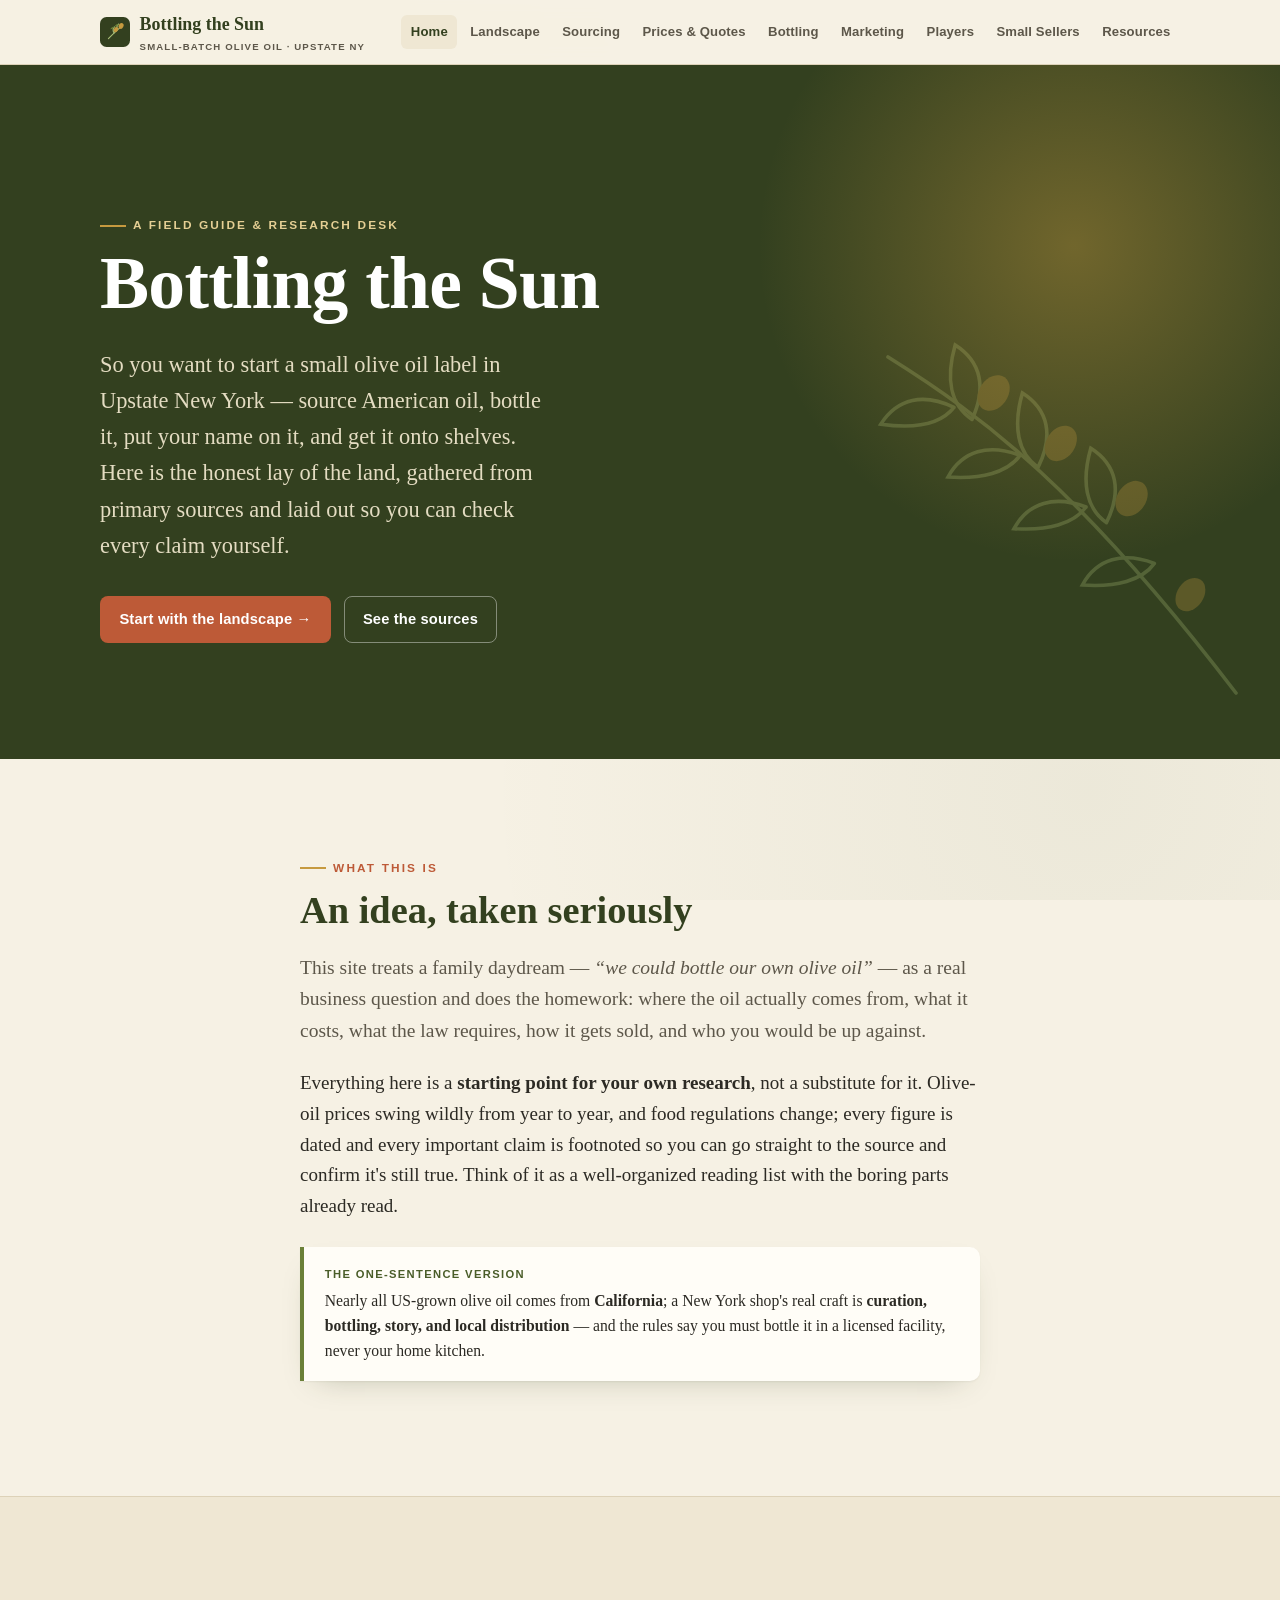
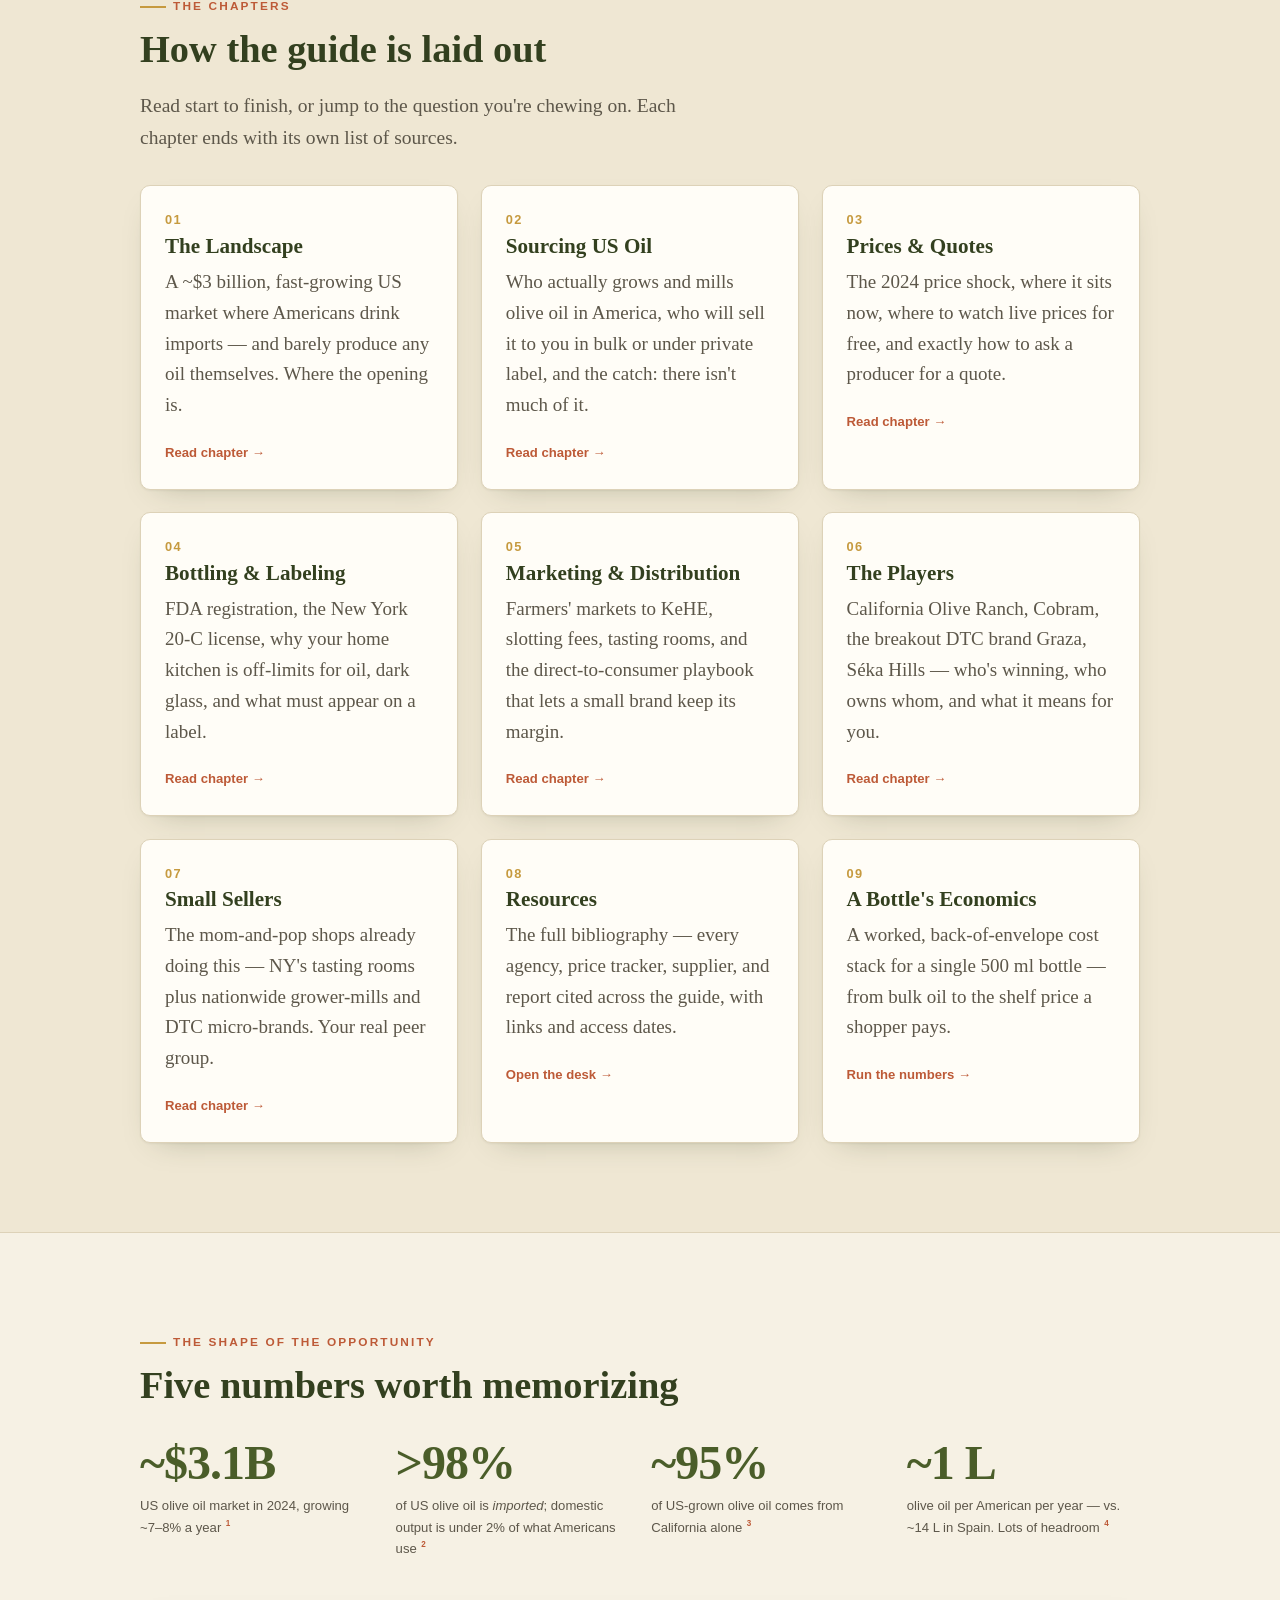
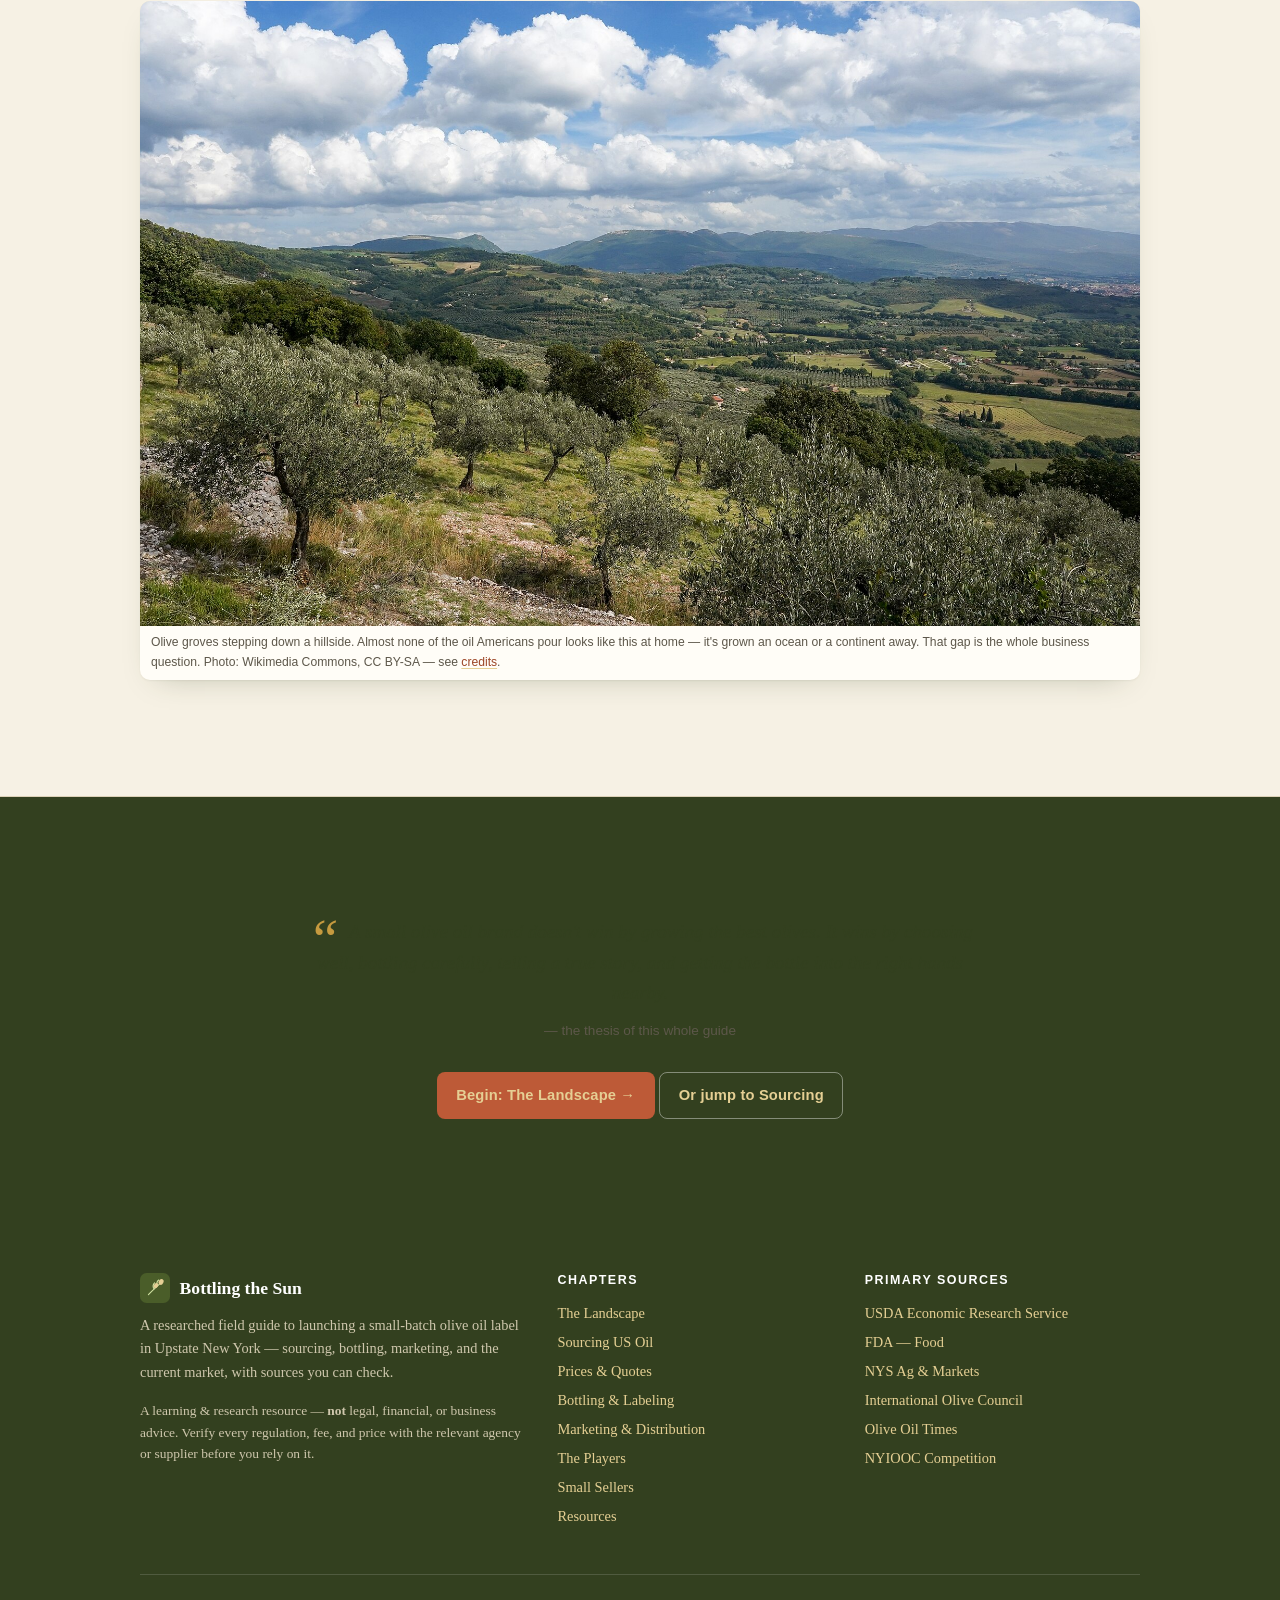
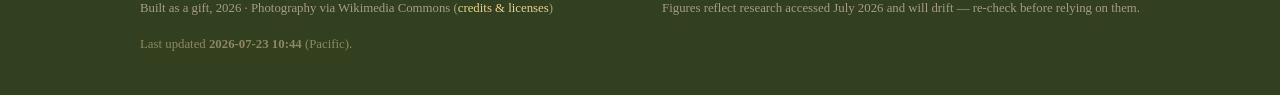
<file: index.html>
<!DOCTYPE html>
<html lang="en">
<head>
<meta charset="utf-8">
<meta name="viewport" content="width=device-width, initial-scale=1">
<title>Bottling the Sun — Starting a Small Olive Oil Business in Upstate New York</title>
<meta name="description" content="A researched field guide for a mom-and-pop startup that wants to source US-grown olive oil, bottle and label it in Upstate New York, and sell it — the market, sourcing, prices, regulations, marketing, and the current players. With sources.">
<link rel="icon" type="image/svg+xml" href="assets/svg/favicon.svg">
<link rel="stylesheet" href="css/style.css">
<script src="js/analytics.js"></script>
</head>
<body>

<header class="site-head">
  <div class="wrap nav">
    <a class="brand" href="index.html">
      <svg class="mark" viewBox="0 0 64 64" aria-hidden="true"><rect width="64" height="64" rx="14" fill="#33401f"/><g fill="none" stroke="#a9bd77" stroke-width="2.4" stroke-linecap="round"><path d="M18 46 C 26 38, 34 30, 46 20"/><path d="M30 34 C 27 29, 27 25, 31 21"/><path d="M37 27 C 35 22, 36 18, 40 15"/></g><g fill="#c69a3f"><ellipse cx="45" cy="19" rx="5" ry="6.4" transform="rotate(28 45 19)"/><ellipse cx="34" cy="27" rx="4.4" ry="5.8" transform="rotate(28 34 27)"/></g><g fill="#6b8038"><path d="M31 21 C 27 20, 24 22, 22 26 C 26 26, 29 25, 31 21 Z"/><path d="M40 15 C 36 14, 33 16, 31 20 C 35 20, 38 19, 40 15 Z"/></g></svg>
      <span>Bottling&nbsp;the&nbsp;Sun<small>Small-batch olive oil · Upstate NY</small></span>
    </a>
    <button class="nav-toggle" aria-label="Menu" aria-expanded="false">☰</button>
    <nav class="nav-links" id="nav">
      <a href="index.html">Home</a>
      <a href="landscape.html">Landscape</a>
      <a href="sourcing.html">Sourcing</a>
      <a href="pricing.html">Prices &amp; Quotes</a>
      <a href="bottling.html">Bottling</a>
      <a href="marketing.html">Marketing</a>
      <a href="players.html">Players</a>
      <a href="sellers.html">Small Sellers</a>
      <a href="resources.html">Resources</a>
    </nav>
  </div>
</header>

<section class="hero">
  <img class="hero-branch" src="assets/svg/branch-decor.svg" alt="" aria-hidden="true">
  <div class="wrap hero-inner">
    <p class="kicker" style="color:var(--gold-soft)">A field guide &amp; research desk</p>
    <h1>Bottling the&nbsp;Sun</h1>
    <p class="lede">So you want to start a small olive&nbsp;oil label in Upstate New York — source American oil, bottle it, put your name on it, and get it onto shelves. Here is the honest lay of the land, gathered from primary sources and laid out so you can check every claim yourself.</p>
    <div class="cta-row">
      <a class="btn btn-primary" href="landscape.html">Start with the landscape →</a>
      <a class="btn btn-ghost" href="resources.html">See the sources</a>
    </div>
  </div>
</section>

<section class="band">
  <div class="wrap narrow">
    <p class="kicker">What this is</p>
    <h2>An idea, taken seriously</h2>
    <p class="lede">This site treats a family daydream — <em>“we could bottle our own olive oil”</em> — as a real business question and does the homework: where the oil actually comes from, what it costs, what the law requires, how it gets sold, and who you would be up against.</p>
    <p>Everything here is a <strong>starting point for your own research</strong>, not a substitute for it. Olive-oil prices swing wildly from year to year, and food regulations change; every figure is dated and every important claim is footnoted so you can go straight to the source and confirm it's still true. Think of it as a well-organized reading list with the boring parts already read.</p>
    <div class="callout tip">
      <span class="tag">The one-sentence version</span>
      Nearly all US-grown olive oil comes from <strong>California</strong>; a New York shop's real craft is <strong>curation, bottling, story, and local distribution</strong> — and the rules say you must bottle it in a licensed facility, never your home kitchen.
    </div>
  </div>
</section>

<section class="band tint">
  <div class="wrap">
    <p class="kicker">The chapters</p>
    <h2>How the guide is laid out</h2>
    <p class="lede" style="max-width:60ch">Read start to finish, or jump to the question you're chewing on. Each chapter ends with its own list of sources.</p>
    <div class="grid cols-3" style="margin-top:2rem">

      <a class="card" href="landscape.html">
        <div class="num">01</div>
        <h3>The Landscape</h3>
        <p class="muted">A ~$3&nbsp;billion, fast-growing US market where Americans drink imports — and barely produce any oil themselves. Where the opening is.</p>
        <div class="go">Read chapter →</div>
      </a>

      <a class="card" href="sourcing.html">
        <div class="num">02</div>
        <h3>Sourcing US Oil</h3>
        <p class="muted">Who actually grows and mills olive oil in America, who will sell it to you in bulk or under private label, and the catch: there isn't much of it.</p>
        <div class="go">Read chapter →</div>
      </a>

      <a class="card" href="pricing.html">
        <div class="num">03</div>
        <h3>Prices &amp; Quotes</h3>
        <p class="muted">The 2024 price shock, where it sits now, where to watch live prices for free, and exactly how to ask a producer for a quote.</p>
        <div class="go">Read chapter →</div>
      </a>

      <a class="card" href="bottling.html">
        <div class="num">04</div>
        <h3>Bottling &amp; Labeling</h3>
        <p class="muted">FDA registration, the New York 20-C license, why your home kitchen is off-limits for oil, dark glass, and what must appear on a label.</p>
        <div class="go">Read chapter →</div>
      </a>

      <a class="card" href="marketing.html">
        <div class="num">05</div>
        <h3>Marketing &amp; Distribution</h3>
        <p class="muted">Farmers' markets to KeHE, slotting fees, tasting rooms, and the direct-to-consumer playbook that lets a small brand keep its margin.</p>
        <div class="go">Read chapter →</div>
      </a>

      <a class="card" href="players.html">
        <div class="num">06</div>
        <h3>The Players</h3>
        <p class="muted">California Olive Ranch, Cobram, the breakout DTC brand Graza, Séka Hills — who's winning, who owns whom, and what it means for you.</p>
        <div class="go">Read chapter →</div>
      </a>

      <a class="card" href="sellers.html">
        <div class="num">07</div>
        <h3>Small Sellers</h3>
        <p class="muted">The mom-and-pop shops already doing this — NY's tasting rooms plus nationwide grower-mills and DTC micro-brands. Your real peer group.</p>
        <div class="go">Read chapter →</div>
      </a>

      <a class="card" href="resources.html">
        <div class="num">08</div>
        <h3>Resources</h3>
        <p class="muted">The full bibliography — every agency, price tracker, supplier, and report cited across the guide, with links and access dates.</p>
        <div class="go">Open the desk →</div>
      </a>

      <a class="card" href="pricing.html#worksheet">
        <div class="num">09</div>
        <h3>A Bottle's Economics</h3>
        <p class="muted">A worked, back-of-envelope cost stack for a single 500&nbsp;ml bottle — from bulk oil to the shelf price a shopper pays.</p>
        <div class="go">Run the numbers →</div>
      </a>

    </div>
  </div>
</section>

<section class="band">
  <div class="wrap">
    <p class="kicker">The shape of the opportunity</p>
    <h2>Five numbers worth memorizing</h2>
    <div class="grid cols-4" style="margin-top:2rem">
      <div class="stat"><div class="fig">~$3.1B</div><div class="lab">US olive oil market in 2024, growing ~7–8% a year <a class="cite" href="landscape.html#s-market">1</a></div></div>
      <div class="stat"><div class="fig">&gt;98%</div><div class="lab">of US olive oil is <em>imported</em>; domestic output is under 2% of what Americans use <a class="cite" href="sourcing.html#s-ers">2</a></div></div>
      <div class="stat"><div class="fig">~95%</div><div class="lab">of US-grown olive oil comes from California alone <a class="cite" href="sourcing.html#s-oot-ca">3</a></div></div>
      <div class="stat"><div class="fig">~1&nbsp;L</div><div class="lab">olive oil per American per year — vs. ~14&nbsp;L in Spain. Lots of headroom <a class="cite" href="landscape.html#s-percap">4</a></div></div>
    </div>
    <figure class="photo" style="margin-top:2.6rem">
      <img src="assets/photos/grove.jpg" alt="Olive groves on terraced hillsides rolling toward a distant valley" loading="lazy">
      <figcaption>Olive groves stepping down a hillside. Almost none of the oil Americans pour looks like this at home — it's grown an ocean or a continent away. That gap is the whole business question. <span class="muted">Photo: Wikimedia Commons, CC BY-SA — see <a href="assets/photos/CREDITS.md">credits</a>.</span></figcaption>
    </figure>
  </div>
</section>

<section class="band deep">
  <div class="wrap narrow center">
    <blockquote class="pullquote">
      A small olive oil brand doesn't win by growing the best olives. It wins by choosing well, bottling carefully, telling a true story, and getting the bottle into the right hands nearby.
      <cite>— the thesis of this whole guide</cite>
    </blockquote>
    <div class="cta-row" style="justify-content:center">
      <a class="btn btn-primary" href="landscape.html">Begin: The Landscape →</a>
      <a class="btn btn-ghost" href="sourcing.html">Or jump to Sourcing</a>
    </div>
  </div>
</section>

<footer class="site-foot">
  <div class="wrap">
    <div class="foot-grid">
      <div>
        <div class="foot-brand">
          <svg class="mark" viewBox="0 0 64 64" aria-hidden="true"><rect width="64" height="64" rx="14" fill="#4a5d29"/><g fill="none" stroke="#cfe0a0" stroke-width="2.4" stroke-linecap="round"><path d="M18 46 C 26 38, 34 30, 46 20"/><path d="M30 34 C 27 29, 27 25, 31 21"/><path d="M37 27 C 35 22, 36 18, 40 15"/></g><g fill="#e5cf94"><ellipse cx="45" cy="19" rx="5" ry="6.4" transform="rotate(28 45 19)"/><ellipse cx="34" cy="27" rx="4.4" ry="5.8" transform="rotate(28 34 27)"/></g></svg>
          Bottling the Sun
        </div>
        <p>A researched field guide to launching a small-batch olive oil label in Upstate New York — sourcing, bottling, marketing, and the current market, with sources you can check.</p>
        <p class="small">A learning &amp; research resource — <strong>not</strong> legal, financial, or business advice. Verify every regulation, fee, and price with the relevant agency or supplier before you rely on it.</p>
      </div>
      <div>
        <h4>Chapters</h4>
        <ul>
          <li><a href="landscape.html">The Landscape</a></li>
          <li><a href="sourcing.html">Sourcing US Oil</a></li>
          <li><a href="pricing.html">Prices &amp; Quotes</a></li>
          <li><a href="bottling.html">Bottling &amp; Labeling</a></li>
          <li><a href="marketing.html">Marketing &amp; Distribution</a></li>
          <li><a href="players.html">The Players</a></li>
          <li><a href="sellers.html">Small Sellers</a></li>
          <li><a href="resources.html">Resources</a></li>
        </ul>
      </div>
      <div>
        <h4>Primary sources</h4>
        <ul>
          <li><a href="https://www.ers.usda.gov/" rel="noopener">USDA Economic Research Service</a></li>
          <li><a href="https://www.fda.gov/food" rel="noopener">FDA — Food</a></li>
          <li><a href="https://agriculture.ny.gov/" rel="noopener">NYS Ag &amp; Markets</a></li>
          <li><a href="https://www.internationaloliveoil.org/" rel="noopener">International Olive Council</a></li>
          <li><a href="https://www.oliveoiltimes.com/" rel="noopener">Olive Oil Times</a></li>
          <li><a href="https://nyiooc.org/" rel="noopener">NYIOOC Competition</a></li>
        </ul>
      </div>
    </div>
    <div class="foot-bottom">
      <span>Built as a gift, <span data-year>2026</span> · Photography via Wikimedia Commons (<a href="assets/photos/CREDITS.md">credits &amp; licenses</a>)</span>
      <span>Figures reflect research accessed July&nbsp;2026 and will drift — re-check before relying on them.</span>
      <span style="flex-basis:100%;color:#8f875f">Last updated <strong>2026-07-23 10:44</strong> (Pacific).</span>
    </div>
  </div>
</footer>

<script src="js/site.js" defer></script>
</body>
</html>
</file>
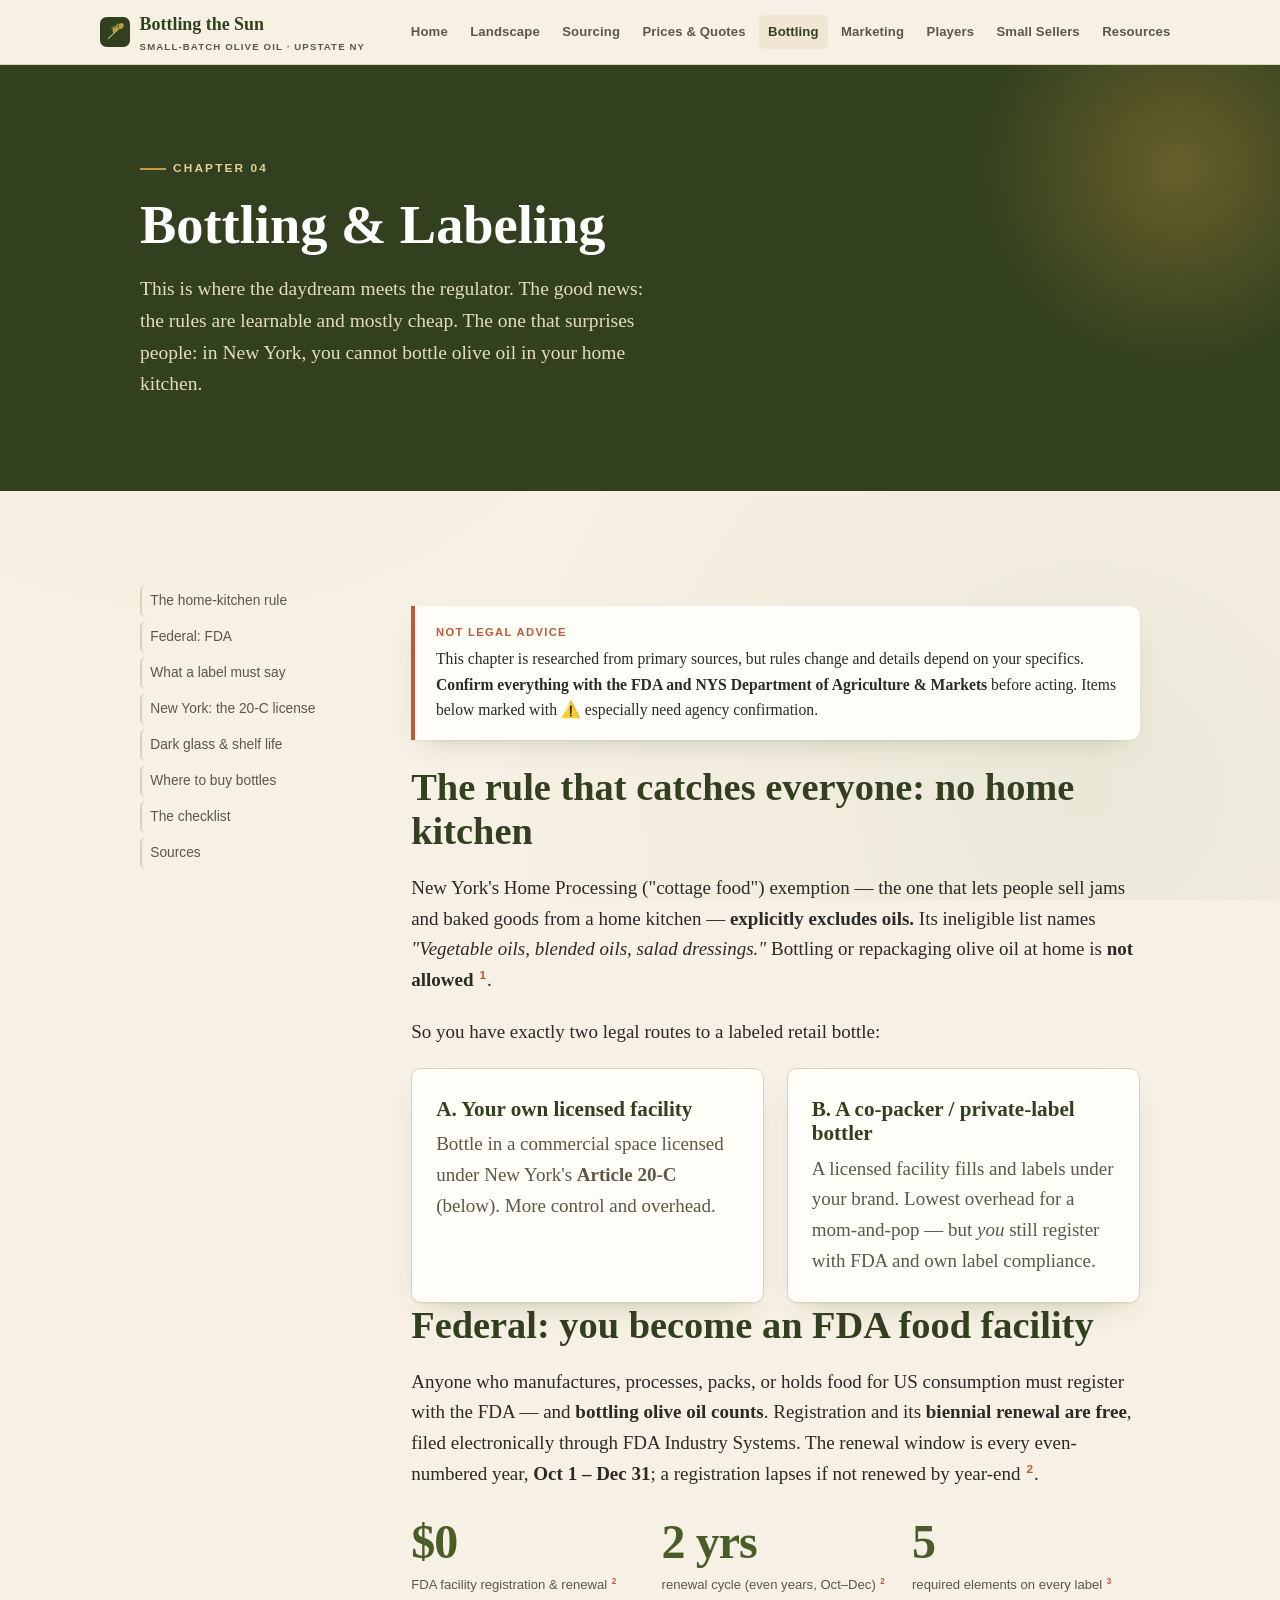
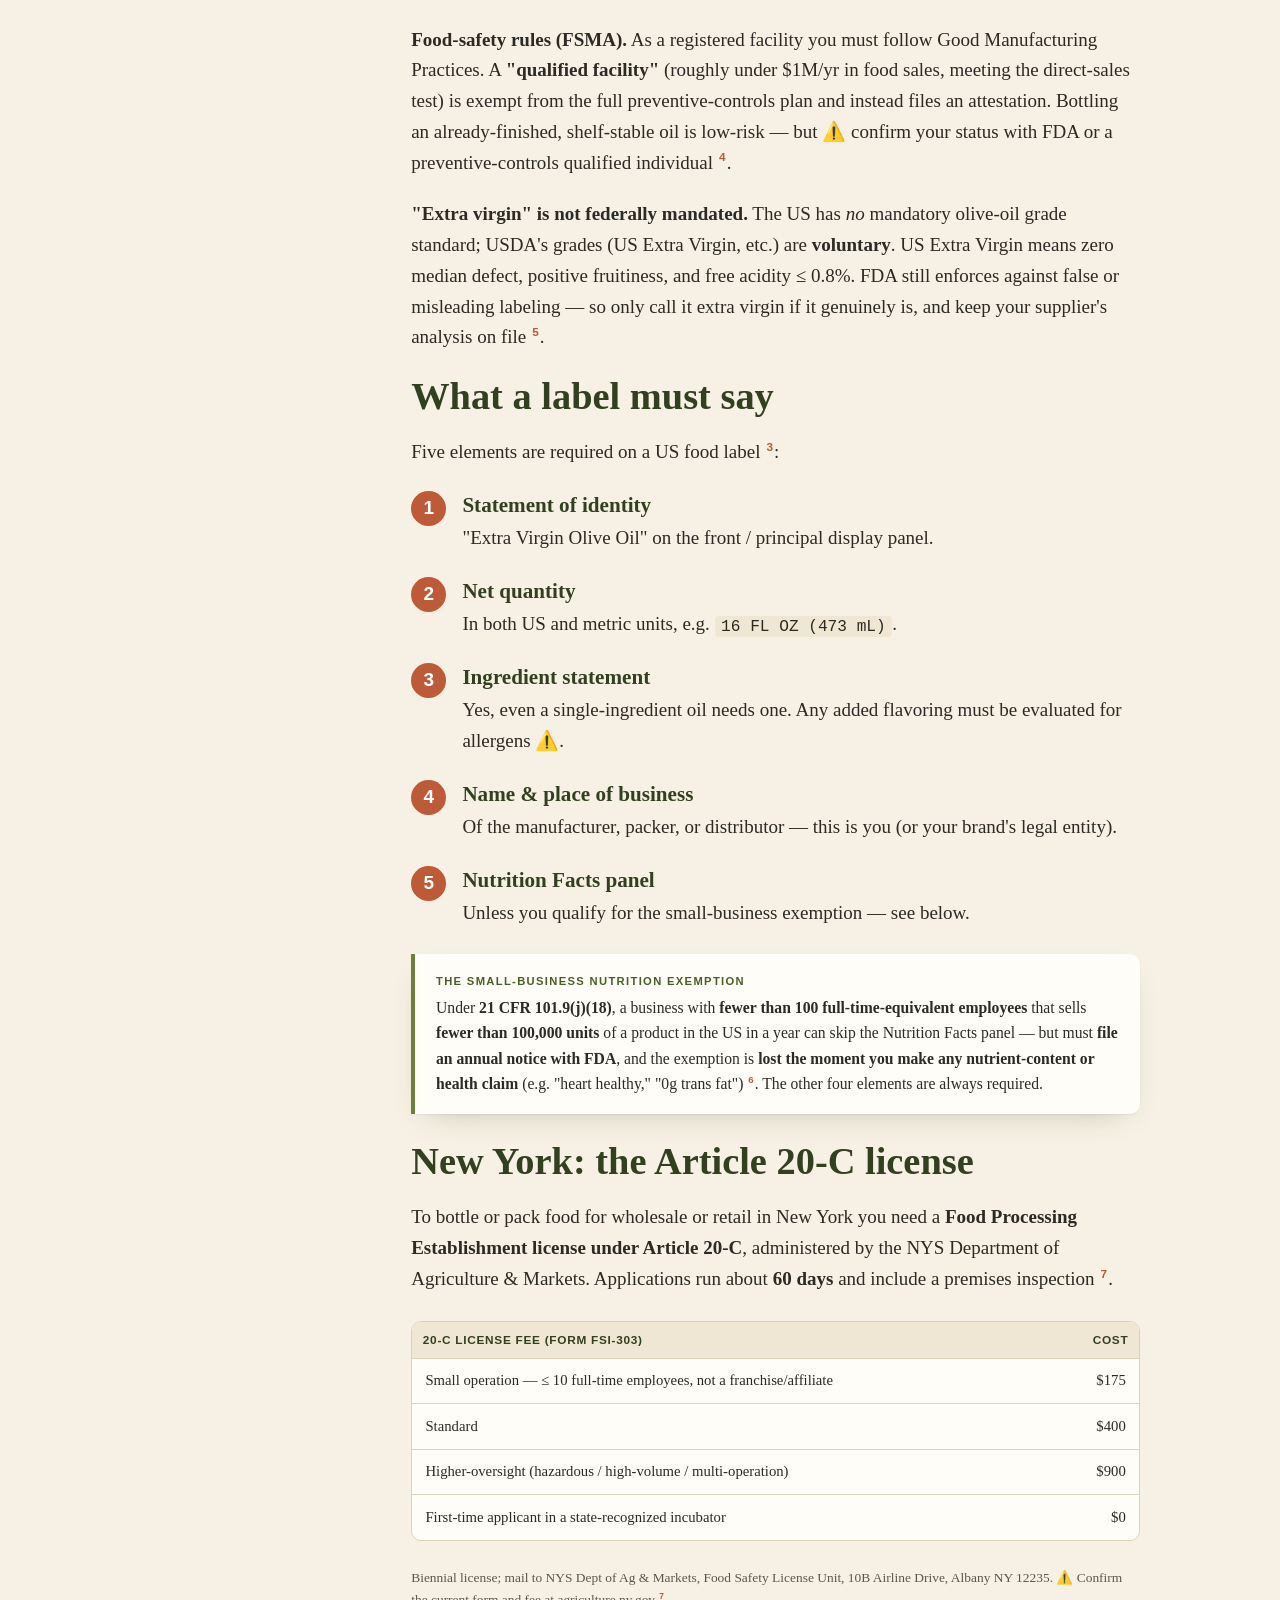
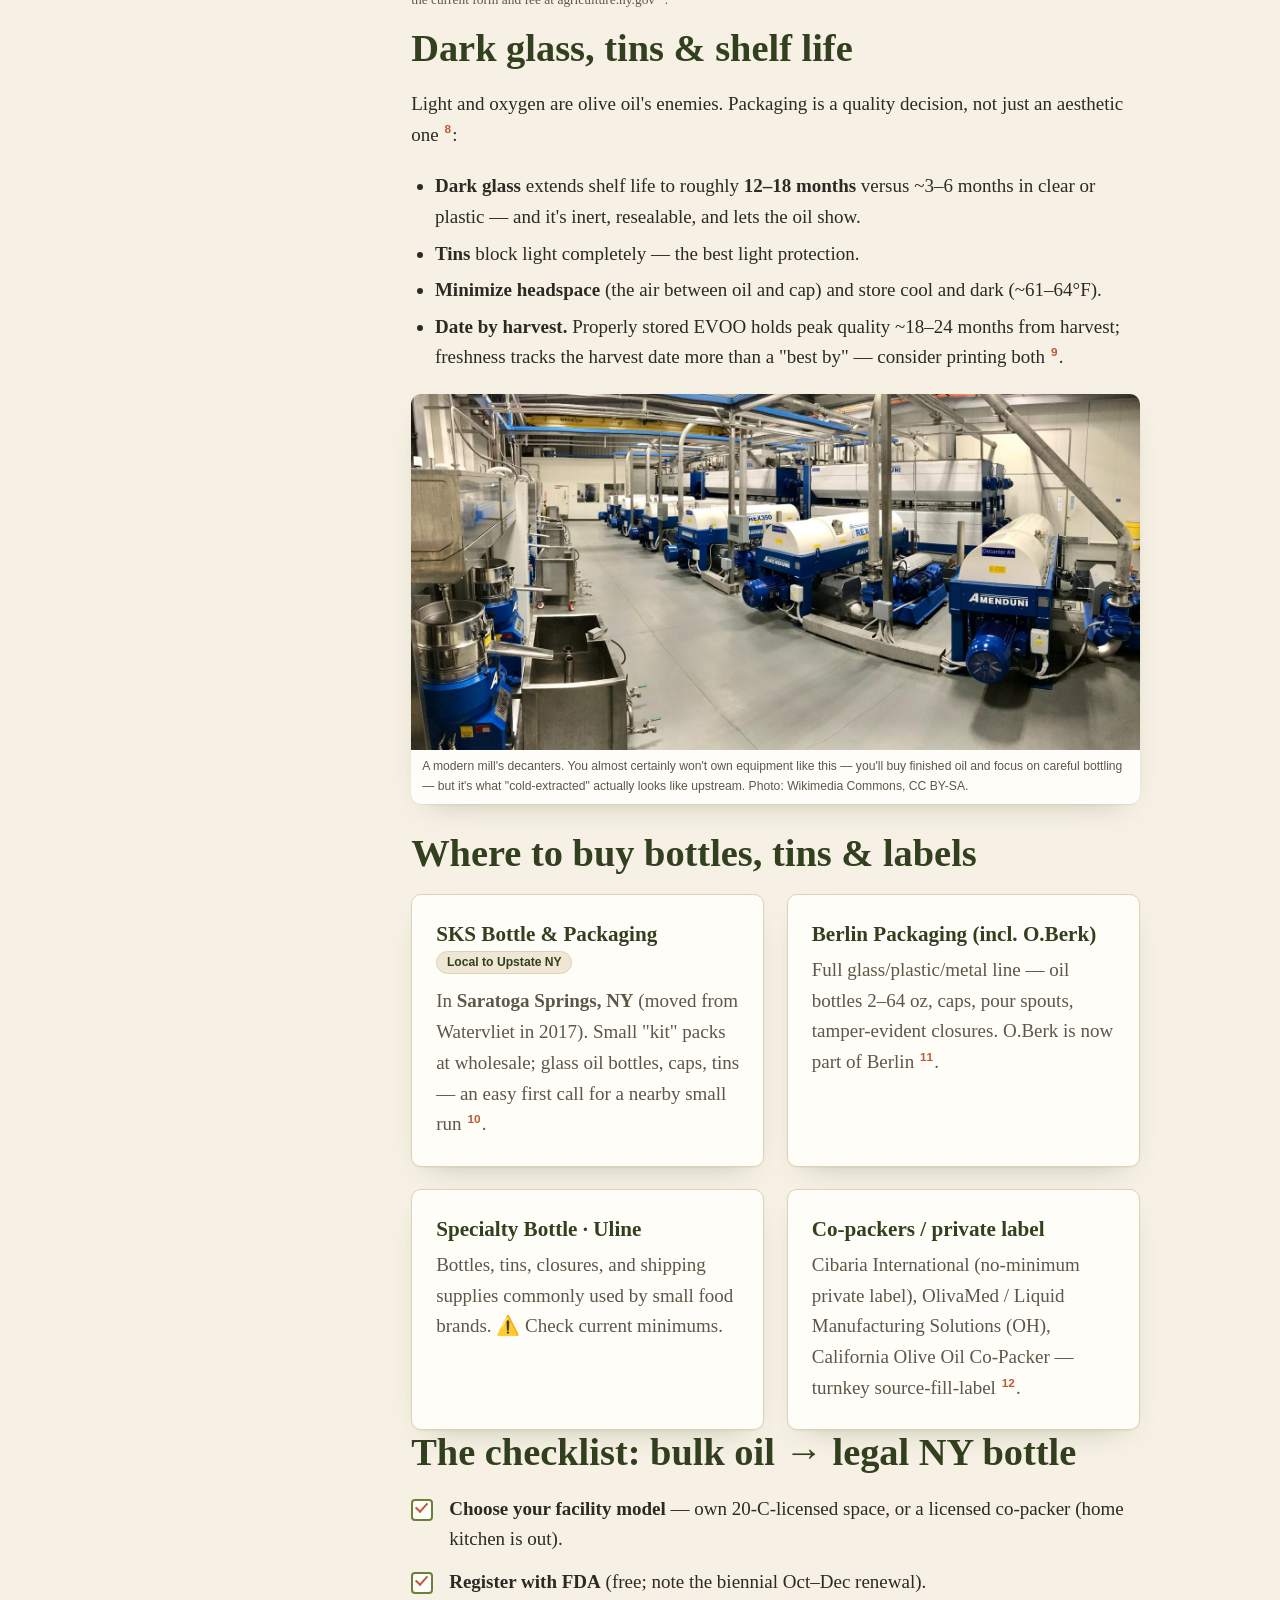
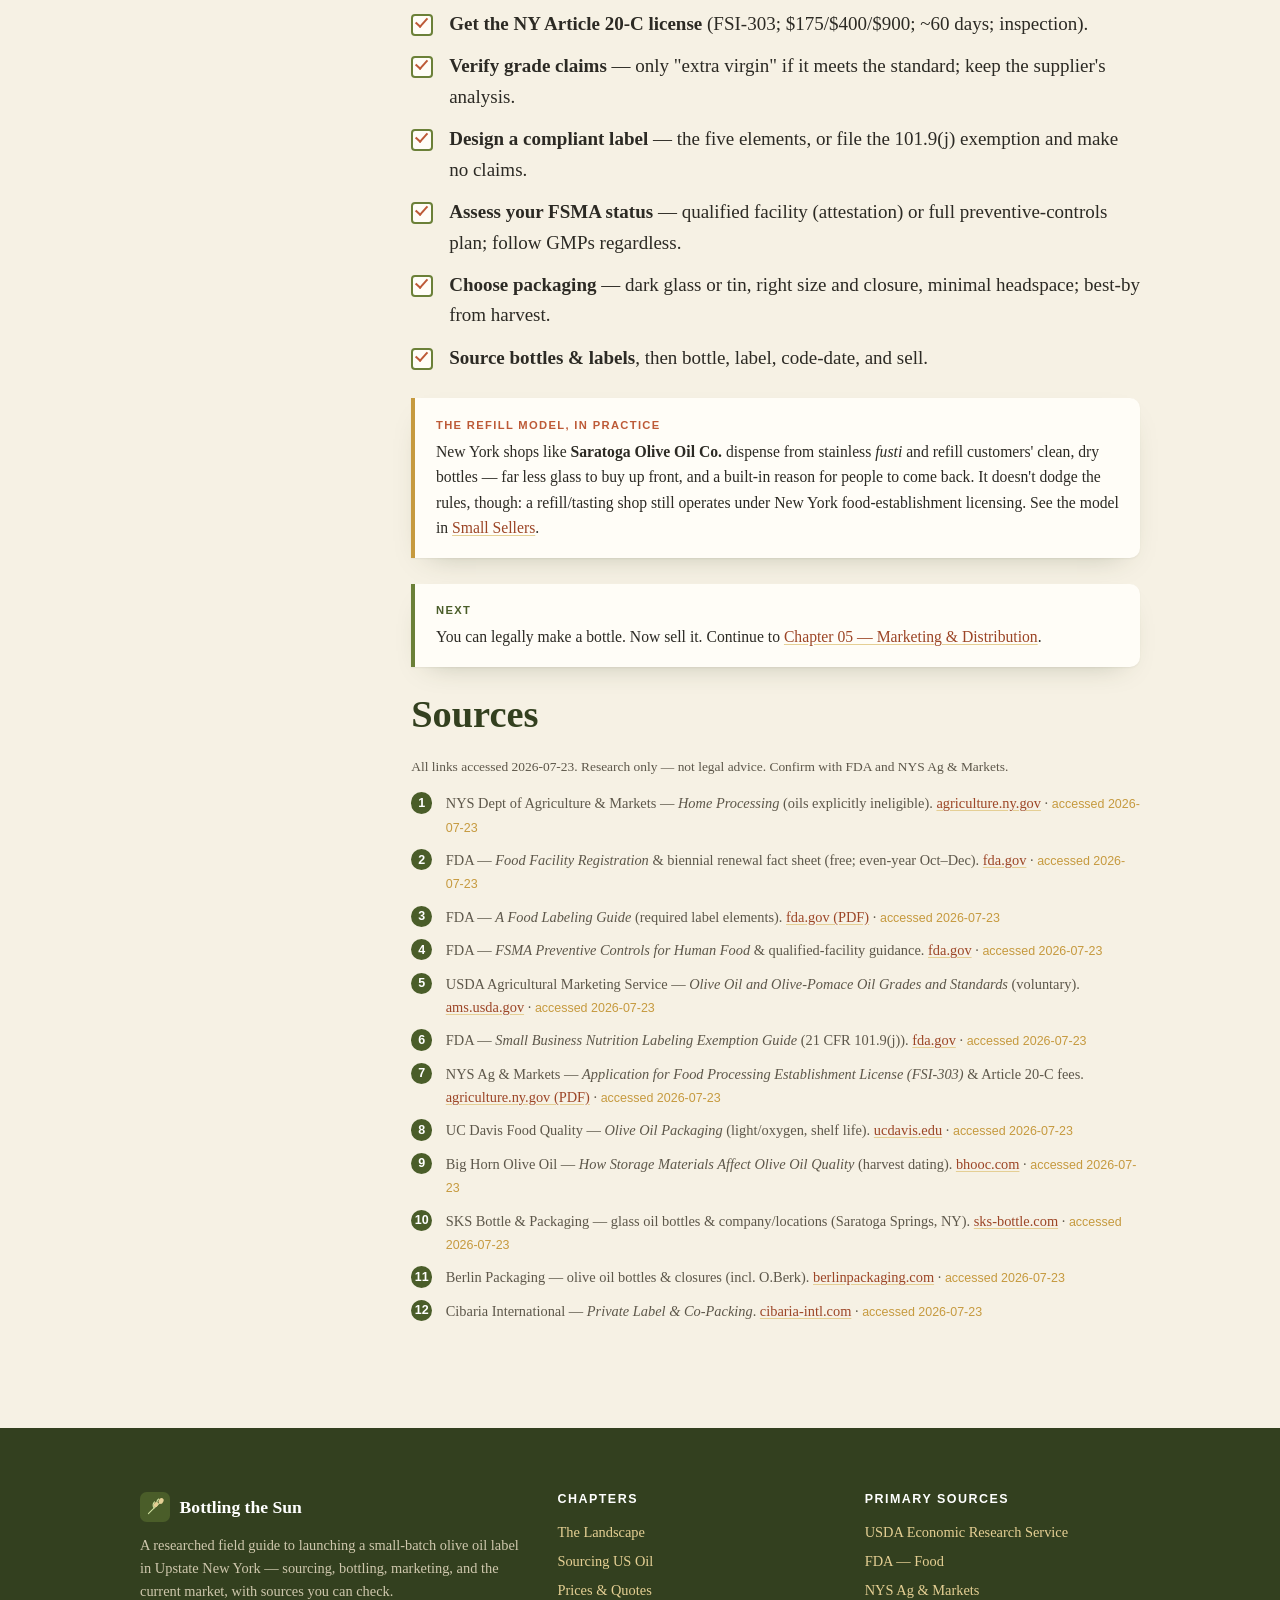
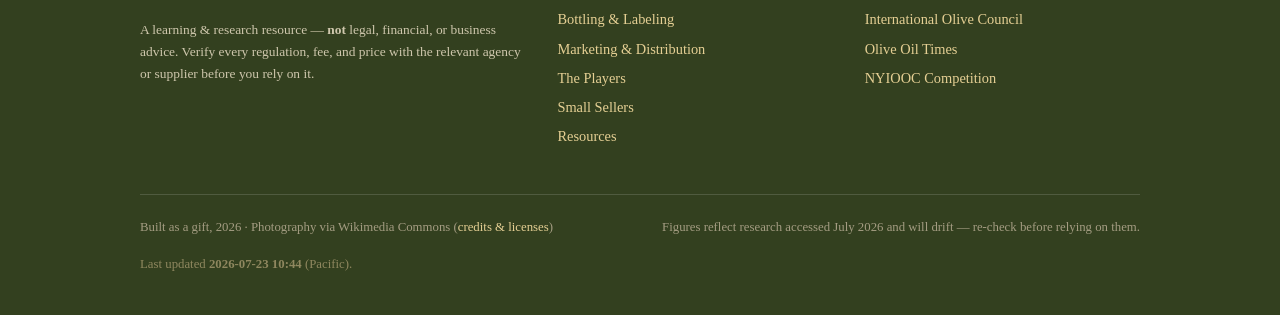
<file: bottling.html>
<!DOCTYPE html>
<html lang="en">
<head>
<meta charset="utf-8">
<meta name="viewport" content="width=device-width, initial-scale=1">
<title>Bottling, Labeling &amp; the Rules in New York | Bottling the Sun</title>
<meta name="description" content="FDA food-facility registration, the New York Article 20-C license, why home kitchens can't bottle oil, dark glass and shelf life, required label elements, the small-business nutrition exemption, and a step-by-step checklist.">
<link rel="icon" type="image/svg+xml" href="assets/svg/favicon.svg">
<link rel="stylesheet" href="css/style.css">
<script src="js/analytics.js"></script>
</head>
<body>

<header class="site-head">
  <div class="wrap nav">
    <a class="brand" href="index.html">
      <svg class="mark" viewBox="0 0 64 64" aria-hidden="true"><rect width="64" height="64" rx="14" fill="#33401f"/><g fill="none" stroke="#a9bd77" stroke-width="2.4" stroke-linecap="round"><path d="M18 46 C 26 38, 34 30, 46 20"/><path d="M30 34 C 27 29, 27 25, 31 21"/><path d="M37 27 C 35 22, 36 18, 40 15"/></g><g fill="#c69a3f"><ellipse cx="45" cy="19" rx="5" ry="6.4" transform="rotate(28 45 19)"/><ellipse cx="34" cy="27" rx="4.4" ry="5.8" transform="rotate(28 34 27)"/></g><g fill="#6b8038"><path d="M31 21 C 27 20, 24 22, 22 26 C 26 26, 29 25, 31 21 Z"/><path d="M40 15 C 36 14, 33 16, 31 20 C 35 20, 38 19, 40 15 Z"/></g></svg>
      <span>Bottling&nbsp;the&nbsp;Sun<small>Small-batch olive oil · Upstate NY</small></span>
    </a>
    <button class="nav-toggle" aria-label="Menu" aria-expanded="false">☰</button>
    <nav class="nav-links" id="nav">
      <a href="index.html">Home</a>
      <a href="landscape.html">Landscape</a>
      <a href="sourcing.html">Sourcing</a>
      <a href="pricing.html">Prices &amp; Quotes</a>
      <a href="bottling.html">Bottling</a>
      <a href="marketing.html">Marketing</a>
      <a href="players.html">Players</a>
      <a href="sellers.html">Small Sellers</a>
      <a href="resources.html">Resources</a>
    </nav>
  </div>
</header>

<section class="page-hero">
  <div class="wrap">
    <p class="kicker">Chapter 04</p>
    <h1>Bottling &amp; Labeling</h1>
    <p class="lede">This is where the daydream meets the regulator. The good news: the rules are learnable and mostly cheap. The one that surprises people: in New York, you cannot bottle olive oil in your home kitchen.</p>
  </div>
</section>

<div class="band">
  <div class="wrap with-toc">
    <nav class="toc" aria-label="On this page">
      <ul>
        <li><a href="#homekitchen">The home-kitchen rule</a></li>
        <li><a href="#federal">Federal: FDA</a></li>
        <li><a href="#label">What a label must say</a></li>
        <li><a href="#ny">New York: the 20-C license</a></li>
        <li><a href="#glass">Dark glass &amp; shelf life</a></li>
        <li><a href="#suppliers">Where to buy bottles</a></li>
        <li><a href="#checklist">The checklist</a></li>
        <li><a href="#sources">Sources</a></li>
      </ul>
    </nav>

    <div>
      <div class="callout warn">
        <span class="tag">Not legal advice</span>
        This chapter is researched from primary sources, but rules change and details depend on your specifics. <strong>Confirm everything with the FDA and NYS Department of Agriculture &amp; Markets</strong> before acting. Items below marked with ⚠️ especially need agency confirmation.
      </div>

      <h2 id="homekitchen">The rule that catches everyone: no home kitchen</h2>
      <p>New York's Home Processing ("cottage food") exemption — the one that lets people sell jams and baked goods from a home kitchen — <strong>explicitly excludes oils.</strong> Its ineligible list names <em>"Vegetable oils, blended oils, salad dressings."</em> Bottling or repackaging olive oil at home is <strong>not allowed</strong> <a class="cite" href="#s-homeproc" id="s-homeproc">1</a>.</p>
      <p>So you have exactly two legal routes to a labeled retail bottle:</p>
      <div class="grid cols-2">
        <div class="card"><h3>A. Your own licensed facility</h3><p class="muted">Bottle in a commercial space licensed under New York's <strong>Article 20-C</strong> (below). More control and overhead.</p></div>
        <div class="card"><h3>B. A co-packer / private-label bottler</h3><p class="muted">A licensed facility fills and labels under your brand. Lowest overhead for a mom-and-pop — but <em>you</em> still register with FDA and own label compliance.</p></div>
      </div>

      <h2 id="federal">Federal: you become an FDA food facility</h2>
      <p>Anyone who manufactures, processes, packs, or holds food for US consumption must register with the FDA — and <strong>bottling olive oil counts</strong>. Registration and its <strong>biennial renewal are free</strong>, filed electronically through FDA Industry Systems. The renewal window is every even-numbered year, <strong>Oct 1 – Dec 31</strong>; a registration lapses if not renewed by year-end <a class="cite" href="#s-ffr" id="s-ffr">2</a>.</p>
      <div class="grid cols-3" style="margin:1.8rem 0">
        <div class="stat"><div class="fig">$0</div><div class="lab">FDA facility registration &amp; renewal <a class="cite" href="#s-ffr">2</a></div></div>
        <div class="stat"><div class="fig">2 yrs</div><div class="lab">renewal cycle (even years, Oct–Dec) <a class="cite" href="#s-ffr">2</a></div></div>
        <div class="stat"><div class="fig">5</div><div class="lab">required elements on every label <a class="cite" href="#s-labelguide">3</a></div></div>
      </div>
      <p><strong>Food-safety rules (FSMA).</strong> As a registered facility you must follow Good Manufacturing Practices. A <strong>"qualified facility"</strong> (roughly under $1M/yr in food sales, meeting the direct-sales test) is exempt from the full preventive-controls plan and instead files an attestation. Bottling an already-finished, shelf-stable oil is low-risk — but ⚠️ confirm your status with FDA or a preventive-controls qualified individual <a class="cite" href="#s-fsma">4</a>.</p>
      <p><strong>"Extra virgin" is not federally mandated.</strong> The US has <em>no</em> mandatory olive-oil grade standard; USDA's grades (US Extra Virgin, etc.) are <strong>voluntary</strong>. US Extra Virgin means zero median defect, positive fruitiness, and free acidity ≤ 0.8%. FDA still enforces against false or misleading labeling — so only call it extra virgin if it genuinely is, and keep your supplier's analysis on file <a class="cite" href="#s-usda">5</a>.</p>

      <h2 id="label">What a label must say</h2>
      <p>Five elements are required on a US food label <a class="cite" href="#s-labelguide">3</a>:</p>
      <ol class="steps">
        <li><h3>Statement of identity</h3><p>"Extra Virgin Olive Oil" on the front / principal display panel.</p></li>
        <li><h3>Net quantity</h3><p>In both US and metric units, e.g. <code>16 FL OZ (473 mL)</code>.</p></li>
        <li><h3>Ingredient statement</h3><p>Yes, even a single-ingredient oil needs one. Any added flavoring must be evaluated for allergens ⚠️.</p></li>
        <li><h3>Name &amp; place of business</h3><p>Of the manufacturer, packer, or distributor — this is you (or your brand's legal entity).</p></li>
        <li><h3>Nutrition Facts panel</h3><p>Unless you qualify for the small-business exemption — see below.</p></li>
      </ol>
      <div class="callout tip">
        <span class="tag">The small-business nutrition exemption</span>
        Under <strong>21 CFR 101.9(j)(18)</strong>, a business with <strong>fewer than 100 full-time-equivalent employees</strong> that sells <strong>fewer than 100,000 units</strong> of a product in the US in a year can skip the Nutrition Facts panel — but must <strong>file an annual notice with FDA</strong>, and the exemption is <strong>lost the moment you make any nutrient-content or health claim</strong> (e.g. "heart healthy," "0g trans fat") <a class="cite" href="#s-smallbiz" id="s-smallbiz">6</a>. The other four elements are always required.
      </div>

      <h2 id="ny">New York: the Article 20-C license</h2>
      <p>To bottle or pack food for wholesale or retail in New York you need a <strong>Food Processing Establishment license under Article 20-C</strong>, administered by the NYS Department of Agriculture &amp; Markets. Applications run about <strong>60 days</strong> and include a premises inspection <a class="cite" href="#s-20c" id="s-20c">7</a>.</p>
      <div class="table-scroll">
        <table>
          <thead><tr><th>20-C license fee (form FSI-303)</th><th class="num">Cost</th></tr></thead>
          <tbody>
            <tr><td>Small operation — ≤ 10 full-time employees, not a franchise/affiliate</td><td class="num">$175</td></tr>
            <tr><td>Standard</td><td class="num">$400</td></tr>
            <tr><td>Higher-oversight (hazardous / high-volume / multi-operation)</td><td class="num">$900</td></tr>
            <tr><td>First-time applicant in a state-recognized incubator</td><td class="num">$0</td></tr>
          </tbody>
        </table>
      </div>
      <p class="small muted">Biennial license; mail to NYS Dept of Ag &amp; Markets, Food Safety License Unit, 10B Airline Drive, Albany NY 12235. ⚠️ Confirm the current form and fee at agriculture.ny.gov <a class="cite" href="#s-20c">7</a>.</p>

      <h2 id="glass">Dark glass, tins &amp; shelf life</h2>
      <p>Light and oxygen are olive oil's enemies. Packaging is a quality decision, not just an aesthetic one <a class="cite" href="#s-ucdavis" id="s-ucdavis">8</a>:</p>
      <ul>
        <li><strong>Dark glass</strong> extends shelf life to roughly <strong>12–18 months</strong> versus ~3–6 months in clear or plastic — and it's inert, resealable, and lets the oil show.</li>
        <li><strong>Tins</strong> block light completely — the best light protection.</li>
        <li><strong>Minimize headspace</strong> (the air between oil and cap) and store cool and dark (~61–64°F).</li>
        <li><strong>Date by harvest.</strong> Properly stored EVOO holds peak quality ~18–24 months from harvest; freshness tracks the harvest date more than a "best by" — consider printing both <a class="cite" href="#s-bhooc">9</a>.</li>
      </ul>

      <figure class="photo">
        <img src="assets/photos/mill.jpg" alt="Rows of modern stainless-steel olive-oil milling and decanter equipment in a clean facility" loading="lazy">
        <figcaption>A modern mill's decanters. You almost certainly won't own equipment like this — you'll buy finished oil and focus on careful bottling — but it's what "cold-extracted" actually looks like upstream. <span class="muted">Photo: Wikimedia Commons, CC BY-SA.</span></figcaption>
      </figure>

      <h2 id="suppliers">Where to buy bottles, tins &amp; labels</h2>
      <div class="grid cols-2">
        <div class="card"><h3>SKS Bottle &amp; Packaging <span class="pills" style="display:inline-flex;margin:0"><li>Local to Upstate NY</li></span></h3><p class="muted">In <strong>Saratoga Springs, NY</strong> (moved from Watervliet in 2017). Small "kit" packs at wholesale; glass oil bottles, caps, tins — an easy first call for a nearby small run <a class="cite" href="#s-sks">10</a>.</p></div>
        <div class="card"><h3>Berlin Packaging (incl. O.Berk)</h3><p class="muted">Full glass/plastic/metal line — oil bottles 2–64&nbsp;oz, caps, pour spouts, tamper-evident closures. O.Berk is now part of Berlin <a class="cite" href="#s-berlin">11</a>.</p></div>
        <div class="card"><h3>Specialty Bottle · Uline</h3><p class="muted">Bottles, tins, closures, and shipping supplies commonly used by small food brands. ⚠️ Check current minimums.</p></div>
        <div class="card"><h3>Co-packers / private label</h3><p class="muted">Cibaria International (no-minimum private label), OlivaMed / Liquid Manufacturing Solutions (OH), California Olive Oil Co-Packer — turnkey source-fill-label <a class="cite" href="#s-cibaria">12</a>.</p></div>
      </div>

      <h2 id="checklist">The checklist: bulk oil → legal NY bottle</h2>
      <ul class="checklist">
        <li><strong>Choose your facility model</strong> — own 20-C-licensed space, or a licensed co-packer (home kitchen is out).</li>
        <li><strong>Register with FDA</strong> (free; note the biennial Oct–Dec renewal).</li>
        <li><strong>Get the NY Article 20-C license</strong> (FSI-303; $175/$400/$900; ~60 days; inspection).</li>
        <li><strong>Verify grade claims</strong> — only "extra virgin" if it meets the standard; keep the supplier's analysis.</li>
        <li><strong>Design a compliant label</strong> — the five elements, or file the 101.9(j) exemption and make no claims.</li>
        <li><strong>Assess your FSMA status</strong> — qualified facility (attestation) or full preventive-controls plan; follow GMPs regardless.</li>
        <li><strong>Choose packaging</strong> — dark glass or tin, right size and closure, minimal headspace; best-by from harvest.</li>
        <li><strong>Source bottles &amp; labels</strong>, then bottle, label, code-date, and sell.</li>
      </ul>
      <div class="callout">
        <span class="tag">The refill model, in practice</span>
        New York shops like <strong>Saratoga Olive Oil Co.</strong> dispense from stainless <em>fusti</em> and refill customers' clean, dry bottles — far less glass to buy up front, and a built-in reason for people to come back. It doesn't dodge the rules, though: a refill/tasting shop still operates under New York food-establishment licensing. See the model in <a href="sellers.html#ny">Small Sellers</a>.
      </div>

      <div class="callout tip" style="margin-top:1.6rem">
        <span class="tag">Next</span>
        You can legally make a bottle. Now sell it. Continue to <a href="marketing.html">Chapter 05 — Marketing &amp; Distribution</a>.
      </div>

      <h2 id="sources">Sources</h2>
      <p class="small muted">All links accessed 2026-07-23. Research only — not legal advice. Confirm with FDA and NYS Ag &amp; Markets.</p>
      <ol class="source-list">
        <li id="s-homeproc">NYS Dept of Agriculture &amp; Markets — <em>Home Processing</em> (oils explicitly ineligible). <a href="https://agriculture.ny.gov/food-safety/home-processing" rel="noopener">agriculture.ny.gov</a> · <span class="accessed">accessed 2026-07-23</span></li>
        <li id="s-ffr">FDA — <em>Food Facility Registration</em> &amp; biennial renewal fact sheet (free; even-year Oct–Dec). <a href="https://www.fda.gov/food/hfp-constituent-updates/fda-reminds-animal-and-human-food-facilities-register-or-renew-their-food-facility-registration-ffr" rel="noopener">fda.gov</a> · <span class="accessed">accessed 2026-07-23</span></li>
        <li id="s-labelguide">FDA — <em>A Food Labeling Guide</em> (required label elements). <a href="https://www.fda.gov/files/food/published/Food-Labeling-Guide-(PDF).pdf" rel="noopener">fda.gov (PDF)</a> · <span class="accessed">accessed 2026-07-23</span></li>
        <li id="s-fsma">FDA — <em>FSMA Preventive Controls for Human Food</em> &amp; qualified-facility guidance. <a href="https://www.fda.gov/food/food-safety-modernization-act-fsma/fsma-final-rule-preventive-controls-human-food" rel="noopener">fda.gov</a> · <span class="accessed">accessed 2026-07-23</span></li>
        <li id="s-usda">USDA Agricultural Marketing Service — <em>Olive Oil and Olive-Pomace Oil Grades and Standards</em> (voluntary). <a href="https://www.ams.usda.gov/grades-standards/olive-oil-and-olive-pomace-oil-grades-and-standards" rel="noopener">ams.usda.gov</a> · <span class="accessed">accessed 2026-07-23</span></li>
        <li id="s-smallbiz">FDA — <em>Small Business Nutrition Labeling Exemption Guide</em> (21 CFR 101.9(j)). <a href="https://www.fda.gov/food/labeling-nutrition-guidance-documents-regulatory-information/small-business-nutrition-labeling-exemption-guide" rel="noopener">fda.gov</a> · <span class="accessed">accessed 2026-07-23</span></li>
        <li id="s-20c">NYS Ag &amp; Markets — <em>Application for Food Processing Establishment License (FSI-303)</em> &amp; Article 20-C fees. <a href="https://agriculture.ny.gov/system/files/documents/2025/06/fsi-303.pdf" rel="noopener">agriculture.ny.gov (PDF)</a> · <span class="accessed">accessed 2026-07-23</span></li>
        <li id="s-ucdavis">UC Davis Food Quality — <em>Olive Oil Packaging</em> (light/oxygen, shelf life). <a href="https://ucfoodquality.ucdavis.edu/olive-oil/olive-oil-packaging" rel="noopener">ucdavis.edu</a> · <span class="accessed">accessed 2026-07-23</span></li>
        <li id="s-bhooc">Big Horn Olive Oil — <em>How Storage Materials Affect Olive Oil Quality</em> (harvest dating). <a href="https://bhooc.com/blogs/articles/how-storage-materials-affect-olive-oil-quality" rel="noopener">bhooc.com</a> · <span class="accessed">accessed 2026-07-23</span></li>
        <li id="s-sks">SKS Bottle &amp; Packaging — glass oil bottles &amp; company/locations (Saratoga Springs, NY). <a href="https://www.sks-bottle.com/-p3-OilBottle.html" rel="noopener">sks-bottle.com</a> · <span class="accessed">accessed 2026-07-23</span></li>
        <li id="s-berlin">Berlin Packaging — olive oil bottles &amp; closures (incl. O.Berk). <a href="https://www.berlinpackaging.com/olive_oil_bottles/" rel="noopener">berlinpackaging.com</a> · <span class="accessed">accessed 2026-07-23</span></li>
        <li id="s-cibaria">Cibaria International — <em>Private Label &amp; Co-Packing</em>. <a href="https://www.cibaria-intl.com/private-label-co-packing/" rel="noopener">cibaria-intl.com</a> · <span class="accessed">accessed 2026-07-23</span></li>
      </ol>
    </div>
  </div>
</div>

<footer class="site-foot">
  <div class="wrap">
    <div class="foot-grid">
      <div>
        <div class="foot-brand">
          <svg class="mark" viewBox="0 0 64 64" aria-hidden="true"><rect width="64" height="64" rx="14" fill="#4a5d29"/><g fill="none" stroke="#cfe0a0" stroke-width="2.4" stroke-linecap="round"><path d="M18 46 C 26 38, 34 30, 46 20"/><path d="M30 34 C 27 29, 27 25, 31 21"/><path d="M37 27 C 35 22, 36 18, 40 15"/></g><g fill="#e5cf94"><ellipse cx="45" cy="19" rx="5" ry="6.4" transform="rotate(28 45 19)"/><ellipse cx="34" cy="27" rx="4.4" ry="5.8" transform="rotate(28 34 27)"/></g></svg>
          Bottling the Sun
        </div>
        <p>A researched field guide to launching a small-batch olive oil label in Upstate New York — sourcing, bottling, marketing, and the current market, with sources you can check.</p>
        <p class="small">A learning &amp; research resource — <strong>not</strong> legal, financial, or business advice. Verify every regulation, fee, and price with the relevant agency or supplier before you rely on it.</p>
      </div>
      <div>
        <h4>Chapters</h4>
        <ul>
          <li><a href="landscape.html">The Landscape</a></li>
          <li><a href="sourcing.html">Sourcing US Oil</a></li>
          <li><a href="pricing.html">Prices &amp; Quotes</a></li>
          <li><a href="bottling.html">Bottling &amp; Labeling</a></li>
          <li><a href="marketing.html">Marketing &amp; Distribution</a></li>
          <li><a href="players.html">The Players</a></li>
          <li><a href="sellers.html">Small Sellers</a></li>
          <li><a href="resources.html">Resources</a></li>
        </ul>
      </div>
      <div>
        <h4>Primary sources</h4>
        <ul>
          <li><a href="https://www.ers.usda.gov/" rel="noopener">USDA Economic Research Service</a></li>
          <li><a href="https://www.fda.gov/food" rel="noopener">FDA — Food</a></li>
          <li><a href="https://agriculture.ny.gov/" rel="noopener">NYS Ag &amp; Markets</a></li>
          <li><a href="https://www.internationaloliveoil.org/" rel="noopener">International Olive Council</a></li>
          <li><a href="https://www.oliveoiltimes.com/" rel="noopener">Olive Oil Times</a></li>
          <li><a href="https://nyiooc.org/" rel="noopener">NYIOOC Competition</a></li>
        </ul>
      </div>
    </div>
    <div class="foot-bottom">
      <span>Built as a gift, <span data-year>2026</span> · Photography via Wikimedia Commons (<a href="assets/photos/CREDITS.md">credits &amp; licenses</a>)</span>
      <span>Figures reflect research accessed July&nbsp;2026 and will drift — re-check before relying on them.</span>
      <span style="flex-basis:100%;color:#8f875f">Last updated <strong>2026-07-23 10:44</strong> (Pacific).</span>
    </div>
  </div>
</footer>

<script src="js/site.js" defer></script>
</body>
</html>
</file>
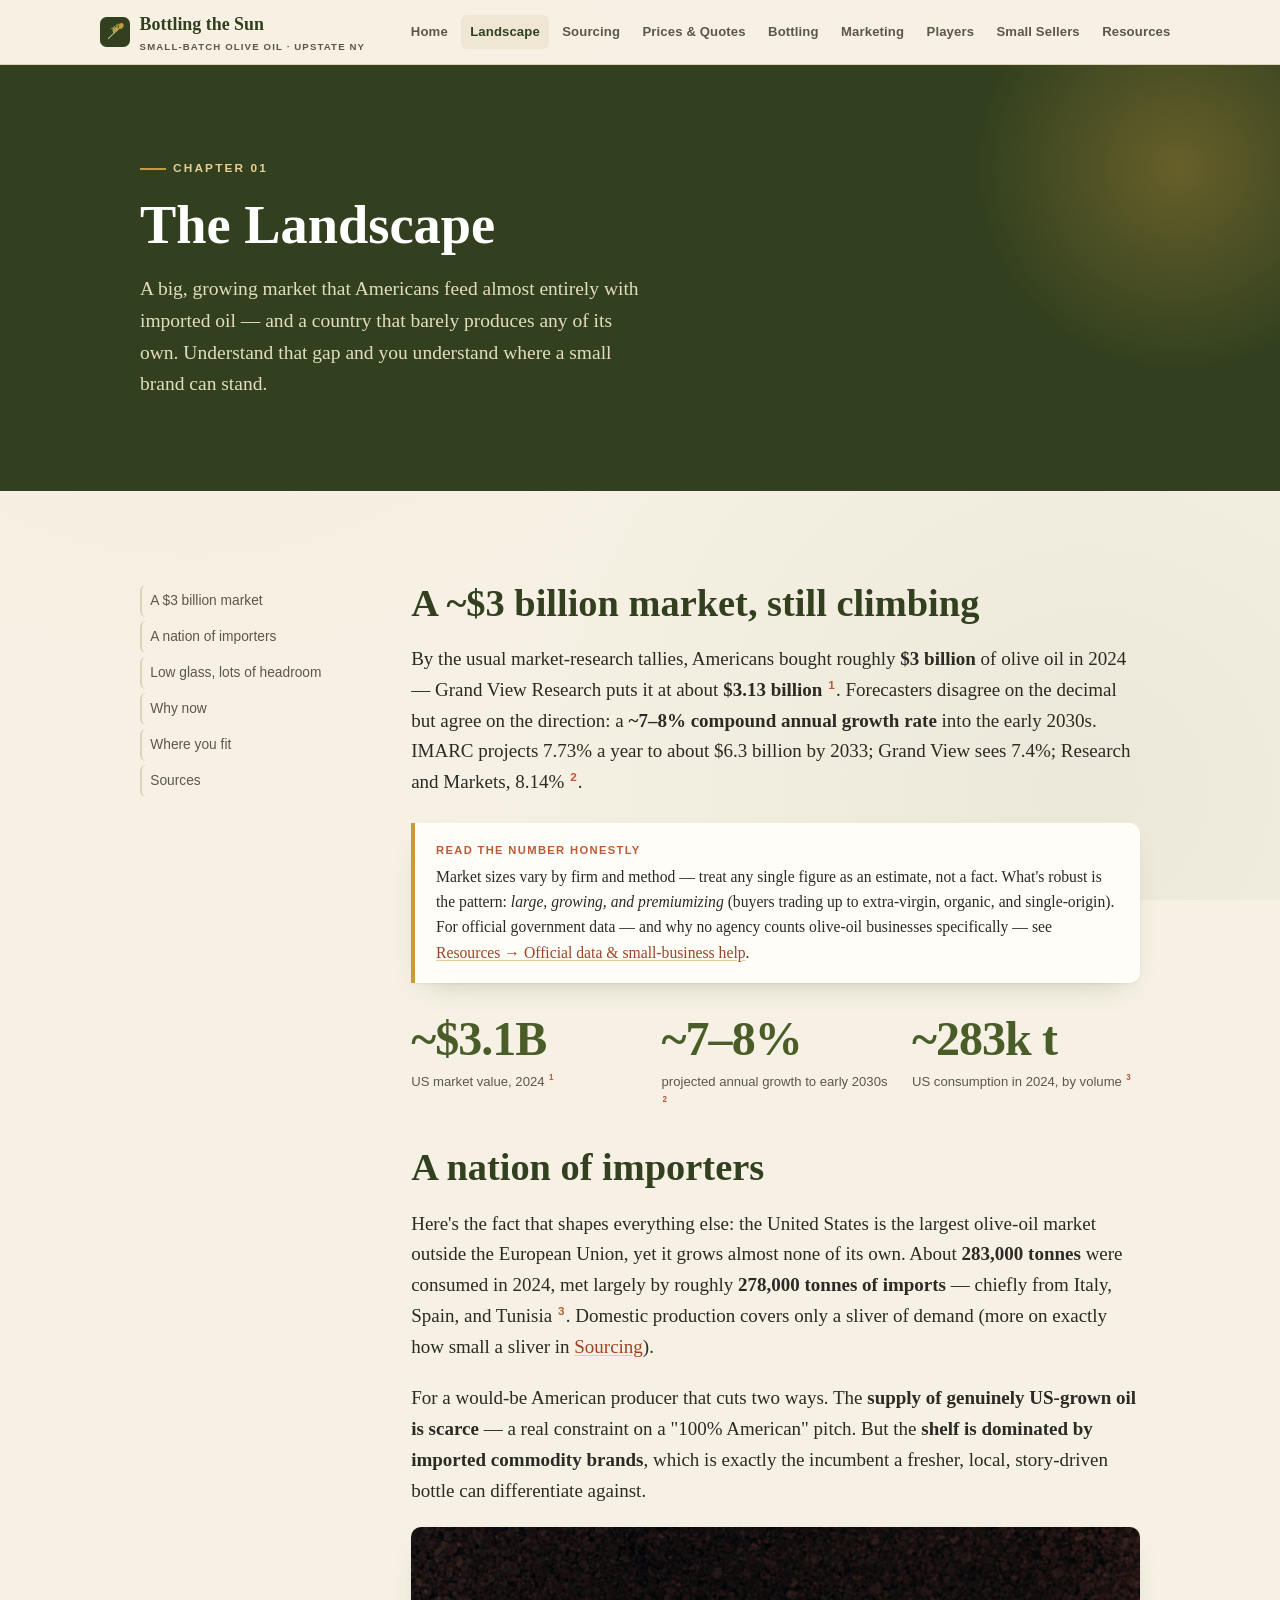
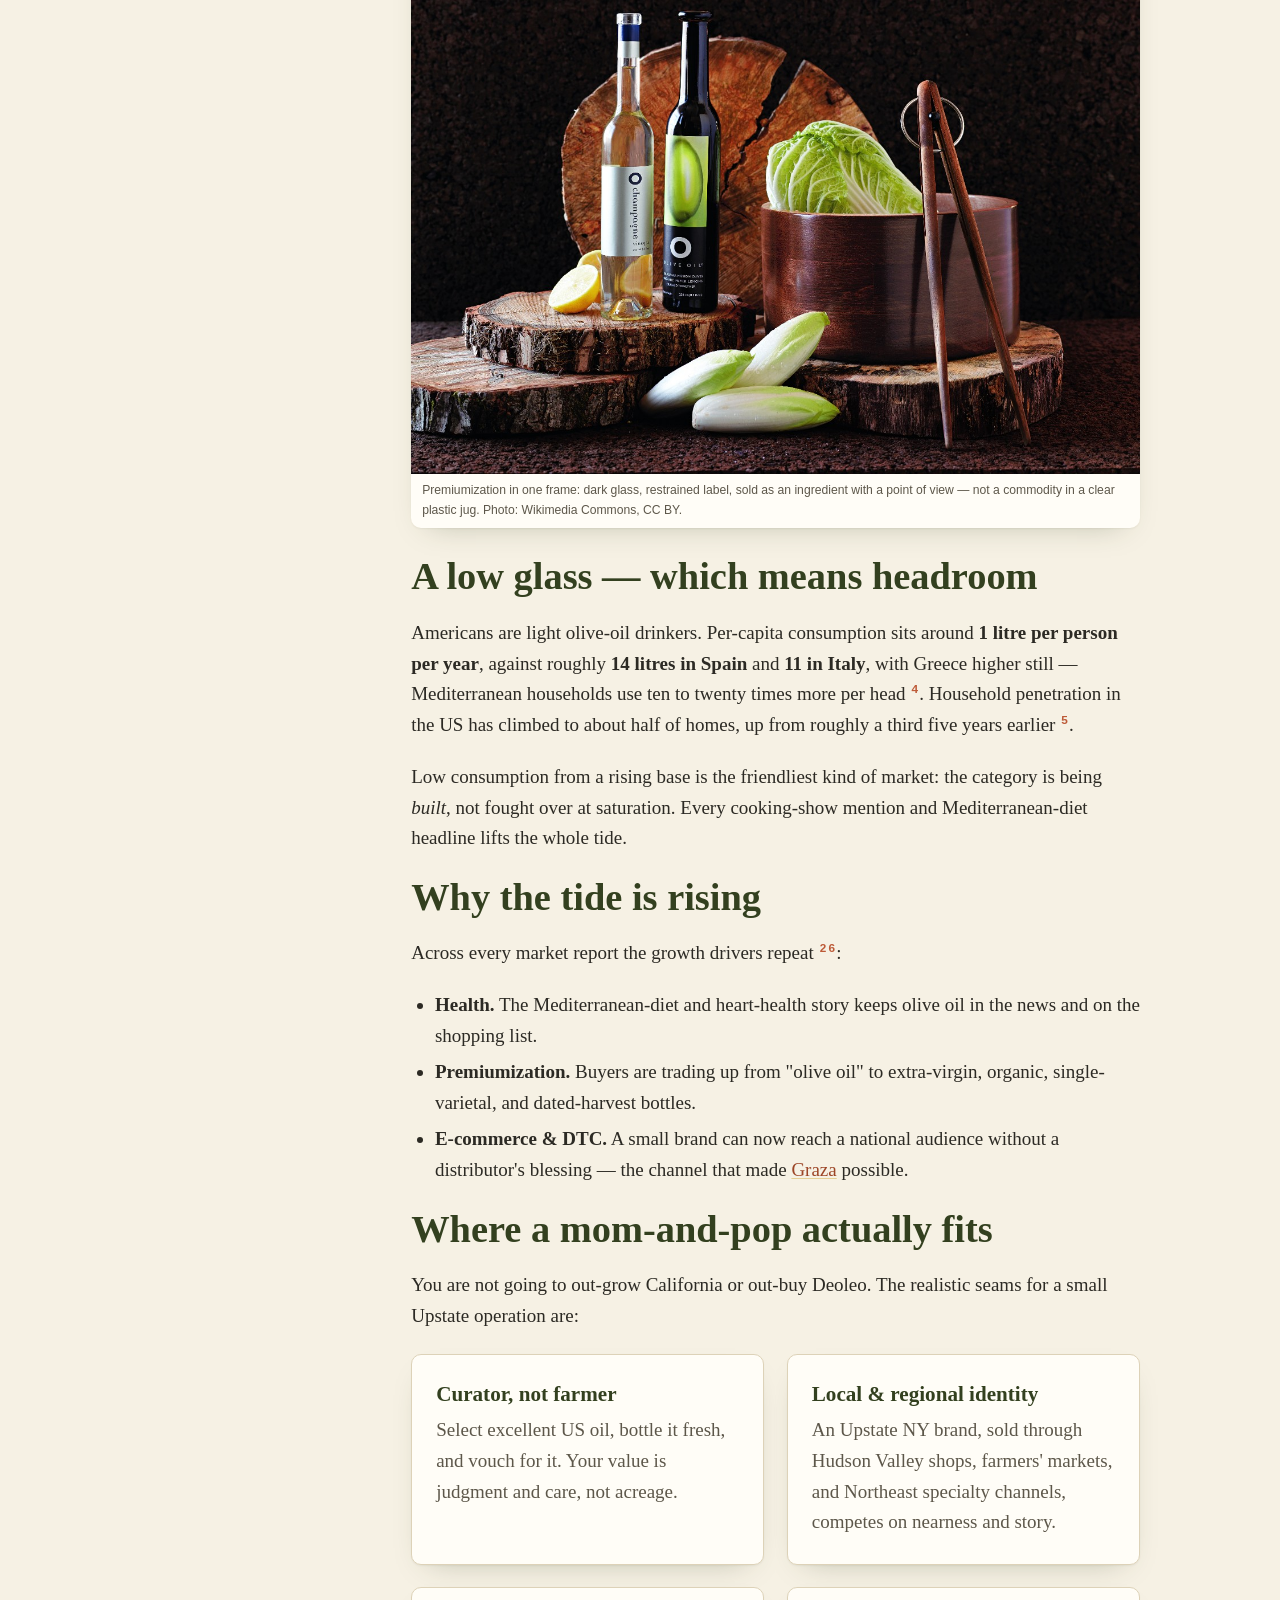
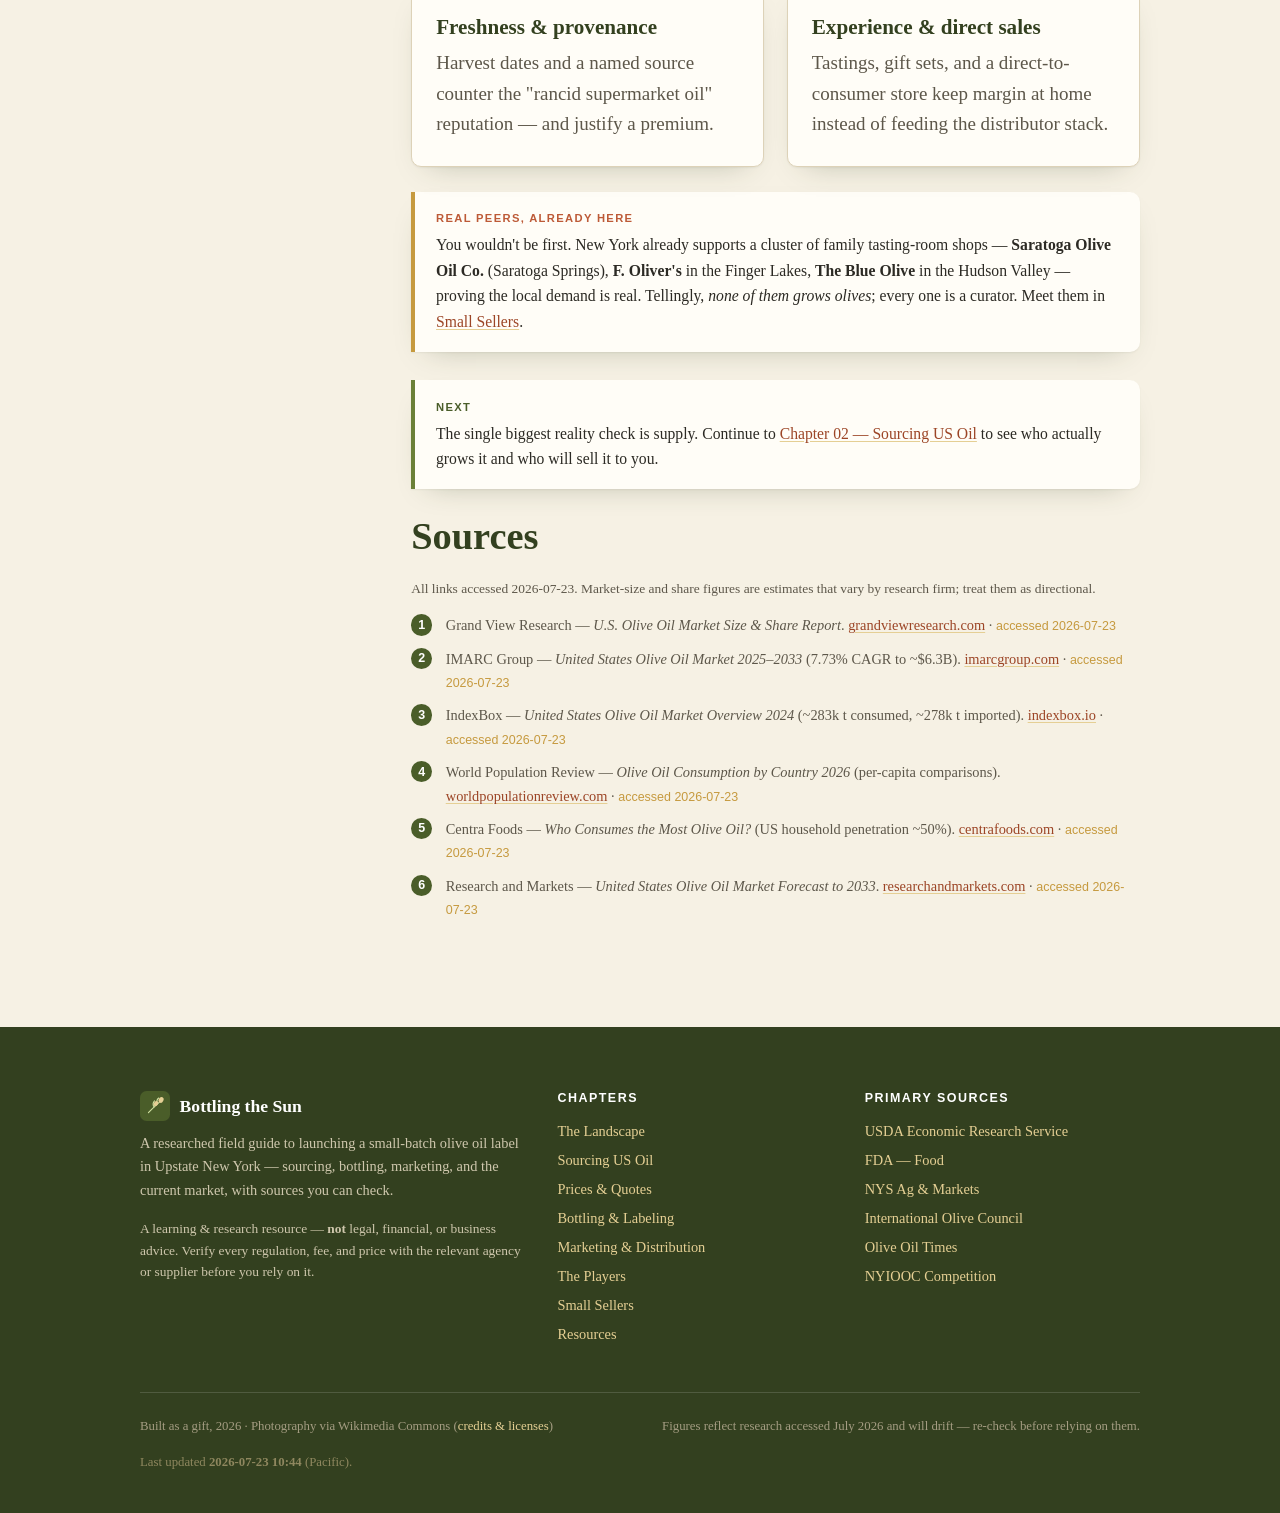
<file: landscape.html>
<!DOCTYPE html>
<html lang="en">
<head>
<meta charset="utf-8">
<meta name="viewport" content="width=device-width, initial-scale=1">
<title>The Landscape — US Olive Oil Market | Bottling the Sun</title>
<meta name="description" content="The US olive oil market at a glance: ~$3 billion and growing ~7-8% a year, dominated by imports, with low per-capita consumption and lots of headroom. Where a small brand fits.">
<link rel="icon" type="image/svg+xml" href="assets/svg/favicon.svg">
<link rel="stylesheet" href="css/style.css">
<script src="js/analytics.js"></script>
</head>
<body>

<header class="site-head">
  <div class="wrap nav">
    <a class="brand" href="index.html">
      <svg class="mark" viewBox="0 0 64 64" aria-hidden="true"><rect width="64" height="64" rx="14" fill="#33401f"/><g fill="none" stroke="#a9bd77" stroke-width="2.4" stroke-linecap="round"><path d="M18 46 C 26 38, 34 30, 46 20"/><path d="M30 34 C 27 29, 27 25, 31 21"/><path d="M37 27 C 35 22, 36 18, 40 15"/></g><g fill="#c69a3f"><ellipse cx="45" cy="19" rx="5" ry="6.4" transform="rotate(28 45 19)"/><ellipse cx="34" cy="27" rx="4.4" ry="5.8" transform="rotate(28 34 27)"/></g><g fill="#6b8038"><path d="M31 21 C 27 20, 24 22, 22 26 C 26 26, 29 25, 31 21 Z"/><path d="M40 15 C 36 14, 33 16, 31 20 C 35 20, 38 19, 40 15 Z"/></g></svg>
      <span>Bottling&nbsp;the&nbsp;Sun<small>Small-batch olive oil · Upstate NY</small></span>
    </a>
    <button class="nav-toggle" aria-label="Menu" aria-expanded="false">☰</button>
    <nav class="nav-links" id="nav">
      <a href="index.html">Home</a>
      <a href="landscape.html">Landscape</a>
      <a href="sourcing.html">Sourcing</a>
      <a href="pricing.html">Prices &amp; Quotes</a>
      <a href="bottling.html">Bottling</a>
      <a href="marketing.html">Marketing</a>
      <a href="players.html">Players</a>
      <a href="sellers.html">Small Sellers</a>
      <a href="resources.html">Resources</a>
    </nav>
  </div>
</header>

<section class="page-hero">
  <div class="wrap">
    <p class="kicker">Chapter 01</p>
    <h1>The Landscape</h1>
    <p class="lede">A big, growing market that Americans feed almost entirely with imported oil — and a country that barely produces any of its own. Understand that gap and you understand where a small brand can stand.</p>
  </div>
</section>

<div class="band">
  <div class="wrap with-toc">
    <nav class="toc" aria-label="On this page">
      <ul>
        <li><a href="#size">A $3 billion market</a></li>
        <li><a href="#imports">A nation of importers</a></li>
        <li><a href="#headroom">Low glass, lots of headroom</a></li>
        <li><a href="#why">Why now</a></li>
        <li><a href="#fit">Where you fit</a></li>
        <li><a href="#sources">Sources</a></li>
      </ul>
    </nav>

    <div>
      <h2 id="size">A ~$3 billion market, still climbing</h2>
      <p>By the usual market-research tallies, Americans bought roughly <strong>$3 billion</strong> of olive oil in 2024 — Grand View Research puts it at about <strong>$3.13&nbsp;billion</strong> <a class="cite" href="#s-market" id="s-market">1</a>. Forecasters disagree on the decimal but agree on the direction: a <strong>~7–8% compound annual growth rate</strong> into the early 2030s. IMARC projects 7.73% a year to about $6.3&nbsp;billion by 2033; Grand View sees 7.4%; Research and Markets, 8.14% <a class="cite" href="#s-imarc">2</a>.</p>
      <div class="callout">
        <span class="tag">Read the number honestly</span>
        Market sizes vary by firm and method — treat any single figure as an estimate, not a fact. What's robust is the pattern: <em>large, growing, and premiumizing</em> (buyers trading up to extra-virgin, organic, and single-origin). For official government data — and why no agency counts olive-oil businesses specifically — see <a href="resources.html#data">Resources → Official data &amp; small-business help</a>.
      </div>

      <div class="grid cols-3" style="margin:2rem 0">
        <div class="stat"><div class="fig">~$3.1B</div><div class="lab">US market value, 2024 <a class="cite" href="#s-market">1</a></div></div>
        <div class="stat"><div class="fig">~7–8%</div><div class="lab">projected annual growth to early 2030s <a class="cite" href="#s-imarc">2</a></div></div>
        <div class="stat"><div class="fig">~283k t</div><div class="lab">US consumption in 2024, by volume <a class="cite" href="#s-indexbox">3</a></div></div>
      </div>

      <h2 id="imports">A nation of importers</h2>
      <p>Here's the fact that shapes everything else: the United States is the largest olive-oil market outside the European Union, yet it grows almost none of its own. About <strong>283,000 tonnes</strong> were consumed in 2024, met largely by roughly <strong>278,000 tonnes of imports</strong> — chiefly from Italy, Spain, and Tunisia <a class="cite" href="#s-indexbox">3</a>. Domestic production covers only a sliver of demand (more on exactly how small a sliver in <a href="sourcing.html">Sourcing</a>).</p>
      <p>For a would-be American producer that cuts two ways. The <strong>supply of genuinely US-grown oil is scarce</strong> — a real constraint on a "100% American" pitch. But the <strong>shelf is dominated by imported commodity brands</strong>, which is exactly the incumbent a fresher, local, story-driven bottle can differentiate against.</p>

      <figure class="photo">
        <img src="assets/photos/olives.jpg" alt="A dark glass olive oil bottle in a still life with vinegar, greens, and a wooden bowl" loading="lazy">
        <figcaption>Premiumization in one frame: dark glass, restrained label, sold as an ingredient with a point of view — not a commodity in a clear plastic jug. <span class="muted">Photo: Wikimedia Commons, CC BY.</span></figcaption>
      </figure>

      <h2 id="headroom">A low glass — which means headroom</h2>
      <p>Americans are light olive-oil drinkers. Per-capita consumption sits around <strong>1 litre per person per year</strong>, against roughly <strong>14 litres in Spain</strong> and <strong>11 in Italy</strong>, with Greece higher still — Mediterranean households use ten to twenty times more per head <a class="cite" href="#s-percap" id="s-percap">4</a>. Household penetration in the US has climbed to about half of homes, up from roughly a third five years earlier <a class="cite" href="#s-centra">5</a>.</p>
      <p>Low consumption from a rising base is the friendliest kind of market: the category is being <em>built</em>, not fought over at saturation. Every cooking-show mention and Mediterranean-diet headline lifts the whole tide.</p>

      <h2 id="why">Why the tide is rising</h2>
      <p>Across every market report the growth drivers repeat <a class="cite" href="#s-imarc">2</a><a class="cite" href="#s-rm">6</a>:</p>
      <ul>
        <li><strong>Health.</strong> The Mediterranean-diet and heart-health story keeps olive oil in the news and on the shopping list.</li>
        <li><strong>Premiumization.</strong> Buyers are trading up from "olive oil" to extra-virgin, organic, single-varietal, and dated-harvest bottles.</li>
        <li><strong>E-commerce &amp; DTC.</strong> A small brand can now reach a national audience without a distributor's blessing — the channel that made <a href="players.html#graza">Graza</a> possible.</li>
      </ul>

      <h2 id="fit">Where a mom-and-pop actually fits</h2>
      <p>You are not going to out-grow California or out-buy Deoleo. The realistic seams for a small Upstate operation are:</p>
      <div class="grid cols-2" style="margin-top:1.4rem">
        <div class="card"><h3>Curator, not farmer</h3><p class="muted">Select excellent US oil, bottle it fresh, and vouch for it. Your value is judgment and care, not acreage.</p></div>
        <div class="card"><h3>Local &amp; regional identity</h3><p class="muted">An Upstate NY brand, sold through Hudson Valley shops, farmers' markets, and Northeast specialty channels, competes on nearness and story.</p></div>
        <div class="card"><h3>Freshness &amp; provenance</h3><p class="muted">Harvest dates and a named source counter the "rancid supermarket oil" reputation — and justify a premium.</p></div>
        <div class="card"><h3>Experience &amp; direct sales</h3><p class="muted">Tastings, gift sets, and a direct-to-consumer store keep margin at home instead of feeding the distributor stack.</p></div>
      </div>
      <div class="callout">
        <span class="tag">Real peers, already here</span>
        You wouldn't be first. New York already supports a cluster of family tasting-room shops — <strong>Saratoga Olive Oil Co.</strong> (Saratoga Springs), <strong>F. Oliver's</strong> in the Finger Lakes, <strong>The Blue Olive</strong> in the Hudson Valley — proving the local demand is real. Tellingly, <em>none of them grows olives</em>; every one is a curator. Meet them in <a href="sellers.html">Small Sellers</a>.
      </div>

      <div class="callout tip" style="margin-top:1.8rem">
        <span class="tag">Next</span>
        The single biggest reality check is supply. Continue to <a href="sourcing.html">Chapter 02 — Sourcing US Oil</a> to see who actually grows it and who will sell it to you.
      </div>

      <h2 id="sources">Sources</h2>
      <p class="small muted">All links accessed 2026-07-23. Market-size and share figures are estimates that vary by research firm; treat them as directional.</p>
      <ol class="source-list">
        <li id="s-market">Grand View Research — <em>U.S. Olive Oil Market Size &amp; Share Report</em>. <a href="https://www.grandviewresearch.com/industry-analysis/us-olive-oil-market-report" rel="noopener">grandviewresearch.com</a> · <span class="accessed">accessed 2026-07-23</span></li>
        <li id="s-imarc">IMARC Group — <em>United States Olive Oil Market 2025–2033</em> (7.73% CAGR to ~$6.3B). <a href="https://www.imarcgroup.com/united-states-olive-oil-market" rel="noopener">imarcgroup.com</a> · <span class="accessed">accessed 2026-07-23</span></li>
        <li id="s-indexbox">IndexBox — <em>United States Olive Oil Market Overview 2024</em> (~283k t consumed, ~278k t imported). <a href="https://www.indexbox.io/blog/olive-oil-united-states-market-overview-2024-6/" rel="noopener">indexbox.io</a> · <span class="accessed">accessed 2026-07-23</span></li>
        <li id="s-percap">World Population Review — <em>Olive Oil Consumption by Country 2026</em> (per-capita comparisons). <a href="https://worldpopulationreview.com/country-rankings/olive-oil-consumption-by-country" rel="noopener">worldpopulationreview.com</a> · <span class="accessed">accessed 2026-07-23</span></li>
        <li id="s-centra">Centra Foods — <em>Who Consumes the Most Olive Oil?</em> (US household penetration ~50%). <a href="https://www.centrafoods.com/blog/who-in-the-world-consumes-the-most-olive-oil" rel="noopener">centrafoods.com</a> · <span class="accessed">accessed 2026-07-23</span></li>
        <li id="s-rm">Research and Markets — <em>United States Olive Oil Market Forecast to 2033</em>. <a href="https://www.researchandmarkets.com/report/united-states-olive-oil-market" rel="noopener">researchandmarkets.com</a> · <span class="accessed">accessed 2026-07-23</span></li>
      </ol>
    </div>
  </div>
</div>

<footer class="site-foot">
  <div class="wrap">
    <div class="foot-grid">
      <div>
        <div class="foot-brand">
          <svg class="mark" viewBox="0 0 64 64" aria-hidden="true"><rect width="64" height="64" rx="14" fill="#4a5d29"/><g fill="none" stroke="#cfe0a0" stroke-width="2.4" stroke-linecap="round"><path d="M18 46 C 26 38, 34 30, 46 20"/><path d="M30 34 C 27 29, 27 25, 31 21"/><path d="M37 27 C 35 22, 36 18, 40 15"/></g><g fill="#e5cf94"><ellipse cx="45" cy="19" rx="5" ry="6.4" transform="rotate(28 45 19)"/><ellipse cx="34" cy="27" rx="4.4" ry="5.8" transform="rotate(28 34 27)"/></g></svg>
          Bottling the Sun
        </div>
        <p>A researched field guide to launching a small-batch olive oil label in Upstate New York — sourcing, bottling, marketing, and the current market, with sources you can check.</p>
        <p class="small">A learning &amp; research resource — <strong>not</strong> legal, financial, or business advice. Verify every regulation, fee, and price with the relevant agency or supplier before you rely on it.</p>
      </div>
      <div>
        <h4>Chapters</h4>
        <ul>
          <li><a href="landscape.html">The Landscape</a></li>
          <li><a href="sourcing.html">Sourcing US Oil</a></li>
          <li><a href="pricing.html">Prices &amp; Quotes</a></li>
          <li><a href="bottling.html">Bottling &amp; Labeling</a></li>
          <li><a href="marketing.html">Marketing &amp; Distribution</a></li>
          <li><a href="players.html">The Players</a></li>
          <li><a href="sellers.html">Small Sellers</a></li>
          <li><a href="resources.html">Resources</a></li>
        </ul>
      </div>
      <div>
        <h4>Primary sources</h4>
        <ul>
          <li><a href="https://www.ers.usda.gov/" rel="noopener">USDA Economic Research Service</a></li>
          <li><a href="https://www.fda.gov/food" rel="noopener">FDA — Food</a></li>
          <li><a href="https://agriculture.ny.gov/" rel="noopener">NYS Ag &amp; Markets</a></li>
          <li><a href="https://www.internationaloliveoil.org/" rel="noopener">International Olive Council</a></li>
          <li><a href="https://www.oliveoiltimes.com/" rel="noopener">Olive Oil Times</a></li>
          <li><a href="https://nyiooc.org/" rel="noopener">NYIOOC Competition</a></li>
        </ul>
      </div>
    </div>
    <div class="foot-bottom">
      <span>Built as a gift, <span data-year>2026</span> · Photography via Wikimedia Commons (<a href="assets/photos/CREDITS.md">credits &amp; licenses</a>)</span>
      <span>Figures reflect research accessed July&nbsp;2026 and will drift — re-check before relying on them.</span>
      <span style="flex-basis:100%;color:#8f875f">Last updated <strong>2026-07-23 10:44</strong> (Pacific).</span>
    </div>
  </div>
</footer>

<script src="js/site.js" defer></script>
</body>
</html>
</file>
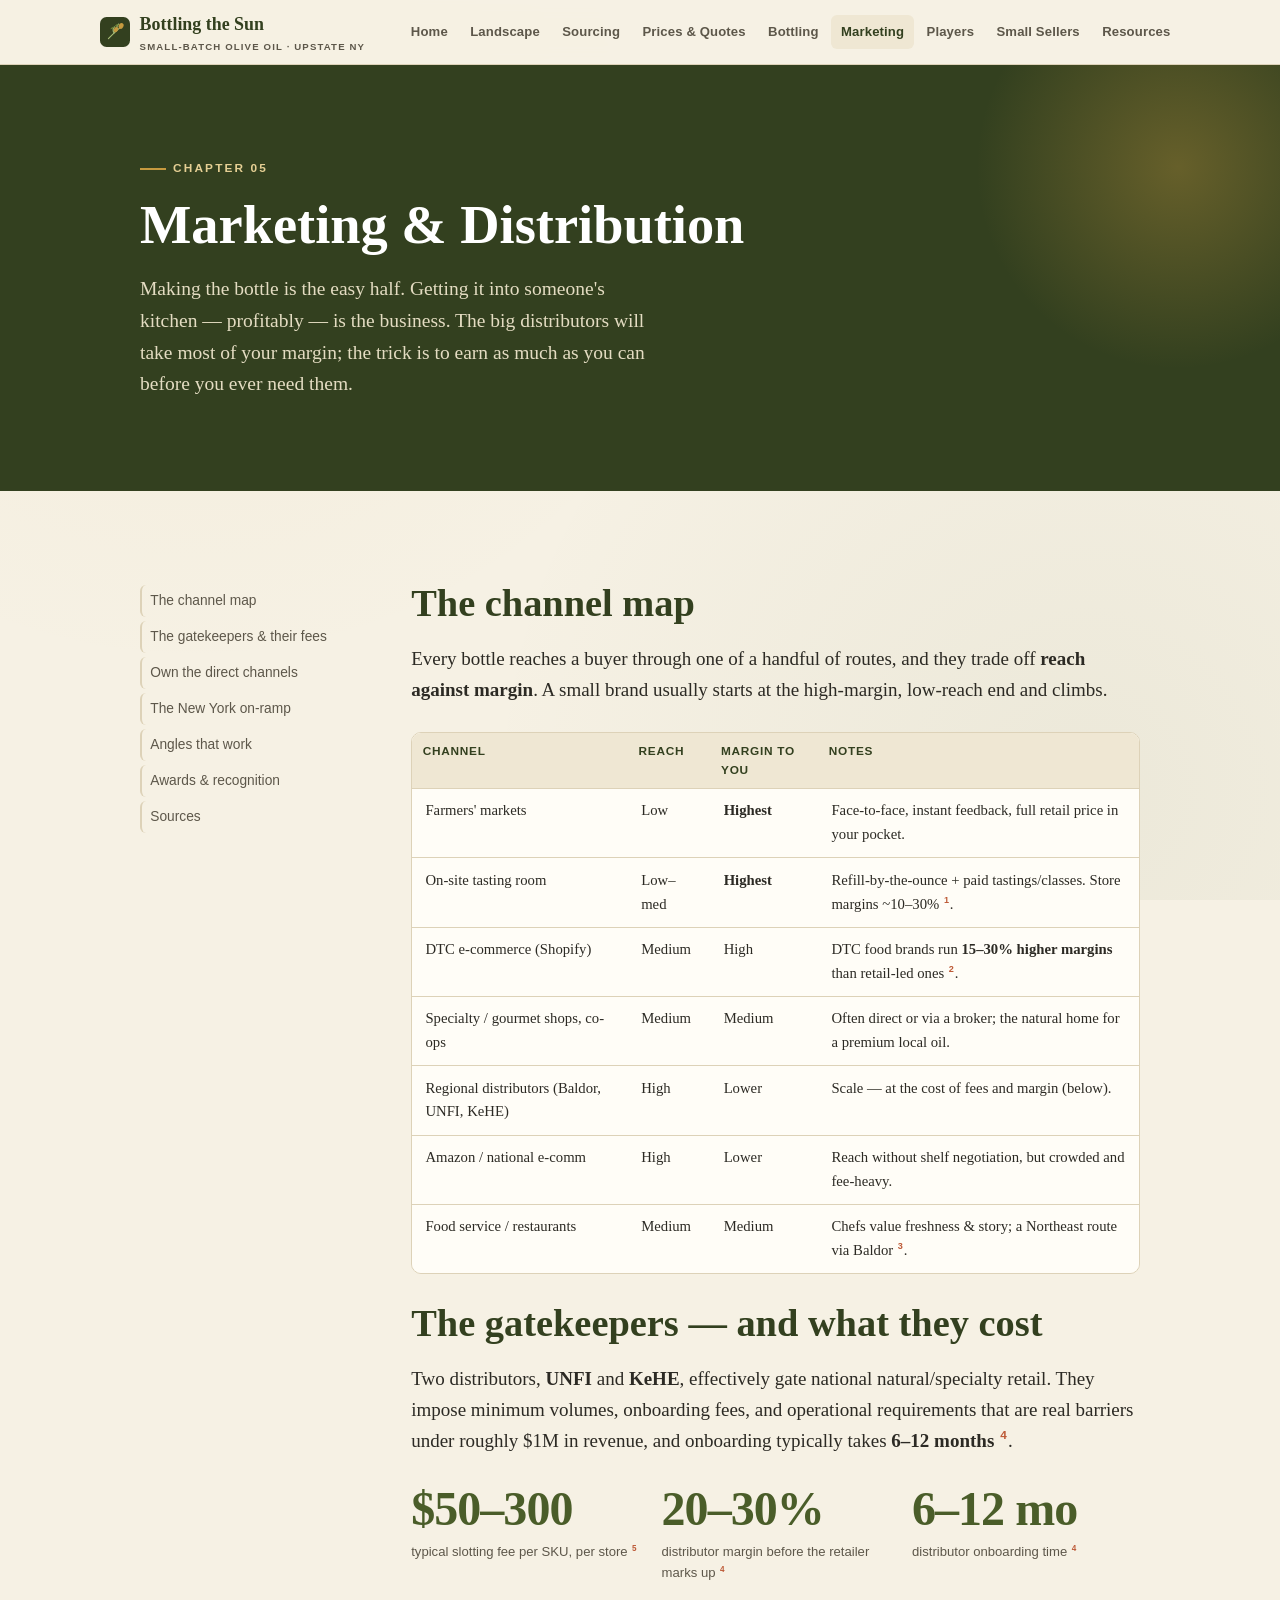
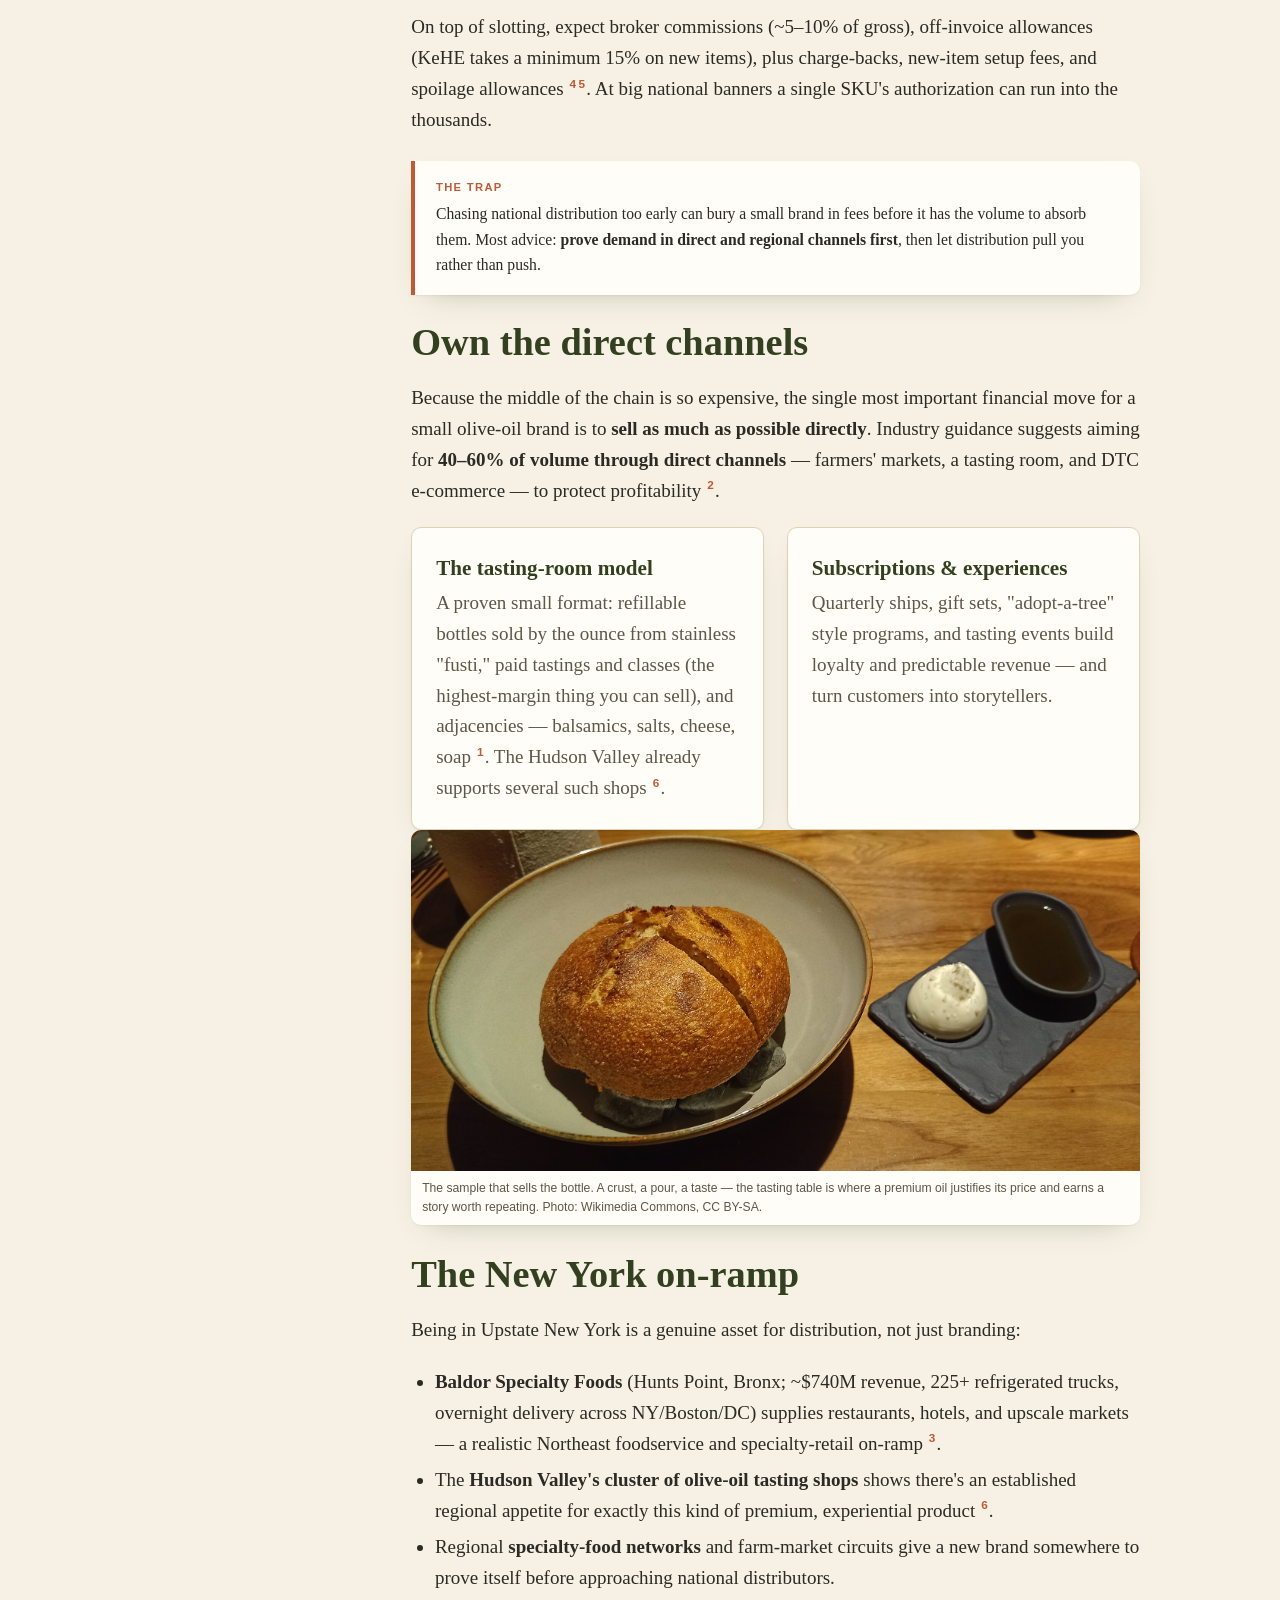
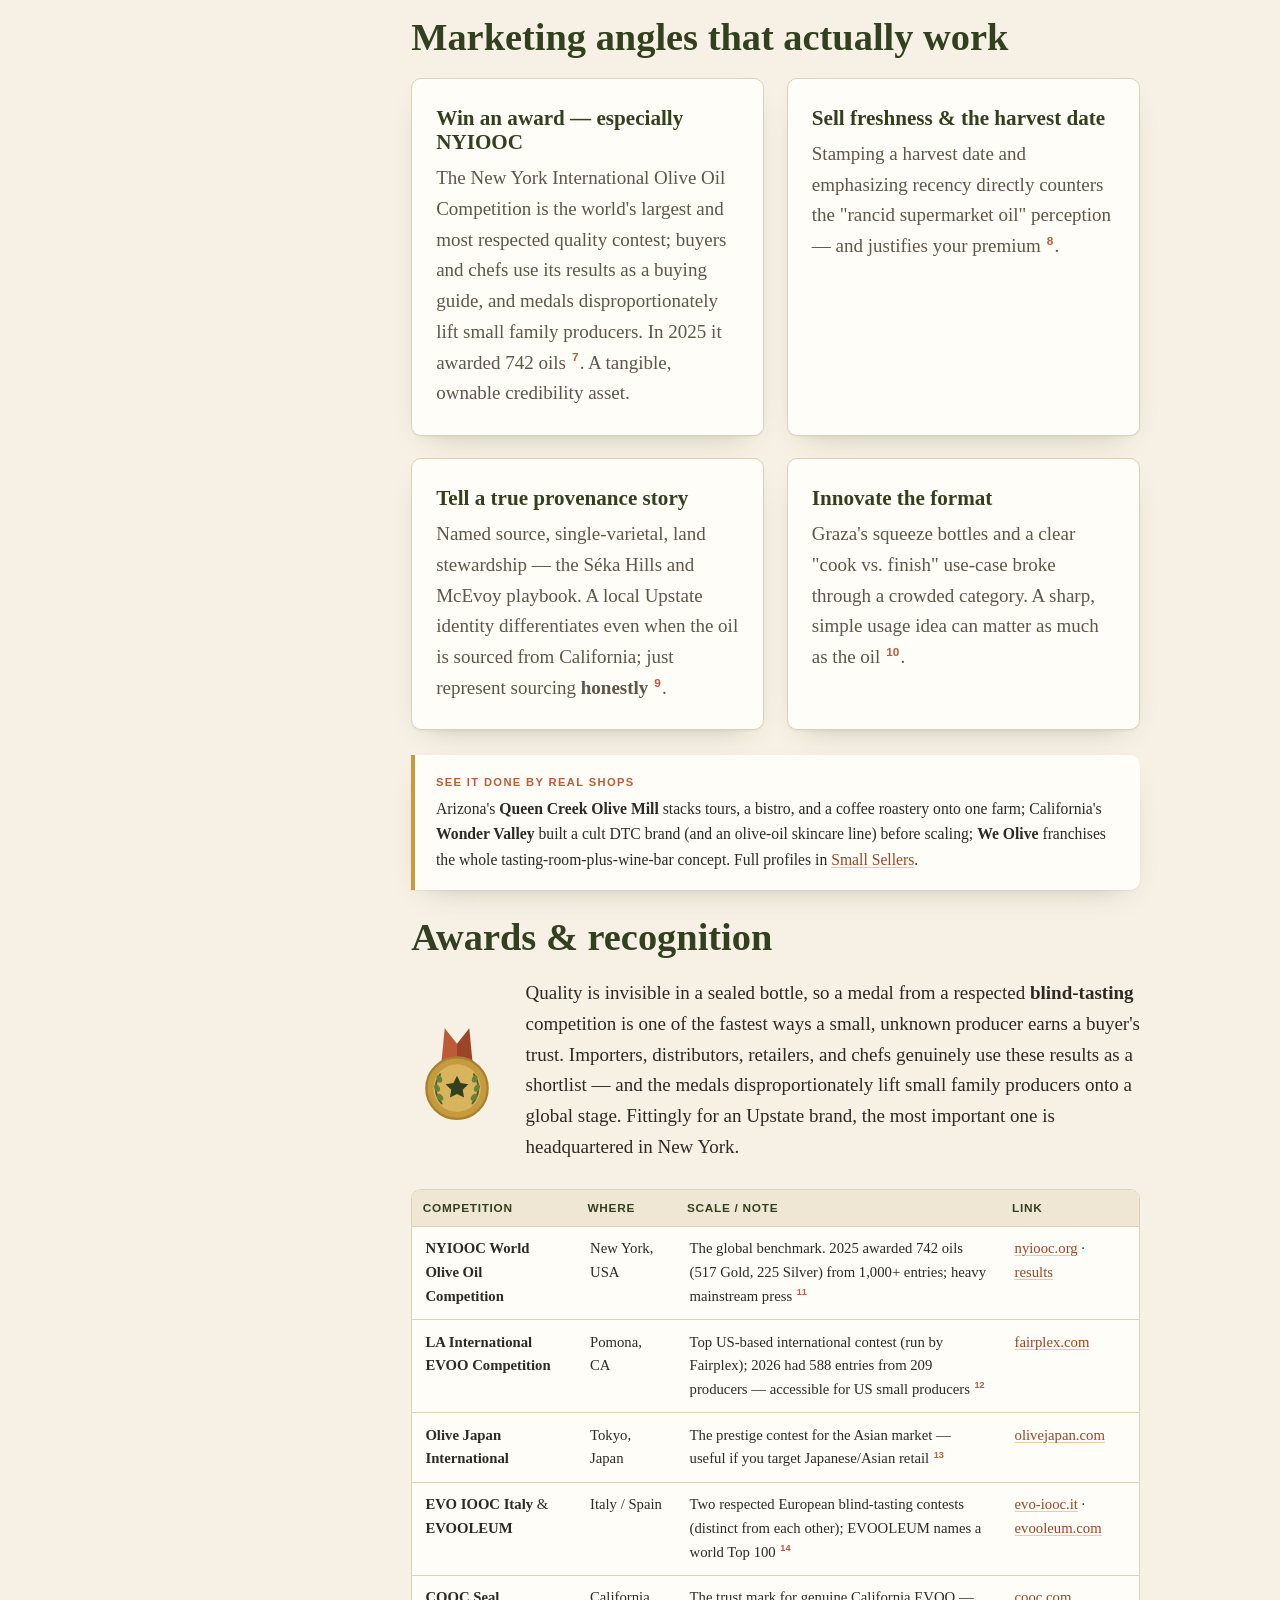
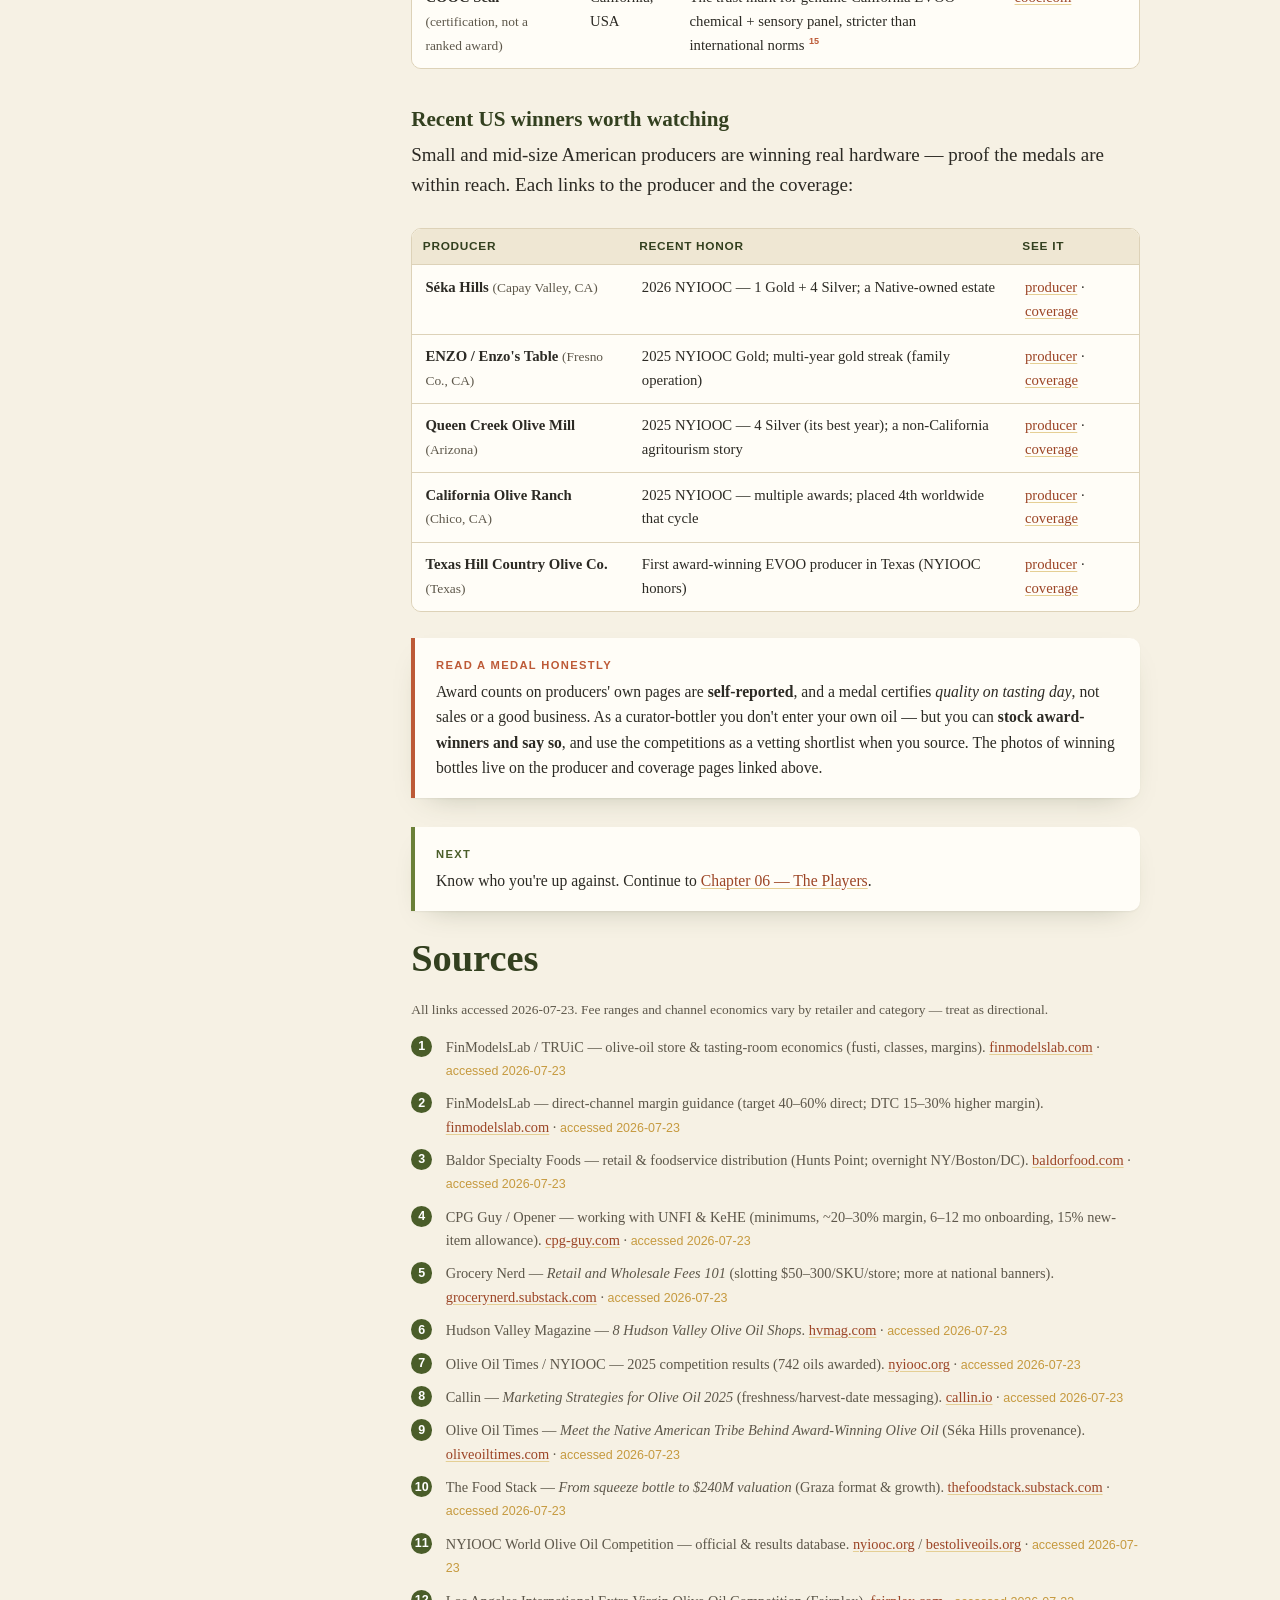
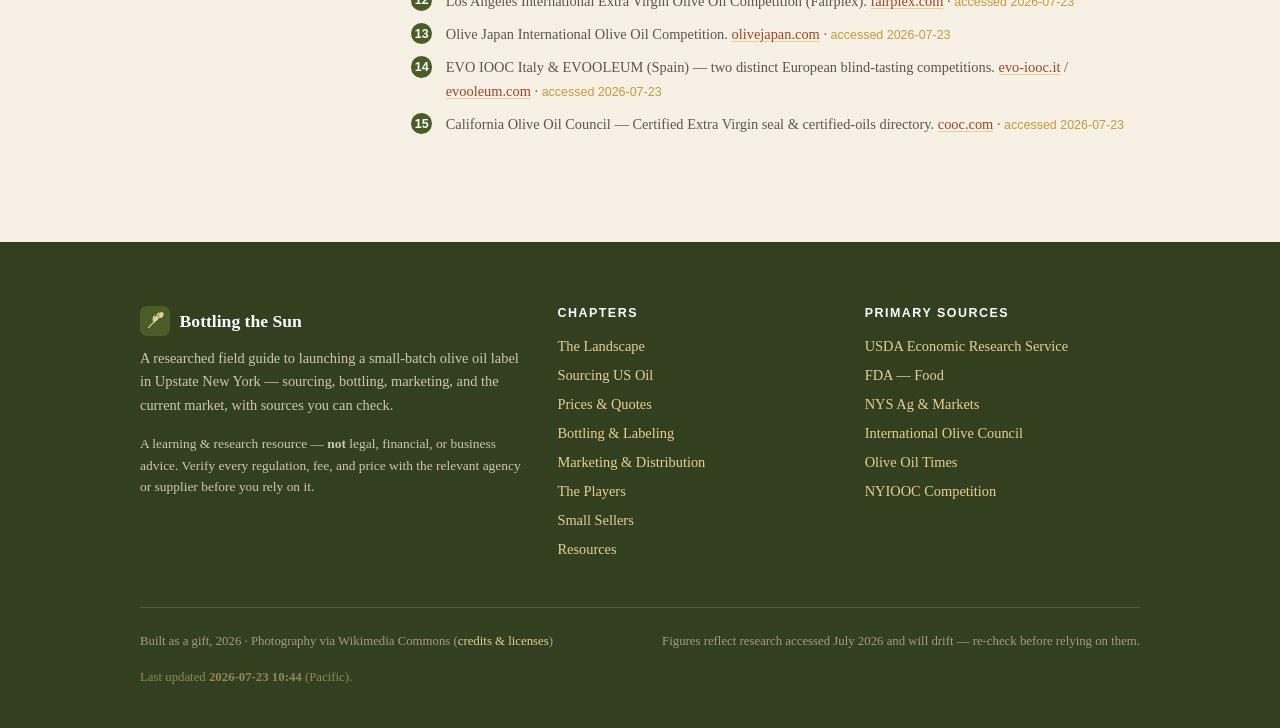
<file: marketing.html>
<!DOCTYPE html>
<html lang="en">
<head>
<meta charset="utf-8">
<meta name="viewport" content="width=device-width, initial-scale=1">
<title>Marketing &amp; Distribution for a Small Olive Oil Brand | Bottling the Sun</title>
<meta name="description" content="How a small olive oil brand actually reaches buyers: farmers' markets to UNFI and KeHE, slotting fees, tasting rooms, direct-to-consumer margin, the NY specialty channel, and the marketing angles that work.">
<link rel="icon" type="image/svg+xml" href="assets/svg/favicon.svg">
<link rel="stylesheet" href="css/style.css">
<script src="js/analytics.js"></script>
</head>
<body>

<header class="site-head">
  <div class="wrap nav">
    <a class="brand" href="index.html">
      <svg class="mark" viewBox="0 0 64 64" aria-hidden="true"><rect width="64" height="64" rx="14" fill="#33401f"/><g fill="none" stroke="#a9bd77" stroke-width="2.4" stroke-linecap="round"><path d="M18 46 C 26 38, 34 30, 46 20"/><path d="M30 34 C 27 29, 27 25, 31 21"/><path d="M37 27 C 35 22, 36 18, 40 15"/></g><g fill="#c69a3f"><ellipse cx="45" cy="19" rx="5" ry="6.4" transform="rotate(28 45 19)"/><ellipse cx="34" cy="27" rx="4.4" ry="5.8" transform="rotate(28 34 27)"/></g><g fill="#6b8038"><path d="M31 21 C 27 20, 24 22, 22 26 C 26 26, 29 25, 31 21 Z"/><path d="M40 15 C 36 14, 33 16, 31 20 C 35 20, 38 19, 40 15 Z"/></g></svg>
      <span>Bottling&nbsp;the&nbsp;Sun<small>Small-batch olive oil · Upstate NY</small></span>
    </a>
    <button class="nav-toggle" aria-label="Menu" aria-expanded="false">☰</button>
    <nav class="nav-links" id="nav">
      <a href="index.html">Home</a>
      <a href="landscape.html">Landscape</a>
      <a href="sourcing.html">Sourcing</a>
      <a href="pricing.html">Prices &amp; Quotes</a>
      <a href="bottling.html">Bottling</a>
      <a href="marketing.html">Marketing</a>
      <a href="players.html">Players</a>
      <a href="sellers.html">Small Sellers</a>
      <a href="resources.html">Resources</a>
    </nav>
  </div>
</header>

<section class="page-hero">
  <div class="wrap">
    <p class="kicker">Chapter 05</p>
    <h1>Marketing &amp; Distribution</h1>
    <p class="lede">Making the bottle is the easy half. Getting it into someone's kitchen — profitably — is the business. The big distributors will take most of your margin; the trick is to earn as much as you can before you ever need them.</p>
  </div>
</section>

<div class="band">
  <div class="wrap with-toc">
    <nav class="toc" aria-label="On this page">
      <ul>
        <li><a href="#channels">The channel map</a></li>
        <li><a href="#gatekeepers">The gatekeepers &amp; their fees</a></li>
        <li><a href="#direct">Own the direct channels</a></li>
        <li><a href="#ny">The New York on-ramp</a></li>
        <li><a href="#angles">Angles that work</a></li>
        <li><a href="#awards">Awards &amp; recognition</a></li>
        <li><a href="#sources">Sources</a></li>
      </ul>
    </nav>

    <div>
      <h2 id="channels">The channel map</h2>
      <p>Every bottle reaches a buyer through one of a handful of routes, and they trade off <strong>reach against margin</strong>. A small brand usually starts at the high-margin, low-reach end and climbs.</p>
      <div class="table-scroll">
        <table>
          <thead><tr><th>Channel</th><th>Reach</th><th>Margin to you</th><th>Notes</th></tr></thead>
          <tbody>
            <tr><td>Farmers' markets</td><td>Low</td><td><strong>Highest</strong></td><td>Face-to-face, instant feedback, full retail price in your pocket.</td></tr>
            <tr><td>On-site tasting room</td><td>Low–med</td><td><strong>Highest</strong></td><td>Refill-by-the-ounce + paid tastings/classes. Store margins ~10–30% <a class="cite" href="#s-tasting">1</a>.</td></tr>
            <tr><td>DTC e-commerce (Shopify)</td><td>Medium</td><td>High</td><td>DTC food brands run <strong>15–30% higher margins</strong> than retail-led ones <a class="cite" href="#s-finmodels">2</a>.</td></tr>
            <tr><td>Specialty / gourmet shops, co-ops</td><td>Medium</td><td>Medium</td><td>Often direct or via a broker; the natural home for a premium local oil.</td></tr>
            <tr><td>Regional distributors (Baldor, UNFI, KeHE)</td><td>High</td><td>Lower</td><td>Scale — at the cost of fees and margin (below).</td></tr>
            <tr><td>Amazon / national e-comm</td><td>High</td><td>Lower</td><td>Reach without shelf negotiation, but crowded and fee-heavy.</td></tr>
            <tr><td>Food service / restaurants</td><td>Medium</td><td>Medium</td><td>Chefs value freshness &amp; story; a Northeast route via Baldor <a class="cite" href="#s-baldor">3</a>.</td></tr>
          </tbody>
        </table>
      </div>

      <h2 id="gatekeepers">The gatekeepers — and what they cost</h2>
      <p>Two distributors, <strong>UNFI</strong> and <strong>KeHE</strong>, effectively gate national natural/specialty retail. They impose minimum volumes, onboarding fees, and operational requirements that are real barriers under roughly $1M in revenue, and onboarding typically takes <strong>6–12 months</strong> <a class="cite" href="#s-cpg" id="s-cpg">4</a>.</p>
      <div class="grid cols-3" style="margin:1.8rem 0">
        <div class="stat"><div class="fig">$50–300</div><div class="lab">typical slotting fee per SKU, per store <a class="cite" href="#s-fees">5</a></div></div>
        <div class="stat"><div class="fig">20–30%</div><div class="lab">distributor margin before the retailer marks up <a class="cite" href="#s-cpg">4</a></div></div>
        <div class="stat"><div class="fig">6–12 mo</div><div class="lab">distributor onboarding time <a class="cite" href="#s-cpg">4</a></div></div>
      </div>
      <p>On top of slotting, expect broker commissions (~5–10% of gross), off-invoice allowances (KeHE takes a minimum 15% on new items), plus charge-backs, new-item setup fees, and spoilage allowances <a class="cite" href="#s-cpg">4</a><a class="cite" href="#s-fees">5</a>. At big national banners a single SKU's authorization can run into the thousands.</p>
      <div class="callout warn">
        <span class="tag">The trap</span>
        Chasing national distribution too early can bury a small brand in fees before it has the volume to absorb them. Most advice: <strong>prove demand in direct and regional channels first</strong>, then let distribution pull you rather than push.
      </div>

      <h2 id="direct">Own the direct channels</h2>
      <p>Because the middle of the chain is so expensive, the single most important financial move for a small olive-oil brand is to <strong>sell as much as possible directly</strong>. Industry guidance suggests aiming for <strong>40–60% of volume through direct channels</strong> — farmers' markets, a tasting room, and DTC e-commerce — to protect profitability <a class="cite" href="#s-finmodels">2</a>.</p>
      <div class="grid cols-2">
        <div class="card"><h3>The tasting-room model</h3><p class="muted">A proven small format: refillable bottles sold by the ounce from stainless "fusti," paid tastings and classes (the highest-margin thing you can sell), and adjacencies — balsamics, salts, cheese, soap <a class="cite" href="#s-tasting">1</a>. The Hudson Valley already supports several such shops <a class="cite" href="#s-hudson">6</a>.</p></div>
        <div class="card"><h3>Subscriptions &amp; experiences</h3><p class="muted">Quarterly ships, gift sets, "adopt-a-tree" style programs, and tasting events build loyalty and predictable revenue — and turn customers into storytellers.</p></div>
      </div>

      <figure class="photo">
        <img src="assets/photos/food.jpg" alt="A rustic bread roll beside a small dish of golden olive oil for dipping" loading="lazy">
        <figcaption>The sample that sells the bottle. A crust, a pour, a taste — the tasting table is where a premium oil justifies its price and earns a story worth repeating. <span class="muted">Photo: Wikimedia Commons, CC BY-SA.</span></figcaption>
      </figure>

      <h2 id="ny">The New York on-ramp</h2>
      <p>Being in Upstate New York is a genuine asset for distribution, not just branding:</p>
      <ul>
        <li><strong>Baldor Specialty Foods</strong> (Hunts Point, Bronx; ~$740M revenue, 225+ refrigerated trucks, overnight delivery across NY/Boston/DC) supplies restaurants, hotels, and upscale markets — a realistic Northeast foodservice and specialty-retail on-ramp <a class="cite" href="#s-baldor">3</a>.</li>
        <li>The <strong>Hudson Valley's cluster of olive-oil tasting shops</strong> shows there's an established regional appetite for exactly this kind of premium, experiential product <a class="cite" href="#s-hudson">6</a>.</li>
        <li>Regional <strong>specialty-food networks</strong> and farm-market circuits give a new brand somewhere to prove itself before approaching national distributors.</li>
      </ul>

      <h2 id="angles">Marketing angles that actually work</h2>
      <div class="grid cols-2">
        <div class="card"><h3>Win an award — especially NYIOOC</h3><p class="muted">The New York International Olive Oil Competition is the world's largest and most respected quality contest; buyers and chefs use its results as a buying guide, and medals disproportionately lift small family producers. In 2025 it awarded 742 oils <a class="cite" href="#s-nyiooc">7</a>. A tangible, ownable credibility asset.</p></div>
        <div class="card"><h3>Sell freshness &amp; the harvest date</h3><p class="muted">Stamping a harvest date and emphasizing recency directly counters the "rancid supermarket oil" perception — and justifies your premium <a class="cite" href="#s-callin">8</a>.</p></div>
        <div class="card"><h3>Tell a true provenance story</h3><p class="muted">Named source, single-varietal, land stewardship — the Séka Hills and McEvoy playbook. A local Upstate identity differentiates even when the oil is sourced from California; just represent sourcing <strong>honestly</strong> <a class="cite" href="#s-seka">9</a>.</p></div>
        <div class="card"><h3>Innovate the format</h3><p class="muted">Graza's squeeze bottles and a clear "cook vs. finish" use-case broke through a crowded category. A sharp, simple usage idea can matter as much as the oil <a class="cite" href="#s-graza">10</a>.</p></div>
      </div>
      <div class="callout">
        <span class="tag">See it done by real shops</span>
        Arizona's <strong>Queen Creek Olive Mill</strong> stacks tours, a bistro, and a coffee roastery onto one farm; California's <strong>Wonder Valley</strong> built a cult DTC brand (and an olive-oil skincare line) before scaling; <strong>We Olive</strong> franchises the whole tasting-room-plus-wine-bar concept. Full profiles in <a href="sellers.html#models">Small Sellers</a>.
      </div>

      <h2 id="awards">Awards &amp; recognition</h2>
      <div style="display:grid;grid-template-columns:auto 1fr;gap:1.4rem;align-items:center;margin-bottom:1.2rem">
        <img src="assets/svg/medal.svg" alt="Award medal with olive wreath" style="width:92px;flex:none" loading="lazy">
        <p style="margin:0">Quality is invisible in a sealed bottle, so a medal from a respected <strong>blind-tasting</strong> competition is one of the fastest ways a small, unknown producer earns a buyer's trust. Importers, distributors, retailers, and chefs genuinely use these results as a shortlist — and the medals disproportionately lift small family producers onto a global stage. Fittingly for an Upstate brand, the most important one is headquartered in New York.</p>
      </div>
      <div class="table-scroll">
        <table>
          <thead><tr><th>Competition</th><th>Where</th><th>Scale / note</th><th>Link</th></tr></thead>
          <tbody>
            <tr><td><strong>NYIOOC World Olive Oil Competition</strong></td><td>New York, USA</td><td>The global benchmark. 2025 awarded 742 oils (517 Gold, 225 Silver) from 1,000+ entries; heavy mainstream press <a class="cite" href="#s-nyiooc2">11</a></td><td><a href="https://nyiooc.org/" rel="noopener">nyiooc.org</a> · <a href="https://bestoliveoils.org/" rel="noopener">results</a></td></tr>
            <tr><td><strong>LA International EVOO Competition</strong></td><td>Pomona, CA</td><td>Top US-based international contest (run by Fairplex); 2026 had 588 entries from 209 producers — accessible for US small producers <a class="cite" href="#s-la">12</a></td><td><a href="https://fairplex.com/competitions/olive-oil-competition/" rel="noopener">fairplex.com</a></td></tr>
            <tr><td><strong>Olive Japan International</strong></td><td>Tokyo, Japan</td><td>The prestige contest for the Asian market — useful if you target Japanese/Asian retail <a class="cite" href="#s-olivejapan">13</a></td><td><a href="https://olivejapan.com/en/competition" rel="noopener">olivejapan.com</a></td></tr>
            <tr><td><strong>EVO IOOC Italy</strong> &amp; <strong>EVOOLEUM</strong></td><td>Italy / Spain</td><td>Two respected European blind-tasting contests (distinct from each other); EVOOLEUM names a world Top 100 <a class="cite" href="#s-evo">14</a></td><td><a href="https://www.evo-iooc.it/en/" rel="noopener">evo-iooc.it</a> · <a href="https://www.evooleum.com/en/" rel="noopener">evooleum.com</a></td></tr>
            <tr><td><strong>COOC Seal</strong> <span class="small muted">(certification, not a ranked award)</span></td><td>California, USA</td><td>The trust mark for genuine California EVOO — chemical + sensory panel, stricter than international norms <a class="cite" href="#s-cooc2">15</a></td><td><a href="https://cooc.com/certified-oils/" rel="noopener">cooc.com</a></td></tr>
          </tbody>
        </table>
      </div>

      <h3>Recent US winners worth watching</h3>
      <p>Small and mid-size American producers are winning real hardware — proof the medals are within reach. Each links to the producer and the coverage:</p>
      <div class="table-scroll">
        <table>
          <thead><tr><th>Producer</th><th>Recent honor</th><th>See it</th></tr></thead>
          <tbody>
            <tr><td><strong>Séka Hills</strong> <span class="small muted">(Capay Valley, CA)</span></td><td>2026 NYIOOC — 1 Gold + 4 Silver; a Native-owned estate</td><td><a href="https://www.sekahills.com/" rel="noopener">producer</a> · <a href="https://www.oliveoiltimes.com/production/capay-valley-producer-seka-hills-adds-five-awards-at-2026-nyiooc/143514" rel="noopener">coverage</a></td></tr>
            <tr><td><strong>ENZO / Enzo's Table</strong> <span class="small muted">(Fresno Co., CA)</span></td><td>2025 NYIOOC Gold; multi-year gold streak (family operation)</td><td><a href="https://enzostable.com/pages/awards-press" rel="noopener">producer</a> · <a href="https://www.oliveoiltimes.com/business/2025-nyiooc-highlights-organic-excellence/138454" rel="noopener">coverage</a></td></tr>
            <tr><td><strong>Queen Creek Olive Mill</strong> <span class="small muted">(Arizona)</span></td><td>2025 NYIOOC — 4 Silver (its best year); a non-California agritourism story</td><td><a href="https://www.queencreekolivemill.com/" rel="noopener">producer</a> · <a href="https://tucsonfoodie.com/2024/05/24/queen-creek-olive-mill-award/" rel="noopener">coverage</a></td></tr>
            <tr><td><strong>California Olive Ranch</strong> <span class="small muted">(Chico, CA)</span></td><td>2025 NYIOOC — multiple awards; placed 4th worldwide that cycle</td><td><a href="https://www.californiaoliveranch.com/awards" rel="noopener">producer</a> · <a href="https://www.oliveoiltimes.com/production/u-s-olive-oil-producers-win-big-at-world-competition/139776" rel="noopener">coverage</a></td></tr>
            <tr><td><strong>Texas Hill Country Olive Co.</strong> <span class="small muted">(Texas)</span></td><td>First award-winning EVOO producer in Texas (NYIOOC honors)</td><td><a href="https://texashillcountryoliveco.com/" rel="noopener">producer</a> · <a href="https://www.oliveoiltimes.com/world/more-u-s-states-home-to-award-winning-olive-oils/82019" rel="noopener">coverage</a></td></tr>
          </tbody>
        </table>
      </div>
      <div class="callout warn">
        <span class="tag">Read a medal honestly</span>
        Award counts on producers' own pages are <strong>self-reported</strong>, and a medal certifies <em>quality on tasting day</em>, not sales or a good business. As a curator-bottler you don't enter your own oil — but you can <strong>stock award-winners and say so</strong>, and use the competitions as a vetting shortlist when you source. The photos of winning bottles live on the producer and coverage pages linked above.
      </div>

      <div class="callout tip" style="margin-top:1.8rem">
        <span class="tag">Next</span>
        Know who you're up against. Continue to <a href="players.html">Chapter 06 — The Players</a>.
      </div>

      <h2 id="sources">Sources</h2>
      <p class="small muted">All links accessed 2026-07-23. Fee ranges and channel economics vary by retailer and category — treat as directional.</p>
      <ol class="source-list">
        <li id="s-tasting">FinModelsLab / TRUiC — olive-oil store &amp; tasting-room economics (fusti, classes, margins). <a href="https://finmodelslab.com/blogs/profitability/specialty-olive-oil-boutique" rel="noopener">finmodelslab.com</a> · <span class="accessed">accessed 2026-07-23</span></li>
        <li id="s-finmodels">FinModelsLab — direct-channel margin guidance (target 40–60% direct; DTC 15–30% higher margin). <a href="https://finmodelslab.com/blogs/profitability/specialty-olive-oil-boutique" rel="noopener">finmodelslab.com</a> · <span class="accessed">accessed 2026-07-23</span></li>
        <li id="s-baldor">Baldor Specialty Foods — retail &amp; foodservice distribution (Hunts Point; overnight NY/Boston/DC). <a href="https://www.baldorfood.com/services/retail" rel="noopener">baldorfood.com</a> · <span class="accessed">accessed 2026-07-23</span></li>
        <li id="s-cpg">CPG Guy / Opener — working with UNFI &amp; KeHE (minimums, ~20–30% margin, 6–12 mo onboarding, 15% new-item allowance). <a href="https://www.cpg-guy.com/national-distributors-101-unfi-kehe-at-a-glance" rel="noopener">cpg-guy.com</a> · <span class="accessed">accessed 2026-07-23</span></li>
        <li id="s-fees">Grocery Nerd — <em>Retail and Wholesale Fees 101</em> (slotting $50–300/SKU/store; more at national banners). <a href="https://grocerynerd.substack.com/p/grocery-update20-retailer-and-wholesaler" rel="noopener">grocerynerd.substack.com</a> · <span class="accessed">accessed 2026-07-23</span></li>
        <li id="s-hudson">Hudson Valley Magazine — <em>8 Hudson Valley Olive Oil Shops</em>. <a href="https://hvmag.com/life-style/news/8-hudson-valley-olive-oil-shops-to-visit-for-gifts-and-goodies-galore/" rel="noopener">hvmag.com</a> · <span class="accessed">accessed 2026-07-23</span></li>
        <li id="s-nyiooc">Olive Oil Times / NYIOOC — 2025 competition results (742 oils awarded). <a href="https://nyiooc.org/" rel="noopener">nyiooc.org</a> · <span class="accessed">accessed 2026-07-23</span></li>
        <li id="s-callin">Callin — <em>Marketing Strategies for Olive Oil 2025</em> (freshness/harvest-date messaging). <a href="https://callin.io/marketing-strategies-for-olive-oil/" rel="noopener">callin.io</a> · <span class="accessed">accessed 2026-07-23</span></li>
        <li id="s-seka">Olive Oil Times — <em>Meet the Native American Tribe Behind Award-Winning Olive Oil</em> (Séka Hills provenance). <a href="https://www.oliveoiltimes.com/production/meet-the-native-american-tribe-behind-award-winning-olive-oil/119739" rel="noopener">oliveoiltimes.com</a> · <span class="accessed">accessed 2026-07-23</span></li>
        <li id="s-graza">The Food Stack — <em>From squeeze bottle to $240M valuation</em> (Graza format &amp; growth). <a href="https://thefoodstack.substack.com/p/from-squeeze-bottle-to-240m-valuation" rel="noopener">thefoodstack.substack.com</a> · <span class="accessed">accessed 2026-07-23</span></li>
        <li id="s-nyiooc2">NYIOOC World Olive Oil Competition — official &amp; results database. <a href="https://nyiooc.org/" rel="noopener">nyiooc.org</a> / <a href="https://bestoliveoils.org/" rel="noopener">bestoliveoils.org</a> · <span class="accessed">accessed 2026-07-23</span></li>
        <li id="s-la">Los Angeles International Extra Virgin Olive Oil Competition (Fairplex). <a href="https://fairplex.com/competitions/olive-oil-competition/" rel="noopener">fairplex.com</a> · <span class="accessed">accessed 2026-07-23</span></li>
        <li id="s-olivejapan">Olive Japan International Olive Oil Competition. <a href="https://olivejapan.com/en/competition" rel="noopener">olivejapan.com</a> · <span class="accessed">accessed 2026-07-23</span></li>
        <li id="s-evo">EVO IOOC Italy &amp; EVOOLEUM (Spain) — two distinct European blind-tasting competitions. <a href="https://www.evo-iooc.it/en/" rel="noopener">evo-iooc.it</a> / <a href="https://www.evooleum.com/en/" rel="noopener">evooleum.com</a> · <span class="accessed">accessed 2026-07-23</span></li>
        <li id="s-cooc2">California Olive Oil Council — Certified Extra Virgin seal &amp; certified-oils directory. <a href="https://cooc.com/certified-oils/" rel="noopener">cooc.com</a> · <span class="accessed">accessed 2026-07-23</span></li>
      </ol>
    </div>
  </div>
</div>

<footer class="site-foot">
  <div class="wrap">
    <div class="foot-grid">
      <div>
        <div class="foot-brand">
          <svg class="mark" viewBox="0 0 64 64" aria-hidden="true"><rect width="64" height="64" rx="14" fill="#4a5d29"/><g fill="none" stroke="#cfe0a0" stroke-width="2.4" stroke-linecap="round"><path d="M18 46 C 26 38, 34 30, 46 20"/><path d="M30 34 C 27 29, 27 25, 31 21"/><path d="M37 27 C 35 22, 36 18, 40 15"/></g><g fill="#e5cf94"><ellipse cx="45" cy="19" rx="5" ry="6.4" transform="rotate(28 45 19)"/><ellipse cx="34" cy="27" rx="4.4" ry="5.8" transform="rotate(28 34 27)"/></g></svg>
          Bottling the Sun
        </div>
        <p>A researched field guide to launching a small-batch olive oil label in Upstate New York — sourcing, bottling, marketing, and the current market, with sources you can check.</p>
        <p class="small">A learning &amp; research resource — <strong>not</strong> legal, financial, or business advice. Verify every regulation, fee, and price with the relevant agency or supplier before you rely on it.</p>
      </div>
      <div>
        <h4>Chapters</h4>
        <ul>
          <li><a href="landscape.html">The Landscape</a></li>
          <li><a href="sourcing.html">Sourcing US Oil</a></li>
          <li><a href="pricing.html">Prices &amp; Quotes</a></li>
          <li><a href="bottling.html">Bottling &amp; Labeling</a></li>
          <li><a href="marketing.html">Marketing &amp; Distribution</a></li>
          <li><a href="players.html">The Players</a></li>
          <li><a href="sellers.html">Small Sellers</a></li>
          <li><a href="resources.html">Resources</a></li>
        </ul>
      </div>
      <div>
        <h4>Primary sources</h4>
        <ul>
          <li><a href="https://www.ers.usda.gov/" rel="noopener">USDA Economic Research Service</a></li>
          <li><a href="https://www.fda.gov/food" rel="noopener">FDA — Food</a></li>
          <li><a href="https://agriculture.ny.gov/" rel="noopener">NYS Ag &amp; Markets</a></li>
          <li><a href="https://www.internationaloliveoil.org/" rel="noopener">International Olive Council</a></li>
          <li><a href="https://www.oliveoiltimes.com/" rel="noopener">Olive Oil Times</a></li>
          <li><a href="https://nyiooc.org/" rel="noopener">NYIOOC Competition</a></li>
        </ul>
      </div>
    </div>
    <div class="foot-bottom">
      <span>Built as a gift, <span data-year>2026</span> · Photography via Wikimedia Commons (<a href="assets/photos/CREDITS.md">credits &amp; licenses</a>)</span>
      <span>Figures reflect research accessed July&nbsp;2026 and will drift — re-check before relying on them.</span>
      <span style="flex-basis:100%;color:#8f875f">Last updated <strong>2026-07-23 10:44</strong> (Pacific).</span>
    </div>
  </div>
</footer>

<script src="js/site.js" defer></script>
</body>
</html>
</file>
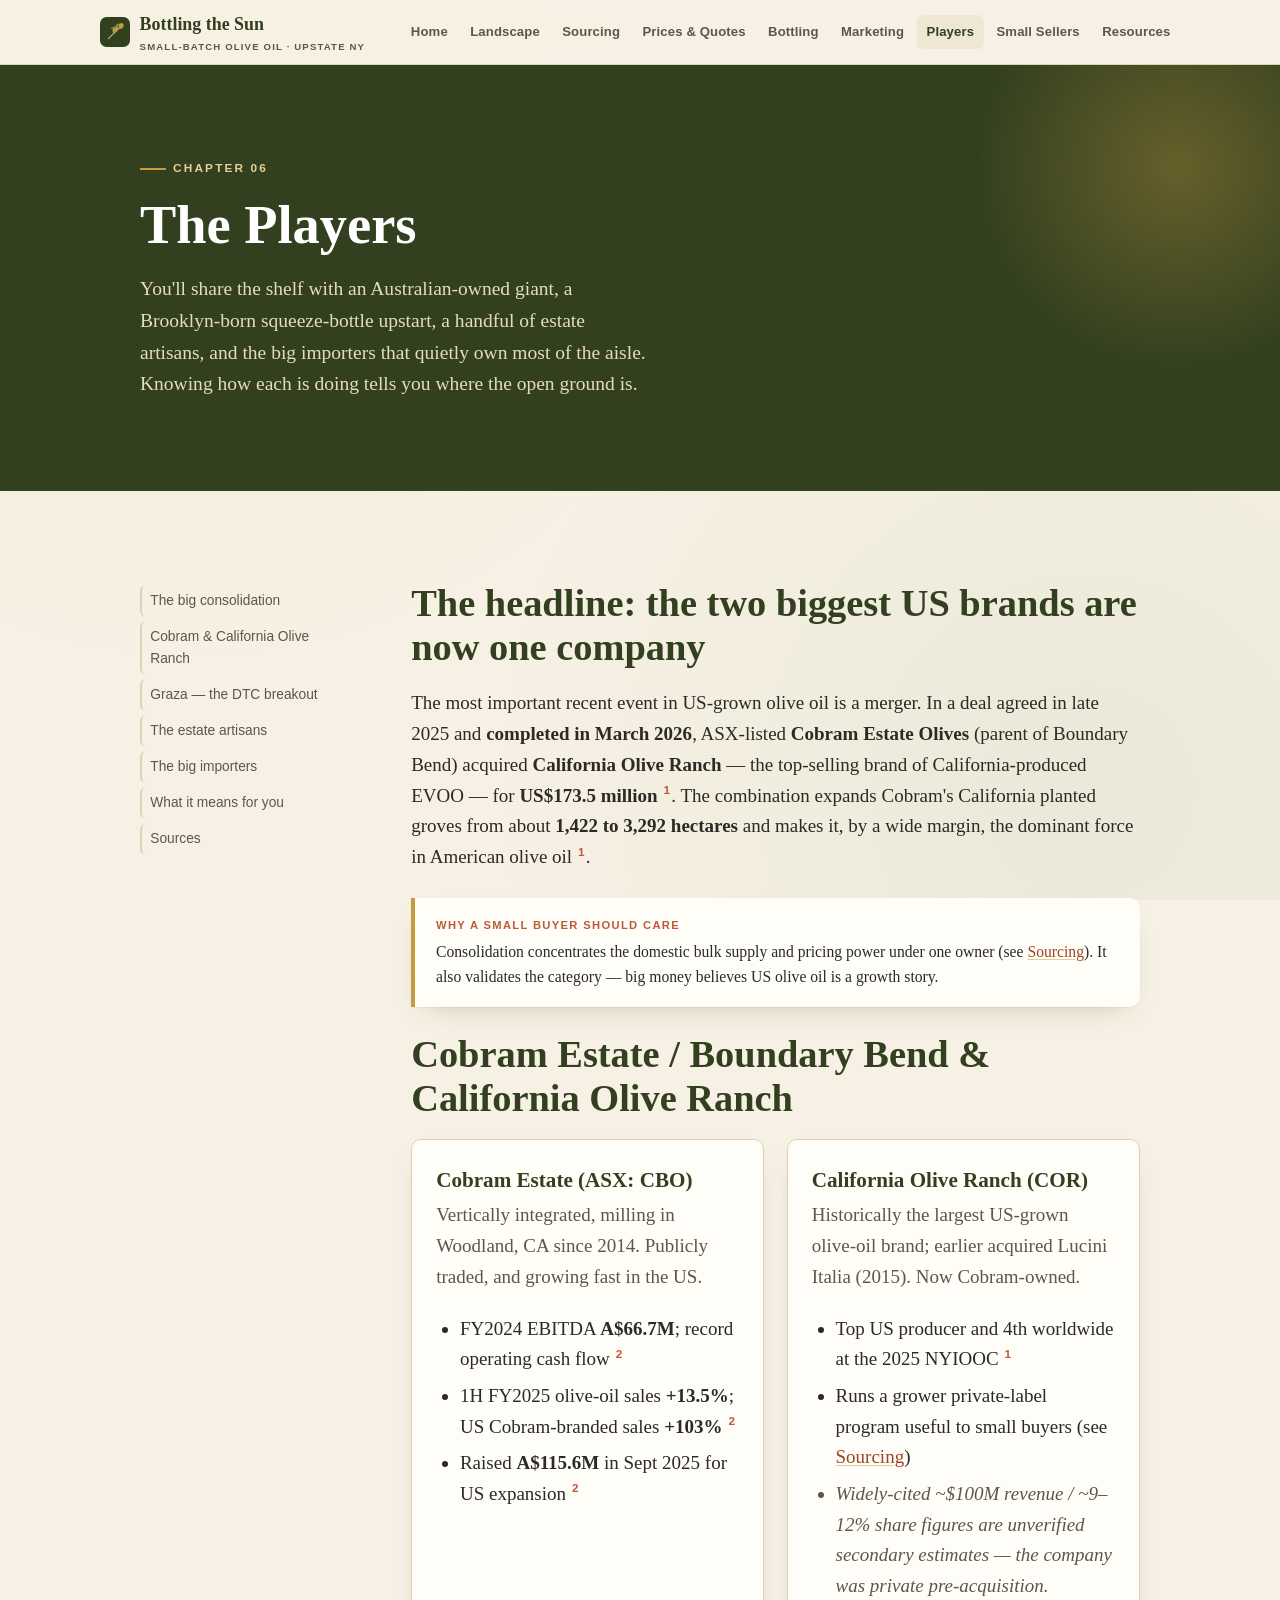
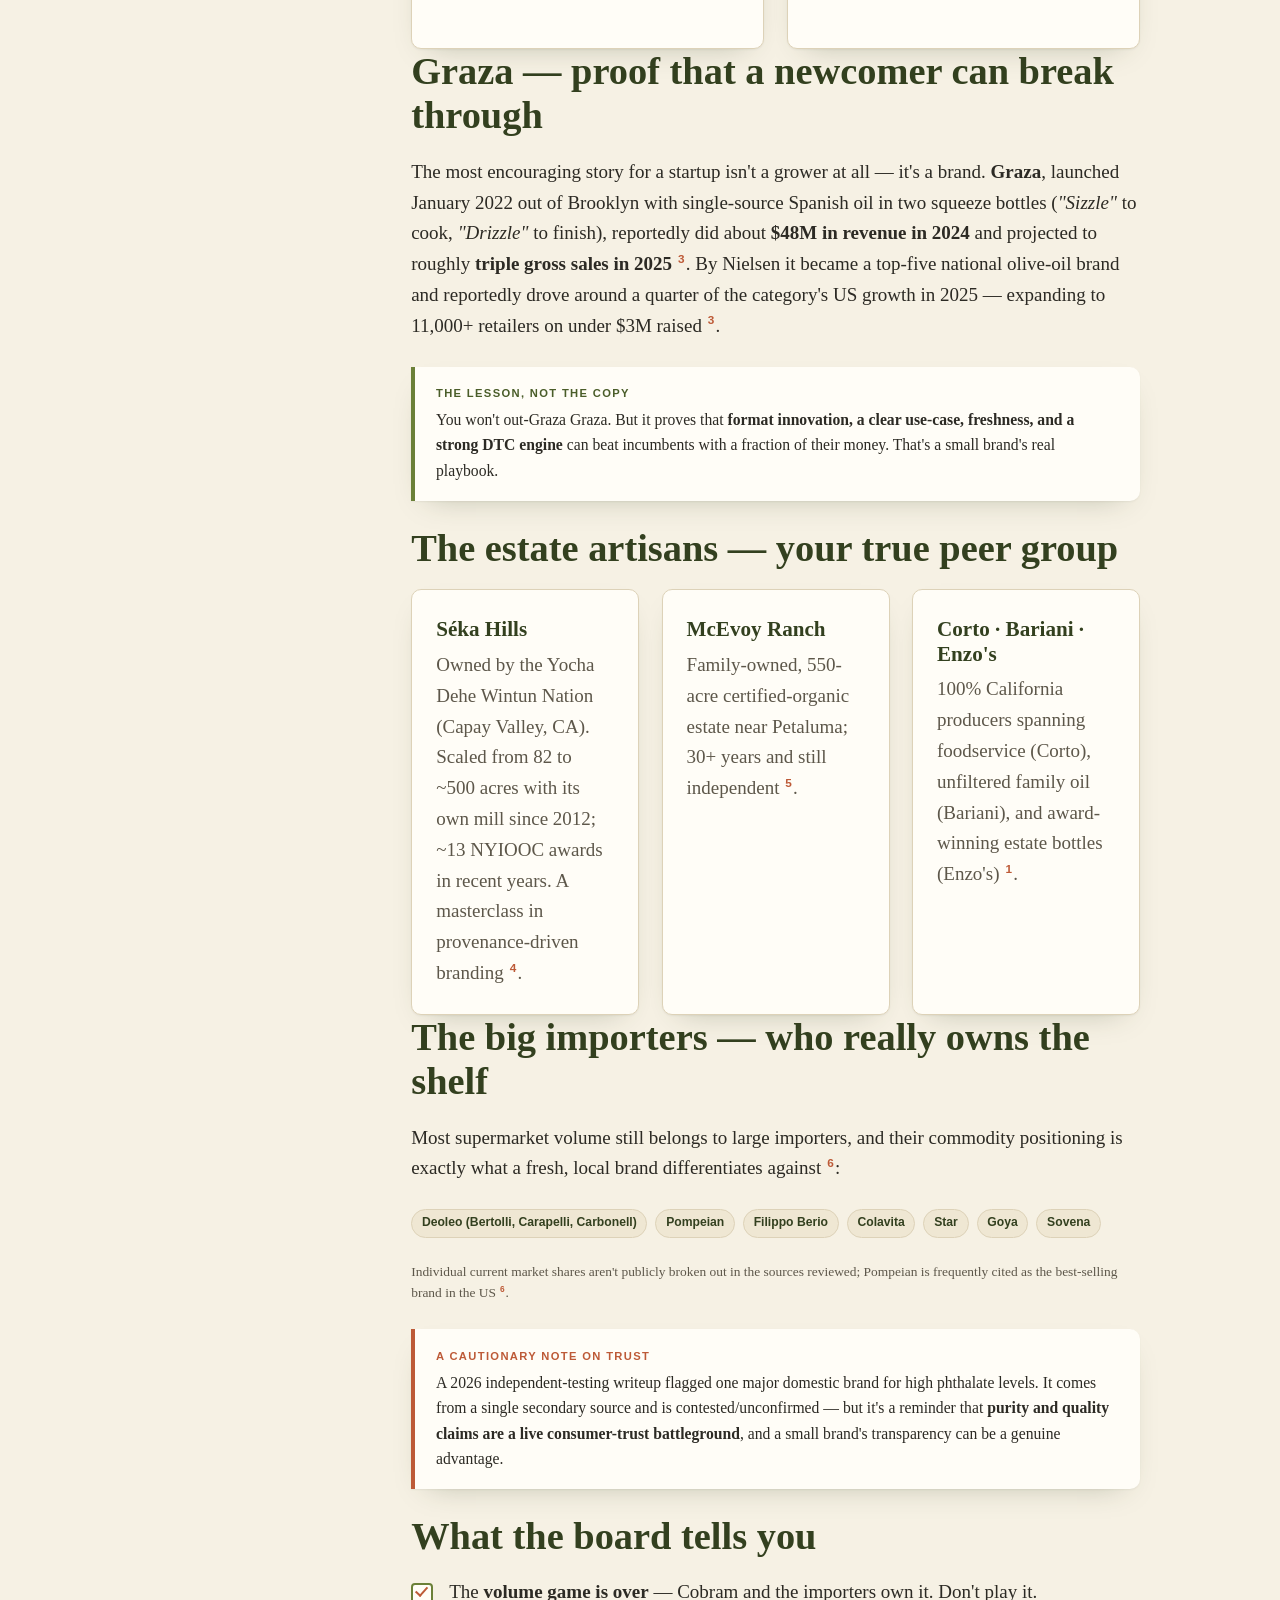
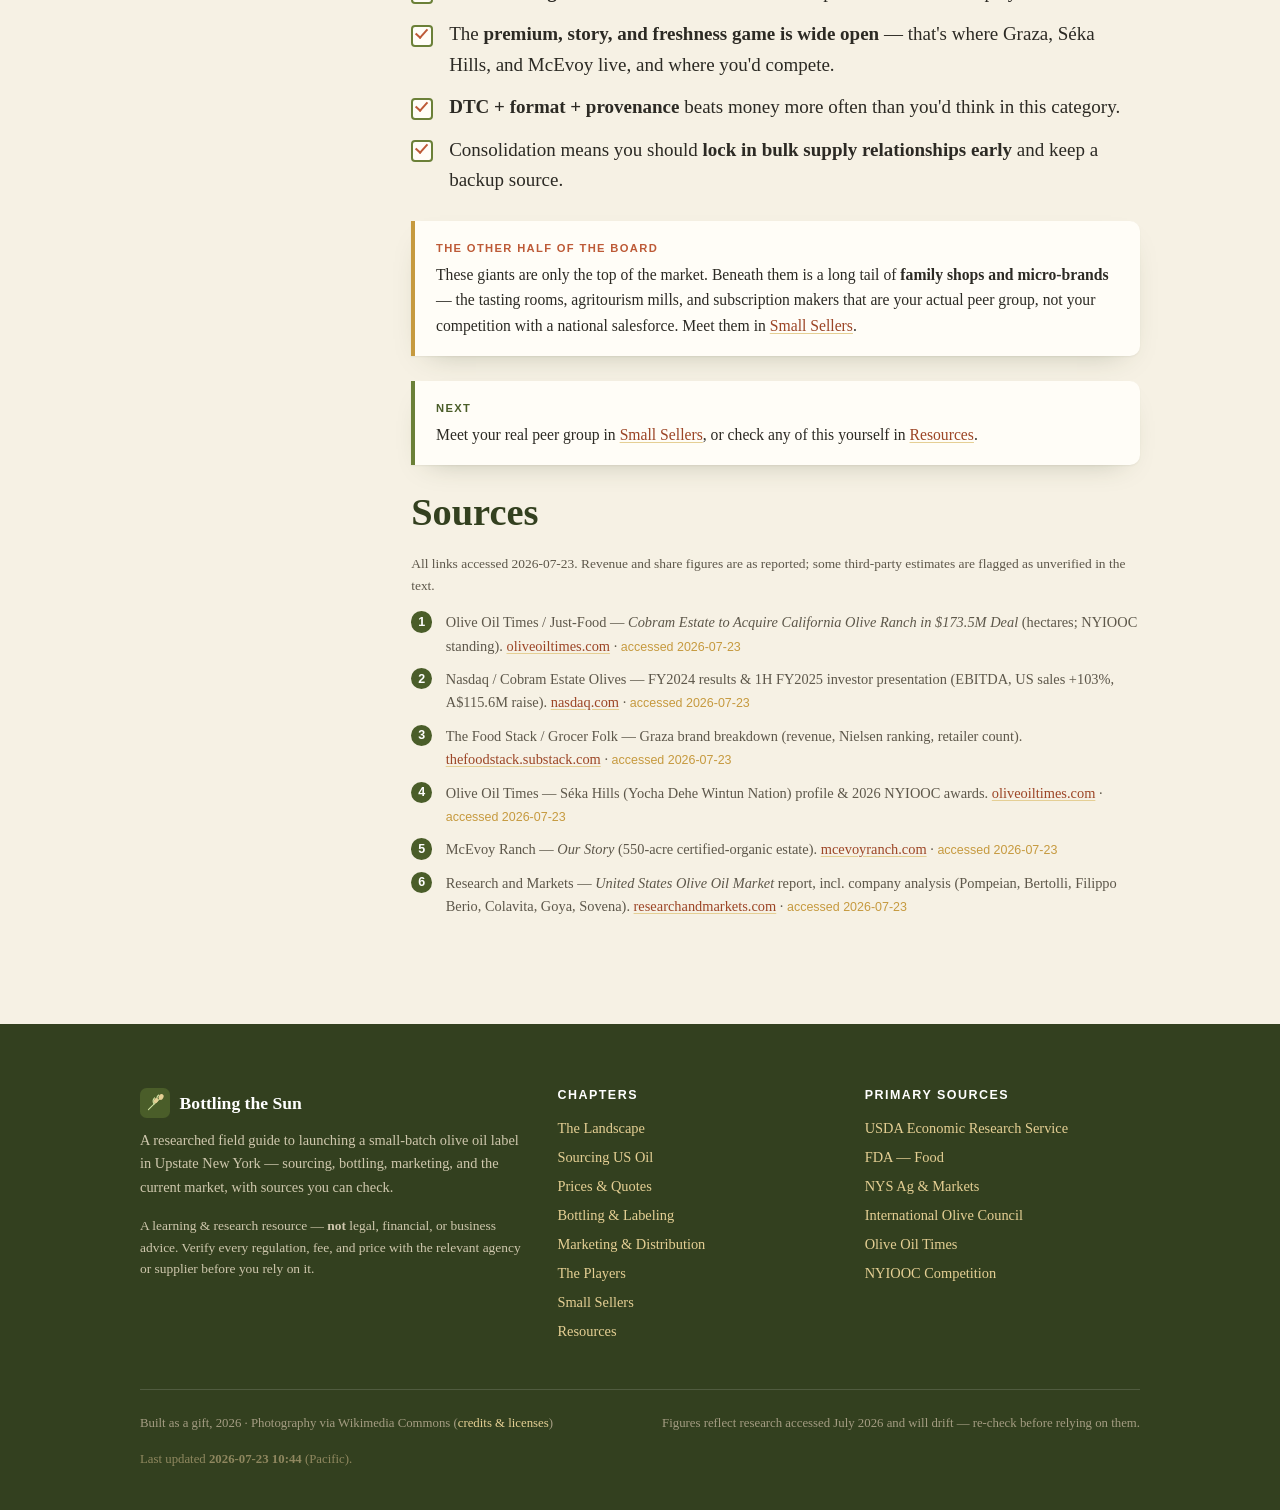
<file: players.html>
<!DOCTYPE html>
<html lang="en">
<head>
<meta charset="utf-8">
<meta name="viewport" content="width=device-width, initial-scale=1">
<title>The Players — Who's Who in US Olive Oil | Bottling the Sun</title>
<meta name="description" content="Who's winning in US olive oil: Cobram's acquisition of California Olive Ranch, the DTC breakout Graza, estate producers like Séka Hills and McEvoy, and the big importers that dominate the supermarket shelf.">
<link rel="icon" type="image/svg+xml" href="assets/svg/favicon.svg">
<link rel="stylesheet" href="css/style.css">
<script src="js/analytics.js"></script>
</head>
<body>

<header class="site-head">
  <div class="wrap nav">
    <a class="brand" href="index.html">
      <svg class="mark" viewBox="0 0 64 64" aria-hidden="true"><rect width="64" height="64" rx="14" fill="#33401f"/><g fill="none" stroke="#a9bd77" stroke-width="2.4" stroke-linecap="round"><path d="M18 46 C 26 38, 34 30, 46 20"/><path d="M30 34 C 27 29, 27 25, 31 21"/><path d="M37 27 C 35 22, 36 18, 40 15"/></g><g fill="#c69a3f"><ellipse cx="45" cy="19" rx="5" ry="6.4" transform="rotate(28 45 19)"/><ellipse cx="34" cy="27" rx="4.4" ry="5.8" transform="rotate(28 34 27)"/></g><g fill="#6b8038"><path d="M31 21 C 27 20, 24 22, 22 26 C 26 26, 29 25, 31 21 Z"/><path d="M40 15 C 36 14, 33 16, 31 20 C 35 20, 38 19, 40 15 Z"/></g></svg>
      <span>Bottling&nbsp;the&nbsp;Sun<small>Small-batch olive oil · Upstate NY</small></span>
    </a>
    <button class="nav-toggle" aria-label="Menu" aria-expanded="false">☰</button>
    <nav class="nav-links" id="nav">
      <a href="index.html">Home</a>
      <a href="landscape.html">Landscape</a>
      <a href="sourcing.html">Sourcing</a>
      <a href="pricing.html">Prices &amp; Quotes</a>
      <a href="bottling.html">Bottling</a>
      <a href="marketing.html">Marketing</a>
      <a href="players.html">Players</a>
      <a href="sellers.html">Small Sellers</a>
      <a href="resources.html">Resources</a>
    </nav>
  </div>
</header>

<section class="page-hero">
  <div class="wrap">
    <p class="kicker">Chapter 06</p>
    <h1>The Players</h1>
    <p class="lede">You'll share the shelf with an Australian-owned giant, a Brooklyn-born squeeze-bottle upstart, a handful of estate artisans, and the big importers that quietly own most of the aisle. Knowing how each is doing tells you where the open ground is.</p>
  </div>
</section>

<div class="band">
  <div class="wrap with-toc">
    <nav class="toc" aria-label="On this page">
      <ul>
        <li><a href="#consolidation">The big consolidation</a></li>
        <li><a href="#cobram">Cobram &amp; California Olive Ranch</a></li>
        <li><a href="#graza">Graza — the DTC breakout</a></li>
        <li><a href="#estates">The estate artisans</a></li>
        <li><a href="#importers">The big importers</a></li>
        <li><a href="#takeaways">What it means for you</a></li>
        <li><a href="#sources">Sources</a></li>
      </ul>
    </nav>

    <div>
      <h2 id="consolidation">The headline: the two biggest US brands are now one company</h2>
      <p>The most important recent event in US-grown olive oil is a merger. In a deal agreed in late 2025 and <strong>completed in March 2026</strong>, ASX-listed <strong>Cobram Estate Olives</strong> (parent of Boundary Bend) acquired <strong>California Olive Ranch</strong> — the top-selling brand of California-produced EVOO — for <strong>US$173.5&nbsp;million</strong> <a class="cite" href="#s-deal" id="s-deal">1</a>. The combination expands Cobram's California planted groves from about <strong>1,422 to 3,292 hectares</strong> and makes it, by a wide margin, the dominant force in American olive oil <a class="cite" href="#s-deal">1</a>.</p>
      <div class="callout">
        <span class="tag">Why a small buyer should care</span>
        Consolidation concentrates the domestic bulk supply and pricing power under one owner (see <a href="sourcing.html#reality">Sourcing</a>). It also validates the category — big money believes US olive oil is a growth story.
      </div>

      <h2 id="cobram">Cobram Estate / Boundary Bend &amp; California Olive Ranch</h2>
      <div class="grid cols-2">
        <div class="card">
          <h3>Cobram Estate (ASX: CBO)</h3>
          <p class="muted">Vertically integrated, milling in Woodland, CA since 2014. Publicly traded, and growing fast in the US.</p>
          <ul>
            <li>FY2024 EBITDA <strong>A$66.7M</strong>; record operating cash flow <a class="cite" href="#s-cbo">2</a></li>
            <li>1H FY2025 olive-oil sales <strong>+13.5%</strong>; US Cobram-branded sales <strong>+103%</strong> <a class="cite" href="#s-cbo">2</a></li>
            <li>Raised <strong>A$115.6M</strong> in Sept 2025 for US expansion <a class="cite" href="#s-cbo">2</a></li>
          </ul>
        </div>
        <div class="card">
          <h3>California Olive Ranch (COR)</h3>
          <p class="muted">Historically the largest US-grown olive-oil brand; earlier acquired Lucini Italia (2015). Now Cobram-owned.</p>
          <ul>
            <li>Top US producer and 4th worldwide at the 2025 NYIOOC <a class="cite" href="#s-deal">1</a></li>
            <li>Runs a grower private-label program useful to small buyers (see <a href="sourcing.html#who">Sourcing</a>)</li>
            <li class="muted"><em>Widely-cited ~$100M revenue / ~9–12% share figures are unverified secondary estimates — the company was private pre-acquisition.</em></li>
          </ul>
        </div>
      </div>

      <h2 id="graza">Graza — proof that a newcomer can break through</h2>
      <p>The most encouraging story for a startup isn't a grower at all — it's a brand. <strong>Graza</strong>, launched January 2022 out of Brooklyn with single-source Spanish oil in two squeeze bottles (<em>"Sizzle"</em> to cook, <em>"Drizzle"</em> to finish), reportedly did about <strong>$48M in revenue in 2024</strong> and projected to roughly <strong>triple gross sales in 2025</strong> <a class="cite" href="#s-graza2" id="s-graza2">3</a>. By Nielsen it became a top-five national olive-oil brand and reportedly drove around a quarter of the category's US growth in 2025 — expanding to 11,000+ retailers on under $3M raised <a class="cite" href="#s-graza2">3</a>.</p>
      <div class="callout tip">
        <span class="tag">The lesson, not the copy</span>
        You won't out-Graza Graza. But it proves that <strong>format innovation, a clear use-case, freshness, and a strong DTC engine</strong> can beat incumbents with a fraction of their money. That's a small brand's real playbook.
      </div>

      <h2 id="estates">The estate artisans — your true peer group</h2>
      <div class="grid cols-3">
        <div class="card"><h3>Séka Hills</h3><p class="muted">Owned by the Yocha Dehe Wintun Nation (Capay Valley, CA). Scaled from 82 to ~500 acres with its own mill since 2012; ~13 NYIOOC awards in recent years. A masterclass in provenance-driven branding <a class="cite" href="#s-seka2">4</a>.</p></div>
        <div class="card"><h3>McEvoy Ranch</h3><p class="muted">Family-owned, 550-acre certified-organic estate near Petaluma; 30+ years and still independent <a class="cite" href="#s-mcevoy">5</a>.</p></div>
        <div class="card"><h3>Corto · Bariani · Enzo's</h3><p class="muted">100% California producers spanning foodservice (Corto), unfiltered family oil (Bariani), and award-winning estate bottles (Enzo's) <a class="cite" href="#s-deal">1</a>.</p></div>
      </div>

      <h2 id="importers">The big importers — who really owns the shelf</h2>
      <p>Most supermarket volume still belongs to large importers, and their commodity positioning is exactly what a fresh, local brand differentiates against <a class="cite" href="#s-companies" id="s-companies">6</a>:</p>
      <ul class="pills">
        <li>Deoleo (Bertolli, Carapelli, Carbonell)</li>
        <li>Pompeian</li>
        <li>Filippo Berio</li>
        <li>Colavita</li>
        <li>Star</li>
        <li>Goya</li>
        <li>Sovena</li>
      </ul>
      <p class="small muted">Individual current market shares aren't publicly broken out in the sources reviewed; Pompeian is frequently cited as the best-selling brand in the US <a class="cite" href="#s-companies">6</a>.</p>
      <div class="callout warn">
        <span class="tag">A cautionary note on trust</span>
        A 2026 independent-testing writeup flagged one major domestic brand for high phthalate levels. It comes from a single secondary source and is contested/unconfirmed — but it's a reminder that <strong>purity and quality claims are a live consumer-trust battleground</strong>, and a small brand's transparency can be a genuine advantage.
      </div>

      <h2 id="takeaways">What the board tells you</h2>
      <ul class="checklist">
        <li>The <strong>volume game is over</strong> — Cobram and the importers own it. Don't play it.</li>
        <li>The <strong>premium, story, and freshness game is wide open</strong> — that's where Graza, Séka Hills, and McEvoy live, and where you'd compete.</li>
        <li><strong>DTC + format + provenance</strong> beats money more often than you'd think in this category.</li>
        <li>Consolidation means you should <strong>lock in bulk supply relationships early</strong> and keep a backup source.</li>
      </ul>
      <div class="callout">
        <span class="tag">The other half of the board</span>
        These giants are only the top of the market. Beneath them is a long tail of <strong>family shops and micro-brands</strong> — the tasting rooms, agritourism mills, and subscription makers that are your actual peer group, not your competition with a national salesforce. Meet them in <a href="sellers.html">Small Sellers</a>.
      </div>

      <div class="callout tip" style="margin-top:1.6rem">
        <span class="tag">Next</span>
        Meet your real peer group in <a href="sellers.html">Small Sellers</a>, or check any of this yourself in <a href="resources.html">Resources</a>.
      </div>

      <h2 id="sources">Sources</h2>
      <p class="small muted">All links accessed 2026-07-23. Revenue and share figures are as reported; some third-party estimates are flagged as unverified in the text.</p>
      <ol class="source-list">
        <li id="s-deal">Olive Oil Times / Just-Food — <em>Cobram Estate to Acquire California Olive Ranch in $173.5M Deal</em> (hectares; NYIOOC standing). <a href="https://www.oliveoiltimes.com/business/cobram-estate-to-acquire-california-olive-ranch-in-173-5-million-deal/142929" rel="noopener">oliveoiltimes.com</a> · <span class="accessed">accessed 2026-07-23</span></li>
        <li id="s-cbo">Nasdaq / Cobram Estate Olives — FY2024 results &amp; 1H FY2025 investor presentation (EBITDA, US sales +103%, A$115.6M raise). <a href="https://www.nasdaq.com/articles/cobram-estate-olives-reports-strong-fy2024-performance" rel="noopener">nasdaq.com</a> · <span class="accessed">accessed 2026-07-23</span></li>
        <li id="s-graza2">The Food Stack / Grocer Folk — Graza brand breakdown (revenue, Nielsen ranking, retailer count). <a href="https://thefoodstack.substack.com/p/from-squeeze-bottle-to-240m-valuation" rel="noopener">thefoodstack.substack.com</a> · <span class="accessed">accessed 2026-07-23</span></li>
        <li id="s-seka2">Olive Oil Times — Séka Hills (Yocha Dehe Wintun Nation) profile &amp; 2026 NYIOOC awards. <a href="https://www.oliveoiltimes.com/business/capay-valley-producer-seka-hills-adds-five-awards-at-2026-nyiooc/143514" rel="noopener">oliveoiltimes.com</a> · <span class="accessed">accessed 2026-07-23</span></li>
        <li id="s-mcevoy">McEvoy Ranch — <em>Our Story</em> (550-acre certified-organic estate). <a href="https://www.mcevoyranch.com/pages/our-story" rel="noopener">mcevoyranch.com</a> · <span class="accessed">accessed 2026-07-23</span></li>
        <li id="s-companies">Research and Markets — <em>United States Olive Oil Market</em> report, incl. company analysis (Pompeian, Bertolli, Filippo Berio, Colavita, Goya, Sovena). <a href="https://www.researchandmarkets.com/report/united-states-olive-oil-market" rel="noopener">researchandmarkets.com</a> · <span class="accessed">accessed 2026-07-23</span></li>
      </ol>
    </div>
  </div>
</div>

<footer class="site-foot">
  <div class="wrap">
    <div class="foot-grid">
      <div>
        <div class="foot-brand">
          <svg class="mark" viewBox="0 0 64 64" aria-hidden="true"><rect width="64" height="64" rx="14" fill="#4a5d29"/><g fill="none" stroke="#cfe0a0" stroke-width="2.4" stroke-linecap="round"><path d="M18 46 C 26 38, 34 30, 46 20"/><path d="M30 34 C 27 29, 27 25, 31 21"/><path d="M37 27 C 35 22, 36 18, 40 15"/></g><g fill="#e5cf94"><ellipse cx="45" cy="19" rx="5" ry="6.4" transform="rotate(28 45 19)"/><ellipse cx="34" cy="27" rx="4.4" ry="5.8" transform="rotate(28 34 27)"/></g></svg>
          Bottling the Sun
        </div>
        <p>A researched field guide to launching a small-batch olive oil label in Upstate New York — sourcing, bottling, marketing, and the current market, with sources you can check.</p>
        <p class="small">A learning &amp; research resource — <strong>not</strong> legal, financial, or business advice. Verify every regulation, fee, and price with the relevant agency or supplier before you rely on it.</p>
      </div>
      <div>
        <h4>Chapters</h4>
        <ul>
          <li><a href="landscape.html">The Landscape</a></li>
          <li><a href="sourcing.html">Sourcing US Oil</a></li>
          <li><a href="pricing.html">Prices &amp; Quotes</a></li>
          <li><a href="bottling.html">Bottling &amp; Labeling</a></li>
          <li><a href="marketing.html">Marketing &amp; Distribution</a></li>
          <li><a href="players.html">The Players</a></li>
          <li><a href="sellers.html">Small Sellers</a></li>
          <li><a href="resources.html">Resources</a></li>
        </ul>
      </div>
      <div>
        <h4>Primary sources</h4>
        <ul>
          <li><a href="https://www.ers.usda.gov/" rel="noopener">USDA Economic Research Service</a></li>
          <li><a href="https://www.fda.gov/food" rel="noopener">FDA — Food</a></li>
          <li><a href="https://agriculture.ny.gov/" rel="noopener">NYS Ag &amp; Markets</a></li>
          <li><a href="https://www.internationaloliveoil.org/" rel="noopener">International Olive Council</a></li>
          <li><a href="https://www.oliveoiltimes.com/" rel="noopener">Olive Oil Times</a></li>
          <li><a href="https://nyiooc.org/" rel="noopener">NYIOOC Competition</a></li>
        </ul>
      </div>
    </div>
    <div class="foot-bottom">
      <span>Built as a gift, <span data-year>2026</span> · Photography via Wikimedia Commons (<a href="assets/photos/CREDITS.md">credits &amp; licenses</a>)</span>
      <span>Figures reflect research accessed July&nbsp;2026 and will drift — re-check before relying on them.</span>
      <span style="flex-basis:100%;color:#8f875f">Last updated <strong>2026-07-23 10:44</strong> (Pacific).</span>
    </div>
  </div>
</footer>

<script src="js/site.js" defer></script>
</body>
</html>
</file>
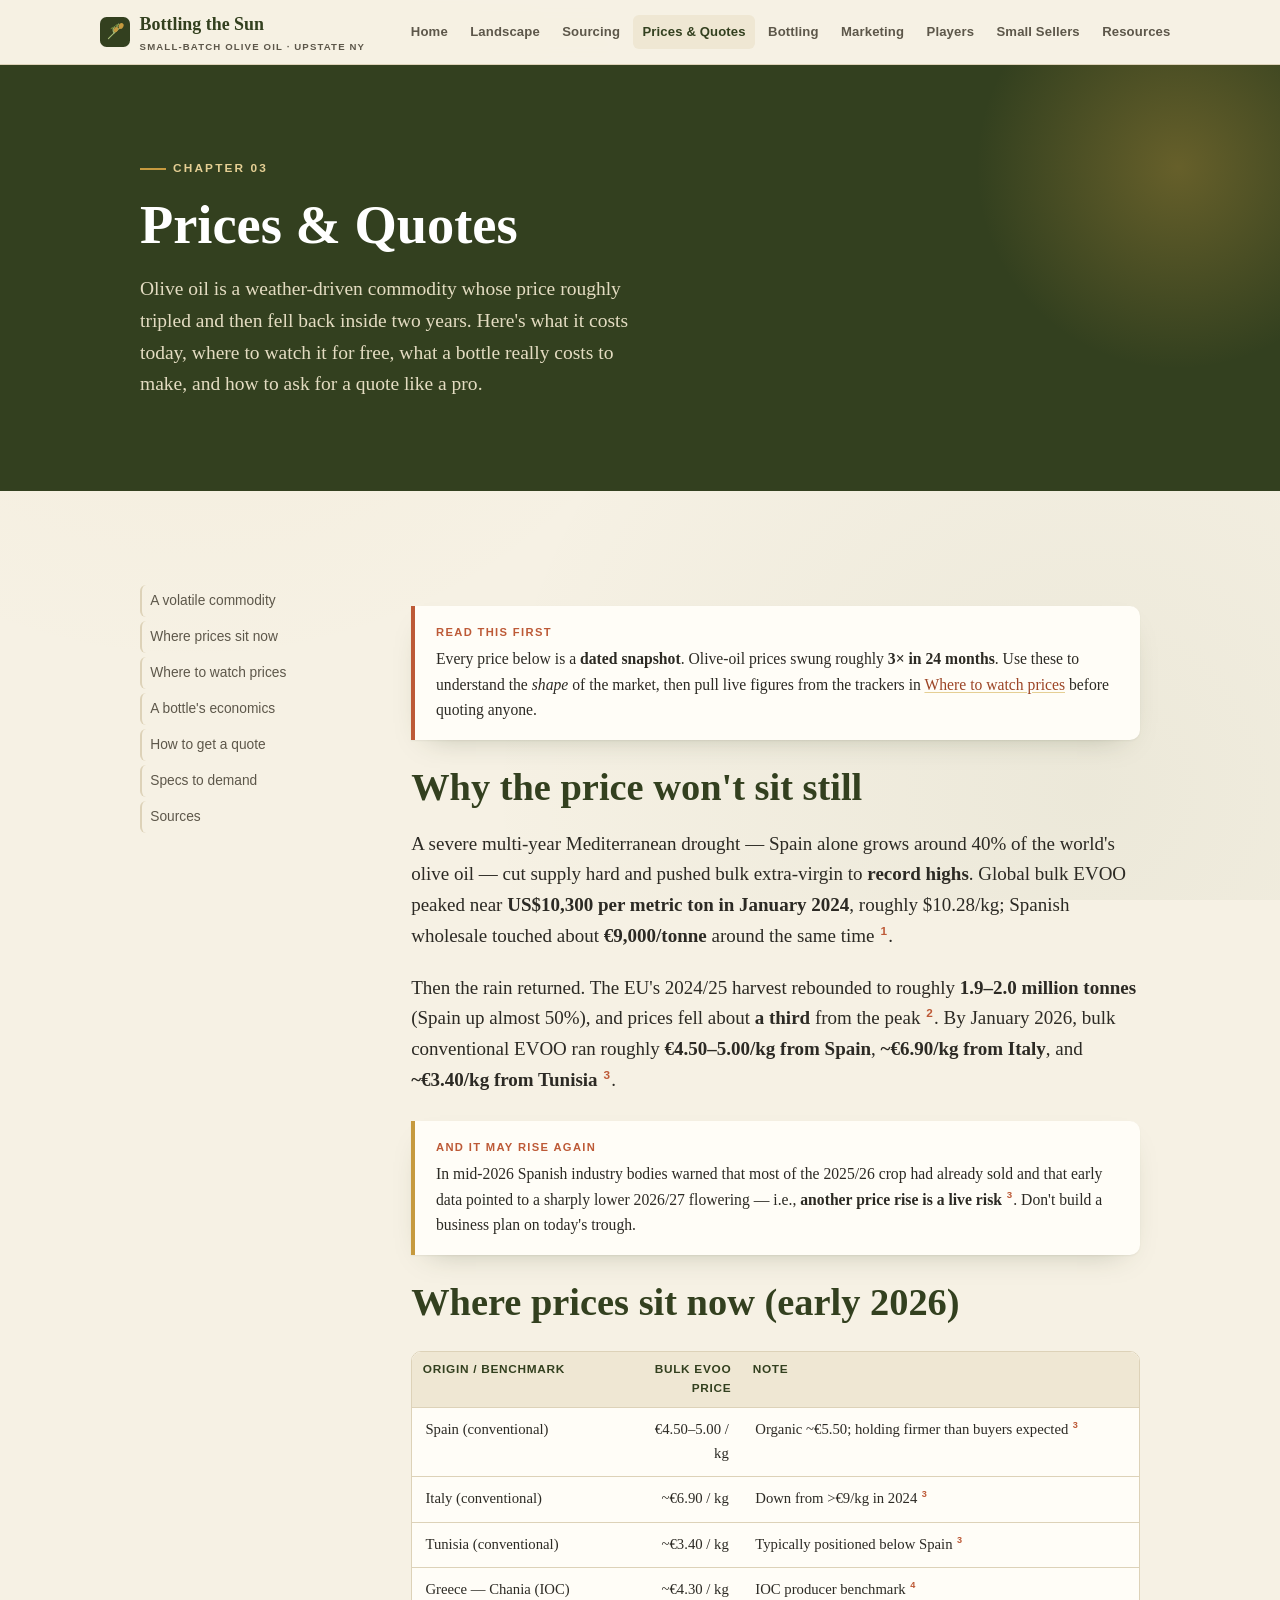
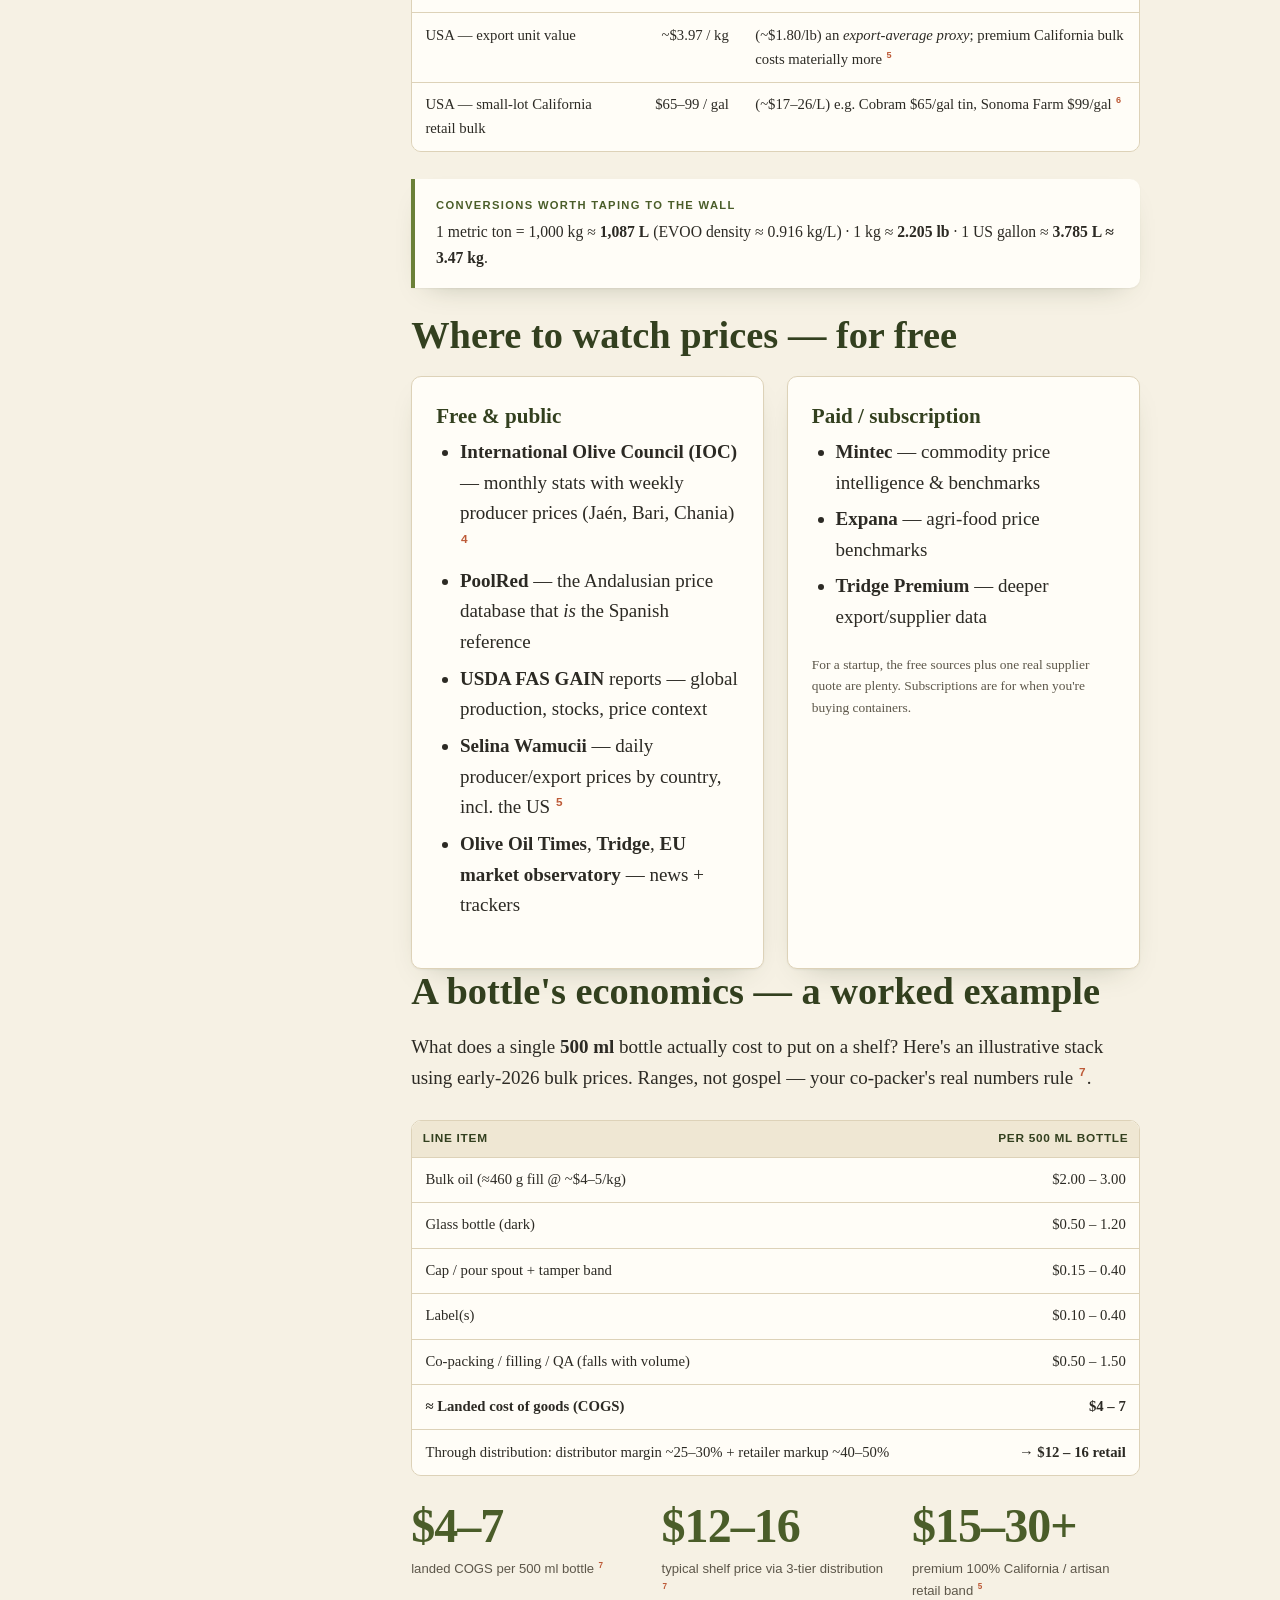
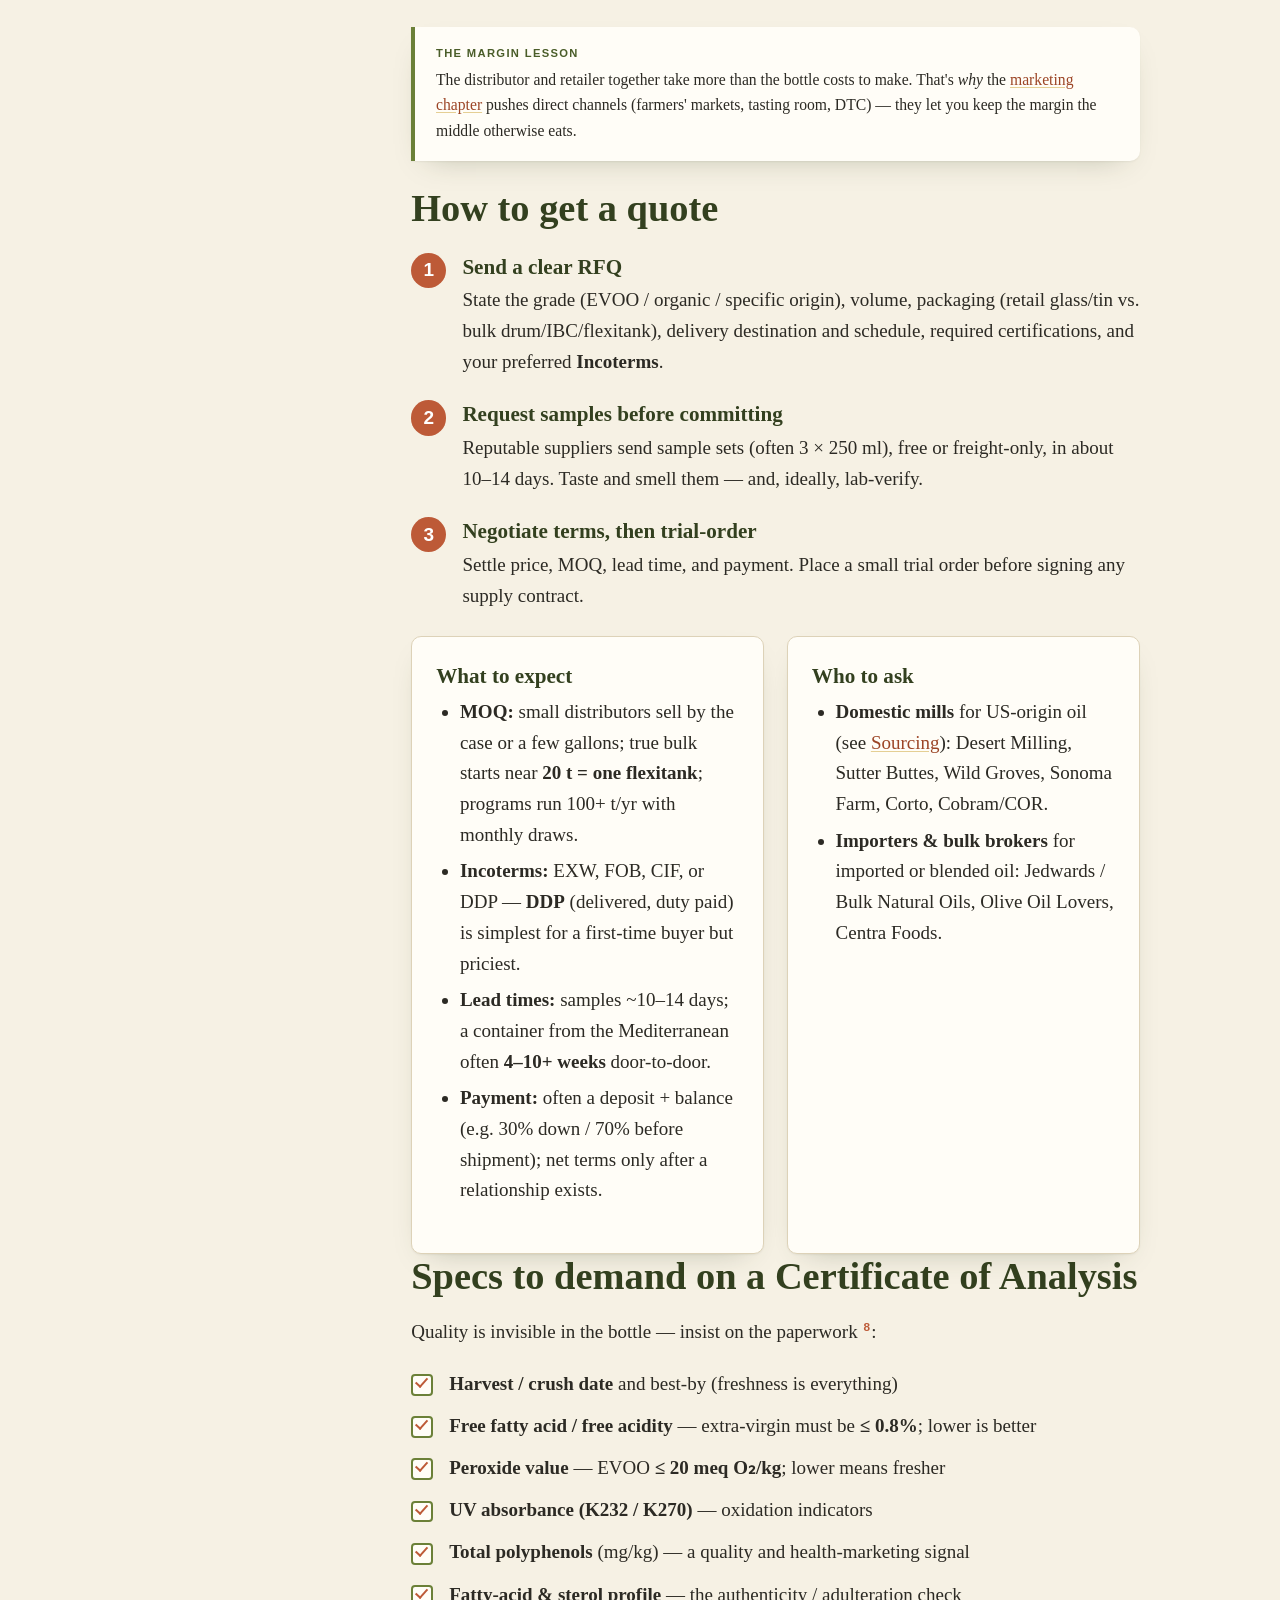
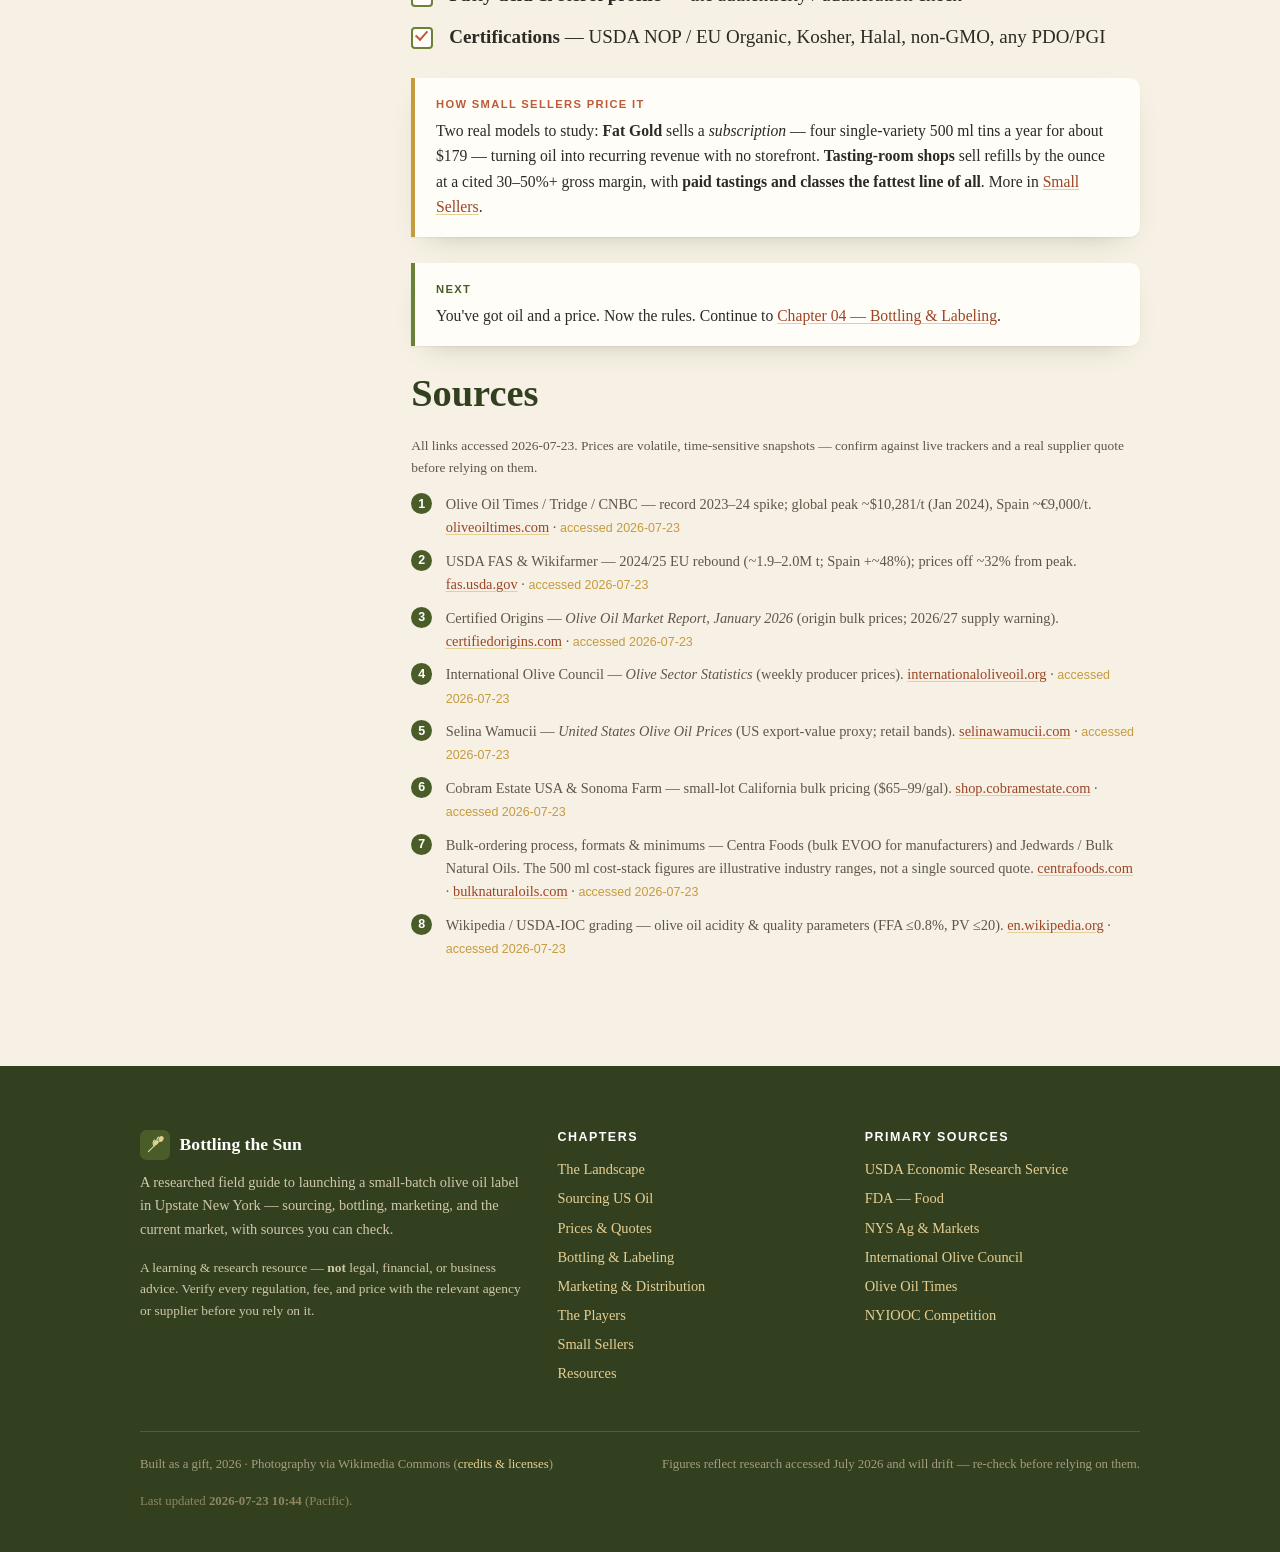
<file: pricing.html>
<!DOCTYPE html>
<html lang="en">
<head>
<meta charset="utf-8">
<meta name="viewport" content="width=device-width, initial-scale=1">
<title>Prices &amp; Getting Quotes — Bulk Olive Oil | Bottling the Sun</title>
<meta name="description" content="The 2024 olive-oil price shock and where prices sit now, free and paid places to watch live bulk prices, a worked cost breakdown for a 500ml bottle, and exactly how to request a quote from a producer.">
<link rel="icon" type="image/svg+xml" href="assets/svg/favicon.svg">
<link rel="stylesheet" href="css/style.css">
<script src="js/analytics.js"></script>
</head>
<body>

<header class="site-head">
  <div class="wrap nav">
    <a class="brand" href="index.html">
      <svg class="mark" viewBox="0 0 64 64" aria-hidden="true"><rect width="64" height="64" rx="14" fill="#33401f"/><g fill="none" stroke="#a9bd77" stroke-width="2.4" stroke-linecap="round"><path d="M18 46 C 26 38, 34 30, 46 20"/><path d="M30 34 C 27 29, 27 25, 31 21"/><path d="M37 27 C 35 22, 36 18, 40 15"/></g><g fill="#c69a3f"><ellipse cx="45" cy="19" rx="5" ry="6.4" transform="rotate(28 45 19)"/><ellipse cx="34" cy="27" rx="4.4" ry="5.8" transform="rotate(28 34 27)"/></g><g fill="#6b8038"><path d="M31 21 C 27 20, 24 22, 22 26 C 26 26, 29 25, 31 21 Z"/><path d="M40 15 C 36 14, 33 16, 31 20 C 35 20, 38 19, 40 15 Z"/></g></svg>
      <span>Bottling&nbsp;the&nbsp;Sun<small>Small-batch olive oil · Upstate NY</small></span>
    </a>
    <button class="nav-toggle" aria-label="Menu" aria-expanded="false">☰</button>
    <nav class="nav-links" id="nav">
      <a href="index.html">Home</a>
      <a href="landscape.html">Landscape</a>
      <a href="sourcing.html">Sourcing</a>
      <a href="pricing.html">Prices &amp; Quotes</a>
      <a href="bottling.html">Bottling</a>
      <a href="marketing.html">Marketing</a>
      <a href="players.html">Players</a>
      <a href="sellers.html">Small Sellers</a>
      <a href="resources.html">Resources</a>
    </nav>
  </div>
</header>

<section class="page-hero">
  <div class="wrap">
    <p class="kicker">Chapter 03</p>
    <h1>Prices &amp; Quotes</h1>
    <p class="lede">Olive oil is a weather-driven commodity whose price roughly tripled and then fell back inside two years. Here's what it costs today, where to watch it for free, what a bottle really costs to make, and how to ask for a quote like a pro.</p>
  </div>
</section>

<div class="band">
  <div class="wrap with-toc">
    <nav class="toc" aria-label="On this page">
      <ul>
        <li><a href="#volatile">A volatile commodity</a></li>
        <li><a href="#now">Where prices sit now</a></li>
        <li><a href="#watch">Where to watch prices</a></li>
        <li><a href="#worksheet">A bottle's economics</a></li>
        <li><a href="#quote">How to get a quote</a></li>
        <li><a href="#coa">Specs to demand</a></li>
        <li><a href="#sources">Sources</a></li>
      </ul>
    </nav>

    <div>
      <div class="callout warn">
        <span class="tag">Read this first</span>
        Every price below is a <strong>dated snapshot</strong>. Olive-oil prices swung roughly <strong>3× in 24 months</strong>. Use these to understand the <em>shape</em> of the market, then pull live figures from the trackers in <a href="#watch">Where to watch prices</a> before quoting anyone.
      </div>

      <h2 id="volatile">Why the price won't sit still</h2>
      <p>A severe multi-year Mediterranean drought — Spain alone grows around 40% of the world's olive oil — cut supply hard and pushed bulk extra-virgin to <strong>record highs</strong>. Global bulk EVOO peaked near <strong>US$10,300 per metric ton in January 2024</strong>, roughly $10.28/kg; Spanish wholesale touched about <strong>€9,000/tonne</strong> around the same time <a class="cite" href="#s-spike" id="s-spike">1</a>.</p>
      <p>Then the rain returned. The EU's 2024/25 harvest rebounded to roughly <strong>1.9–2.0 million tonnes</strong> (Spain up almost 50%), and prices fell about <strong>a third</strong> from the peak <a class="cite" href="#s-rebound">2</a>. By January 2026, bulk conventional EVOO ran roughly <strong>€4.50–5.00/kg from Spain</strong>, <strong>~€6.90/kg from Italy</strong>, and <strong>~€3.40/kg from Tunisia</strong> <a class="cite" href="#s-certified">3</a>.</p>
      <div class="callout">
        <span class="tag">And it may rise again</span>
        In mid-2026 Spanish industry bodies warned that most of the 2025/26 crop had already sold and that early data pointed to a sharply lower 2026/27 flowering — i.e., <strong>another price rise is a live risk</strong> <a class="cite" href="#s-certified">3</a>. Don't build a business plan on today's trough.
      </div>

      <h2 id="now">Where prices sit now (early 2026)</h2>
      <div class="table-scroll">
        <table>
          <thead><tr><th>Origin / benchmark</th><th class="num">Bulk EVOO price</th><th>Note</th></tr></thead>
          <tbody>
            <tr><td>Spain (conventional)</td><td class="num">€4.50–5.00 / kg</td><td>Organic ~€5.50; holding firmer than buyers expected <a class="cite" href="#s-certified">3</a></td></tr>
            <tr><td>Italy (conventional)</td><td class="num">~€6.90 / kg</td><td>Down from &gt;€9/kg in 2024 <a class="cite" href="#s-certified">3</a></td></tr>
            <tr><td>Tunisia (conventional)</td><td class="num">~€3.40 / kg</td><td>Typically positioned below Spain <a class="cite" href="#s-certified">3</a></td></tr>
            <tr><td>Greece — Chania (IOC)</td><td class="num">~€4.30 / kg</td><td>IOC producer benchmark <a class="cite" href="#s-ioc">4</a></td></tr>
            <tr><td>USA — export unit value</td><td class="num">~$3.97 / kg</td><td>(~$1.80/lb) an <em>export-average proxy</em>; premium California bulk costs materially more <a class="cite" href="#s-selina">5</a></td></tr>
            <tr><td>USA — small-lot California retail bulk</td><td class="num">$65–99 / gal</td><td>(~$17–26/L) e.g. Cobram $65/gal tin, Sonoma Farm $99/gal <a class="cite" href="#s-cobrambulk">6</a></td></tr>
          </tbody>
        </table>
      </div>
      <div class="callout tip">
        <span class="tag">Conversions worth taping to the wall</span>
        1 metric ton = 1,000&nbsp;kg ≈ <strong>1,087 L</strong> (EVOO density ≈ 0.916&nbsp;kg/L) · 1&nbsp;kg ≈ <strong>2.205 lb</strong> · 1 US gallon ≈ <strong>3.785 L ≈ 3.47&nbsp;kg</strong>.
      </div>

      <h2 id="watch">Where to watch prices — for free</h2>
      <div class="grid cols-2">
        <div class="card"><h3>Free &amp; public</h3>
          <ul>
            <li><strong>International Olive Council (IOC)</strong> — monthly stats with weekly producer prices (Jaén, Bari, Chania) <a class="cite" href="#s-ioc">4</a></li>
            <li><strong>PoolRed</strong> — the Andalusian price database that <em>is</em> the Spanish reference</li>
            <li><strong>USDA FAS GAIN</strong> reports — global production, stocks, price context</li>
            <li><strong>Selina Wamucii</strong> — daily producer/export prices by country, incl. the US <a class="cite" href="#s-selina">5</a></li>
            <li><strong>Olive Oil Times</strong>, <strong>Tridge</strong>, <strong>EU market observatory</strong> — news + trackers</li>
          </ul>
        </div>
        <div class="card"><h3>Paid / subscription</h3>
          <ul>
            <li><strong>Mintec</strong> — commodity price intelligence &amp; benchmarks</li>
            <li><strong>Expana</strong> — agri-food price benchmarks</li>
            <li><strong>Tridge Premium</strong> — deeper export/supplier data</li>
          </ul>
          <p class="small muted">For a startup, the free sources plus one real supplier quote are plenty. Subscriptions are for when you're buying containers.</p>
        </div>
      </div>

      <h2 id="worksheet">A bottle's economics — a worked example</h2>
      <p>What does a single <strong>500&nbsp;ml</strong> bottle actually cost to put on a shelf? Here's an illustrative stack using early-2026 bulk prices. Ranges, not gospel — your co-packer's real numbers rule <a class="cite" href="#s-alibaba">7</a>.</p>
      <div class="table-scroll">
        <table>
          <thead><tr><th>Line item</th><th class="num">Per 500&nbsp;ml bottle</th></tr></thead>
          <tbody>
            <tr><td>Bulk oil (≈460&nbsp;g fill @ ~$4–5/kg)</td><td class="num">$2.00 – 3.00</td></tr>
            <tr><td>Glass bottle (dark)</td><td class="num">$0.50 – 1.20</td></tr>
            <tr><td>Cap / pour spout + tamper band</td><td class="num">$0.15 – 0.40</td></tr>
            <tr><td>Label(s)</td><td class="num">$0.10 – 0.40</td></tr>
            <tr><td>Co-packing / filling / QA (falls with volume)</td><td class="num">$0.50 – 1.50</td></tr>
            <tr><td><strong>≈ Landed cost of goods (COGS)</strong></td><td class="num"><strong>$4 – 7</strong></td></tr>
            <tr><td>Through distribution: distributor margin ~25–30% + retailer markup ~40–50%</td><td class="num">→ <strong>$12 – 16 retail</strong></td></tr>
          </tbody>
        </table>
      </div>
      <div class="grid cols-3" style="margin:1.6rem 0">
        <div class="stat"><div class="fig">$4–7</div><div class="lab">landed COGS per 500&nbsp;ml bottle <a class="cite" href="#s-alibaba">7</a></div></div>
        <div class="stat"><div class="fig">$12–16</div><div class="lab">typical shelf price via 3-tier distribution <a class="cite" href="#s-alibaba">7</a></div></div>
        <div class="stat"><div class="fig">$15–30+</div><div class="lab">premium 100% California / artisan retail band <a class="cite" href="#s-selina">5</a></div></div>
      </div>
      <div class="callout tip">
        <span class="tag">The margin lesson</span>
        The distributor and retailer together take more than the bottle costs to make. That's <em>why</em> the <a href="marketing.html">marketing chapter</a> pushes direct channels (farmers' markets, tasting room, DTC) — they let you keep the margin the middle otherwise eats.
      </div>

      <h2 id="quote">How to get a quote</h2>
      <ol class="steps">
        <li><h3>Send a clear RFQ</h3><p>State the grade (EVOO / organic / specific origin), volume, packaging (retail glass/tin vs. bulk drum/IBC/flexitank), delivery destination and schedule, required certifications, and your preferred <strong>Incoterms</strong>.</p></li>
        <li><h3>Request samples before committing</h3><p>Reputable suppliers send sample sets (often 3&nbsp;×&nbsp;250&nbsp;ml), free or freight-only, in about 10–14 days. Taste and smell them — and, ideally, lab-verify.</p></li>
        <li><h3>Negotiate terms, then trial-order</h3><p>Settle price, MOQ, lead time, and payment. Place a small trial order before signing any supply contract.</p></li>
      </ol>
      <div class="grid cols-2">
        <div class="card"><h3>What to expect</h3>
          <ul>
            <li><strong>MOQ:</strong> small distributors sell by the case or a few gallons; true bulk starts near <strong>20 t = one flexitank</strong>; programs run 100+ t/yr with monthly draws.</li>
            <li><strong>Incoterms:</strong> EXW, FOB, CIF, or DDP — <strong>DDP</strong> (delivered, duty paid) is simplest for a first-time buyer but priciest.</li>
            <li><strong>Lead times:</strong> samples ~10–14 days; a container from the Mediterranean often <strong>4–10+ weeks</strong> door-to-door.</li>
            <li><strong>Payment:</strong> often a deposit + balance (e.g. 30% down / 70% before shipment); net terms only after a relationship exists.</li>
          </ul>
        </div>
        <div class="card"><h3>Who to ask</h3>
          <ul>
            <li><strong>Domestic mills</strong> for US-origin oil (see <a href="sourcing.html#who">Sourcing</a>): Desert Milling, Sutter Buttes, Wild Groves, Sonoma Farm, Corto, Cobram/COR.</li>
            <li><strong>Importers &amp; bulk brokers</strong> for imported or blended oil: Jedwards / Bulk Natural Oils, Olive Oil Lovers, Centra Foods.</li>
          </ul>
        </div>
      </div>

      <h2 id="coa">Specs to demand on a Certificate of Analysis</h2>
      <p>Quality is invisible in the bottle — insist on the paperwork <a class="cite" href="#s-acidity">8</a>:</p>
      <ul class="checklist">
        <li><strong>Harvest / crush date</strong> and best-by (freshness is everything)</li>
        <li><strong>Free fatty acid / free acidity</strong> — extra-virgin must be <strong>≤ 0.8%</strong>; lower is better</li>
        <li><strong>Peroxide value</strong> — EVOO <strong>≤ 20 meq O₂/kg</strong>; lower means fresher</li>
        <li><strong>UV absorbance (K232 / K270)</strong> — oxidation indicators</li>
        <li><strong>Total polyphenols</strong> (mg/kg) — a quality and health-marketing signal</li>
        <li><strong>Fatty-acid &amp; sterol profile</strong> — the authenticity / adulteration check</li>
        <li><strong>Certifications</strong> — USDA NOP / EU Organic, Kosher, Halal, non-GMO, any PDO/PGI</li>
      </ul>
      <div class="callout">
        <span class="tag">How small sellers price it</span>
        Two real models to study: <strong>Fat Gold</strong> sells a <em>subscription</em> — four single-variety 500&nbsp;ml tins a year for about $179 — turning oil into recurring revenue with no storefront. <strong>Tasting-room shops</strong> sell refills by the ounce at a cited 30–50%+ gross margin, with <strong>paid tastings and classes the fattest line of all</strong>. More in <a href="sellers.html#shops">Small Sellers</a>.
      </div>

      <div class="callout tip" style="margin-top:1.6rem">
        <span class="tag">Next</span>
        You've got oil and a price. Now the rules. Continue to <a href="bottling.html">Chapter 04 — Bottling &amp; Labeling</a>.
      </div>

      <h2 id="sources">Sources</h2>
      <p class="small muted">All links accessed 2026-07-23. Prices are volatile, time-sensitive snapshots — confirm against live trackers and a real supplier quote before relying on them.</p>
      <ol class="source-list">
        <li id="s-spike">Olive Oil Times / Tridge / CNBC — record 2023–24 spike; global peak ~$10,281/t (Jan 2024), Spain ~€9,000/t. <a href="https://www.oliveoiltimes.com/briefs/prices-set-records-in-spain/115541" rel="noopener">oliveoiltimes.com</a> · <span class="accessed">accessed 2026-07-23</span></li>
        <li id="s-rebound">USDA FAS &amp; Wikifarmer — 2024/25 EU rebound (~1.9–2.0M t; Spain +~48%); prices off ~32% from peak. <a href="https://www.fas.usda.gov/data/european-union-eu-olive-oil-production-update-2024" rel="noopener">fas.usda.gov</a> · <span class="accessed">accessed 2026-07-23</span></li>
        <li id="s-certified">Certified Origins — <em>Olive Oil Market Report, January 2026</em> (origin bulk prices; 2026/27 supply warning). <a href="https://certifiedorigins.com/olive-oil-market-report-january-2026/" rel="noopener">certifiedorigins.com</a> · <span class="accessed">accessed 2026-07-23</span></li>
        <li id="s-ioc">International Olive Council — <em>Olive Sector Statistics</em> (weekly producer prices). <a href="https://www.internationaloliveoil.org/olive-sector-statistics-october-2025/" rel="noopener">internationaloliveoil.org</a> · <span class="accessed">accessed 2026-07-23</span></li>
        <li id="s-selina">Selina Wamucii — <em>United States Olive Oil Prices</em> (US export-value proxy; retail bands). <a href="https://www.selinawamucii.com/insights/prices/united-states-of-america/olive-oil/" rel="noopener">selinawamucii.com</a> · <span class="accessed">accessed 2026-07-23</span></li>
        <li id="s-cobrambulk">Cobram Estate USA &amp; Sonoma Farm — small-lot California bulk pricing ($65–99/gal). <a href="https://shop.cobramestate.com/products/100-california-extra-virgin-olive-oil-tin" rel="noopener">shop.cobramestate.com</a> · <span class="accessed">accessed 2026-07-23</span></li>
        <li id="s-alibaba">Bulk-ordering process, formats &amp; minimums — Centra Foods (bulk EVOO for manufacturers) and Jedwards / Bulk Natural Oils. The 500&nbsp;ml cost-stack figures are illustrative industry ranges, not a single sourced quote. <a href="https://www.centrafoods.com/store/evoo" rel="noopener">centrafoods.com</a> · <a href="https://bulknaturaloils.com/oils/plant-oils/olive.html" rel="noopener">bulknaturaloils.com</a> · <span class="accessed">accessed 2026-07-23</span></li>
        <li id="s-acidity">Wikipedia / USDA-IOC grading — olive oil acidity &amp; quality parameters (FFA ≤0.8%, PV ≤20). <a href="https://en.wikipedia.org/wiki/Olive_oil_acidity" rel="noopener">en.wikipedia.org</a> · <span class="accessed">accessed 2026-07-23</span></li>
      </ol>
    </div>
  </div>
</div>

<footer class="site-foot">
  <div class="wrap">
    <div class="foot-grid">
      <div>
        <div class="foot-brand">
          <svg class="mark" viewBox="0 0 64 64" aria-hidden="true"><rect width="64" height="64" rx="14" fill="#4a5d29"/><g fill="none" stroke="#cfe0a0" stroke-width="2.4" stroke-linecap="round"><path d="M18 46 C 26 38, 34 30, 46 20"/><path d="M30 34 C 27 29, 27 25, 31 21"/><path d="M37 27 C 35 22, 36 18, 40 15"/></g><g fill="#e5cf94"><ellipse cx="45" cy="19" rx="5" ry="6.4" transform="rotate(28 45 19)"/><ellipse cx="34" cy="27" rx="4.4" ry="5.8" transform="rotate(28 34 27)"/></g></svg>
          Bottling the Sun
        </div>
        <p>A researched field guide to launching a small-batch olive oil label in Upstate New York — sourcing, bottling, marketing, and the current market, with sources you can check.</p>
        <p class="small">A learning &amp; research resource — <strong>not</strong> legal, financial, or business advice. Verify every regulation, fee, and price with the relevant agency or supplier before you rely on it.</p>
      </div>
      <div>
        <h4>Chapters</h4>
        <ul>
          <li><a href="landscape.html">The Landscape</a></li>
          <li><a href="sourcing.html">Sourcing US Oil</a></li>
          <li><a href="pricing.html">Prices &amp; Quotes</a></li>
          <li><a href="bottling.html">Bottling &amp; Labeling</a></li>
          <li><a href="marketing.html">Marketing &amp; Distribution</a></li>
          <li><a href="players.html">The Players</a></li>
          <li><a href="sellers.html">Small Sellers</a></li>
          <li><a href="resources.html">Resources</a></li>
        </ul>
      </div>
      <div>
        <h4>Primary sources</h4>
        <ul>
          <li><a href="https://www.ers.usda.gov/" rel="noopener">USDA Economic Research Service</a></li>
          <li><a href="https://www.fda.gov/food" rel="noopener">FDA — Food</a></li>
          <li><a href="https://agriculture.ny.gov/" rel="noopener">NYS Ag &amp; Markets</a></li>
          <li><a href="https://www.internationaloliveoil.org/" rel="noopener">International Olive Council</a></li>
          <li><a href="https://www.oliveoiltimes.com/" rel="noopener">Olive Oil Times</a></li>
          <li><a href="https://nyiooc.org/" rel="noopener">NYIOOC Competition</a></li>
        </ul>
      </div>
    </div>
    <div class="foot-bottom">
      <span>Built as a gift, <span data-year>2026</span> · Photography via Wikimedia Commons (<a href="assets/photos/CREDITS.md">credits &amp; licenses</a>)</span>
      <span>Figures reflect research accessed July&nbsp;2026 and will drift — re-check before relying on them.</span>
      <span style="flex-basis:100%;color:#8f875f">Last updated <strong>2026-07-23 10:44</strong> (Pacific).</span>
    </div>
  </div>
</footer>

<script src="js/site.js" defer></script>
</body>
</html>
</file>
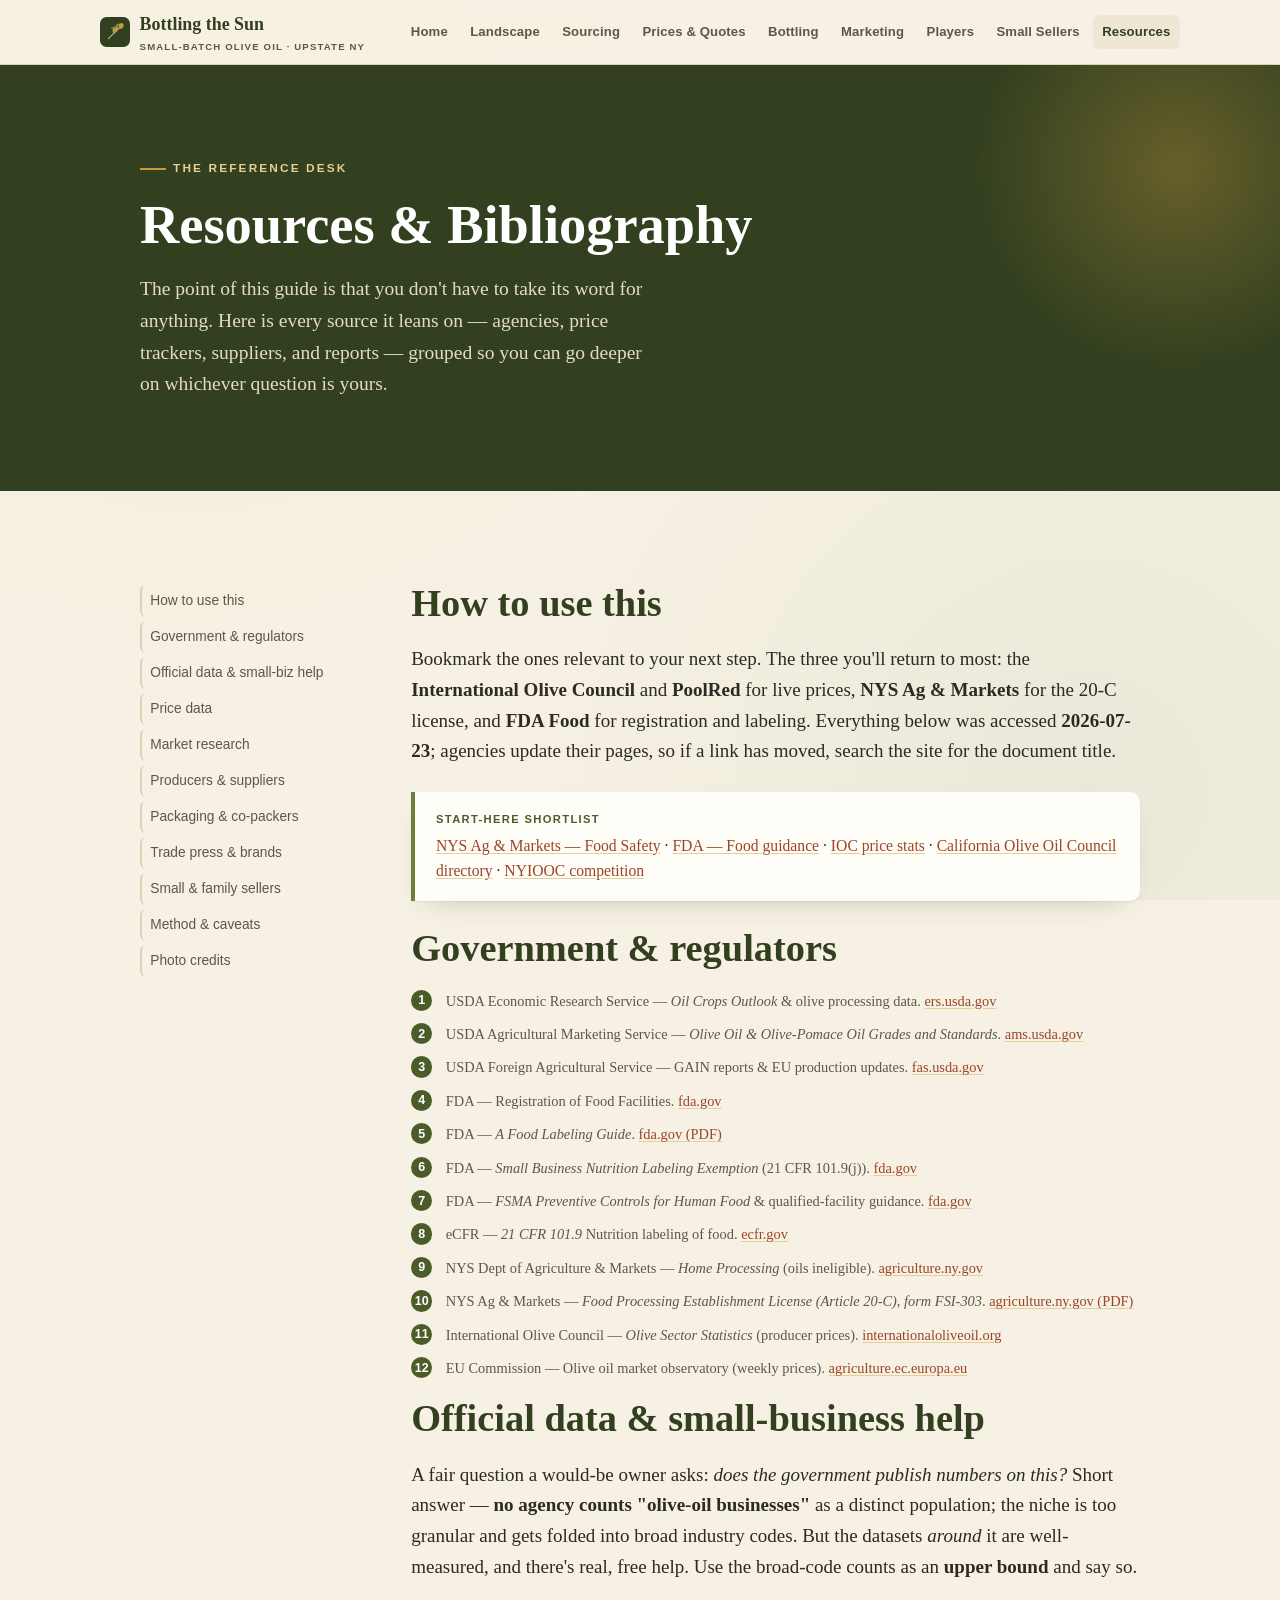
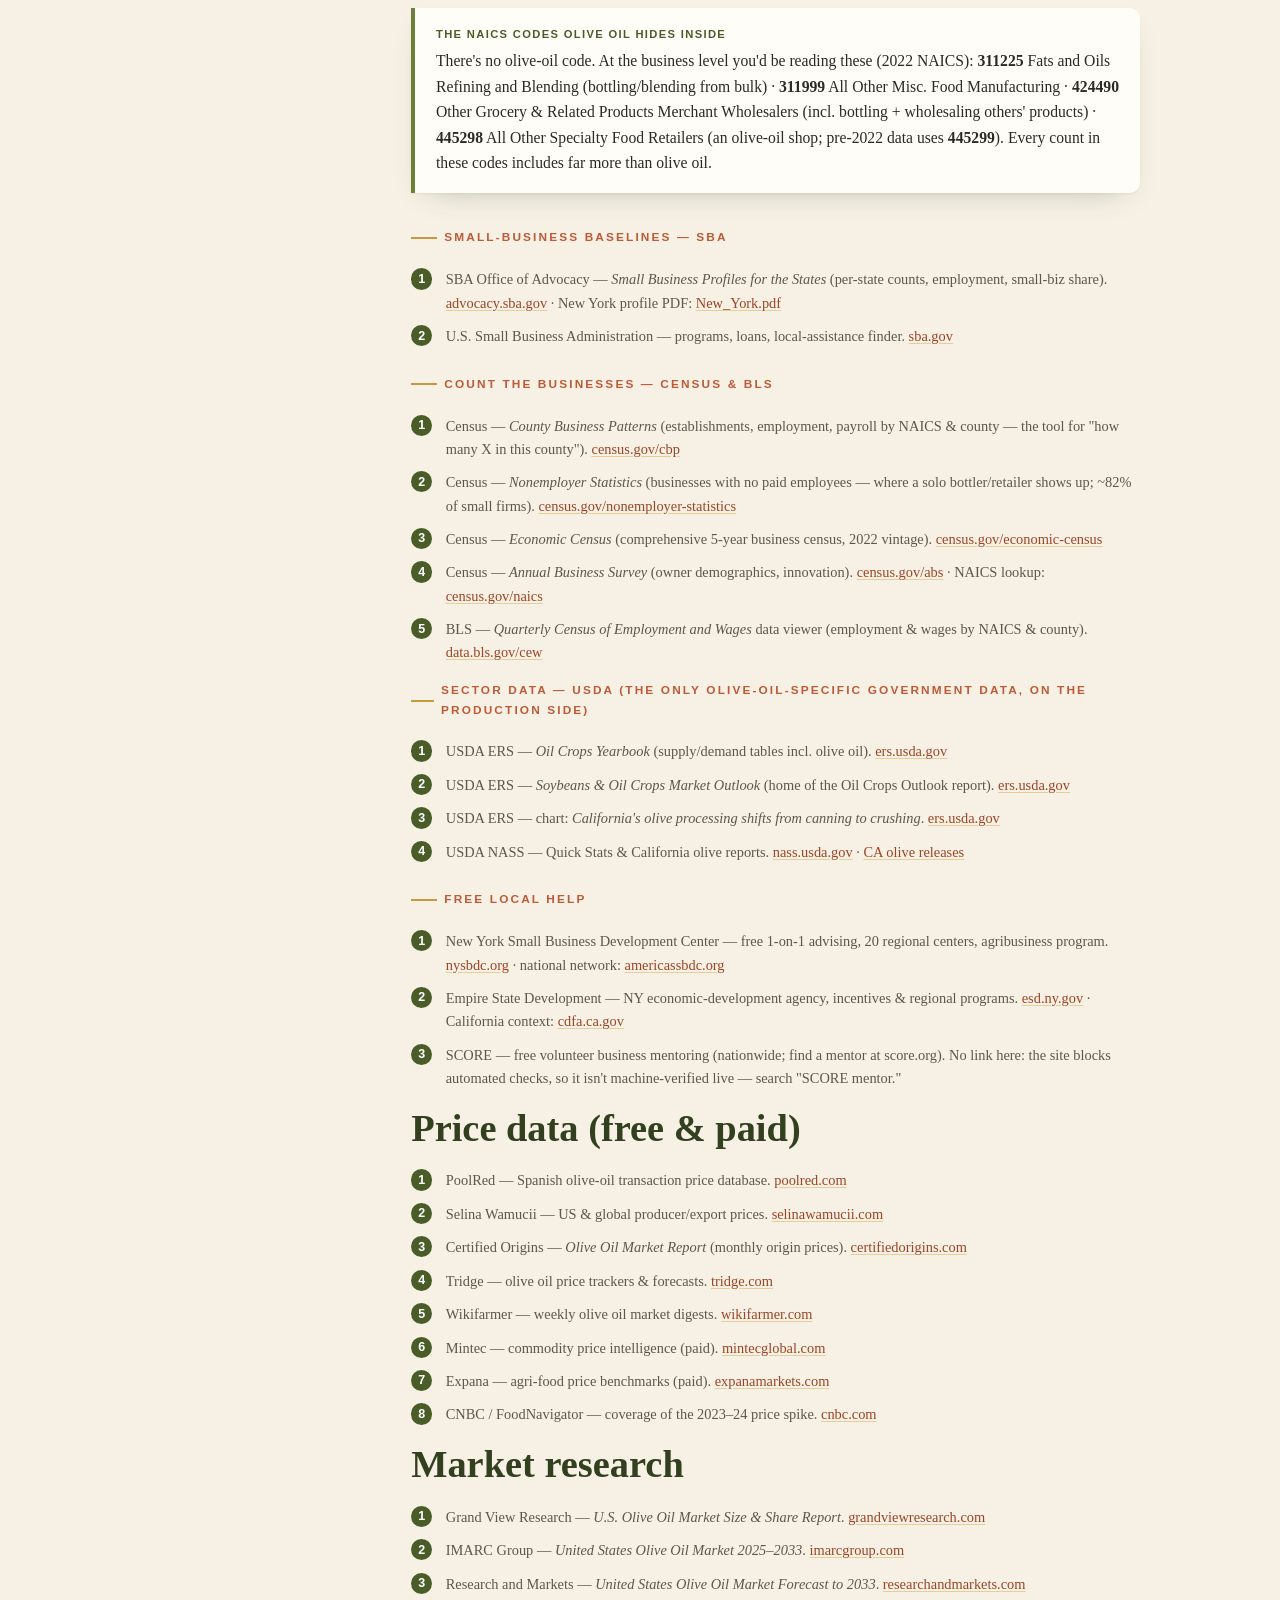
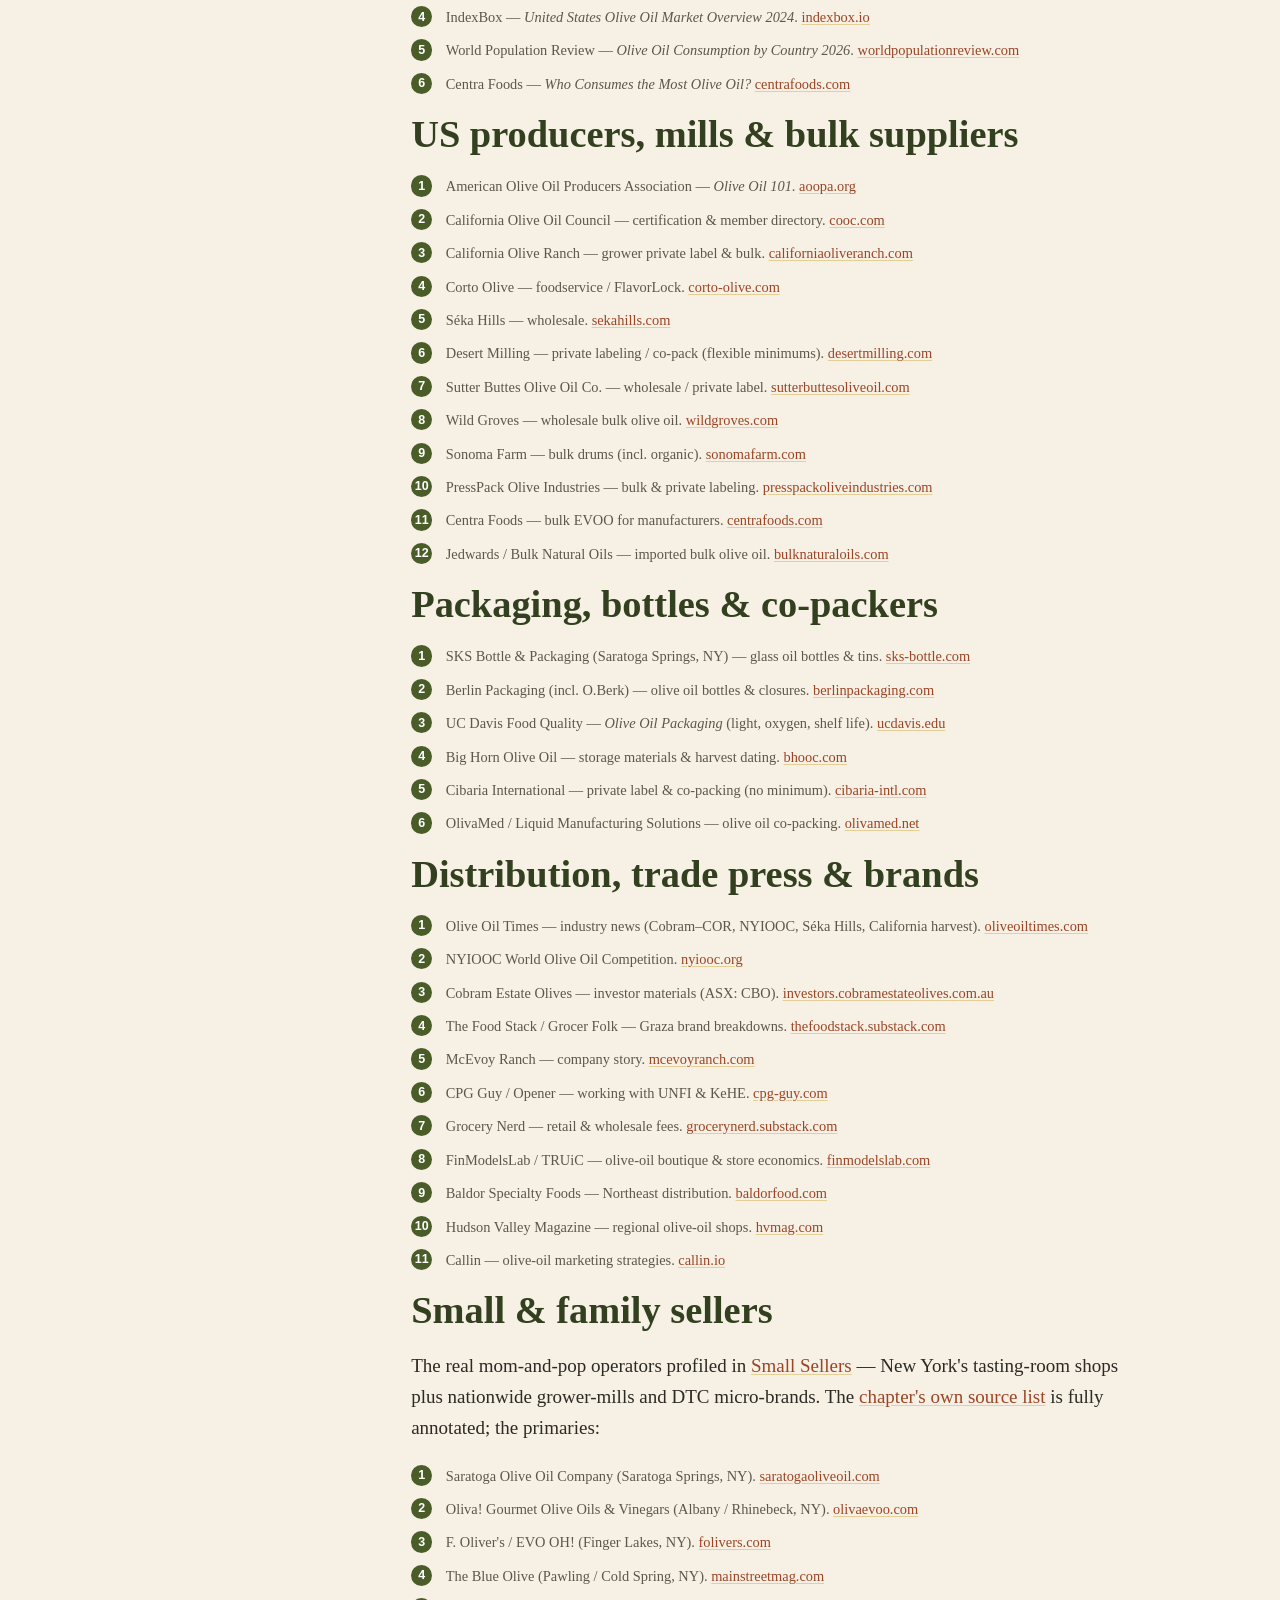
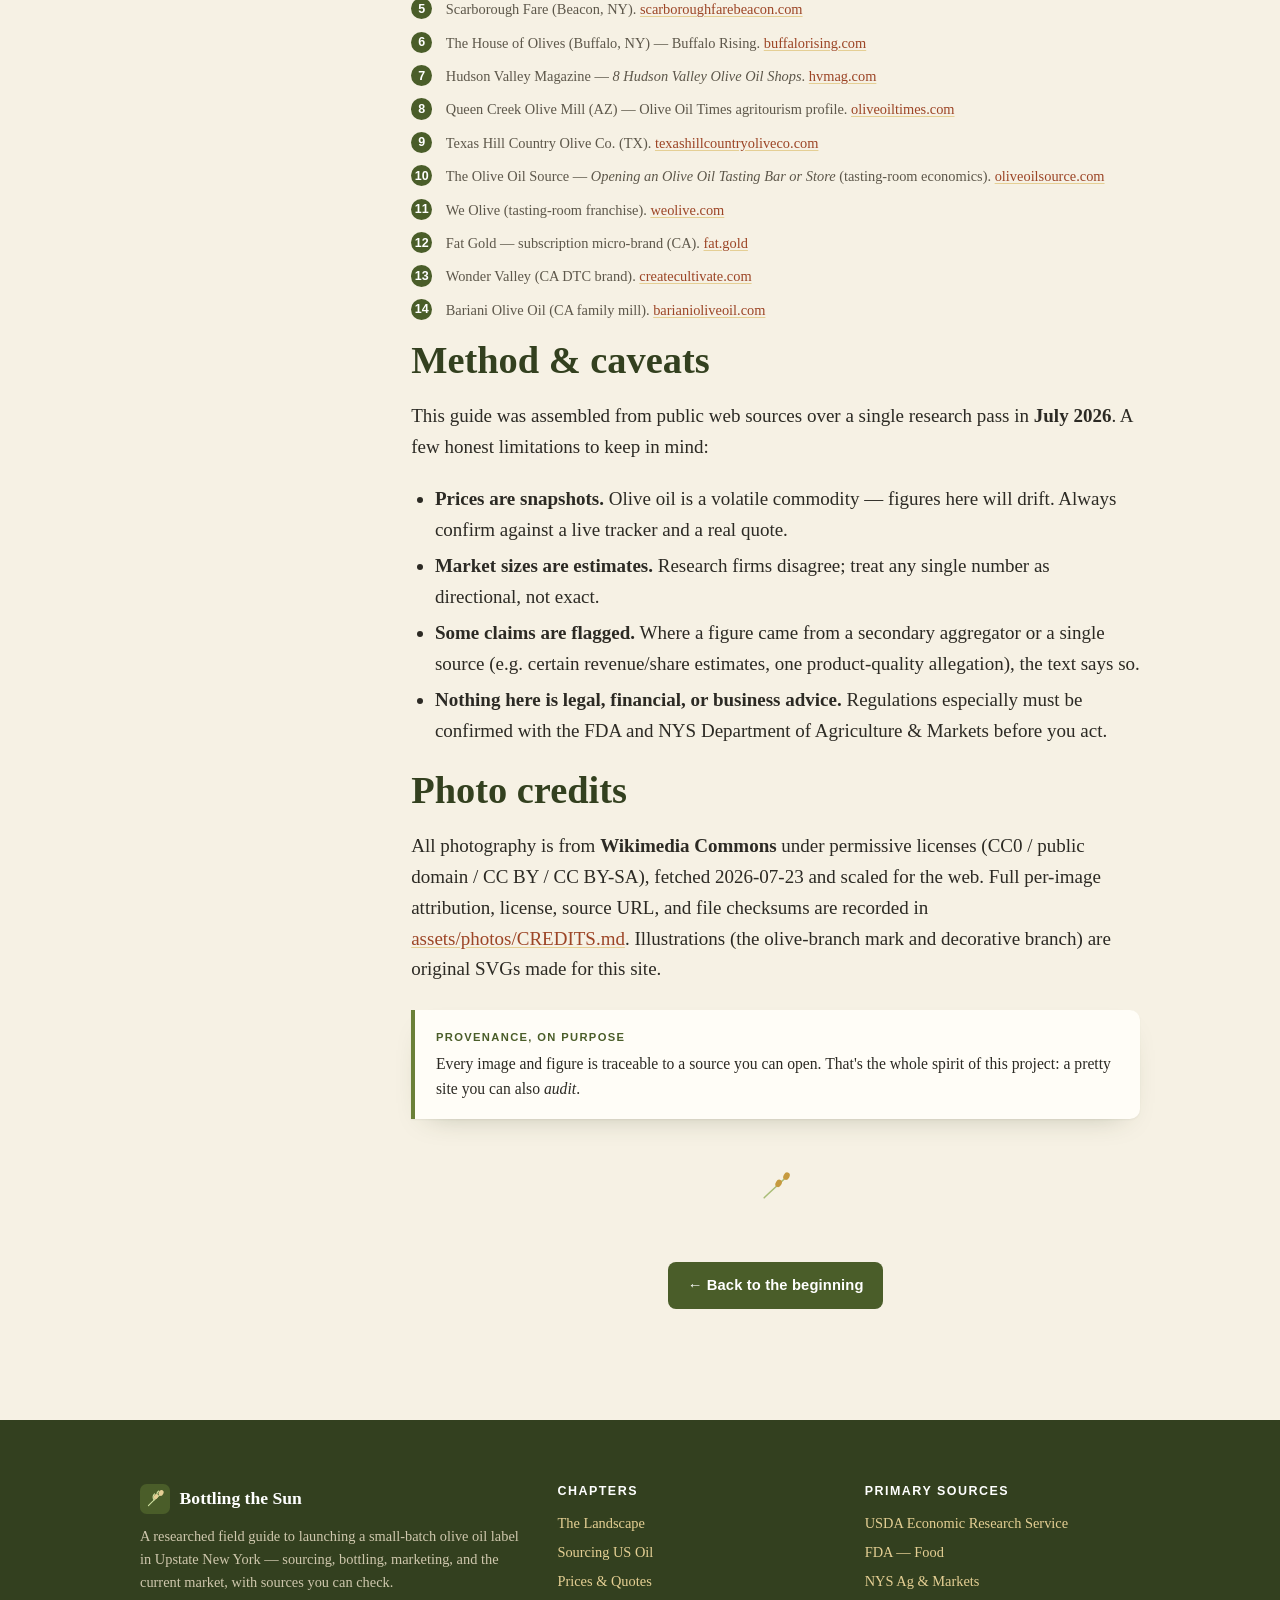
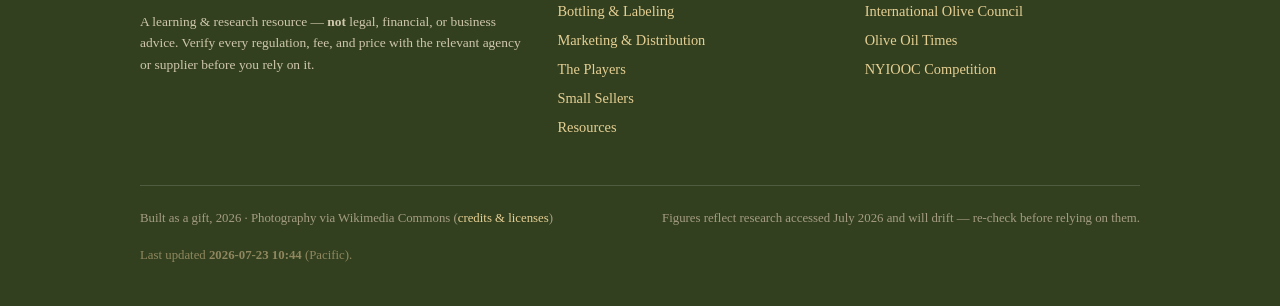
<file: resources.html>
<!DOCTYPE html>
<html lang="en">
<head>
<meta charset="utf-8">
<meta name="viewport" content="width=device-width, initial-scale=1">
<title>Resources &amp; Bibliography | Bottling the Sun</title>
<meta name="description" content="The full reference desk: every agency, price tracker, supplier, regulation, and report cited across the guide — grouped by topic, with links and access dates — plus how the research was done and photo credits.">
<link rel="icon" type="image/svg+xml" href="assets/svg/favicon.svg">
<link rel="stylesheet" href="css/style.css">
<script src="js/analytics.js"></script>
</head>
<body>

<header class="site-head">
  <div class="wrap nav">
    <a class="brand" href="index.html">
      <svg class="mark" viewBox="0 0 64 64" aria-hidden="true"><rect width="64" height="64" rx="14" fill="#33401f"/><g fill="none" stroke="#a9bd77" stroke-width="2.4" stroke-linecap="round"><path d="M18 46 C 26 38, 34 30, 46 20"/><path d="M30 34 C 27 29, 27 25, 31 21"/><path d="M37 27 C 35 22, 36 18, 40 15"/></g><g fill="#c69a3f"><ellipse cx="45" cy="19" rx="5" ry="6.4" transform="rotate(28 45 19)"/><ellipse cx="34" cy="27" rx="4.4" ry="5.8" transform="rotate(28 34 27)"/></g><g fill="#6b8038"><path d="M31 21 C 27 20, 24 22, 22 26 C 26 26, 29 25, 31 21 Z"/><path d="M40 15 C 36 14, 33 16, 31 20 C 35 20, 38 19, 40 15 Z"/></g></svg>
      <span>Bottling&nbsp;the&nbsp;Sun<small>Small-batch olive oil · Upstate NY</small></span>
    </a>
    <button class="nav-toggle" aria-label="Menu" aria-expanded="false">☰</button>
    <nav class="nav-links" id="nav">
      <a href="index.html">Home</a>
      <a href="landscape.html">Landscape</a>
      <a href="sourcing.html">Sourcing</a>
      <a href="pricing.html">Prices &amp; Quotes</a>
      <a href="bottling.html">Bottling</a>
      <a href="marketing.html">Marketing</a>
      <a href="players.html">Players</a>
      <a href="sellers.html">Small Sellers</a>
      <a href="resources.html">Resources</a>
    </nav>
  </div>
</header>

<section class="page-hero">
  <div class="wrap">
    <p class="kicker">The reference desk</p>
    <h1>Resources &amp; Bibliography</h1>
    <p class="lede">The point of this guide is that you don't have to take its word for anything. Here is every source it leans on — agencies, price trackers, suppliers, and reports — grouped so you can go deeper on whichever question is yours.</p>
  </div>
</section>

<div class="band">
  <div class="wrap with-toc">
    <nav class="toc" aria-label="On this page">
      <ul>
        <li><a href="#how">How to use this</a></li>
        <li><a href="#agencies">Government &amp; regulators</a></li>
        <li><a href="#data">Official data &amp; small-biz help</a></li>
        <li><a href="#prices">Price data</a></li>
        <li><a href="#market">Market research</a></li>
        <li><a href="#suppliers">Producers &amp; suppliers</a></li>
        <li><a href="#packaging">Packaging &amp; co-packers</a></li>
        <li><a href="#trade">Trade press &amp; brands</a></li>
        <li><a href="#sellers">Small &amp; family sellers</a></li>
        <li><a href="#method">Method &amp; caveats</a></li>
        <li><a href="#photos">Photo credits</a></li>
      </ul>
    </nav>

    <div>
      <h2 id="how">How to use this</h2>
      <p>Bookmark the ones relevant to your next step. The three you'll return to most: the <strong>International Olive Council</strong> and <strong>PoolRed</strong> for live prices, <strong>NYS Ag &amp; Markets</strong> for the 20-C license, and <strong>FDA Food</strong> for registration and labeling. Everything below was accessed <strong>2026-07-23</strong>; agencies update their pages, so if a link has moved, search the site for the document title.</p>
      <div class="callout tip">
        <span class="tag">Start-here shortlist</span>
        <a href="https://agriculture.ny.gov/food-safety" rel="noopener">NYS Ag &amp; Markets — Food Safety</a> · <a href="https://www.fda.gov/food/guidance-regulation-food-and-dietary-supplements" rel="noopener">FDA — Food guidance</a> · <a href="https://www.internationaloliveoil.org/" rel="noopener">IOC price stats</a> · <a href="https://cooc.com/" rel="noopener">California Olive Oil Council directory</a> · <a href="https://nyiooc.org/" rel="noopener">NYIOOC competition</a>
      </div>

      <h2 id="agencies">Government &amp; regulators</h2>
      <ol class="source-list">
        <li>USDA Economic Research Service — <em>Oil Crops Outlook</em> &amp; olive processing data. <a href="https://www.ers.usda.gov/" rel="noopener">ers.usda.gov</a></li>
        <li>USDA Agricultural Marketing Service — <em>Olive Oil &amp; Olive-Pomace Oil Grades and Standards</em>. <a href="https://www.ams.usda.gov/grades-standards/olive-oil-and-olive-pomace-oil-grades-and-standards" rel="noopener">ams.usda.gov</a></li>
        <li>USDA Foreign Agricultural Service — GAIN reports &amp; EU production updates. <a href="https://www.fas.usda.gov/data/gain" rel="noopener">fas.usda.gov</a></li>
        <li>FDA — Registration of Food Facilities. <a href="https://www.fda.gov/food/guidance-regulation-food-and-dietary-supplements/registration-food-facilities" rel="noopener">fda.gov</a></li>
        <li>FDA — <em>A Food Labeling Guide</em>. <a href="https://www.fda.gov/files/food/published/Food-Labeling-Guide-(PDF).pdf" rel="noopener">fda.gov (PDF)</a></li>
        <li>FDA — <em>Small Business Nutrition Labeling Exemption</em> (21 CFR 101.9(j)). <a href="https://www.fda.gov/food/labeling-nutrition-guidance-documents-regulatory-information/small-business-nutrition-labeling-exemption-guide" rel="noopener">fda.gov</a></li>
        <li>FDA — <em>FSMA Preventive Controls for Human Food</em> &amp; qualified-facility guidance. <a href="https://www.fda.gov/food/food-safety-modernization-act-fsma/fsma-final-rule-preventive-controls-human-food" rel="noopener">fda.gov</a></li>
        <li>eCFR — <em>21 CFR 101.9</em> Nutrition labeling of food. <a href="https://www.ecfr.gov/current/title-21/chapter-I/subchapter-B/part-101/subpart-A/section-101.9" rel="noopener">ecfr.gov</a></li>
        <li>NYS Dept of Agriculture &amp; Markets — <em>Home Processing</em> (oils ineligible). <a href="https://agriculture.ny.gov/food-safety/home-processing" rel="noopener">agriculture.ny.gov</a></li>
        <li>NYS Ag &amp; Markets — <em>Food Processing Establishment License (Article 20-C), form FSI-303</em>. <a href="https://agriculture.ny.gov/system/files/documents/2025/06/fsi-303.pdf" rel="noopener">agriculture.ny.gov (PDF)</a></li>
        <li>International Olive Council — <em>Olive Sector Statistics</em> (producer prices). <a href="https://www.internationaloliveoil.org/" rel="noopener">internationaloliveoil.org</a></li>
        <li>EU Commission — Olive oil market observatory (weekly prices). <a href="https://agriculture.ec.europa.eu/farming/crop-productions-and-plant-based-products/olive-oil_en" rel="noopener">agriculture.ec.europa.eu</a></li>
      </ol>

      <h2 id="data">Official data &amp; small-business help</h2>
      <p>A fair question a would-be owner asks: <em>does the government publish numbers on this?</em> Short answer — <strong>no agency counts "olive-oil businesses"</strong> as a distinct population; the niche is too granular and gets folded into broad industry codes. But the datasets <em>around</em> it are well-measured, and there's real, free help. Use the broad-code counts as an <strong>upper bound</strong> and say so.</p>
      <div class="callout tip">
        <span class="tag">The NAICS codes olive oil hides inside</span>
        There's no olive-oil code. At the business level you'd be reading these (2022 NAICS): <strong>311225</strong> Fats and Oils Refining and Blending (bottling/blending from bulk) · <strong>311999</strong> All Other Misc. Food Manufacturing · <strong>424490</strong> Other Grocery &amp; Related Products Merchant Wholesalers (incl. bottling + wholesaling others' products) · <strong>445298</strong> All Other Specialty Food Retailers (an olive-oil shop; pre-2022 data uses <strong>445299</strong>). Every count in these codes includes far more than olive oil.
      </div>

      <p class="kicker">Small-business baselines — SBA</p>
      <ol class="source-list">
        <li>SBA Office of Advocacy — <em>Small Business Profiles for the States</em> (per-state counts, employment, small-biz share). <a href="https://advocacy.sba.gov/category/research/state-profiles/" rel="noopener">advocacy.sba.gov</a> · New York profile PDF: <a href="https://advocacy.sba.gov/wp-content/uploads/2024/11/New_York.pdf" rel="noopener">New_York.pdf</a></li>
        <li>U.S. Small Business Administration — programs, loans, local-assistance finder. <a href="https://www.sba.gov/" rel="noopener">sba.gov</a></li>
      </ol>

      <p class="kicker">Count the businesses — Census &amp; BLS</p>
      <ol class="source-list">
        <li>Census — <em>County Business Patterns</em> (establishments, employment, payroll by NAICS &amp; county — the tool for "how many X in this county"). <a href="https://www.census.gov/programs-surveys/cbp.html" rel="noopener">census.gov/cbp</a></li>
        <li>Census — <em>Nonemployer Statistics</em> (businesses with no paid employees — where a solo bottler/retailer shows up; ~82% of small firms). <a href="https://www.census.gov/programs-surveys/nonemployer-statistics.html" rel="noopener">census.gov/nonemployer-statistics</a></li>
        <li>Census — <em>Economic Census</em> (comprehensive 5-year business census, 2022 vintage). <a href="https://www.census.gov/programs-surveys/economic-census.html" rel="noopener">census.gov/economic-census</a></li>
        <li>Census — <em>Annual Business Survey</em> (owner demographics, innovation). <a href="https://www.census.gov/programs-surveys/abs.html" rel="noopener">census.gov/abs</a> · NAICS lookup: <a href="https://www.census.gov/naics/" rel="noopener">census.gov/naics</a></li>
        <li>BLS — <em>Quarterly Census of Employment and Wages</em> data viewer (employment &amp; wages by NAICS &amp; county). <a href="https://data.bls.gov/cew/apps/data_views/data_views.htm" rel="noopener">data.bls.gov/cew</a></li>
      </ol>

      <p class="kicker">Sector data — USDA (the only olive-oil-specific government data, on the production side)</p>
      <ol class="source-list">
        <li>USDA ERS — <em>Oil Crops Yearbook</em> (supply/demand tables incl. olive oil). <a href="https://www.ers.usda.gov/data-products/oil-crops-yearbook" rel="noopener">ers.usda.gov</a></li>
        <li>USDA ERS — <em>Soybeans &amp; Oil Crops Market Outlook</em> (home of the Oil Crops Outlook report). <a href="https://www.ers.usda.gov/topics/crops/soybeans-and-oil-crops/market-outlook" rel="noopener">ers.usda.gov</a></li>
        <li>USDA ERS — chart: <em>California's olive processing shifts from canning to crushing</em>. <a href="http://www.ers.usda.gov/data-products/charts-of-note/108986" rel="noopener">ers.usda.gov</a></li>
        <li>USDA NASS — Quick Stats &amp; California olive reports. <a href="https://www.nass.usda.gov/" rel="noopener">nass.usda.gov</a> · <a href="https://www.nass.usda.gov/Statistics_by_State/California/Publications/Specialty_and_Other_Releases/Olives/index.php" rel="noopener">CA olive releases</a></li>
      </ol>

      <p class="kicker">Free local help</p>
      <ol class="source-list">
        <li>New York Small Business Development Center — free 1-on-1 advising, 20 regional centers, agribusiness program. <a href="https://www.nysbdc.org/" rel="noopener">nysbdc.org</a> · national network: <a href="https://americassbdc.org/" rel="noopener">americassbdc.org</a></li>
        <li>Empire State Development — NY economic-development agency, incentives &amp; regional programs. <a href="https://esd.ny.gov/" rel="noopener">esd.ny.gov</a> · California context: <a href="https://www.cdfa.ca.gov/" rel="noopener">cdfa.ca.gov</a></li>
        <li>SCORE — free volunteer business mentoring (nationwide; find a mentor at score.org). <span class="muted">No link here: the site blocks automated checks, so it isn't machine-verified live — search "SCORE mentor."</span></li>
      </ol>

      <h2 id="prices">Price data (free &amp; paid)</h2>
      <ol class="source-list">
        <li>PoolRed — Spanish olive-oil transaction price database. <a href="https://www.poolred.com" rel="noopener">poolred.com</a></li>
        <li>Selina Wamucii — US &amp; global producer/export prices. <a href="https://www.selinawamucii.com/insights/prices/united-states-of-america/olive-oil/" rel="noopener">selinawamucii.com</a></li>
        <li>Certified Origins — <em>Olive Oil Market Report</em> (monthly origin prices). <a href="https://certifiedorigins.com/olive-oil-market-report-january-2026/" rel="noopener">certifiedorigins.com</a></li>
        <li>Tridge — olive oil price trackers &amp; forecasts. <a href="https://dir.tridge.com/prices/olive-oil" rel="noopener">tridge.com</a></li>
        <li>Wikifarmer — weekly olive oil market digests. <a href="https://wikifarmer.com/library/en/article/olive-oil-market-digest-w262025" rel="noopener">wikifarmer.com</a></li>
        <li>Mintec — commodity price intelligence (paid). <a href="https://www.mintecglobal.com" rel="noopener">mintecglobal.com</a></li>
        <li>Expana — agri-food price benchmarks (paid). <a href="https://www.expanamarkets.com" rel="noopener">expanamarkets.com</a></li>
        <li>CNBC / FoodNavigator — coverage of the 2023–24 price spike. <a href="https://www.cnbc.com/2024/05/02/liquid-gold-a-shortage-of-olive-oil-has-fueled-a-record-price-spike.html" rel="noopener">cnbc.com</a></li>
      </ol>

      <h2 id="market">Market research</h2>
      <ol class="source-list">
        <li>Grand View Research — <em>U.S. Olive Oil Market Size &amp; Share Report</em>. <a href="https://www.grandviewresearch.com/industry-analysis/us-olive-oil-market-report" rel="noopener">grandviewresearch.com</a></li>
        <li>IMARC Group — <em>United States Olive Oil Market 2025–2033</em>. <a href="https://www.imarcgroup.com/united-states-olive-oil-market" rel="noopener">imarcgroup.com</a></li>
        <li>Research and Markets — <em>United States Olive Oil Market Forecast to 2033</em>. <a href="https://www.researchandmarkets.com/report/united-states-olive-oil-market" rel="noopener">researchandmarkets.com</a></li>
        <li>IndexBox — <em>United States Olive Oil Market Overview 2024</em>. <a href="https://www.indexbox.io/blog/olive-oil-united-states-market-overview-2024-6/" rel="noopener">indexbox.io</a></li>
        <li>World Population Review — <em>Olive Oil Consumption by Country 2026</em>. <a href="https://worldpopulationreview.com/country-rankings/olive-oil-consumption-by-country" rel="noopener">worldpopulationreview.com</a></li>
        <li>Centra Foods — <em>Who Consumes the Most Olive Oil?</em> <a href="https://www.centrafoods.com/blog/who-in-the-world-consumes-the-most-olive-oil" rel="noopener">centrafoods.com</a></li>
      </ol>

      <h2 id="suppliers">US producers, mills &amp; bulk suppliers</h2>
      <ol class="source-list">
        <li>American Olive Oil Producers Association — <em>Olive Oil 101</em>. <a href="http://www.aoopa.org/olive-oil-101" rel="noopener">aoopa.org</a></li>
        <li>California Olive Oil Council — certification &amp; member directory. <a href="https://cooc.com/about-the-cooc/" rel="noopener">cooc.com</a></li>
        <li>California Olive Ranch — grower private label &amp; bulk. <a href="https://www.californiaoliveranch.com/" rel="noopener">californiaoliveranch.com</a></li>
        <li>Corto Olive — foodservice / FlavorLock. <a href="https://corto-olive.com/pages/for-professionals" rel="noopener">corto-olive.com</a></li>
        <li>Séka Hills — wholesale. <a href="https://www.sekahills.com/wholesale" rel="noopener">sekahills.com</a></li>
        <li>Desert Milling — private labeling / co-pack (flexible minimums). <a href="https://desertmilling.com/private-labeling" rel="noopener">desertmilling.com</a></li>
        <li>Sutter Buttes Olive Oil Co. — wholesale / private label. <a href="https://sutterbuttesoliveoil.com/wholesale/" rel="noopener">sutterbuttesoliveoil.com</a></li>
        <li>Wild Groves — wholesale bulk olive oil. <a href="https://wildgroves.com/pages/wholesale-bulk-olive-oil" rel="noopener">wildgroves.com</a></li>
        <li>Sonoma Farm — bulk drums (incl. organic). <a href="https://www.sonomafarm.com/product/extra-virgin-olive-oil-2024-crop-55-gallon-drum-208-liters/" rel="noopener">sonomafarm.com</a></li>
        <li>PressPack Olive Industries — bulk &amp; private labeling. <a href="https://www.presspackoliveindustries.com/bulk-olive-oil/" rel="noopener">presspackoliveindustries.com</a></li>
        <li>Centra Foods — bulk EVOO for manufacturers. <a href="https://www.centrafoods.com/store/evoo" rel="noopener">centrafoods.com</a></li>
        <li>Jedwards / Bulk Natural Oils — imported bulk olive oil. <a href="https://bulknaturaloils.com/oils/plant-oils/olive.html" rel="noopener">bulknaturaloils.com</a></li>
      </ol>

      <h2 id="packaging">Packaging, bottles &amp; co-packers</h2>
      <ol class="source-list">
        <li>SKS Bottle &amp; Packaging (Saratoga Springs, NY) — glass oil bottles &amp; tins. <a href="https://www.sks-bottle.com/-p3-OilBottle.html" rel="noopener">sks-bottle.com</a></li>
        <li>Berlin Packaging (incl. O.Berk) — olive oil bottles &amp; closures. <a href="https://www.berlinpackaging.com/olive_oil_bottles/" rel="noopener">berlinpackaging.com</a></li>
        <li>UC Davis Food Quality — <em>Olive Oil Packaging</em> (light, oxygen, shelf life). <a href="https://ucfoodquality.ucdavis.edu/olive-oil/olive-oil-packaging" rel="noopener">ucdavis.edu</a></li>
        <li>Big Horn Olive Oil — storage materials &amp; harvest dating. <a href="https://bhooc.com/blogs/articles/how-storage-materials-affect-olive-oil-quality" rel="noopener">bhooc.com</a></li>
        <li>Cibaria International — private label &amp; co-packing (no minimum). <a href="https://www.cibaria-intl.com/private-label-co-packing/" rel="noopener">cibaria-intl.com</a></li>
        <li>OlivaMed / Liquid Manufacturing Solutions — olive oil co-packing. <a href="https://olivamed.net/" rel="noopener">olivamed.net</a></li>
      </ol>

      <h2 id="trade">Distribution, trade press &amp; brands</h2>
      <ol class="source-list">
        <li>Olive Oil Times — industry news (Cobram–COR, NYIOOC, Séka Hills, California harvest). <a href="https://www.oliveoiltimes.com/" rel="noopener">oliveoiltimes.com</a></li>
        <li>NYIOOC World Olive Oil Competition. <a href="https://nyiooc.org/" rel="noopener">nyiooc.org</a></li>
        <li>Cobram Estate Olives — investor materials (ASX: CBO). <a href="https://investors.cobramestateolives.com.au/" rel="noopener">investors.cobramestateolives.com.au</a></li>
        <li>The Food Stack / Grocer Folk — Graza brand breakdowns. <a href="https://thefoodstack.substack.com/p/from-squeeze-bottle-to-240m-valuation" rel="noopener">thefoodstack.substack.com</a></li>
        <li>McEvoy Ranch — company story. <a href="https://www.mcevoyranch.com/pages/our-story" rel="noopener">mcevoyranch.com</a></li>
        <li>CPG Guy / Opener — working with UNFI &amp; KeHE. <a href="https://www.cpg-guy.com/national-distributors-101-unfi-kehe-at-a-glance" rel="noopener">cpg-guy.com</a></li>
        <li>Grocery Nerd — retail &amp; wholesale fees. <a href="https://grocerynerd.substack.com/p/grocery-update20-retailer-and-wholesaler" rel="noopener">grocerynerd.substack.com</a></li>
        <li>FinModelsLab / TRUiC — olive-oil boutique &amp; store economics. <a href="https://finmodelslab.com/blogs/profitability/specialty-olive-oil-boutique" rel="noopener">finmodelslab.com</a></li>
        <li>Baldor Specialty Foods — Northeast distribution. <a href="https://www.baldorfood.com/services/retail" rel="noopener">baldorfood.com</a></li>
        <li>Hudson Valley Magazine — regional olive-oil shops. <a href="https://hvmag.com/life-style/news/8-hudson-valley-olive-oil-shops-to-visit-for-gifts-and-goodies-galore/" rel="noopener">hvmag.com</a></li>
        <li>Callin — olive-oil marketing strategies. <a href="https://callin.io/marketing-strategies-for-olive-oil/" rel="noopener">callin.io</a></li>
      </ol>

      <h2 id="sellers">Small &amp; family sellers</h2>
      <p>The real mom-and-pop operators profiled in <a href="sellers.html">Small Sellers</a> — New York's tasting-room shops plus nationwide grower-mills and DTC micro-brands. The <a href="sellers.html#sources">chapter's own source list</a> is fully annotated; the primaries:</p>
      <ol class="source-list">
        <li>Saratoga Olive Oil Company (Saratoga Springs, NY). <a href="https://saratogaoliveoil.com/pages/about" rel="noopener">saratogaoliveoil.com</a></li>
        <li>Oliva! Gourmet Olive Oils &amp; Vinegars (Albany / Rhinebeck, NY). <a href="https://www.olivaevoo.com/" rel="noopener">olivaevoo.com</a></li>
        <li>F. Oliver's / EVO OH! (Finger Lakes, NY). <a href="https://folivers.com/" rel="noopener">folivers.com</a></li>
        <li>The Blue Olive (Pawling / Cold Spring, NY). <a href="https://mainstreetmag.com/the-blue-olive/" rel="noopener">mainstreetmag.com</a></li>
        <li>Scarborough Fare (Beacon, NY). <a href="https://scarboroughfarebeacon.com/" rel="noopener">scarboroughfarebeacon.com</a></li>
        <li>The House of Olives (Buffalo, NY) — Buffalo Rising. <a href="https://www.buffalorising.com/2013/08/the-house-of-olives/" rel="noopener">buffalorising.com</a></li>
        <li>Hudson Valley Magazine — <em>8 Hudson Valley Olive Oil Shops</em>. <a href="https://hvmag.com/life-style/news/8-hudson-valley-olive-oil-shops-to-visit-for-gifts-and-goodies-galore/" rel="noopener">hvmag.com</a></li>
        <li>Queen Creek Olive Mill (AZ) — Olive Oil Times agritourism profile. <a href="https://www.oliveoiltimes.com/business/agritourism-takes-off-at-arizonas-queen-creek-olive-mill/127531" rel="noopener">oliveoiltimes.com</a></li>
        <li>Texas Hill Country Olive Co. (TX). <a href="https://texashillcountryoliveco.com/" rel="noopener">texashillcountryoliveco.com</a></li>
        <li>The Olive Oil Source — <em>Opening an Olive Oil Tasting Bar or Store</em> (tasting-room economics). <a href="https://www.oliveoilsource.com/info/opening-an-olive-oil-tasting-bar-or-store" rel="noopener">oliveoilsource.com</a></li>
        <li>We Olive (tasting-room franchise). <a href="https://shop.weolive.com/store-locator/" rel="noopener">weolive.com</a></li>
        <li>Fat Gold — subscription micro-brand (CA). <a href="https://fat.gold/about/" rel="noopener">fat.gold</a></li>
        <li>Wonder Valley (CA DTC brand). <a href="https://www.createcultivate.com/blog/how-to-start-a-business-wonder-valley-olive-oil" rel="noopener">createcultivate.com</a></li>
        <li>Bariani Olive Oil (CA family mill). <a href="https://barianioliveoil.com/" rel="noopener">barianioliveoil.com</a></li>
      </ol>

      <h2 id="method">Method &amp; caveats</h2>
      <p>This guide was assembled from public web sources over a single research pass in <strong>July 2026</strong>. A few honest limitations to keep in mind:</p>
      <ul>
        <li><strong>Prices are snapshots.</strong> Olive oil is a volatile commodity — figures here will drift. Always confirm against a live tracker and a real quote.</li>
        <li><strong>Market sizes are estimates.</strong> Research firms disagree; treat any single number as directional, not exact.</li>
        <li><strong>Some claims are flagged.</strong> Where a figure came from a secondary aggregator or a single source (e.g. certain revenue/share estimates, one product-quality allegation), the text says so.</li>
        <li><strong>Nothing here is legal, financial, or business advice.</strong> Regulations especially must be confirmed with the FDA and NYS Department of Agriculture &amp; Markets before you act.</li>
      </ul>

      <h2 id="photos">Photo credits</h2>
      <p>All photography is from <strong>Wikimedia Commons</strong> under permissive licenses (CC0 / public domain / CC BY / CC BY-SA), fetched 2026-07-23 and scaled for the web. Full per-image attribution, license, source URL, and file checksums are recorded in <a href="assets/photos/CREDITS.md">assets/photos/CREDITS.md</a>. Illustrations (the olive-branch mark and decorative branch) are original SVGs made for this site.</p>
      <div class="callout tip">
        <span class="tag">Provenance, on purpose</span>
        Every image and figure is traceable to a source you can open. That's the whole spirit of this project: a pretty site you can also <em>audit</em>.
      </div>

      <div class="divider-leaf" aria-hidden="true">
        <svg viewBox="0 0 64 64"><g fill="none" stroke="#a9bd77" stroke-width="2.4" stroke-linecap="round"><path d="M14 50 C 24 40, 36 30, 50 16"/></g><g fill="#c69a3f"><ellipse cx="48" cy="17" rx="4.5" ry="6" transform="rotate(30 48 17)"/><ellipse cx="36" cy="28" rx="4.5" ry="6" transform="rotate(30 36 28)"/></g></svg>
      </div>
      <p class="center"><a class="btn btn-olive" href="index.html">← Back to the beginning</a></p>
    </div>
  </div>
</div>

<footer class="site-foot">
  <div class="wrap">
    <div class="foot-grid">
      <div>
        <div class="foot-brand">
          <svg class="mark" viewBox="0 0 64 64" aria-hidden="true"><rect width="64" height="64" rx="14" fill="#4a5d29"/><g fill="none" stroke="#cfe0a0" stroke-width="2.4" stroke-linecap="round"><path d="M18 46 C 26 38, 34 30, 46 20"/><path d="M30 34 C 27 29, 27 25, 31 21"/><path d="M37 27 C 35 22, 36 18, 40 15"/></g><g fill="#e5cf94"><ellipse cx="45" cy="19" rx="5" ry="6.4" transform="rotate(28 45 19)"/><ellipse cx="34" cy="27" rx="4.4" ry="5.8" transform="rotate(28 34 27)"/></g></svg>
          Bottling the Sun
        </div>
        <p>A researched field guide to launching a small-batch olive oil label in Upstate New York — sourcing, bottling, marketing, and the current market, with sources you can check.</p>
        <p class="small">A learning &amp; research resource — <strong>not</strong> legal, financial, or business advice. Verify every regulation, fee, and price with the relevant agency or supplier before you rely on it.</p>
      </div>
      <div>
        <h4>Chapters</h4>
        <ul>
          <li><a href="landscape.html">The Landscape</a></li>
          <li><a href="sourcing.html">Sourcing US Oil</a></li>
          <li><a href="pricing.html">Prices &amp; Quotes</a></li>
          <li><a href="bottling.html">Bottling &amp; Labeling</a></li>
          <li><a href="marketing.html">Marketing &amp; Distribution</a></li>
          <li><a href="players.html">The Players</a></li>
          <li><a href="sellers.html">Small Sellers</a></li>
          <li><a href="resources.html">Resources</a></li>
        </ul>
      </div>
      <div>
        <h4>Primary sources</h4>
        <ul>
          <li><a href="https://www.ers.usda.gov/" rel="noopener">USDA Economic Research Service</a></li>
          <li><a href="https://www.fda.gov/food" rel="noopener">FDA — Food</a></li>
          <li><a href="https://agriculture.ny.gov/" rel="noopener">NYS Ag &amp; Markets</a></li>
          <li><a href="https://www.internationaloliveoil.org/" rel="noopener">International Olive Council</a></li>
          <li><a href="https://www.oliveoiltimes.com/" rel="noopener">Olive Oil Times</a></li>
          <li><a href="https://nyiooc.org/" rel="noopener">NYIOOC Competition</a></li>
        </ul>
      </div>
    </div>
    <div class="foot-bottom">
      <span>Built as a gift, <span data-year>2026</span> · Photography via Wikimedia Commons (<a href="assets/photos/CREDITS.md">credits &amp; licenses</a>)</span>
      <span>Figures reflect research accessed July&nbsp;2026 and will drift — re-check before relying on them.</span>
      <span style="flex-basis:100%;color:#8f875f">Last updated <strong>2026-07-23 10:44</strong> (Pacific).</span>
    </div>
  </div>
</footer>

<script src="js/site.js" defer></script>
</body>
</html>
</file>
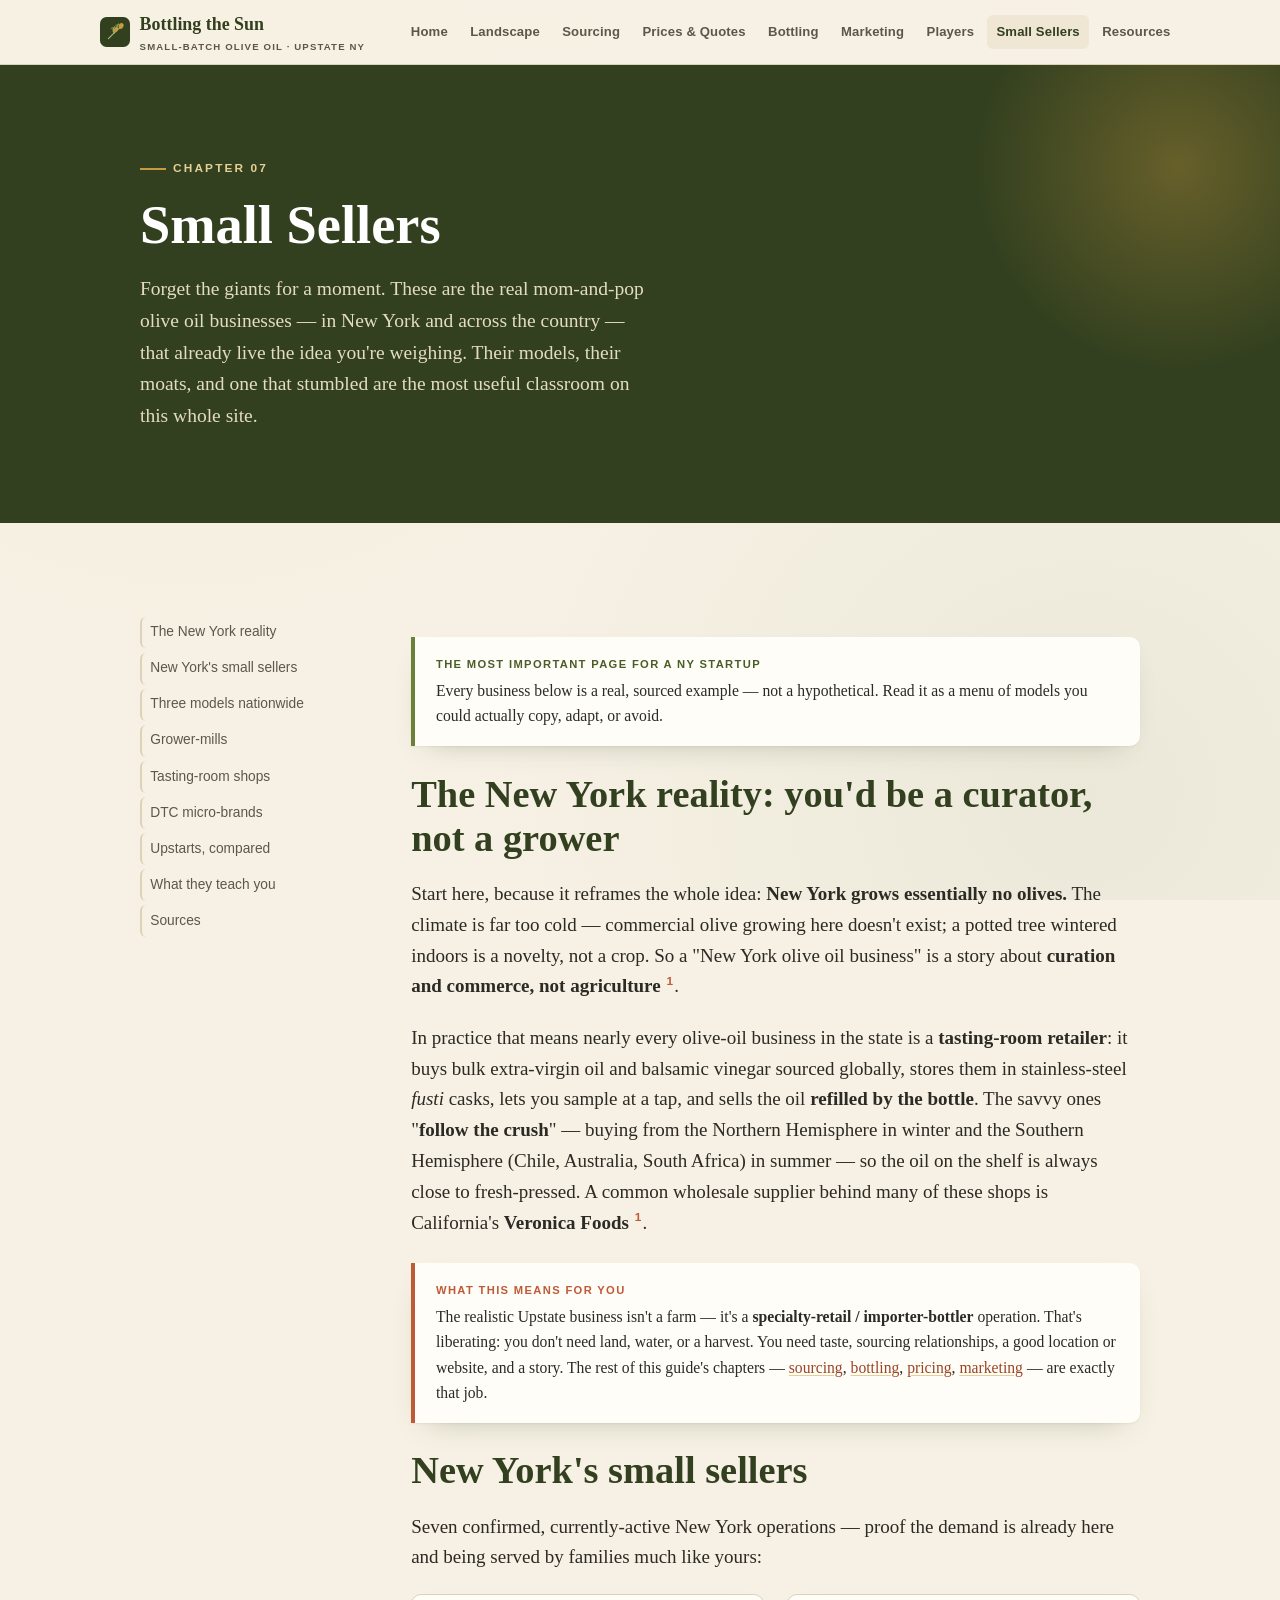
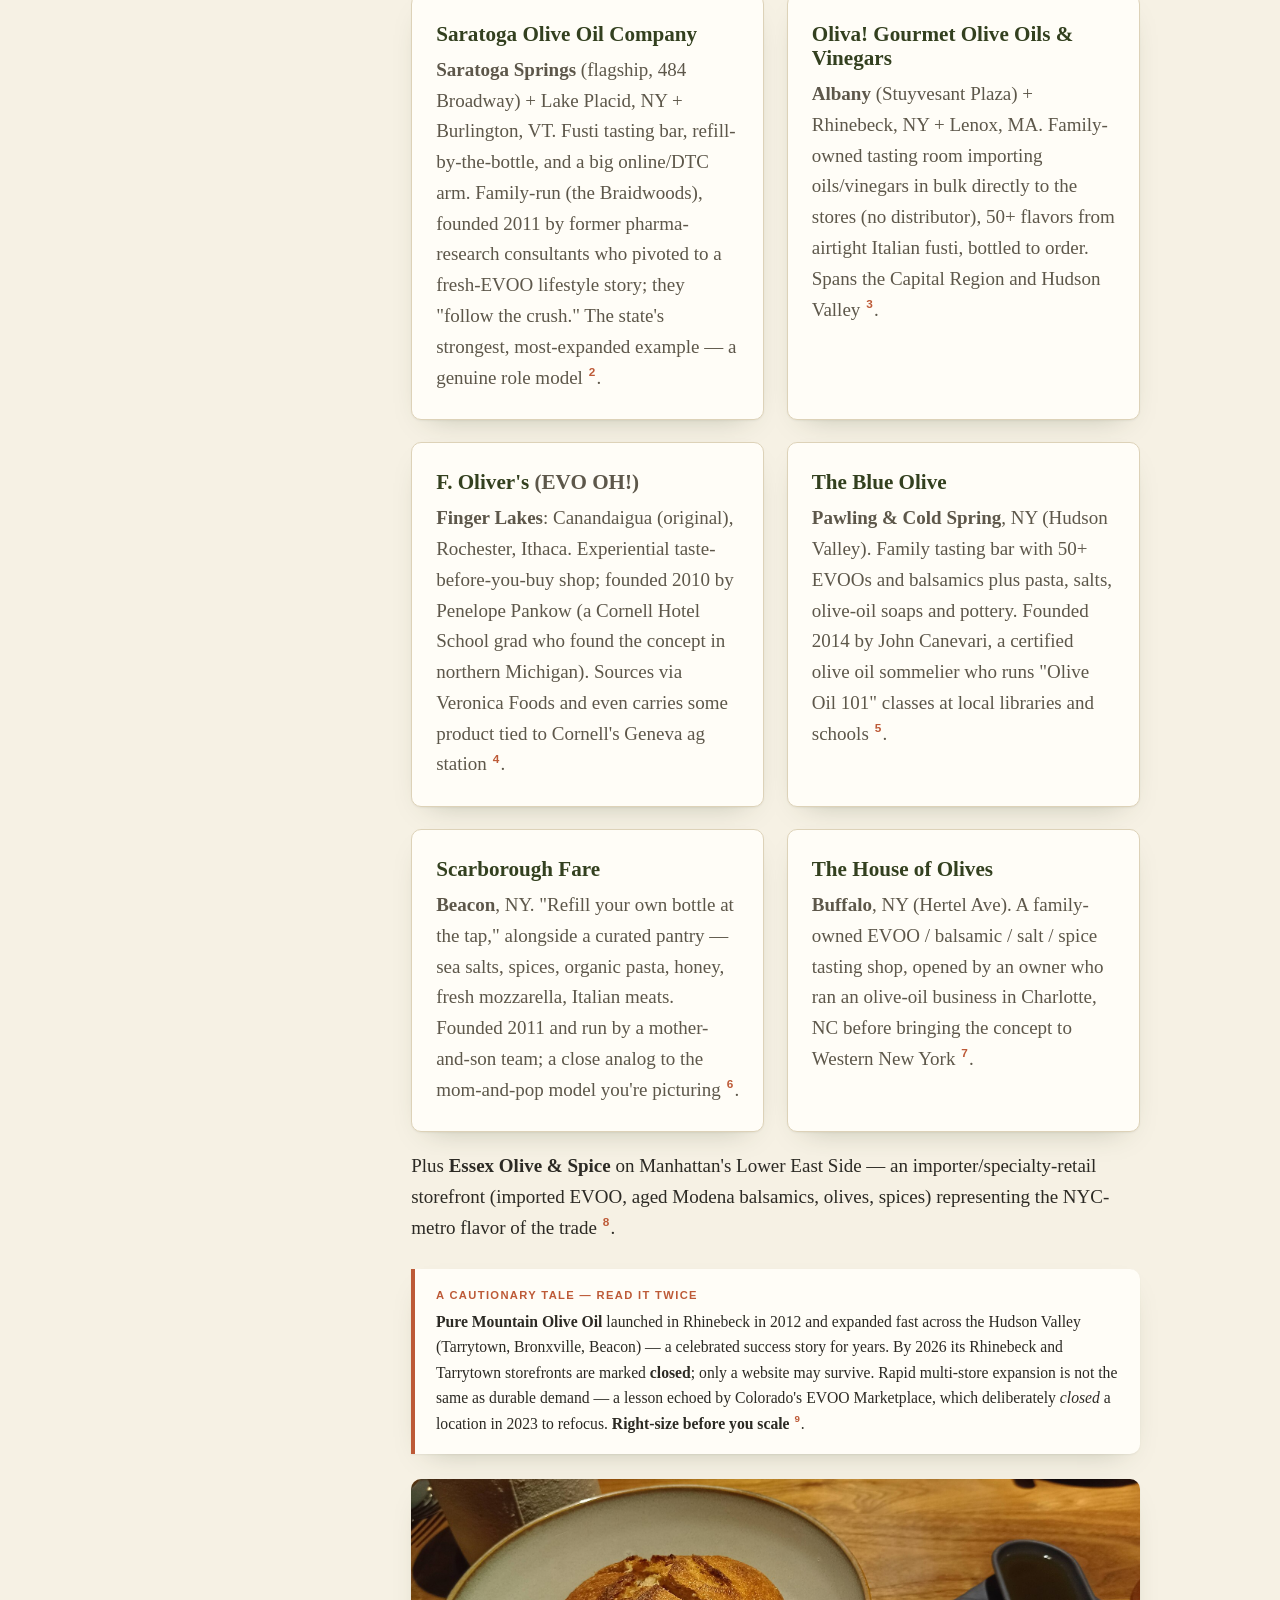
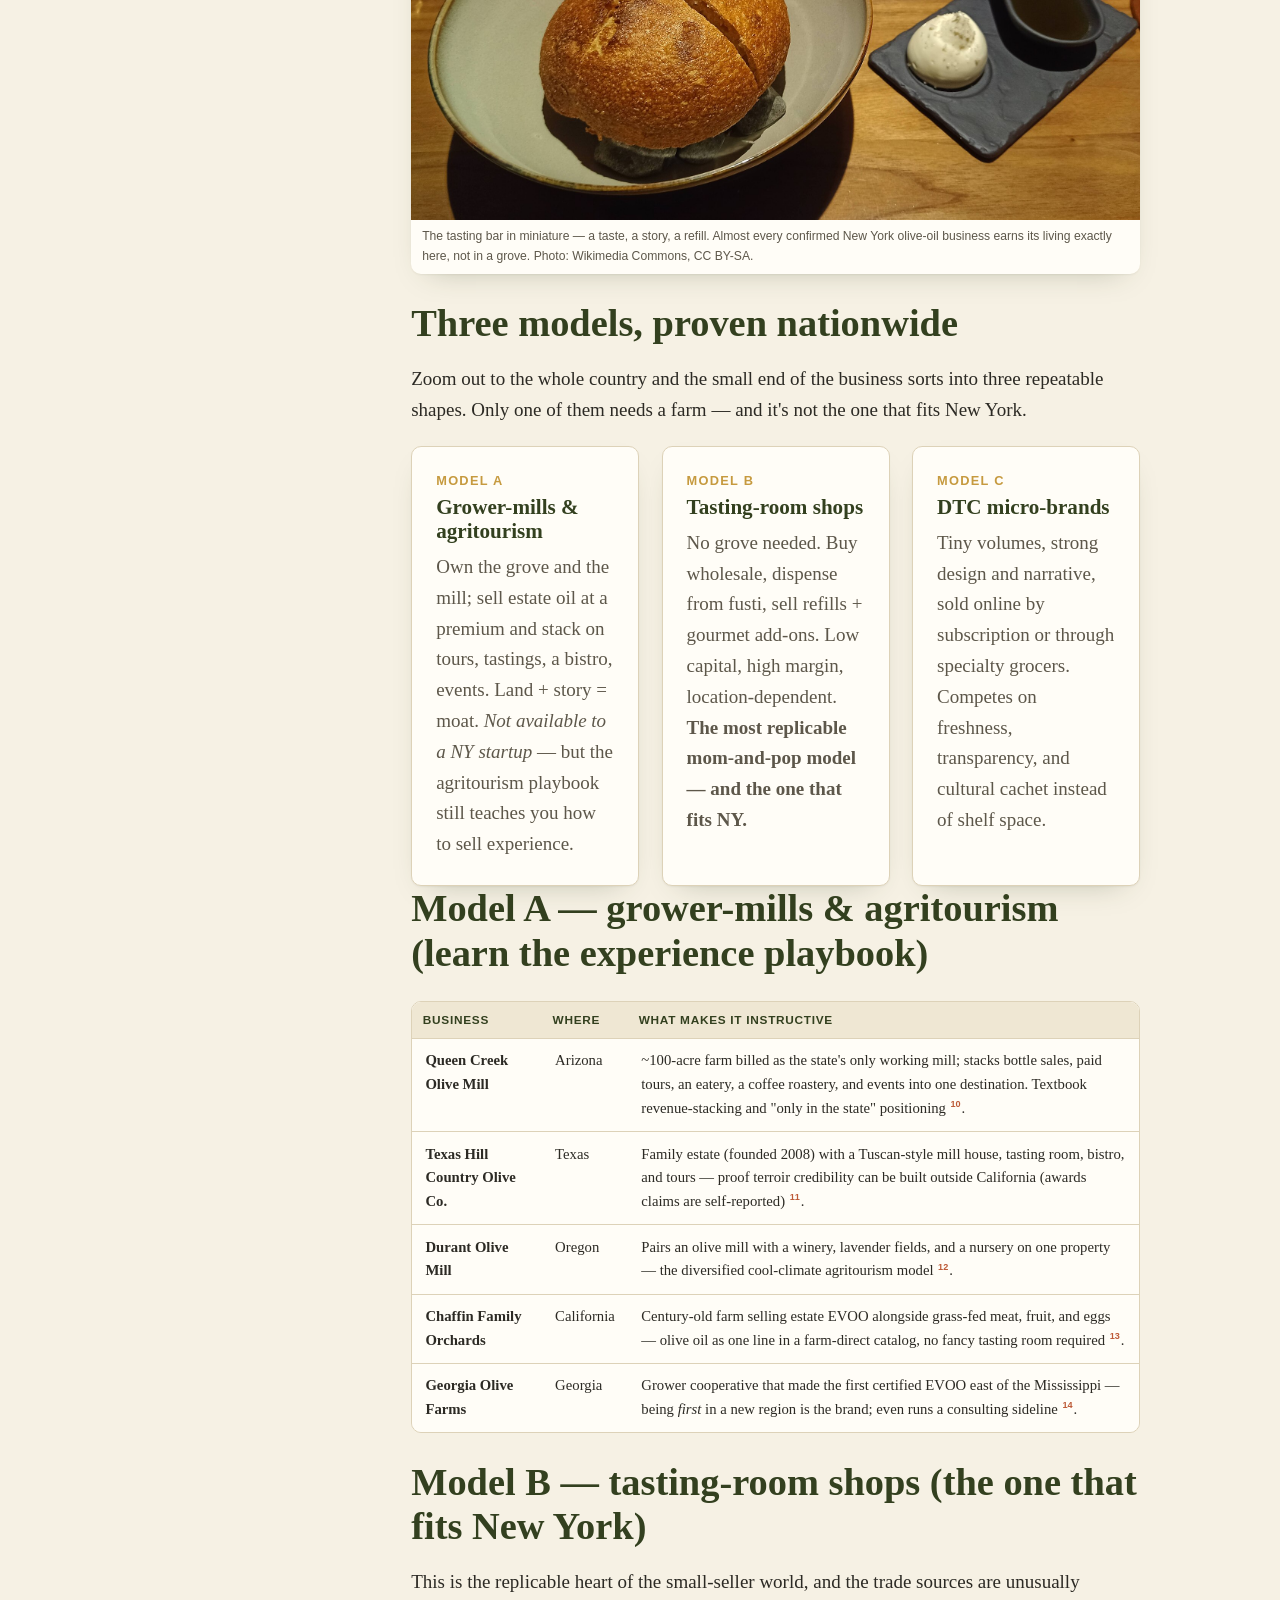
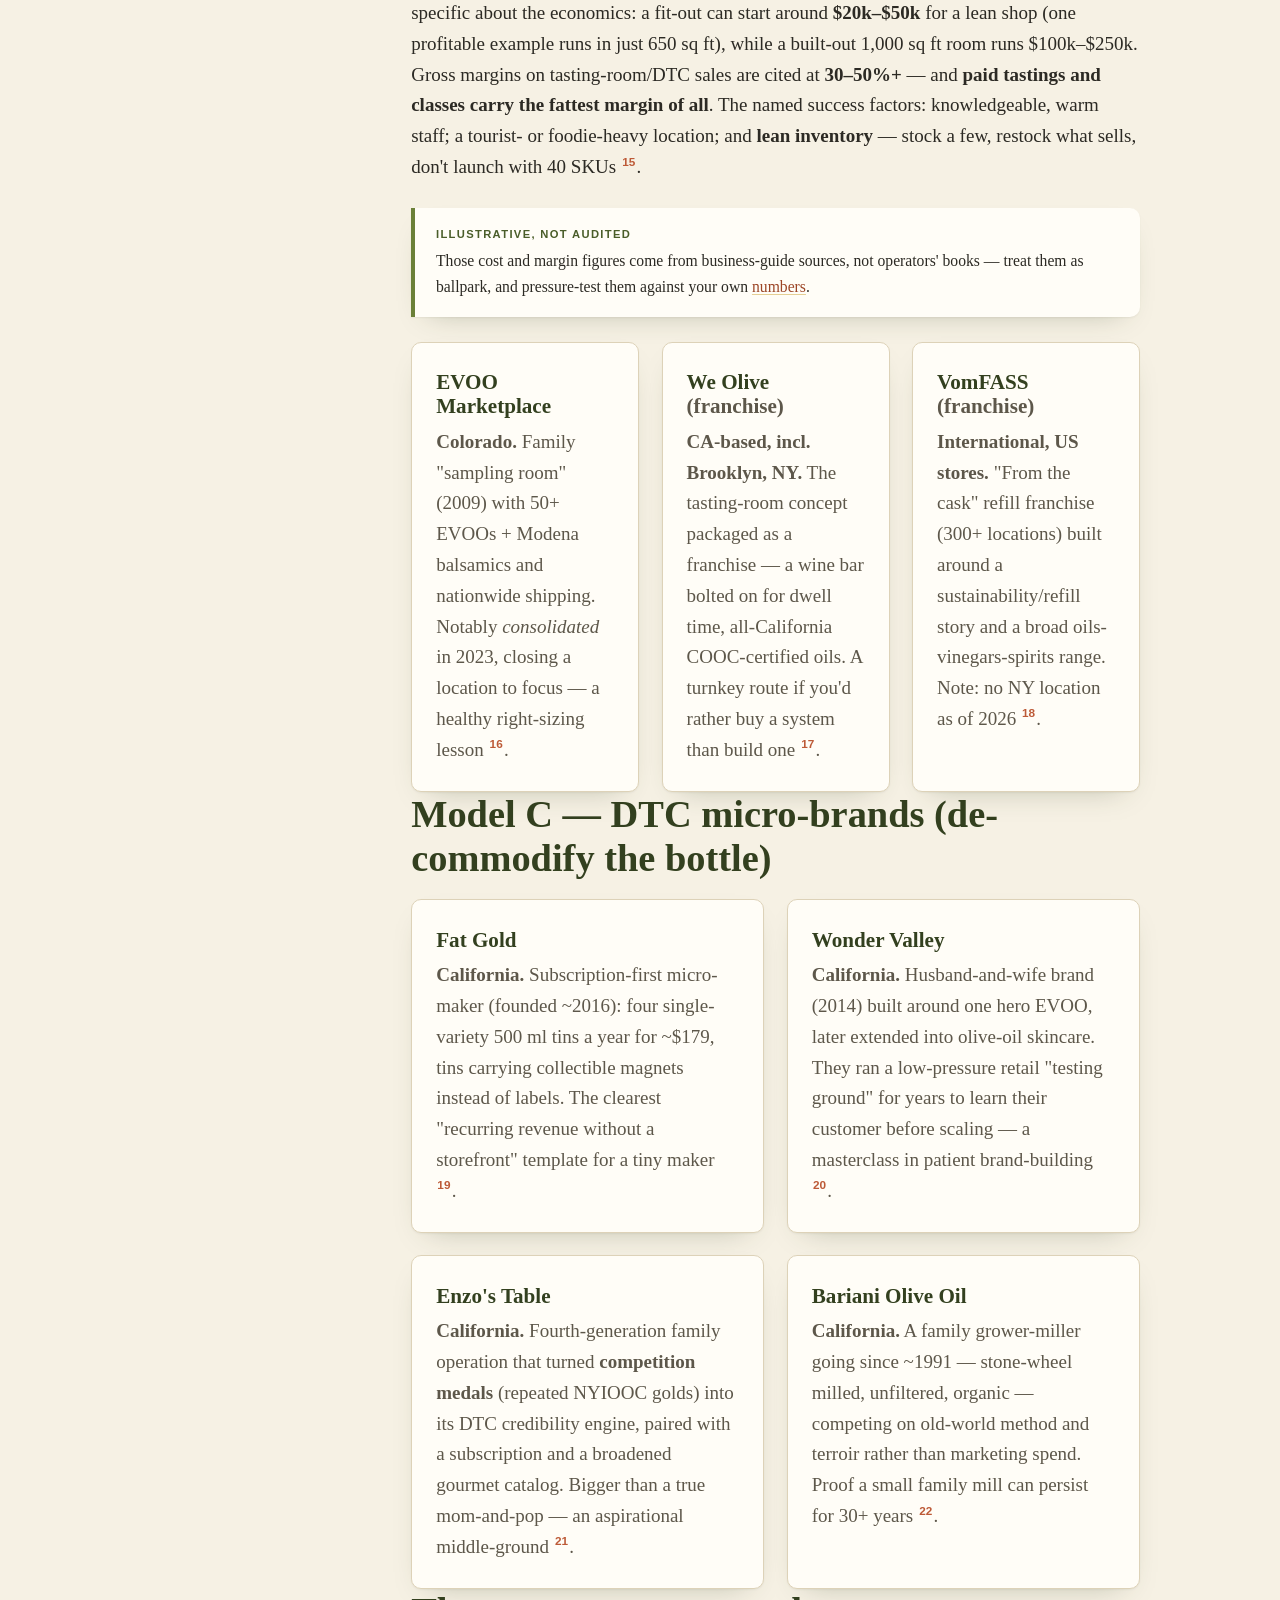
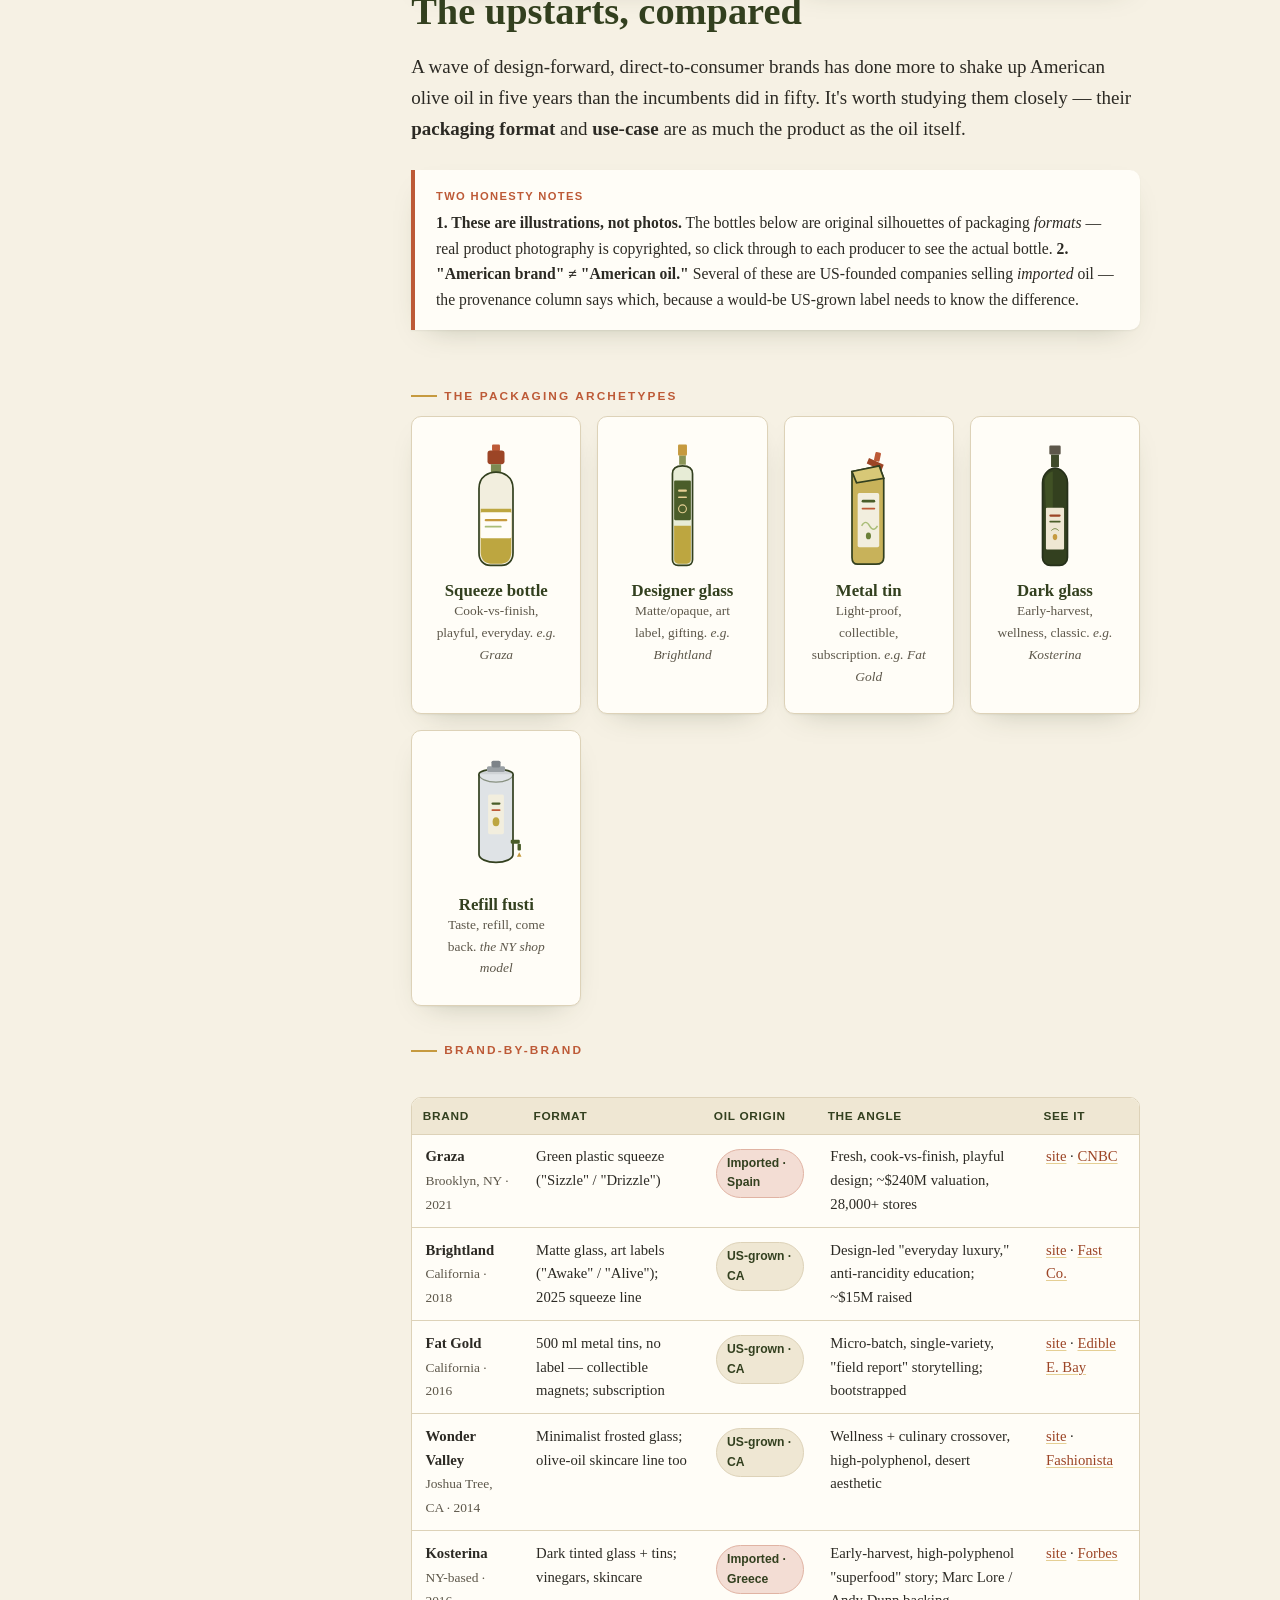
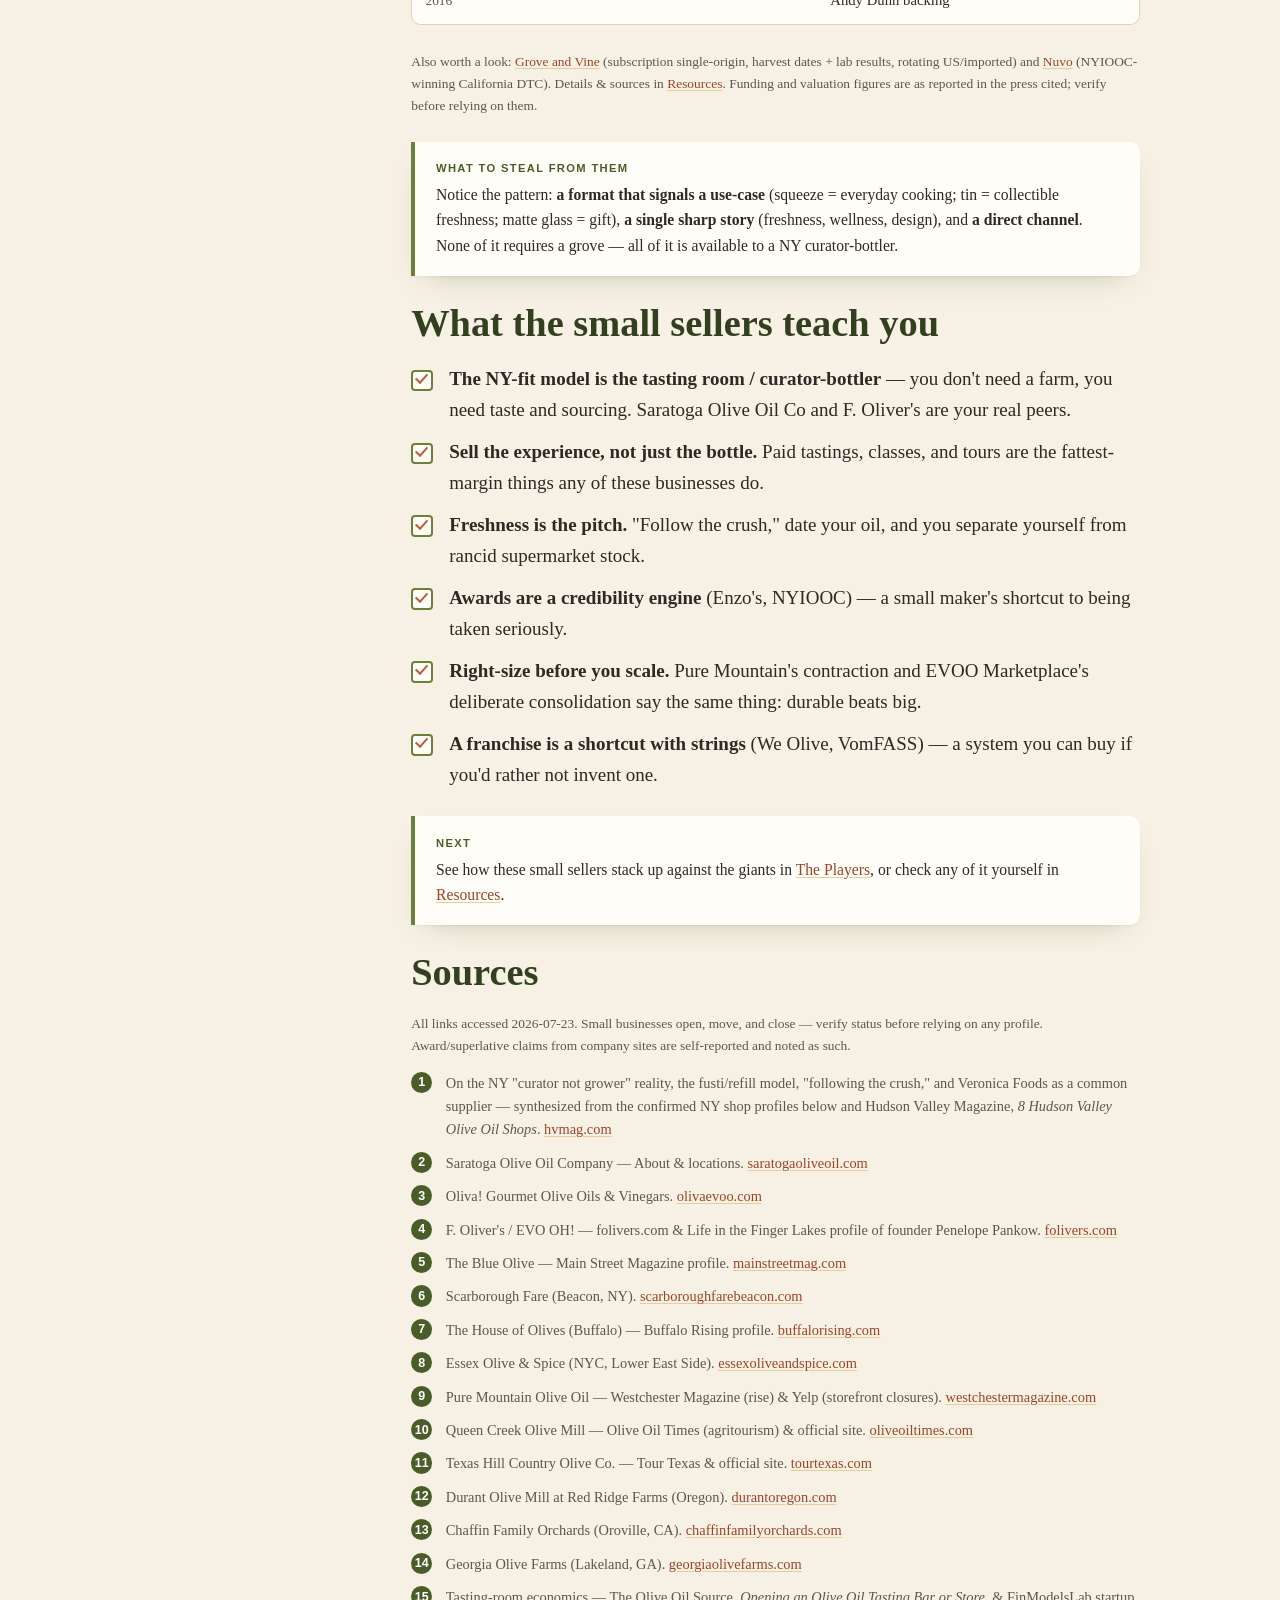
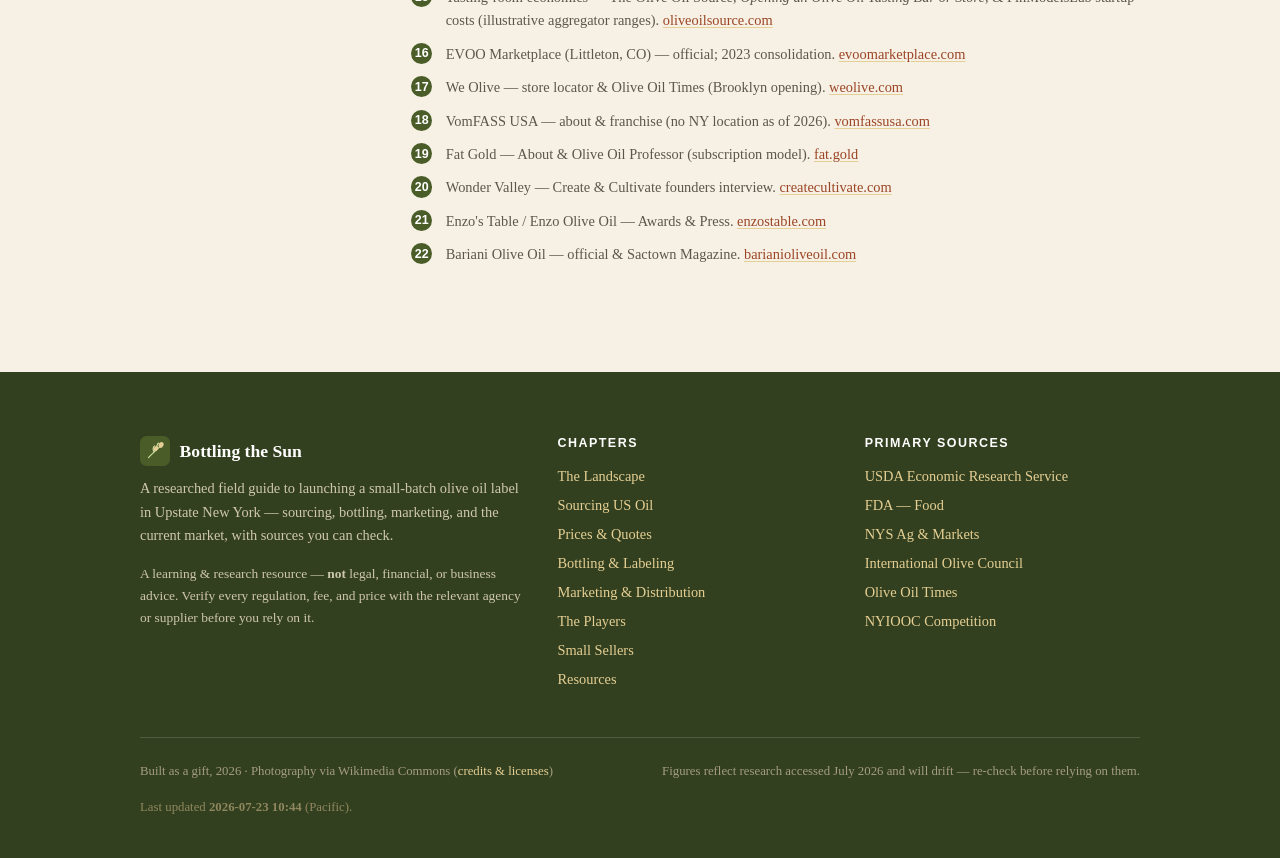
<file: sellers.html>
<!DOCTYPE html>
<html lang="en">
<head>
<meta charset="utf-8">
<meta name="viewport" content="width=device-width, initial-scale=1">
<title>Small Sellers — Mom-and-Pop Olive Oil Businesses (NY &amp; Nationwide) | Bottling the Sun</title>
<meta name="description" content="Real small, family, and mom-and-pop olive oil businesses to learn from — New York's tasting-room shops (Saratoga Olive Oil Co, F. Oliver's, The Blue Olive and more) plus nationwide grower-mills, tasting bars, and DTC micro-brands. With sources.">
<link rel="icon" type="image/svg+xml" href="assets/svg/favicon.svg">
<link rel="stylesheet" href="css/style.css">
<script src="js/analytics.js"></script>
</head>
<body>

<header class="site-head">
  <div class="wrap nav">
    <a class="brand" href="index.html">
      <svg class="mark" viewBox="0 0 64 64" aria-hidden="true"><rect width="64" height="64" rx="14" fill="#33401f"/><g fill="none" stroke="#a9bd77" stroke-width="2.4" stroke-linecap="round"><path d="M18 46 C 26 38, 34 30, 46 20"/><path d="M30 34 C 27 29, 27 25, 31 21"/><path d="M37 27 C 35 22, 36 18, 40 15"/></g><g fill="#c69a3f"><ellipse cx="45" cy="19" rx="5" ry="6.4" transform="rotate(28 45 19)"/><ellipse cx="34" cy="27" rx="4.4" ry="5.8" transform="rotate(28 34 27)"/></g><g fill="#6b8038"><path d="M31 21 C 27 20, 24 22, 22 26 C 26 26, 29 25, 31 21 Z"/><path d="M40 15 C 36 14, 33 16, 31 20 C 35 20, 38 19, 40 15 Z"/></g></svg>
      <span>Bottling&nbsp;the&nbsp;Sun<small>Small-batch olive oil · Upstate NY</small></span>
    </a>
    <button class="nav-toggle" aria-label="Menu" aria-expanded="false">☰</button>
    <nav class="nav-links" id="nav">
      <a href="index.html">Home</a>
      <a href="landscape.html">Landscape</a>
      <a href="sourcing.html">Sourcing</a>
      <a href="pricing.html">Prices &amp; Quotes</a>
      <a href="bottling.html">Bottling</a>
      <a href="marketing.html">Marketing</a>
      <a href="players.html">Players</a>
      <a href="sellers.html">Small Sellers</a>
      <a href="resources.html">Resources</a>
    </nav>
  </div>
</header>

<section class="page-hero">
  <div class="wrap">
    <p class="kicker">Chapter 07</p>
    <h1>Small Sellers</h1>
    <p class="lede">Forget the giants for a moment. These are the real mom-and-pop olive oil businesses — in New York and across the country — that already live the idea you're weighing. Their models, their moats, and one that stumbled are the most useful classroom on this whole site.</p>
  </div>
</section>

<div class="band">
  <div class="wrap with-toc">
    <nav class="toc" aria-label="On this page">
      <ul>
        <li><a href="#reality">The New York reality</a></li>
        <li><a href="#ny">New York's small sellers</a></li>
        <li><a href="#models">Three models nationwide</a></li>
        <li><a href="#growers">Grower-mills</a></li>
        <li><a href="#shops">Tasting-room shops</a></li>
        <li><a href="#dtc">DTC micro-brands</a></li>
        <li><a href="#upstarts">Upstarts, compared</a></li>
        <li><a href="#lessons">What they teach you</a></li>
        <li><a href="#sources">Sources</a></li>
      </ul>
    </nav>

    <div>
      <div class="callout tip">
        <span class="tag">The most important page for a NY startup</span>
        Every business below is a real, sourced example — not a hypothetical. Read it as a menu of models you could actually copy, adapt, or avoid.
      </div>

      <h2 id="reality">The New York reality: you'd be a curator, not a grower</h2>
      <p>Start here, because it reframes the whole idea: <strong>New York grows essentially no olives.</strong> The climate is far too cold — commercial olive growing here doesn't exist; a potted tree wintered indoors is a novelty, not a crop. So a "New York olive oil business" is a story about <strong>curation and commerce, not agriculture</strong> <a class="cite" href="#s-ny-reality" id="s-ny-reality">1</a>.</p>
      <p>In practice that means nearly every olive-oil business in the state is a <strong>tasting-room retailer</strong>: it buys bulk extra-virgin oil and balsamic vinegar sourced globally, stores them in stainless-steel <em>fusti</em> casks, lets you sample at a tap, and sells the oil <strong>refilled by the bottle</strong>. The savvy ones "<strong>follow the crush</strong>" — buying from the Northern Hemisphere in winter and the Southern Hemisphere (Chile, Australia, South Africa) in summer — so the oil on the shelf is always close to fresh-pressed. A common wholesale supplier behind many of these shops is California's <strong>Veronica Foods</strong> <a class="cite" href="#s-ny-reality">1</a>.</p>
      <div class="callout warn">
        <span class="tag">What this means for you</span>
        The realistic Upstate business isn't a farm — it's a <strong>specialty-retail / importer-bottler</strong> operation. That's liberating: you don't need land, water, or a harvest. You need taste, sourcing relationships, a good location or website, and a story. The rest of this guide's chapters — <a href="sourcing.html">sourcing</a>, <a href="bottling.html">bottling</a>, <a href="pricing.html">pricing</a>, <a href="marketing.html">marketing</a> — are exactly that job.
      </div>

      <h2 id="ny">New York's small sellers</h2>
      <p>Seven confirmed, currently-active New York operations — proof the demand is already here and being served by families much like yours:</p>
      <div class="grid cols-2">
        <div class="card"><h3>Saratoga Olive Oil Company</h3><p class="muted"><strong>Saratoga Springs</strong> (flagship, 484 Broadway) + Lake Placid, NY + Burlington, VT. Fusti tasting bar, refill-by-the-bottle, and a big online/DTC arm. Family-run (the Braidwoods), founded 2011 by former pharma-research consultants who pivoted to a fresh-EVOO lifestyle story; they "follow the crush." The state's strongest, most-expanded example — a genuine role model <a class="cite" href="#s-saratoga">2</a>.</p></div>
        <div class="card"><h3>Oliva! Gourmet Olive Oils &amp; Vinegars</h3><p class="muted"><strong>Albany</strong> (Stuyvesant Plaza) + Rhinebeck, NY + Lenox, MA. Family-owned tasting room importing oils/vinegars in bulk directly to the stores (no distributor), 50+ flavors from airtight Italian fusti, bottled to order. Spans the Capital Region and Hudson Valley <a class="cite" href="#s-oliva">3</a>.</p></div>
        <div class="card"><h3>F. Oliver's <span class="muted">(EVO OH!)</span></h3><p class="muted"><strong>Finger Lakes</strong>: Canandaigua (original), Rochester, Ithaca. Experiential taste-before-you-buy shop; founded 2010 by Penelope Pankow (a Cornell Hotel School grad who found the concept in northern Michigan). Sources via Veronica Foods and even carries some product tied to Cornell's Geneva ag station <a class="cite" href="#s-folivers">4</a>.</p></div>
        <div class="card"><h3>The Blue Olive</h3><p class="muted"><strong>Pawling &amp; Cold Spring</strong>, NY (Hudson Valley). Family tasting bar with 50+ EVOOs and balsamics plus pasta, salts, olive-oil soaps and pottery. Founded 2014 by John Canevari, a certified olive oil sommelier who runs "Olive Oil 101" classes at local libraries and schools <a class="cite" href="#s-blue">5</a>.</p></div>
        <div class="card"><h3>Scarborough Fare</h3><p class="muted"><strong>Beacon</strong>, NY. "Refill your own bottle at the tap," alongside a curated pantry — sea salts, spices, organic pasta, honey, fresh mozzarella, Italian meats. Founded 2011 and run by a mother-and-son team; a close analog to the mom-and-pop model you're picturing <a class="cite" href="#s-scarborough">6</a>.</p></div>
        <div class="card"><h3>The House of Olives</h3><p class="muted"><strong>Buffalo</strong>, NY (Hertel Ave). A family-owned EVOO / balsamic / salt / spice tasting shop, opened by an owner who ran an olive-oil business in Charlotte, NC before bringing the concept to Western New York <a class="cite" href="#s-house">7</a>.</p></div>
      </div>
      <p style="margin-top:1.2rem">Plus <strong>Essex Olive &amp; Spice</strong> on Manhattan's Lower East Side — an importer/specialty-retail storefront (imported EVOO, aged Modena balsamics, olives, spices) representing the NYC-metro flavor of the trade <a class="cite" href="#s-essex">8</a>.</p>

      <div class="callout warn">
        <span class="tag">A cautionary tale — read it twice</span>
        <strong>Pure Mountain Olive Oil</strong> launched in Rhinebeck in 2012 and expanded fast across the Hudson Valley (Tarrytown, Bronxville, Beacon) — a celebrated success story for years. By 2026 its Rhinebeck and Tarrytown storefronts are marked <strong>closed</strong>; only a website may survive. Rapid multi-store expansion is not the same as durable demand — a lesson echoed by Colorado's EVOO Marketplace, which deliberately <em>closed</em> a location in 2023 to refocus. <strong>Right-size before you scale</strong> <a class="cite" href="#s-pure">9</a>.
      </div>

      <figure class="photo">
        <img src="assets/photos/food.jpg" alt="A rustic bread roll beside a small dish of golden olive oil, as at a tasting bar" loading="lazy">
        <figcaption>The tasting bar in miniature — a taste, a story, a refill. Almost every confirmed New York olive-oil business earns its living exactly here, not in a grove. <span class="muted">Photo: Wikimedia Commons, CC BY-SA.</span></figcaption>
      </figure>

      <h2 id="models">Three models, proven nationwide</h2>
      <p>Zoom out to the whole country and the small end of the business sorts into three repeatable shapes. Only one of them needs a farm — and it's not the one that fits New York.</p>
      <div class="grid cols-3">
        <div class="card"><div class="num">MODEL A</div><h3>Grower-mills &amp; agritourism</h3><p class="muted">Own the grove and the mill; sell estate oil at a premium and stack on tours, tastings, a bistro, events. Land + story = moat. <em>Not available to a NY startup</em> — but the agritourism playbook still teaches you how to sell experience.</p></div>
        <div class="card"><div class="num">MODEL B</div><h3>Tasting-room shops</h3><p class="muted">No grove needed. Buy wholesale, dispense from fusti, sell refills + gourmet add-ons. Low capital, high margin, location-dependent. <strong>The most replicable mom-and-pop model — and the one that fits NY.</strong></p></div>
        <div class="card"><div class="num">MODEL C</div><h3>DTC micro-brands</h3><p class="muted">Tiny volumes, strong design and narrative, sold online by subscription or through specialty grocers. Competes on freshness, transparency, and cultural cachet instead of shelf space.</p></div>
      </div>

      <h2 id="growers">Model A — grower-mills &amp; agritourism (learn the experience playbook)</h2>
      <div class="table-scroll">
        <table>
          <thead><tr><th>Business</th><th>Where</th><th>What makes it instructive</th></tr></thead>
          <tbody>
            <tr><td><strong>Queen Creek Olive Mill</strong></td><td>Arizona</td><td>~100-acre farm billed as the state's only working mill; stacks bottle sales, paid tours, an eatery, a coffee roastery, and events into one destination. Textbook revenue-stacking and "only in the state" positioning <a class="cite" href="#s-queencreek">10</a>.</td></tr>
            <tr><td><strong>Texas Hill Country Olive Co.</strong></td><td>Texas</td><td>Family estate (founded 2008) with a Tuscan-style mill house, tasting room, bistro, and tours — proof terroir credibility can be built outside California (awards claims are self-reported) <a class="cite" href="#s-texas">11</a>.</td></tr>
            <tr><td><strong>Durant Olive Mill</strong></td><td>Oregon</td><td>Pairs an olive mill with a winery, lavender fields, and a nursery on one property — the diversified cool-climate agritourism model <a class="cite" href="#s-durant">12</a>.</td></tr>
            <tr><td><strong>Chaffin Family Orchards</strong></td><td>California</td><td>Century-old farm selling estate EVOO alongside grass-fed meat, fruit, and eggs — olive oil as one line in a farm-direct catalog, no fancy tasting room required <a class="cite" href="#s-chaffin">13</a>.</td></tr>
            <tr><td><strong>Georgia Olive Farms</strong></td><td>Georgia</td><td>Grower cooperative that made the first certified EVOO east of the Mississippi — being <em>first</em> in a new region is the brand; even runs a consulting sideline <a class="cite" href="#s-georgia">14</a>.</td></tr>
          </tbody>
        </table>
      </div>

      <h2 id="shops">Model B — tasting-room shops (the one that fits New York)</h2>
      <p>This is the replicable heart of the small-seller world, and the trade sources are unusually specific about the economics: a fit-out can start around <strong>$20k–$50k</strong> for a lean shop (one profitable example runs in just 650 sq ft), while a built-out 1,000 sq ft room runs $100k–$250k. Gross margins on tasting-room/DTC sales are cited at <strong>30–50%+</strong> — and <strong>paid tastings and classes carry the fattest margin of all</strong>. The named success factors: knowledgeable, warm staff; a tourist- or foodie-heavy location; and <strong>lean inventory</strong> — stock a few, restock what sells, don't launch with 40 SKUs <a class="cite" href="#s-economics">15</a>.</p>
      <div class="callout tip">
        <span class="tag">Illustrative, not audited</span>
        Those cost and margin figures come from business-guide sources, not operators' books — treat them as ballpark, and pressure-test them against your own <a href="pricing.html#worksheet">numbers</a>.
      </div>
      <div class="grid cols-3">
        <div class="card"><h3>EVOO Marketplace</h3><p class="muted"><strong>Colorado.</strong> Family "sampling room" (2009) with 50+ EVOOs + Modena balsamics and nationwide shipping. Notably <em>consolidated</em> in 2023, closing a location to focus — a healthy right-sizing lesson <a class="cite" href="#s-evoo">16</a>.</p></div>
        <div class="card"><h3>We Olive <span class="muted">(franchise)</span></h3><p class="muted"><strong>CA-based, incl. Brooklyn, NY.</strong> The tasting-room concept packaged as a franchise — a wine bar bolted on for dwell time, all-California COOC-certified oils. A turnkey route if you'd rather buy a system than build one <a class="cite" href="#s-weolive">17</a>.</p></div>
        <div class="card"><h3>VomFASS <span class="muted">(franchise)</span></h3><p class="muted"><strong>International, US stores.</strong> "From the cask" refill franchise (300+ locations) built around a sustainability/refill story and a broad oils-vinegars-spirits range. Note: no NY location as of 2026 <a class="cite" href="#s-vomfass">18</a>.</p></div>
      </div>

      <h2 id="dtc">Model C — DTC micro-brands (de-commodify the bottle)</h2>
      <div class="grid cols-2">
        <div class="card"><h3>Fat Gold</h3><p class="muted"><strong>California.</strong> Subscription-first micro-maker (founded ~2016): four single-variety 500&nbsp;ml tins a year for ~$179, tins carrying collectible magnets instead of labels. The clearest "recurring revenue without a storefront" template for a tiny maker <a class="cite" href="#s-fatgold">19</a>.</p></div>
        <div class="card"><h3>Wonder Valley</h3><p class="muted"><strong>California.</strong> Husband-and-wife brand (2014) built around one hero EVOO, later extended into olive-oil skincare. They ran a low-pressure retail "testing ground" for years to learn their customer before scaling — a masterclass in patient brand-building <a class="cite" href="#s-wonder">20</a>.</p></div>
        <div class="card"><h3>Enzo's Table</h3><p class="muted"><strong>California.</strong> Fourth-generation family operation that turned <strong>competition medals</strong> (repeated NYIOOC golds) into its DTC credibility engine, paired with a subscription and a broadened gourmet catalog. Bigger than a true mom-and-pop — an aspirational middle-ground <a class="cite" href="#s-enzo">21</a>.</p></div>
        <div class="card"><h3>Bariani Olive Oil</h3><p class="muted"><strong>California.</strong> A family grower-miller going since ~1991 — stone-wheel milled, unfiltered, organic — competing on old-world method and terroir rather than marketing spend. Proof a small family mill can persist for 30+ years <a class="cite" href="#s-bariani">22</a>.</p></div>
      </div>

      <h2 id="upstarts">The upstarts, compared</h2>
      <p>A wave of design-forward, direct-to-consumer brands has done more to shake up American olive oil in five years than the incumbents did in fifty. It's worth studying them closely — their <strong>packaging format</strong> and <strong>use-case</strong> are as much the product as the oil itself.</p>
      <div class="callout warn">
        <span class="tag">Two honesty notes</span>
        <strong>1. These are illustrations, not photos.</strong> The bottles below are original silhouettes of packaging <em>formats</em> — real product photography is copyrighted, so click through to each producer to see the actual bottle. <strong>2. "American brand" ≠ "American oil."</strong> Several of these are US-founded companies selling <em>imported</em> oil — the provenance column says which, because a would-be US-grown label needs to know the difference.
      </div>

      <p class="kicker" style="margin-top:2rem">The packaging archetypes</p>
      <div class="grid" style="grid-template-columns:repeat(auto-fit,minmax(140px,1fr));gap:1rem">
        <div class="card center"><img src="assets/svg/fmt-squeeze.svg" alt="Squeeze bottle silhouette" style="height:130px;margin:0 auto .6rem" loading="lazy"><h3 style="margin:0;font-size:1.05rem">Squeeze bottle</h3><p class="small muted mb0">Cook-vs-finish, playful, everyday. <em>e.g. Graza</em></p></div>
        <div class="card center"><img src="assets/svg/fmt-designer.svg" alt="Tall designer bottle silhouette" style="height:130px;margin:0 auto .6rem" loading="lazy"><h3 style="margin:0;font-size:1.05rem">Designer glass</h3><p class="small muted mb0">Matte/opaque, art label, gifting. <em>e.g. Brightland</em></p></div>
        <div class="card center"><img src="assets/svg/fmt-tin.svg" alt="Metal tin silhouette" style="height:130px;margin:0 auto .6rem" loading="lazy"><h3 style="margin:0;font-size:1.05rem">Metal tin</h3><p class="small muted mb0">Light-proof, collectible, subscription. <em>e.g. Fat Gold</em></p></div>
        <div class="card center"><img src="assets/svg/fmt-darkglass.svg" alt="Dark glass bottle silhouette" style="height:130px;margin:0 auto .6rem" loading="lazy"><h3 style="margin:0;font-size:1.05rem">Dark glass</h3><p class="small muted mb0">Early-harvest, wellness, classic. <em>e.g. Kosterina</em></p></div>
        <div class="card center"><img src="assets/svg/fmt-fusti.svg" alt="Refill fusti cask silhouette" style="height:130px;margin:0 auto .6rem" loading="lazy"><h3 style="margin:0;font-size:1.05rem">Refill fusti</h3><p class="small muted mb0">Taste, refill, come back. <em>the NY shop model</em></p></div>
      </div>

      <p class="kicker" style="margin-top:2.2rem">Brand-by-brand</p>
      <div class="table-scroll">
        <table>
          <thead><tr><th>Brand</th><th>Format</th><th>Oil origin</th><th>The angle</th><th>See it</th></tr></thead>
          <tbody>
            <tr>
              <td><strong>Graza</strong><br><span class="small muted">Brooklyn, NY · 2021</span></td>
              <td>Green plastic squeeze ("Sizzle" / "Drizzle")</td>
              <td><span class="pills" style="margin:0"><li style="background:#f3ddd4;border-color:#e0b3a3">Imported · Spain</li></span></td>
              <td>Fresh, cook-vs-finish, playful design; ~$240M valuation, 28,000+ stores</td>
              <td><a href="https://www.graza.co" rel="noopener">site</a> · <a href="https://www.cnbc.com/2024/06/07/how-graza-olive-oil-co-founder-andrew-benin-built-the-business.html" rel="noopener">CNBC</a></td>
            </tr>
            <tr>
              <td><strong>Brightland</strong><br><span class="small muted">California · 2018</span></td>
              <td>Matte glass, art labels ("Awake" / "Alive"); 2025 squeeze line</td>
              <td><span class="pills" style="margin:0"><li>US-grown · CA</li></span></td>
              <td>Design-led "everyday luxury," anti-rancidity education; ~$15M raised</td>
              <td><a href="https://brightland.co" rel="noopener">site</a> · <a href="https://www.fastcompany.com/91358423/brightland-new-squeeze-bottles-everyday-oil" rel="noopener">Fast Co.</a></td>
            </tr>
            <tr>
              <td><strong>Fat Gold</strong><br><span class="small muted">California · 2016</span></td>
              <td>500 ml metal tins, no label — collectible magnets; subscription</td>
              <td><span class="pills" style="margin:0"><li>US-grown · CA</li></span></td>
              <td>Micro-batch, single-variety, "field report" storytelling; bootstrapped</td>
              <td><a href="https://fat.gold" rel="noopener">site</a> · <a href="https://edibleeastbay.com/2017/11/15/fat-gold-olive-oil/" rel="noopener">Edible E. Bay</a></td>
            </tr>
            <tr>
              <td><strong>Wonder Valley</strong><br><span class="small muted">Joshua Tree, CA · 2014</span></td>
              <td>Minimalist frosted glass; olive-oil skincare line too</td>
              <td><span class="pills" style="margin:0"><li>US-grown · CA</li></span></td>
              <td>Wellness + culinary crossover, high-polyphenol, desert aesthetic</td>
              <td><a href="https://welcometowondervalley.com" rel="noopener">site</a> · <a href="https://fashionista.com/2025/07/wonder-valley-olive-oil-beauty-wellness-brand" rel="noopener">Fashionista</a></td>
            </tr>
            <tr>
              <td><strong>Kosterina</strong><br><span class="small muted">NY-based · 2016</span></td>
              <td>Dark tinted glass + tins; vinegars, skincare</td>
              <td><span class="pills" style="margin:0"><li style="background:#f3ddd4;border-color:#e0b3a3">Imported · Greece</li></span></td>
              <td>Early-harvest, high-polyphenol "superfood" story; Marc Lore / Andy Dunn backing</td>
              <td><a href="https://www.kosterina.com" rel="noopener">site</a> · <a href="https://www.forbes.com/sites/tanyaklich/2021/11/02/kosterina-spills-into-the-beauty-market-with-olive-oil-skincare-line/" rel="noopener">Forbes</a></td>
            </tr>
          </tbody>
        </table>
      </div>
      <p class="small muted">Also worth a look: <a href="https://groveandvine.com" rel="noopener">Grove and Vine</a> (subscription single-origin, harvest dates + lab results, rotating US/imported) and <a href="https://nuvooliveoil.com" rel="noopener">Nuvo</a> (NYIOOC-winning California DTC). Details &amp; sources in <a href="resources.html#sellers">Resources</a>. Funding and valuation figures are as reported in the press cited; verify before relying on them.</p>
      <div class="callout tip">
        <span class="tag">What to steal from them</span>
        Notice the pattern: <strong>a format that signals a use-case</strong> (squeeze = everyday cooking; tin = collectible freshness; matte glass = gift), <strong>a single sharp story</strong> (freshness, wellness, design), and <strong>a direct channel</strong>. None of it requires a grove — all of it is available to a NY curator-bottler.
      </div>

      <h2 id="lessons">What the small sellers teach you</h2>
      <ul class="checklist">
        <li><strong>The NY-fit model is the tasting room / curator-bottler</strong> — you don't need a farm, you need taste and sourcing. Saratoga Olive Oil Co and F. Oliver's are your real peers.</li>
        <li><strong>Sell the experience, not just the bottle.</strong> Paid tastings, classes, and tours are the fattest-margin things any of these businesses do.</li>
        <li><strong>Freshness is the pitch.</strong> "Follow the crush," date your oil, and you separate yourself from rancid supermarket stock.</li>
        <li><strong>Awards are a credibility engine</strong> (Enzo's, NYIOOC) — a small maker's shortcut to being taken seriously.</li>
        <li><strong>Right-size before you scale.</strong> Pure Mountain's contraction and EVOO Marketplace's deliberate consolidation say the same thing: durable beats big.</li>
        <li><strong>A franchise is a shortcut with strings</strong> (We Olive, VomFASS) — a system you can buy if you'd rather not invent one.</li>
      </ul>
      <div class="callout tip" style="margin-top:1.6rem">
        <span class="tag">Next</span>
        See how these small sellers stack up against the giants in <a href="players.html">The Players</a>, or check any of it yourself in <a href="resources.html">Resources</a>.
      </div>

      <h2 id="sources">Sources</h2>
      <p class="small muted">All links accessed 2026-07-23. Small businesses open, move, and close — verify status before relying on any profile. Award/superlative claims from company sites are self-reported and noted as such.</p>
      <ol class="source-list">
        <li id="s-ny-reality">On the NY "curator not grower" reality, the fusti/refill model, "following the crush," and Veronica Foods as a common supplier — synthesized from the confirmed NY shop profiles below and Hudson Valley Magazine, <em>8 Hudson Valley Olive Oil Shops</em>. <a href="https://hvmag.com/life-style/news/8-hudson-valley-olive-oil-shops-to-visit-for-gifts-and-goodies-galore/" rel="noopener">hvmag.com</a></li>
        <li id="s-saratoga">Saratoga Olive Oil Company — About &amp; locations. <a href="https://saratogaoliveoil.com/pages/about" rel="noopener">saratogaoliveoil.com</a></li>
        <li id="s-oliva">Oliva! Gourmet Olive Oils &amp; Vinegars. <a href="https://www.olivaevoo.com/" rel="noopener">olivaevoo.com</a></li>
        <li id="s-folivers">F. Oliver's / EVO OH! — folivers.com &amp; Life in the Finger Lakes profile of founder Penelope Pankow. <a href="https://folivers.com/" rel="noopener">folivers.com</a></li>
        <li id="s-blue">The Blue Olive — Main Street Magazine profile. <a href="https://mainstreetmag.com/the-blue-olive/" rel="noopener">mainstreetmag.com</a></li>
        <li id="s-scarborough">Scarborough Fare (Beacon, NY). <a href="https://scarboroughfarebeacon.com/" rel="noopener">scarboroughfarebeacon.com</a></li>
        <li id="s-house">The House of Olives (Buffalo) — Buffalo Rising profile. <a href="https://www.buffalorising.com/2013/08/the-house-of-olives/" rel="noopener">buffalorising.com</a></li>
        <li id="s-essex">Essex Olive &amp; Spice (NYC, Lower East Side). <a href="https://www.essexoliveandspice.com/" rel="noopener">essexoliveandspice.com</a></li>
        <li id="s-pure">Pure Mountain Olive Oil — Westchester Magazine (rise) &amp; Yelp (storefront closures). <a href="https://westchestermagazine.com/food/pure-mountain-olive-oil-opens-in-tarrytown/" rel="noopener">westchestermagazine.com</a></li>
        <li id="s-queencreek">Queen Creek Olive Mill — Olive Oil Times (agritourism) &amp; official site. <a href="https://www.oliveoiltimes.com/business/agritourism-takes-off-at-arizonas-queen-creek-olive-mill/127531" rel="noopener">oliveoiltimes.com</a></li>
        <li id="s-texas">Texas Hill Country Olive Co. — Tour Texas &amp; official site. <a href="https://www.tourtexas.com/attractions/texas-hill-country-olive-co-dripping-springs" rel="noopener">tourtexas.com</a></li>
        <li id="s-durant">Durant Olive Mill at Red Ridge Farms (Oregon). <a href="https://durantoregon.com/durant-olive-mill/" rel="noopener">durantoregon.com</a></li>
        <li id="s-chaffin">Chaffin Family Orchards (Oroville, CA). <a href="https://chaffinfamilyorchards.com/about/" rel="noopener">chaffinfamilyorchards.com</a></li>
        <li id="s-georgia">Georgia Olive Farms (Lakeland, GA). <a href="https://georgiaolivefarms.com/gof/about-us/" rel="noopener">georgiaolivefarms.com</a></li>
        <li id="s-economics">Tasting-room economics — The Olive Oil Source, <em>Opening an Olive Oil Tasting Bar or Store</em>, &amp; FinModelsLab startup costs (illustrative aggregator ranges). <a href="https://www.oliveoilsource.com/info/opening-an-olive-oil-tasting-bar-or-store" rel="noopener">oliveoilsource.com</a></li>
        <li id="s-evoo">EVOO Marketplace (Littleton, CO) — official; 2023 consolidation. <a href="https://evoomarketplace.com/colorados-original-olive-oil-aged-balsamic-sampling-room/" rel="noopener">evoomarketplace.com</a></li>
        <li id="s-weolive">We Olive — store locator &amp; Olive Oil Times (Brooklyn opening). <a href="https://shop.weolive.com/store-locator/" rel="noopener">weolive.com</a></li>
        <li id="s-vomfass">VomFASS USA — about &amp; franchise (no NY location as of 2026). <a href="https://vomfassusa.com/pages/about-us" rel="noopener">vomfassusa.com</a></li>
        <li id="s-fatgold">Fat Gold — About &amp; Olive Oil Professor (subscription model). <a href="https://fat.gold/about/" rel="noopener">fat.gold</a></li>
        <li id="s-wonder">Wonder Valley — Create &amp; Cultivate founders interview. <a href="https://www.createcultivate.com/blog/how-to-start-a-business-wonder-valley-olive-oil" rel="noopener">createcultivate.com</a></li>
        <li id="s-enzo">Enzo's Table / Enzo Olive Oil — Awards &amp; Press. <a href="https://enzostable.com/pages/awards-press" rel="noopener">enzostable.com</a></li>
        <li id="s-bariani">Bariani Olive Oil — official &amp; Sactown Magazine. <a href="https://barianioliveoil.com/" rel="noopener">barianioliveoil.com</a></li>
      </ol>
    </div>
  </div>
</div>

<footer class="site-foot">
  <div class="wrap">
    <div class="foot-grid">
      <div>
        <div class="foot-brand">
          <svg class="mark" viewBox="0 0 64 64" aria-hidden="true"><rect width="64" height="64" rx="14" fill="#4a5d29"/><g fill="none" stroke="#cfe0a0" stroke-width="2.4" stroke-linecap="round"><path d="M18 46 C 26 38, 34 30, 46 20"/><path d="M30 34 C 27 29, 27 25, 31 21"/><path d="M37 27 C 35 22, 36 18, 40 15"/></g><g fill="#e5cf94"><ellipse cx="45" cy="19" rx="5" ry="6.4" transform="rotate(28 45 19)"/><ellipse cx="34" cy="27" rx="4.4" ry="5.8" transform="rotate(28 34 27)"/></g></svg>
          Bottling the Sun
        </div>
        <p>A researched field guide to launching a small-batch olive oil label in Upstate New York — sourcing, bottling, marketing, and the current market, with sources you can check.</p>
        <p class="small">A learning &amp; research resource — <strong>not</strong> legal, financial, or business advice. Verify every regulation, fee, and price with the relevant agency or supplier before you rely on it.</p>
      </div>
      <div>
        <h4>Chapters</h4>
        <ul>
          <li><a href="landscape.html">The Landscape</a></li>
          <li><a href="sourcing.html">Sourcing US Oil</a></li>
          <li><a href="pricing.html">Prices &amp; Quotes</a></li>
          <li><a href="bottling.html">Bottling &amp; Labeling</a></li>
          <li><a href="marketing.html">Marketing &amp; Distribution</a></li>
          <li><a href="players.html">The Players</a></li>
          <li><a href="sellers.html">Small Sellers</a></li>
          <li><a href="resources.html">Resources</a></li>
        </ul>
      </div>
      <div>
        <h4>Primary sources</h4>
        <ul>
          <li><a href="https://www.ers.usda.gov/" rel="noopener">USDA Economic Research Service</a></li>
          <li><a href="https://www.fda.gov/food" rel="noopener">FDA — Food</a></li>
          <li><a href="https://agriculture.ny.gov/" rel="noopener">NYS Ag &amp; Markets</a></li>
          <li><a href="https://www.internationaloliveoil.org/" rel="noopener">International Olive Council</a></li>
          <li><a href="https://www.oliveoiltimes.com/" rel="noopener">Olive Oil Times</a></li>
          <li><a href="https://nyiooc.org/" rel="noopener">NYIOOC Competition</a></li>
        </ul>
      </div>
    </div>
    <div class="foot-bottom">
      <span>Built as a gift, <span data-year>2026</span> · Photography via Wikimedia Commons (<a href="assets/photos/CREDITS.md">credits &amp; licenses</a>)</span>
      <span>Figures reflect research accessed July&nbsp;2026 and will drift — re-check before relying on them.</span>
      <span style="flex-basis:100%;color:#8f875f">Last updated <strong>2026-07-23 10:44</strong> (Pacific).</span>
    </div>
  </div>
</footer>

<script src="js/site.js" defer></script>
</body>
</html>
</file>
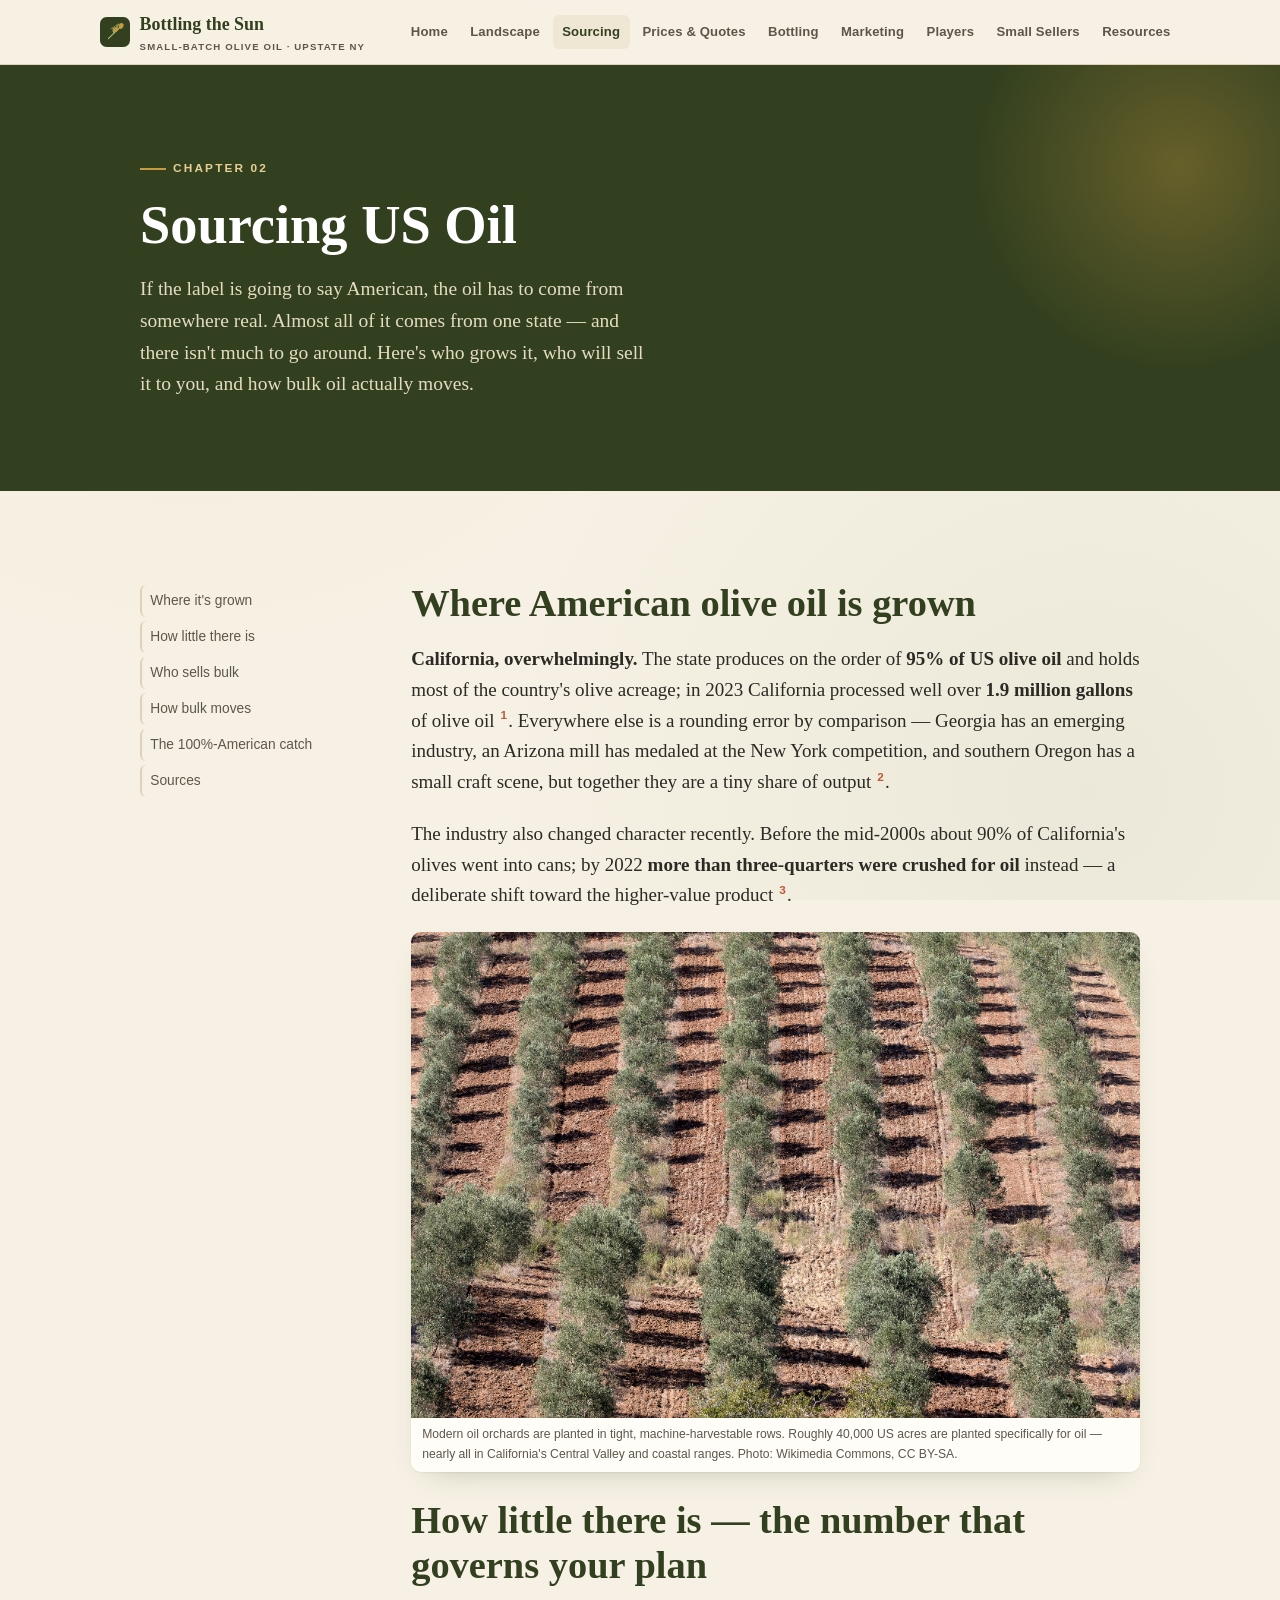
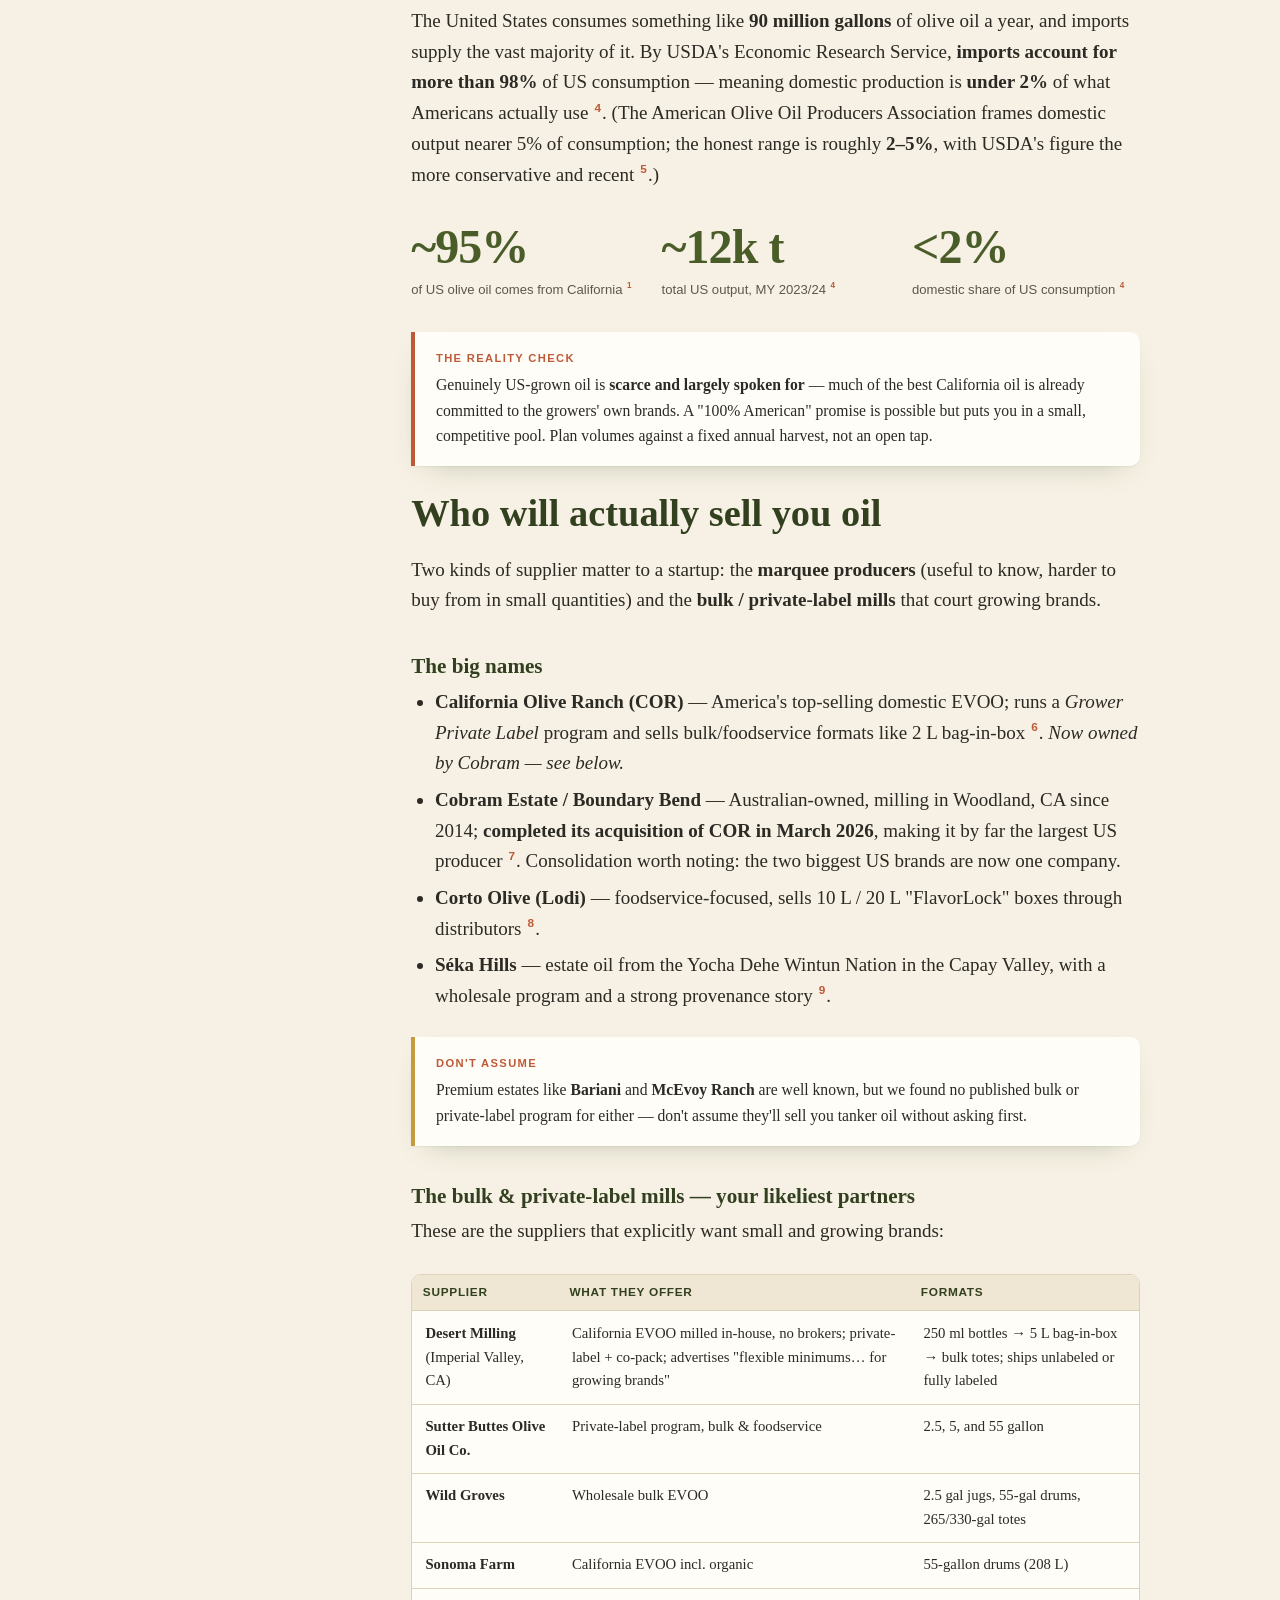
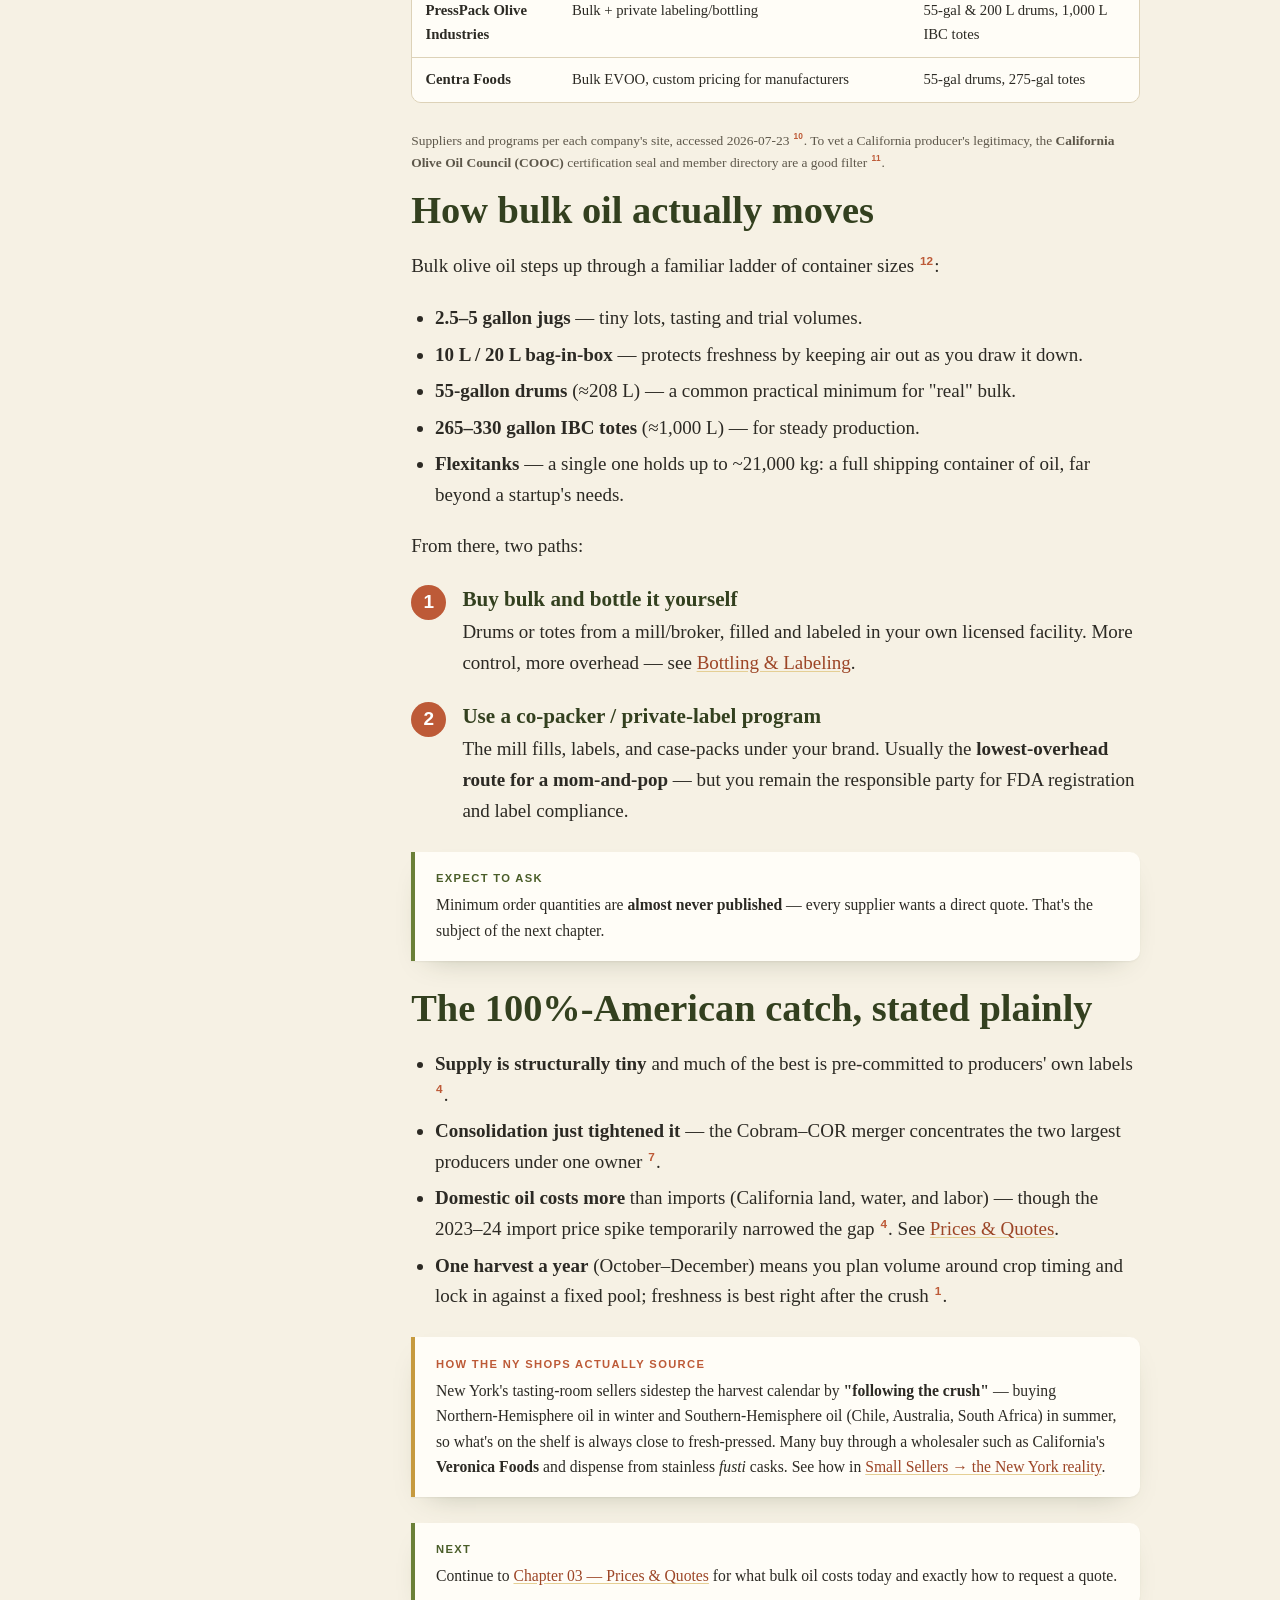
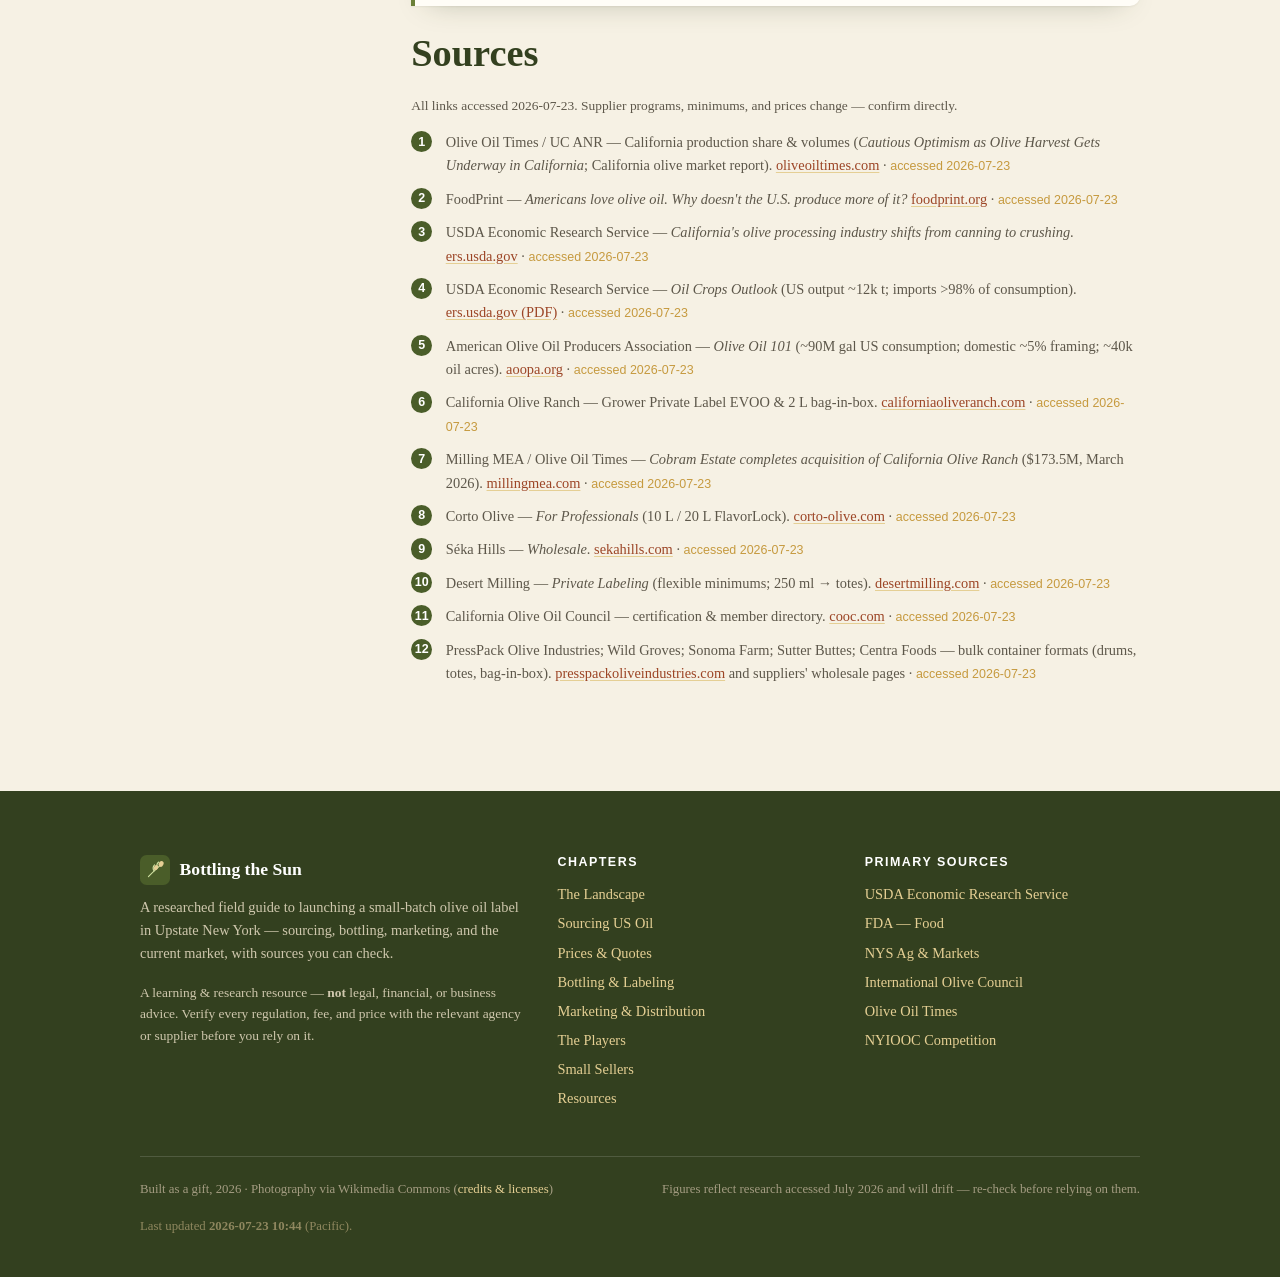
<file: sourcing.html>
<!DOCTYPE html>
<html lang="en">
<head>
<meta charset="utf-8">
<meta name="viewport" content="width=device-width, initial-scale=1">
<title>Sourcing US Olive Oil — Growers, Mills &amp; Bulk Suppliers | Bottling the Sun</title>
<meta name="description" content="Where US olive oil is actually grown (California, ~95%), who sells it in bulk or under private label, container sizes from drums to flexitanks, and the hard truth about sourcing 100% American oil.">
<link rel="icon" type="image/svg+xml" href="assets/svg/favicon.svg">
<link rel="stylesheet" href="css/style.css">
<script src="js/analytics.js"></script>
</head>
<body>

<header class="site-head">
  <div class="wrap nav">
    <a class="brand" href="index.html">
      <svg class="mark" viewBox="0 0 64 64" aria-hidden="true"><rect width="64" height="64" rx="14" fill="#33401f"/><g fill="none" stroke="#a9bd77" stroke-width="2.4" stroke-linecap="round"><path d="M18 46 C 26 38, 34 30, 46 20"/><path d="M30 34 C 27 29, 27 25, 31 21"/><path d="M37 27 C 35 22, 36 18, 40 15"/></g><g fill="#c69a3f"><ellipse cx="45" cy="19" rx="5" ry="6.4" transform="rotate(28 45 19)"/><ellipse cx="34" cy="27" rx="4.4" ry="5.8" transform="rotate(28 34 27)"/></g><g fill="#6b8038"><path d="M31 21 C 27 20, 24 22, 22 26 C 26 26, 29 25, 31 21 Z"/><path d="M40 15 C 36 14, 33 16, 31 20 C 35 20, 38 19, 40 15 Z"/></g></svg>
      <span>Bottling&nbsp;the&nbsp;Sun<small>Small-batch olive oil · Upstate NY</small></span>
    </a>
    <button class="nav-toggle" aria-label="Menu" aria-expanded="false">☰</button>
    <nav class="nav-links" id="nav">
      <a href="index.html">Home</a>
      <a href="landscape.html">Landscape</a>
      <a href="sourcing.html">Sourcing</a>
      <a href="pricing.html">Prices &amp; Quotes</a>
      <a href="bottling.html">Bottling</a>
      <a href="marketing.html">Marketing</a>
      <a href="players.html">Players</a>
      <a href="sellers.html">Small Sellers</a>
      <a href="resources.html">Resources</a>
    </nav>
  </div>
</header>

<section class="page-hero">
  <div class="wrap">
    <p class="kicker">Chapter 02</p>
    <h1>Sourcing US Oil</h1>
    <p class="lede">If the label is going to say American, the oil has to come from somewhere real. Almost all of it comes from one state — and there isn't much to go around. Here's who grows it, who will sell it to you, and how bulk oil actually moves.</p>
  </div>
</section>

<div class="band">
  <div class="wrap with-toc">
    <nav class="toc" aria-label="On this page">
      <ul>
        <li><a href="#where">Where it's grown</a></li>
        <li><a href="#scale">How little there is</a></li>
        <li><a href="#who">Who sells bulk</a></li>
        <li><a href="#how">How bulk moves</a></li>
        <li><a href="#reality">The 100%-American catch</a></li>
        <li><a href="#sources">Sources</a></li>
      </ul>
    </nav>

    <div>
      <h2 id="where">Where American olive oil is grown</h2>
      <p><strong>California, overwhelmingly.</strong> The state produces on the order of <strong>95% of US olive oil</strong> and holds most of the country's olive acreage; in 2023 California processed well over <strong>1.9&nbsp;million gallons</strong> of olive oil <a class="cite" href="#s-oot-ca" id="s-oot-ca">1</a>. Everywhere else is a rounding error by comparison — Georgia has an emerging industry, an Arizona mill has medaled at the New York competition, and southern Oregon has a small craft scene, but together they are a tiny share of output <a class="cite" href="#s-foodprint">2</a>.</p>
      <p>The industry also changed character recently. Before the mid-2000s about 90% of California's olives went into cans; by 2022 <strong>more than three-quarters were crushed for oil</strong> instead — a deliberate shift toward the higher-value product <a class="cite" href="#s-ers-crush">3</a>.</p>

      <figure class="photo">
        <img src="assets/photos/tree.jpg" alt="Aerial view of an olive orchard planted in long parallel rows" loading="lazy">
        <figcaption>Modern oil orchards are planted in tight, machine-harvestable rows. Roughly 40,000 US acres are planted specifically for oil — nearly all in California's Central Valley and coastal ranges. <span class="muted">Photo: Wikimedia Commons, CC BY-SA.</span></figcaption>
      </figure>

      <h2 id="scale">How little there is — the number that governs your plan</h2>
      <p>The United States consumes something like <strong>90 million gallons</strong> of olive oil a year, and imports supply the vast majority of it. By USDA's Economic Research Service, <strong>imports account for more than 98%</strong> of US consumption — meaning domestic production is <strong>under 2%</strong> of what Americans actually use <a class="cite" href="#s-ers" id="s-ers">4</a>. (The American Olive Oil Producers Association frames domestic output nearer 5% of consumption; the honest range is roughly <strong>2–5%</strong>, with USDA's figure the more conservative and recent <a class="cite" href="#s-aoopa">5</a>.)</p>
      <div class="grid cols-3" style="margin:2rem 0">
        <div class="stat"><div class="fig">~95%</div><div class="lab">of US olive oil comes from California <a class="cite" href="#s-oot-ca">1</a></div></div>
        <div class="stat"><div class="fig">~12k t</div><div class="lab">total US output, MY 2023/24 <a class="cite" href="#s-ers">4</a></div></div>
        <div class="stat"><div class="fig">&lt;2%</div><div class="lab">domestic share of US consumption <a class="cite" href="#s-ers">4</a></div></div>
      </div>
      <div class="callout warn">
        <span class="tag">The reality check</span>
        Genuinely US-grown oil is <strong>scarce and largely spoken for</strong> — much of the best California oil is already committed to the growers' own brands. A "100% American" promise is possible but puts you in a small, competitive pool. Plan volumes against a fixed annual harvest, not an open tap.
      </div>

      <h2 id="who">Who will actually sell you oil</h2>
      <p>Two kinds of supplier matter to a startup: the <strong>marquee producers</strong> (useful to know, harder to buy from in small quantities) and the <strong>bulk / private-label mills</strong> that court growing brands.</p>

      <h3>The big names</h3>
      <ul>
        <li><strong>California Olive Ranch (COR)</strong> — America's top-selling domestic EVOO; runs a <em>Grower Private Label</em> program and sells bulk/foodservice formats like 2&nbsp;L bag-in-box <a class="cite" href="#s-cor">6</a>. <em>Now owned by Cobram — see below.</em></li>
        <li><strong>Cobram Estate / Boundary Bend</strong> — Australian-owned, milling in Woodland, CA since 2014; <strong>completed its acquisition of COR in March 2026</strong>, making it by far the largest US producer <a class="cite" href="#s-cobram">7</a>. Consolidation worth noting: the two biggest US brands are now one company.</li>
        <li><strong>Corto Olive (Lodi)</strong> — foodservice-focused, sells 10&nbsp;L / 20&nbsp;L "FlavorLock" boxes through distributors <a class="cite" href="#s-corto">8</a>.</li>
        <li><strong>Séka Hills</strong> — estate oil from the Yocha Dehe Wintun Nation in the Capay Valley, with a wholesale program and a strong provenance story <a class="cite" href="#s-seka">9</a>.</li>
      </ul>
      <div class="callout">
        <span class="tag">Don't assume</span>
        Premium estates like <strong>Bariani</strong> and <strong>McEvoy Ranch</strong> are well known, but we found no published bulk or private-label program for either — don't assume they'll sell you tanker oil without asking first.
      </div>

      <h3>The bulk &amp; private-label mills — your likeliest partners</h3>
      <p>These are the suppliers that explicitly want small and growing brands:</p>
      <div class="table-scroll">
        <table>
          <thead><tr><th>Supplier</th><th>What they offer</th><th>Formats</th></tr></thead>
          <tbody>
            <tr><td><strong>Desert Milling</strong> (Imperial Valley, CA)</td><td>California EVOO milled in-house, no brokers; private-label + co-pack; advertises "flexible minimums… for growing brands"</td><td>250&nbsp;ml bottles → 5&nbsp;L bag-in-box → bulk totes; ships unlabeled or fully labeled</td></tr>
            <tr><td><strong>Sutter Buttes Olive Oil Co.</strong></td><td>Private-label program, bulk &amp; foodservice</td><td>2.5, 5, and 55&nbsp;gallon</td></tr>
            <tr><td><strong>Wild Groves</strong></td><td>Wholesale bulk EVOO</td><td>2.5&nbsp;gal jugs, 55-gal drums, 265/330-gal totes</td></tr>
            <tr><td><strong>Sonoma Farm</strong></td><td>California EVOO incl. organic</td><td>55-gallon drums (208&nbsp;L)</td></tr>
            <tr><td><strong>PressPack Olive Industries</strong></td><td>Bulk + private labeling/bottling</td><td>55-gal &amp; 200&nbsp;L drums, 1,000&nbsp;L IBC totes</td></tr>
            <tr><td><strong>Centra Foods</strong></td><td>Bulk EVOO, custom pricing for manufacturers</td><td>55-gal drums, 275-gal totes</td></tr>
          </tbody>
        </table>
      </div>
      <p class="small muted">Suppliers and programs per each company's site, accessed 2026-07-23 <a class="cite" href="#s-desert">10</a>. To vet a California producer's legitimacy, the <strong>California Olive Oil Council (COOC)</strong> certification seal and member directory are a good filter <a class="cite" href="#s-cooc">11</a>.</p>

      <h2 id="how">How bulk oil actually moves</h2>
      <p>Bulk olive oil steps up through a familiar ladder of container sizes <a class="cite" href="#s-presspack">12</a>:</p>
      <ul>
        <li><strong>2.5–5 gallon jugs</strong> — tiny lots, tasting and trial volumes.</li>
        <li><strong>10&nbsp;L / 20&nbsp;L bag-in-box</strong> — protects freshness by keeping air out as you draw it down.</li>
        <li><strong>55-gallon drums</strong> (≈208&nbsp;L) — a common practical minimum for "real" bulk.</li>
        <li><strong>265–330 gallon IBC totes</strong> (≈1,000&nbsp;L) — for steady production.</li>
        <li><strong>Flexitanks</strong> — a single one holds up to ~21,000&nbsp;kg: a full shipping container of oil, far beyond a startup's needs.</li>
      </ul>
      <p>From there, two paths:</p>
      <ol class="steps">
        <li><h3>Buy bulk and bottle it yourself</h3><p>Drums or totes from a mill/broker, filled and labeled in your own licensed facility. More control, more overhead — see <a href="bottling.html">Bottling &amp; Labeling</a>.</p></li>
        <li><h3>Use a co-packer / private-label program</h3><p>The mill fills, labels, and case-packs under your brand. Usually the <strong>lowest-overhead route for a mom-and-pop</strong> — but you remain the responsible party for FDA registration and label compliance.</p></li>
      </ol>
      <div class="callout tip">
        <span class="tag">Expect to ask</span>
        Minimum order quantities are <strong>almost never published</strong> — every supplier wants a direct quote. That's the subject of the next chapter.
      </div>

      <h2 id="reality">The 100%-American catch, stated plainly</h2>
      <ul>
        <li><strong>Supply is structurally tiny</strong> and much of the best is pre-committed to producers' own labels <a class="cite" href="#s-ers">4</a>.</li>
        <li><strong>Consolidation just tightened it</strong> — the Cobram–COR merger concentrates the two largest producers under one owner <a class="cite" href="#s-cobram">7</a>.</li>
        <li><strong>Domestic oil costs more</strong> than imports (California land, water, and labor) — though the 2023–24 import price spike temporarily narrowed the gap <a class="cite" href="#s-ers">4</a>. See <a href="pricing.html">Prices &amp; Quotes</a>.</li>
        <li><strong>One harvest a year</strong> (October–December) means you plan volume around crop timing and lock in against a fixed pool; freshness is best right after the crush <a class="cite" href="#s-oot-ca">1</a>.</li>
      </ul>
      <div class="callout">
        <span class="tag">How the NY shops actually source</span>
        New York's tasting-room sellers sidestep the harvest calendar by <strong>"following the crush"</strong> — buying Northern-Hemisphere oil in winter and Southern-Hemisphere oil (Chile, Australia, South Africa) in summer, so what's on the shelf is always close to fresh-pressed. Many buy through a wholesaler such as California's <strong>Veronica Foods</strong> and dispense from stainless <em>fusti</em> casks. See how in <a href="sellers.html#reality">Small Sellers → the New York reality</a>.
      </div>

      <div class="callout tip" style="margin-top:1.6rem">
        <span class="tag">Next</span>
        Continue to <a href="pricing.html">Chapter 03 — Prices &amp; Quotes</a> for what bulk oil costs today and exactly how to request a quote.
      </div>

      <h2 id="sources">Sources</h2>
      <p class="small muted">All links accessed 2026-07-23. Supplier programs, minimums, and prices change — confirm directly.</p>
      <ol class="source-list">
        <li id="s-oot-ca">Olive Oil Times / UC ANR — California production share &amp; volumes (<em>Cautious Optimism as Olive Harvest Gets Underway in California</em>; California olive market report). <a href="https://www.oliveoiltimes.com/production/cautious-optimism-as-olive-harvest-gets-underway-in-california/125539" rel="noopener">oliveoiltimes.com</a> · <span class="accessed">accessed 2026-07-23</span></li>
        <li id="s-foodprint">FoodPrint — <em>Americans love olive oil. Why doesn't the U.S. produce more of it?</em> <a href="https://foodprint.org/blog/americans-love-olive-oil-why-doesnt-the-u-s-produce-more-of-it/" rel="noopener">foodprint.org</a> · <span class="accessed">accessed 2026-07-23</span></li>
        <li id="s-ers-crush">USDA Economic Research Service — <em>California's olive processing industry shifts from canning to crushing</em>. <a href="https://www.ers.usda.gov/data-products/charts-of-note/chart-detail?chartId=108986" rel="noopener">ers.usda.gov</a> · <span class="accessed">accessed 2026-07-23</span></li>
        <li id="s-ers">USDA Economic Research Service — <em>Oil Crops Outlook</em> (US output ~12k t; imports &gt;98% of consumption). <a href="https://ers.usda.gov/sites/default/files/_laserfiche/outlooks/110381/OCS-24k.pdf" rel="noopener">ers.usda.gov (PDF)</a> · <span class="accessed">accessed 2026-07-23</span></li>
        <li id="s-aoopa">American Olive Oil Producers Association — <em>Olive Oil 101</em> (~90M gal US consumption; domestic ~5% framing; ~40k oil acres). <a href="http://www.aoopa.org/olive-oil-101" rel="noopener">aoopa.org</a> · <span class="accessed">accessed 2026-07-23</span></li>
        <li id="s-cor">California Olive Ranch — Grower Private Label EVOO &amp; 2&nbsp;L bag-in-box. <a href="https://www.californiaoliveranch.com/products/grower-private-label-evoo500ml" rel="noopener">californiaoliveranch.com</a> · <span class="accessed">accessed 2026-07-23</span></li>
        <li id="s-cobram">Milling MEA / Olive Oil Times — <em>Cobram Estate completes acquisition of California Olive Ranch</em> ($173.5M, March 2026). <a href="https://millingmea.com/cobram-estate-olives-completes-acquisition-of-california-olive-ranch/" rel="noopener">millingmea.com</a> · <span class="accessed">accessed 2026-07-23</span></li>
        <li id="s-corto">Corto Olive — <em>For Professionals</em> (10&nbsp;L / 20&nbsp;L FlavorLock). <a href="https://corto-olive.com/pages/for-professionals" rel="noopener">corto-olive.com</a> · <span class="accessed">accessed 2026-07-23</span></li>
        <li id="s-seka">Séka Hills — <em>Wholesale</em>. <a href="https://www.sekahills.com/wholesale" rel="noopener">sekahills.com</a> · <span class="accessed">accessed 2026-07-23</span></li>
        <li id="s-desert">Desert Milling — <em>Private Labeling</em> (flexible minimums; 250&nbsp;ml → totes). <a href="https://desertmilling.com/private-labeling" rel="noopener">desertmilling.com</a> · <span class="accessed">accessed 2026-07-23</span></li>
        <li id="s-cooc">California Olive Oil Council — certification &amp; member directory. <a href="https://cooc.com/about-the-cooc/" rel="noopener">cooc.com</a> · <span class="accessed">accessed 2026-07-23</span></li>
        <li id="s-presspack">PressPack Olive Industries; Wild Groves; Sonoma Farm; Sutter Buttes; Centra Foods — bulk container formats (drums, totes, bag-in-box). <a href="https://www.presspackoliveindustries.com/bulk-olive-oil/" rel="noopener">presspackoliveindustries.com</a> and suppliers' wholesale pages · <span class="accessed">accessed 2026-07-23</span></li>
      </ol>
    </div>
  </div>
</div>

<footer class="site-foot">
  <div class="wrap">
    <div class="foot-grid">
      <div>
        <div class="foot-brand">
          <svg class="mark" viewBox="0 0 64 64" aria-hidden="true"><rect width="64" height="64" rx="14" fill="#4a5d29"/><g fill="none" stroke="#cfe0a0" stroke-width="2.4" stroke-linecap="round"><path d="M18 46 C 26 38, 34 30, 46 20"/><path d="M30 34 C 27 29, 27 25, 31 21"/><path d="M37 27 C 35 22, 36 18, 40 15"/></g><g fill="#e5cf94"><ellipse cx="45" cy="19" rx="5" ry="6.4" transform="rotate(28 45 19)"/><ellipse cx="34" cy="27" rx="4.4" ry="5.8" transform="rotate(28 34 27)"/></g></svg>
          Bottling the Sun
        </div>
        <p>A researched field guide to launching a small-batch olive oil label in Upstate New York — sourcing, bottling, marketing, and the current market, with sources you can check.</p>
        <p class="small">A learning &amp; research resource — <strong>not</strong> legal, financial, or business advice. Verify every regulation, fee, and price with the relevant agency or supplier before you rely on it.</p>
      </div>
      <div>
        <h4>Chapters</h4>
        <ul>
          <li><a href="landscape.html">The Landscape</a></li>
          <li><a href="sourcing.html">Sourcing US Oil</a></li>
          <li><a href="pricing.html">Prices &amp; Quotes</a></li>
          <li><a href="bottling.html">Bottling &amp; Labeling</a></li>
          <li><a href="marketing.html">Marketing &amp; Distribution</a></li>
          <li><a href="players.html">The Players</a></li>
          <li><a href="sellers.html">Small Sellers</a></li>
          <li><a href="resources.html">Resources</a></li>
        </ul>
      </div>
      <div>
        <h4>Primary sources</h4>
        <ul>
          <li><a href="https://www.ers.usda.gov/" rel="noopener">USDA Economic Research Service</a></li>
          <li><a href="https://www.fda.gov/food" rel="noopener">FDA — Food</a></li>
          <li><a href="https://agriculture.ny.gov/" rel="noopener">NYS Ag &amp; Markets</a></li>
          <li><a href="https://www.internationaloliveoil.org/" rel="noopener">International Olive Council</a></li>
          <li><a href="https://www.oliveoiltimes.com/" rel="noopener">Olive Oil Times</a></li>
          <li><a href="https://nyiooc.org/" rel="noopener">NYIOOC Competition</a></li>
        </ul>
      </div>
    </div>
    <div class="foot-bottom">
      <span>Built as a gift, <span data-year>2026</span> · Photography via Wikimedia Commons (<a href="assets/photos/CREDITS.md">credits &amp; licenses</a>)</span>
      <span>Figures reflect research accessed July&nbsp;2026 and will drift — re-check before relying on them.</span>
      <span style="flex-basis:100%;color:#8f875f">Last updated <strong>2026-07-23 10:44</strong> (Pacific).</span>
    </div>
  </div>
</footer>

<script src="js/site.js" defer></script>
</body>
</html>
</file>
<file: css/style.css>
/* =========================================================================
   style.css — design system for "Bottling the Sun"
   A field guide to starting a small olive oil business in Upstate New York.

   Why this file exists:
     Single, self-contained stylesheet for the whole static site. No external
     fonts, no CDNs, no web requests — everything ships in the repo so the site
     loads fast, works offline, and leaks nothing to third parties.

   How to use:
     Every page links this one file:  <link rel="stylesheet" href="css/style.css">
     (adjust the relative path if the page lives in a subfolder).
     Page structure expected:
        <header class="site-head"> ... nav ... </header>
        <main> ... <section class="band"> ... </section> ... </main>
        <footer class="site-foot"> ... </footer>
     Common building blocks: .wrap, .band, .card, .grid, .stat, .callout,
        .cite (superscript citation), .source-list, .lede, .kicker.

   Palette: sun-warmed cream paper, olive greens, terracotta + gold accents,
     soft ink for text. Designed to feel like a printed field guide.
   Last updated: 2026-07-23 (Pacific)
   ========================================================================= */

:root {
  /* --- color --- */
  --paper:      #f6f1e4;   /* warm cream background            */
  --paper-2:    #efe7d3;   /* slightly deeper panel            */
  --card:       #fffdf7;   /* raised card surface              */
  --ink:        #2c2a24;   /* primary text                     */
  --ink-soft:   #5d574a;   /* secondary text                   */
  --line:       #ddd2b8;   /* hairlines / borders              */

  --olive-900:  #33401f;   /* deepest olive (headers, footer)  */
  --olive-700:  #4a5d29;   /* primary olive                    */
  --olive-500:  #6b8038;   /* brighter olive                   */
  --olive-300:  #a9bd77;   /* pale olive                       */

  --terra:      #bd5a37;   /* terracotta accent                */
  --terra-dark: #9c4526;
  --gold:       #c69a3f;   /* gold / oil accent                */
  --gold-soft:  #e5cf94;

  /* --- type --- */
  --serif: "Iowan Old Style", "Palatino Linotype", "Book Antiqua", Palatino, Georgia, "Times New Roman", serif;
  --sans:  "Helvetica Neue", Helvetica, Arial, "Segoe UI", Roboto, system-ui, sans-serif;

  /* --- metrics --- */
  --wrap: 1080px;
  --wrap-narrow: 760px;
  --radius: 10px;
  --shadow: 0 1px 2px rgba(51,64,31,.06), 0 12px 30px -18px rgba(51,64,31,.35);
}

/* --------------------------------------------------------------- reset-ish */
*, *::before, *::after { box-sizing: border-box; }
html { -webkit-text-size-adjust: 100%; scroll-behavior: smooth; }
body {
  margin: 0;
  font-family: var(--serif);
  font-size: 19px;
  line-height: 1.62;
  color: var(--ink);
  background: var(--paper);
  /* faint paper grain via layered gradients — no image file needed */
  background-image:
    radial-gradient(circle at 15% 12%, rgba(198,154,63,.06), transparent 42%),
    radial-gradient(circle at 85% 88%, rgba(74,93,41,.06), transparent 45%);
  background-attachment: fixed;
  text-rendering: optimizeLegibility;
}
img { max-width: 100%; height: auto; display: block; }
a { color: var(--terra-dark); text-decoration-color: var(--gold-soft); text-underline-offset: 2px; }
a:hover { color: var(--terra); }
h1, h2, h3, h4 { line-height: 1.15; font-weight: 700; color: var(--olive-900); }
h2 { font-size: clamp(1.7rem, 1.2rem + 1.8vw, 2.4rem); margin: 0 0 .5em; }
h3 { font-size: 1.32rem; margin: 1.8em 0 .4em; }
p { margin: 0 0 1.1em; }
ul, ol { margin: 0 0 1.1em; padding-left: 1.25em; }
li { margin: .3em 0; }
hr { border: 0; border-top: 1px solid var(--line); margin: 2.4em 0; }
blockquote { margin: 1.4em 0; }
code { font-family: ui-monospace, "SFMono-Regular", Menlo, Consolas, monospace; font-size: .85em;
  background: var(--paper-2); padding: .1em .4em; border-radius: 4px; }

/* --------------------------------------------------------------- layout */
.wrap { width: 100%; max-width: var(--wrap); margin-inline: auto; padding-inline: clamp(18px, 4vw, 40px); }
.narrow { max-width: var(--wrap-narrow); }
.band { padding: clamp(48px, 7vw, 90px) 0; }
.band + .band { border-top: 1px solid var(--line); }
.band.tint { background: var(--paper-2); }
.band.deep { background: var(--olive-900); color: #ece7d5; }
.band.deep h2, .band.deep h3 { color: #fff; }
.band.deep a { color: var(--gold-soft); }

.kicker {
  font-family: var(--sans);
  font-size: .74rem; font-weight: 700; letter-spacing: .18em; text-transform: uppercase;
  color: var(--terra); margin: 0 0 .9em;
  display: inline-flex; align-items: center; gap: .6em;
}
.kicker::before { content:""; width: 26px; height: 2px; background: var(--gold); display:inline-block; }
.lede { font-size: 1.22rem; color: var(--ink-soft); }

/* --------------------------------------------------------------- header / nav */
.site-head {
  position: sticky; top: 0; z-index: 50;
  background: rgba(246,241,228,.92);
  backdrop-filter: saturate(1.4) blur(8px);
  border-bottom: 1px solid var(--line);
}
.nav { display: flex; align-items: center; gap: 1.2rem; padding: .6rem 0; }
.brand { display: flex; align-items: center; gap: .6rem; font-weight: 700; color: var(--olive-900);
  text-decoration: none; font-size: 1.12rem; margin-right: auto; }
.brand:hover { color: var(--olive-700); }
.brand .mark { width: 30px; height: 30px; flex: none; }
.brand small { display:block; font-family: var(--sans); font-weight: 600; font-size: .6rem;
  letter-spacing: .12em; text-transform: uppercase; color: var(--ink-soft); }
.nav-links { display: flex; gap: .2rem; flex-wrap: wrap; }
.nav-links a {
  font-family: var(--sans); font-size: .82rem; font-weight: 600; letter-spacing: .01em;
  color: var(--ink-soft); text-decoration: none; padding: .4rem .6rem; border-radius: 6px;
  white-space: nowrap;
}
.nav-links a:hover { background: var(--paper-2); color: var(--olive-900); }
.nav-links a.active { color: var(--olive-900); background: var(--paper-2); }
.nav-toggle { display: none; margin-left: auto; background: none; border: 1px solid var(--line);
  border-radius: 6px; padding: .35rem .5rem; cursor: pointer; color: var(--olive-900); font-size: 1.1rem; }

@media (max-width: 820px) {
  .nav-toggle { display: block; }
  .nav-links {
    position: absolute; top: 100%; left: 0; right: 0; flex-direction: column; gap: 0;
    background: var(--paper); border-bottom: 1px solid var(--line);
    padding: .5rem clamp(18px,4vw,40px) 1rem; box-shadow: var(--shadow);
    max-height: 0; overflow: hidden; transition: max-height .28s ease; padding-top:0; padding-bottom:0;
  }
  .nav-links.open { max-height: 70vh; padding-top:.5rem; padding-bottom:1rem; }
  .nav-links a { padding: .7rem .4rem; border-bottom: 1px solid var(--line); }
}

/* --------------------------------------------------------------- hero */
.hero { position: relative; overflow: hidden; background: var(--olive-900); color: #f3eeda; }
.hero-inner { position: relative; z-index: 2; padding: clamp(64px, 11vw, 150px) 0 clamp(56px, 9vw, 120px); }
.hero h1 {
  color: #fff; font-size: clamp(2.4rem, 1.3rem + 4.6vw, 4.6rem); line-height: 1.02;
  margin: 0 0 .35em; letter-spacing: -.01em;
}
.hero .lede { color: #e4dcc2; max-width: 40ch; font-size: clamp(1.1rem, 1rem + .6vw, 1.4rem); }
.hero .cta-row { margin-top: 2rem; display: flex; gap: .8rem; flex-wrap: wrap; }
.hero::after { /* sun glow */
  content:""; position: absolute; z-index:1; width: 60vw; height: 60vw; max-width: 720px; max-height: 720px;
  right: -12vw; top: -14vw; border-radius: 50%;
  background: radial-gradient(circle, rgba(198,154,63,.42), rgba(198,154,63,0) 62%);
}
.hero-branch { position: absolute; z-index: 1; right: -40px; bottom: -30px; width: min(46vw, 480px); opacity: .28; }

/* --------------------------------------------------------------- buttons */
.btn {
  display: inline-flex; align-items: center; gap: .5em; font-family: var(--sans); font-weight: 700;
  font-size: .92rem; letter-spacing: .01em; text-decoration: none; cursor: pointer;
  padding: .72em 1.25em; border-radius: 8px; border: 1.5px solid transparent; transition: transform .12s ease, background .2s;
}
.btn:hover { transform: translateY(-1px); }
.btn-primary { background: var(--terra); color: #fff; }
.btn-primary:hover { background: var(--terra-dark); color:#fff; }
.btn-ghost { border-color: rgba(255,255,255,.4); color: #fff; }
.btn-ghost:hover { background: rgba(255,255,255,.1); color:#fff; }
.btn-olive { background: var(--olive-700); color: #fff; }
.btn-olive:hover { background: var(--olive-900); color:#fff; }

/* --------------------------------------------------------------- grid + cards */
.grid { display: grid; gap: 1.4rem; }
.grid.cols-2 { grid-template-columns: repeat(2, 1fr); }
.grid.cols-3 { grid-template-columns: repeat(3, 1fr); }
.grid.cols-4 { grid-template-columns: repeat(4, 1fr); }
@media (max-width: 860px) { .grid.cols-3, .grid.cols-4 { grid-template-columns: repeat(2, 1fr); } }
@media (max-width: 560px) { .grid.cols-2, .grid.cols-3, .grid.cols-4 { grid-template-columns: 1fr; } }

.card {
  background: var(--card); border: 1px solid var(--line); border-radius: var(--radius);
  padding: 1.5rem 1.5rem 1.6rem; box-shadow: var(--shadow); position: relative;
  transition: transform .14s ease, box-shadow .2s ease;
}
.card h3 { margin-top: .2rem; }
.card p:last-child { margin-bottom: 0; }
a.card { text-decoration: none; color: inherit; display: block; }
a.card:hover { transform: translateY(-3px); box-shadow: 0 1px 2px rgba(51,64,31,.06), 0 22px 40px -20px rgba(51,64,31,.5); }
.card .num { font-family: var(--sans); font-weight: 800; font-size: .8rem; color: var(--gold);
  letter-spacing: .1em; }
.card .go { font-family: var(--sans); font-weight: 700; font-size: .82rem; color: var(--terra); margin-top: .8rem; }

/* icon chip */
.chip { width: 46px; height: 46px; border-radius: 12px; display: grid; place-items: center;
  background: var(--paper-2); border: 1px solid var(--line); margin-bottom: 1rem; }
.chip svg { width: 26px; height: 26px; }

/* --------------------------------------------------------------- stats */
.stat { text-align: left; }
.stat .fig { font-size: clamp(2rem, 1.4rem + 2.2vw, 3rem); font-weight: 800; color: var(--olive-700);
  line-height: 1; letter-spacing: -.02em; }
.band.deep .stat .fig { color: var(--gold-soft); }
.stat .lab { font-family: var(--sans); font-size: .82rem; color: var(--ink-soft); margin-top: .5rem; }
.band.deep .stat .lab { color: #cfc7ad; }

/* --------------------------------------------------------------- callouts */
.callout {
  border-left: 4px solid var(--gold); background: var(--card); border-radius: 0 var(--radius) var(--radius) 0;
  padding: 1.1rem 1.3rem; margin: 1.6em 0; box-shadow: var(--shadow); font-size: .98rem;
}
.callout.warn { border-left-color: var(--terra); }
.callout.tip  { border-left-color: var(--olive-500); }
.callout .tag { font-family: var(--sans); font-weight: 800; font-size: .7rem; letter-spacing: .12em;
  text-transform: uppercase; color: var(--terra); display: block; margin-bottom: .3rem; }
.callout.tip .tag { color: var(--olive-700); }

/* pull quote */
.pullquote { font-size: clamp(1.3rem,1.1rem+1vw,1.7rem); font-style: italic; color: var(--olive-900);
  border: 0; padding: .2em 0; position: relative; }
.pullquote::before { content: "\201C"; font-size: 3em; color: var(--gold); line-height: 0; position: relative; top: .35em; margin-right: .1em; }
.pullquote cite { display:block; font-style: normal; font-family: var(--sans); font-size: .85rem;
  color: var(--ink-soft); margin-top: .8em; }

/* --------------------------------------------------------------- figures / photos */
figure { margin: 0 0 1.4em; }
figure.photo { border-radius: var(--radius); overflow: hidden; box-shadow: var(--shadow); background: var(--paper-2); }
figure.photo img { width: 100%; object-fit: cover; }
figure figcaption { font-family: var(--sans); font-size: .76rem; color: var(--ink-soft); padding: .6em .2em; }
figure.photo figcaption { padding: .6em .9em; background: var(--card); }
.media-2 { display:grid; grid-template-columns: 1fr 1fr; gap: 1.4rem; align-items: start; }
@media (max-width: 720px){ .media-2 { grid-template-columns: 1fr; } }

/* --------------------------------------------------------------- tables */
.table-scroll { overflow-x: auto; margin: 1.4em 0; border: 1px solid var(--line); border-radius: var(--radius); }
table { border-collapse: collapse; width: 100%; font-size: .92rem; background: var(--card); }
th, td { text-align: left; padding: .7em .9em; border-bottom: 1px solid var(--line); vertical-align: top; }
thead th { font-family: var(--sans); font-size: .74rem; letter-spacing: .06em; text-transform: uppercase;
  color: var(--olive-900); background: var(--paper-2); }
tbody tr:last-child td { border-bottom: 0; }
td.num, th.num { text-align: right; font-variant-numeric: tabular-nums; }

/* --------------------------------------------------------------- citations */
.cite { font-family: var(--sans); font-size: .62em; font-weight: 700; vertical-align: super; line-height: 0;
  text-decoration: none; color: var(--terra); padding: 0 .1em; }
.cite:hover { color: var(--terra-dark); text-decoration: underline; }
.source-list { list-style: none; padding: 0; counter-reset: src; font-size: .9rem; }
.source-list li { counter-increment: src; padding-left: 2.4em; position: relative; margin: .7em 0;
  color: var(--ink-soft); }
.source-list li::before { content: counter(src); position: absolute; left: 0; top: 0;
  font-family: var(--sans); font-weight: 800; font-size: .78rem; color: #fff; background: var(--olive-700);
  width: 1.7em; height: 1.7em; border-radius: 50%; display: grid; place-items: center; }
.source-list a { word-break: break-word; }
.source-list .accessed { color: var(--gold); font-family: var(--sans); font-size: .78rem; }
:target { scroll-margin-top: 80px; }
.source-list li:target { background: var(--gold-soft); border-radius: 8px; padding-top:.4em; padding-bottom:.4em; }

/* breadcrumb / page hero for interior pages */
.page-hero { background: var(--olive-900); color: #ece7d5; padding: clamp(46px,7vw,84px) 0 clamp(40px,6vw,70px); position: relative; overflow:hidden; }
.page-hero::after { content:""; position:absolute; right:-10vw; top:-10vw; width:40vw; height:40vw; max-width:460px; max-height:460px; border-radius:50%; background: radial-gradient(circle, rgba(198,154,63,.35), transparent 62%); }
.page-hero h1 { color:#fff; font-size: clamp(2rem, 1.4rem + 2.8vw, 3.4rem); margin:.1em 0 .3em; position:relative; z-index:2; }
.page-hero .lede { color:#e4dcc2; position:relative; z-index:2; max-width: 52ch; }
.page-hero .kicker { color: var(--gold-soft); position:relative; z-index:2; }

/* on-page section nav (table of contents) */
.toc { font-family: var(--sans); font-size: .86rem; }
.toc ul { list-style: none; padding: 0; }
.toc a { display:block; padding:.35em .6em; border-radius:6px; text-decoration:none; color: var(--ink-soft); border-left:2px solid var(--line); }
.toc a:hover { background: var(--paper-2); color: var(--olive-900); border-left-color: var(--gold); }
.with-toc { display:grid; grid-template-columns: 220px 1fr; gap: clamp(1.6rem,4vw,3.2rem); align-items:start; }
.with-toc .toc { position: sticky; top: 84px; }
@media (max-width: 900px){ .with-toc { grid-template-columns:1fr; } .with-toc .toc { position:static; margin-bottom:1.5rem; } }

/* checklist */
.checklist { list-style: none; padding: 0; }
.checklist li { padding-left: 2em; position: relative; margin: .6em 0; }
.checklist li::before { content:""; position:absolute; left:0; top:.28em; width:1.15em; height:1.15em;
  border:2px solid var(--olive-500); border-radius:4px; background: var(--card); }
.checklist li::after { content:""; position:absolute; left:.38em; top:.34em; width:.35em; height:.65em;
  border:solid var(--terra); border-width:0 2px 2px 0; transform: rotate(42deg); }

/* steps / numbered flow */
.steps { counter-reset: step; list-style:none; padding:0; }
.steps > li { counter-increment: step; position: relative; padding-left: 3.2rem; margin: 1.3em 0; }
.steps > li::before { content: counter(step); position: absolute; left:0; top:-.1em;
  width:2.2rem; height:2.2rem; border-radius:50%; background: var(--terra); color:#fff;
  font-family: var(--sans); font-weight:800; display:grid; place-items:center; }
.steps > li h3 { margin:.1em 0 .3em; }

/* tag pills */
.pills { display:flex; flex-wrap:wrap; gap:.5rem; margin:.6rem 0 1.2rem; padding:0; list-style:none; }
.pills li { font-family: var(--sans); font-size:.76rem; font-weight:700; color: var(--olive-900);
  background: var(--paper-2); border:1px solid var(--line); border-radius:999px; padding:.3em .8em; }

/* --------------------------------------------------------------- footer */
.site-foot { background: var(--olive-900); color: #cfc7ad; font-size: .9rem; padding: clamp(40px,6vw,64px) 0 2.5rem; }
.site-foot a { color: var(--gold-soft); text-decoration: none; }
.site-foot a:hover { text-decoration: underline; }
.foot-grid { display:grid; grid-template-columns: 1.4fr 1fr 1fr; gap: 2rem; margin-bottom: 2.5rem; }
@media (max-width: 720px){ .foot-grid { grid-template-columns: 1fr 1fr; } }
@media (max-width: 460px){ .foot-grid { grid-template-columns: 1fr; } }
.site-foot h4 { color:#fff; font-family: var(--sans); font-size:.78rem; letter-spacing:.12em; text-transform:uppercase; margin:0 0 .9rem; }
.site-foot ul { list-style:none; padding:0; margin:0; }
.site-foot li { margin:.4em 0; }
.foot-brand { display:flex; align-items:center; gap:.6rem; color:#fff; font-weight:700; font-size:1.1rem; margin-bottom:.7rem; }
.foot-brand .mark { width:30px; height:30px; }
.foot-bottom { border-top:1px solid rgba(255,255,255,.14); padding-top:1.4rem; display:flex; justify-content:space-between; gap:1rem; flex-wrap:wrap; font-size:.8rem; color:#a49c82; }

/* --------------------------------------------------------------- utilities */
.center { text-align: center; }
.mt0 { margin-top: 0; }
.mb0 { margin-bottom: 0; }
.muted { color: var(--ink-soft); }
.small { font-size: .84rem; }
.sans { font-family: var(--sans); }
.divider-leaf { text-align:center; margin: 2.4em 0; color: var(--olive-300); }
.divider-leaf svg { width: 42px; height: 42px; }

/* reduce motion */
@media (prefers-reduced-motion: reduce) {
  * { scroll-behavior: auto !important; transition: none !important; }
}
</file>
